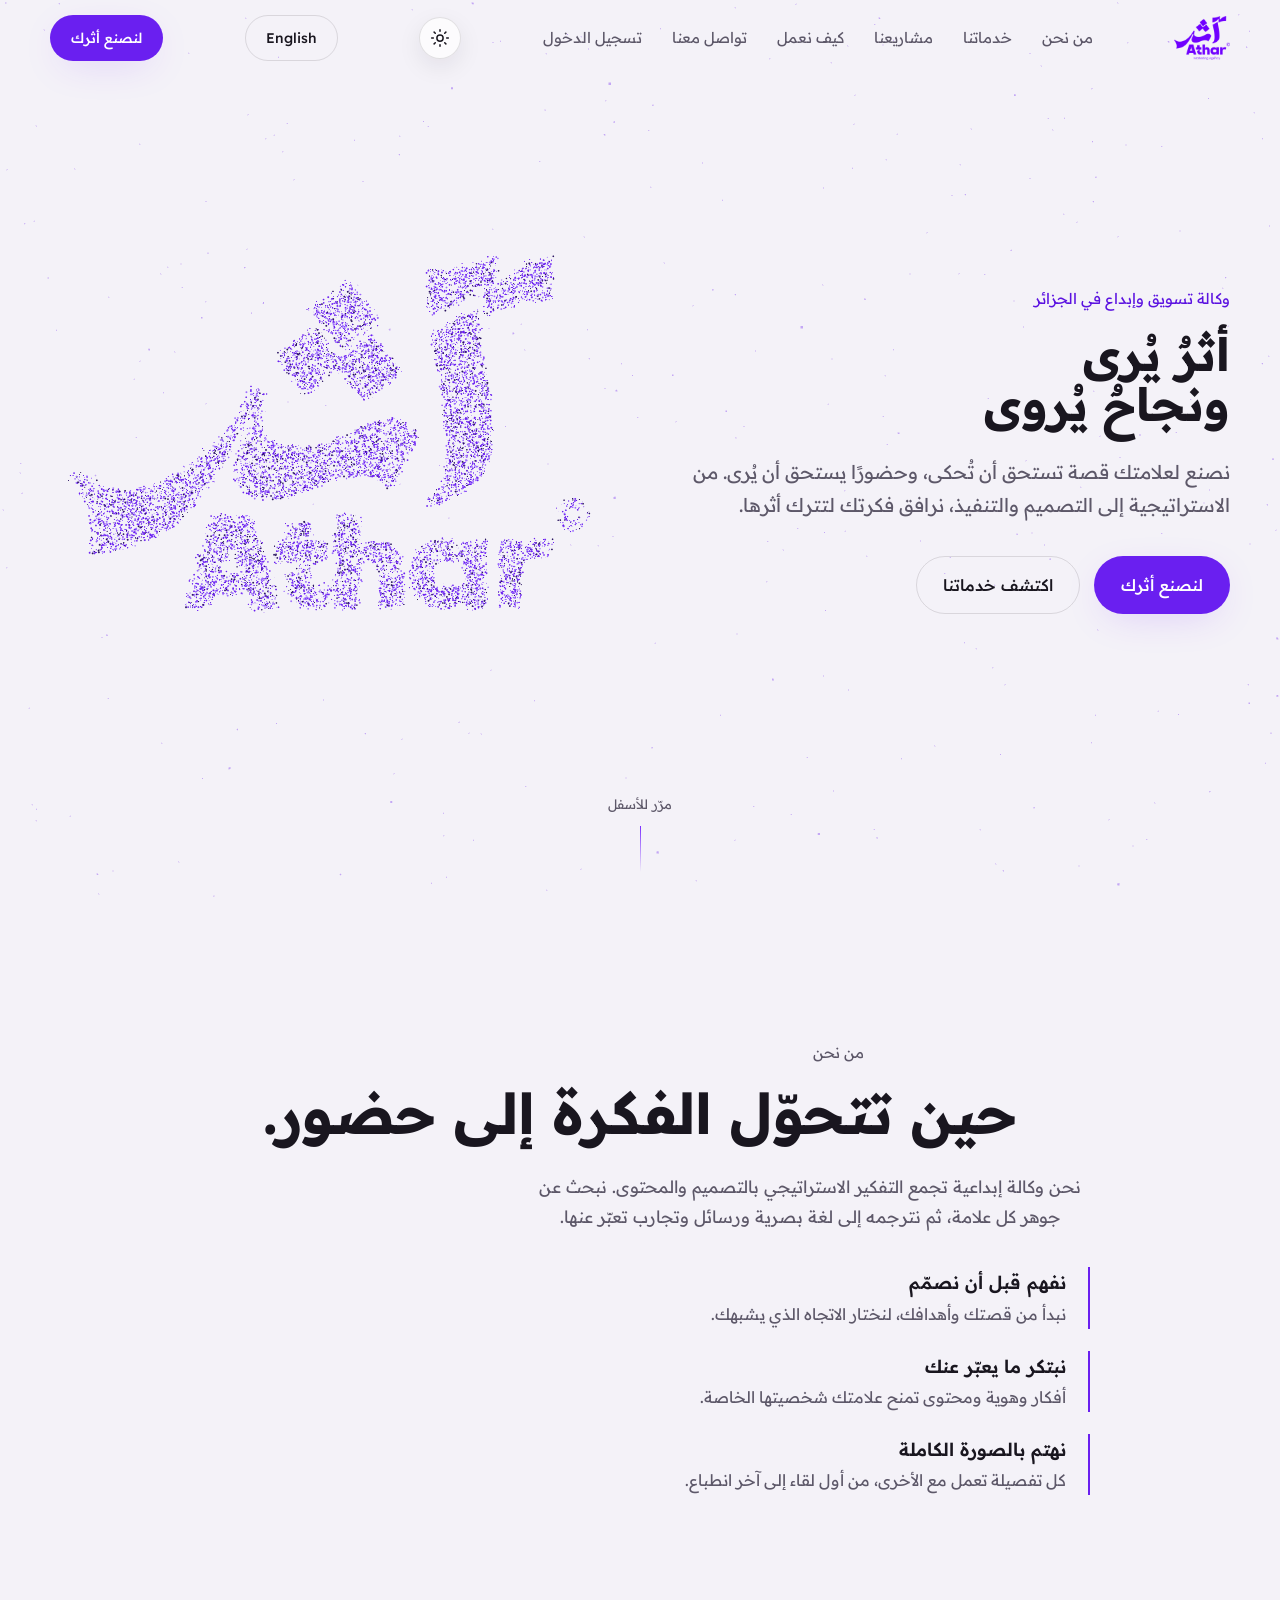
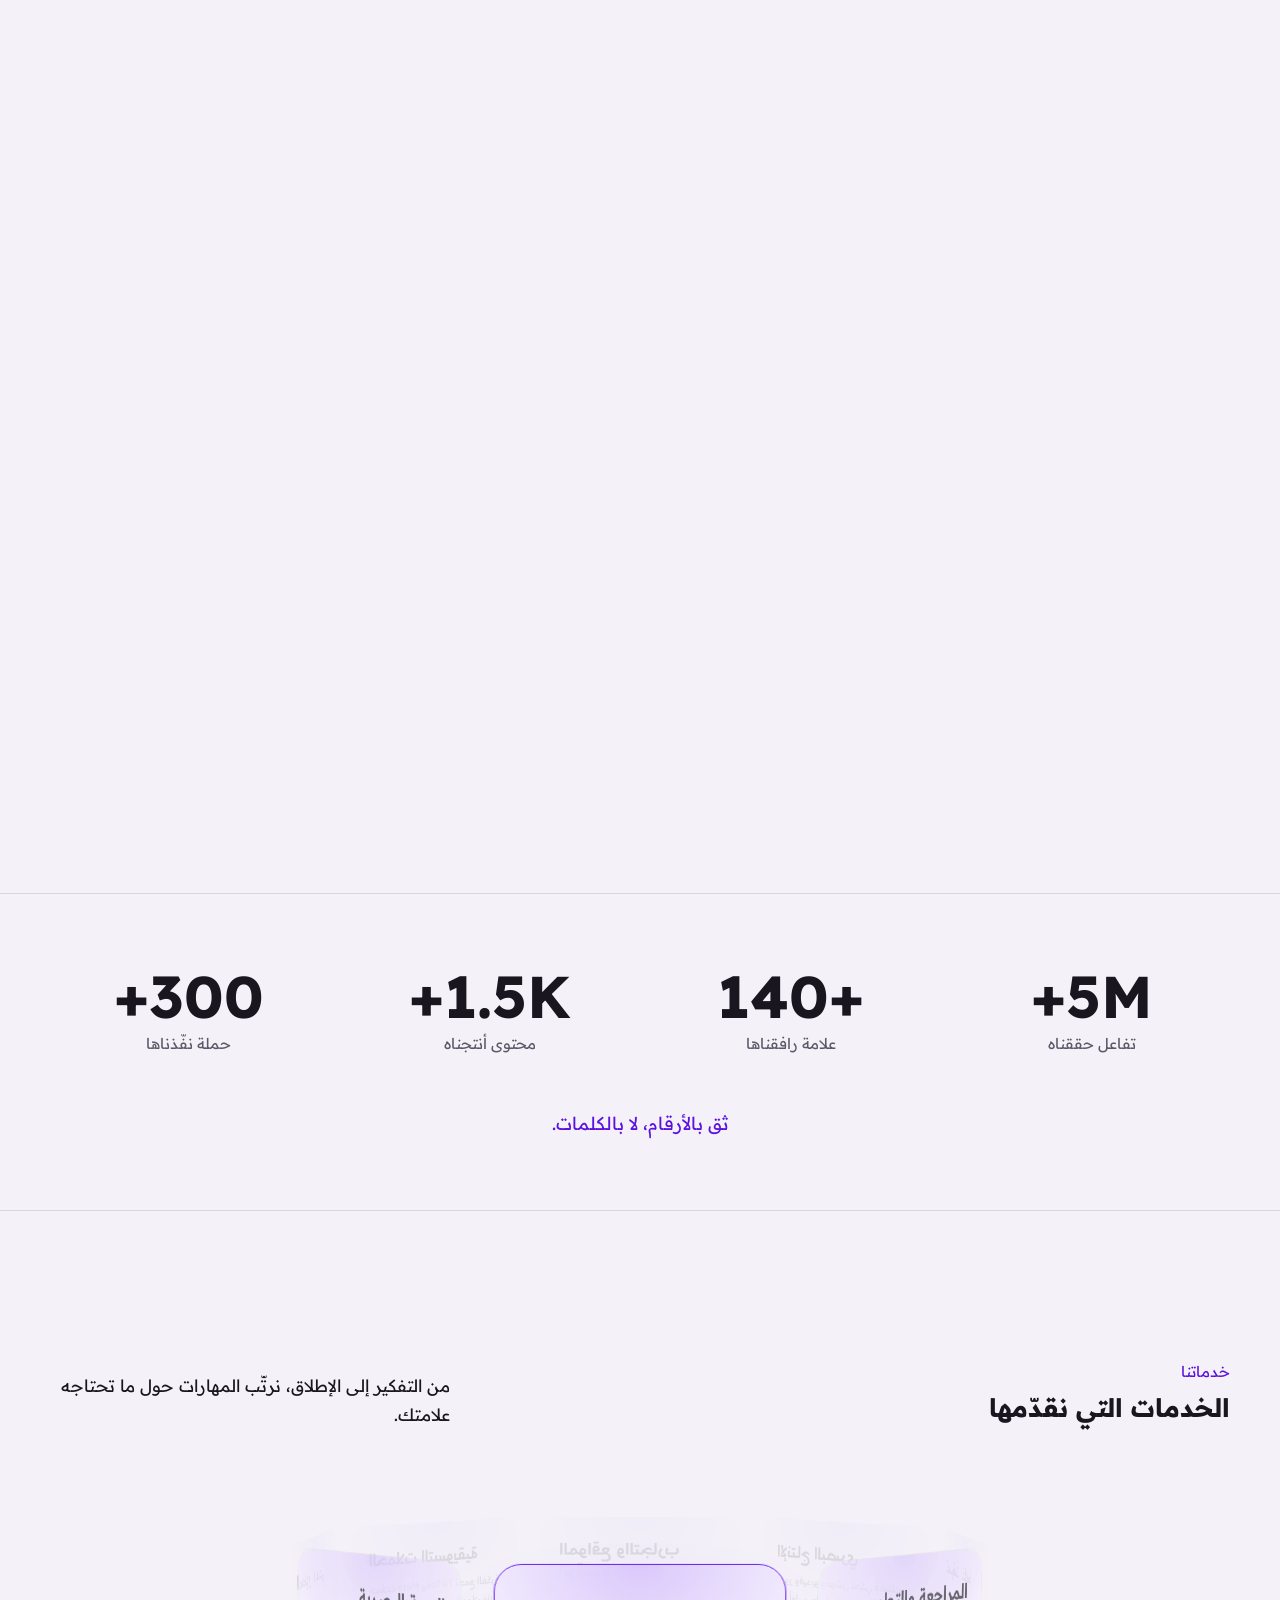
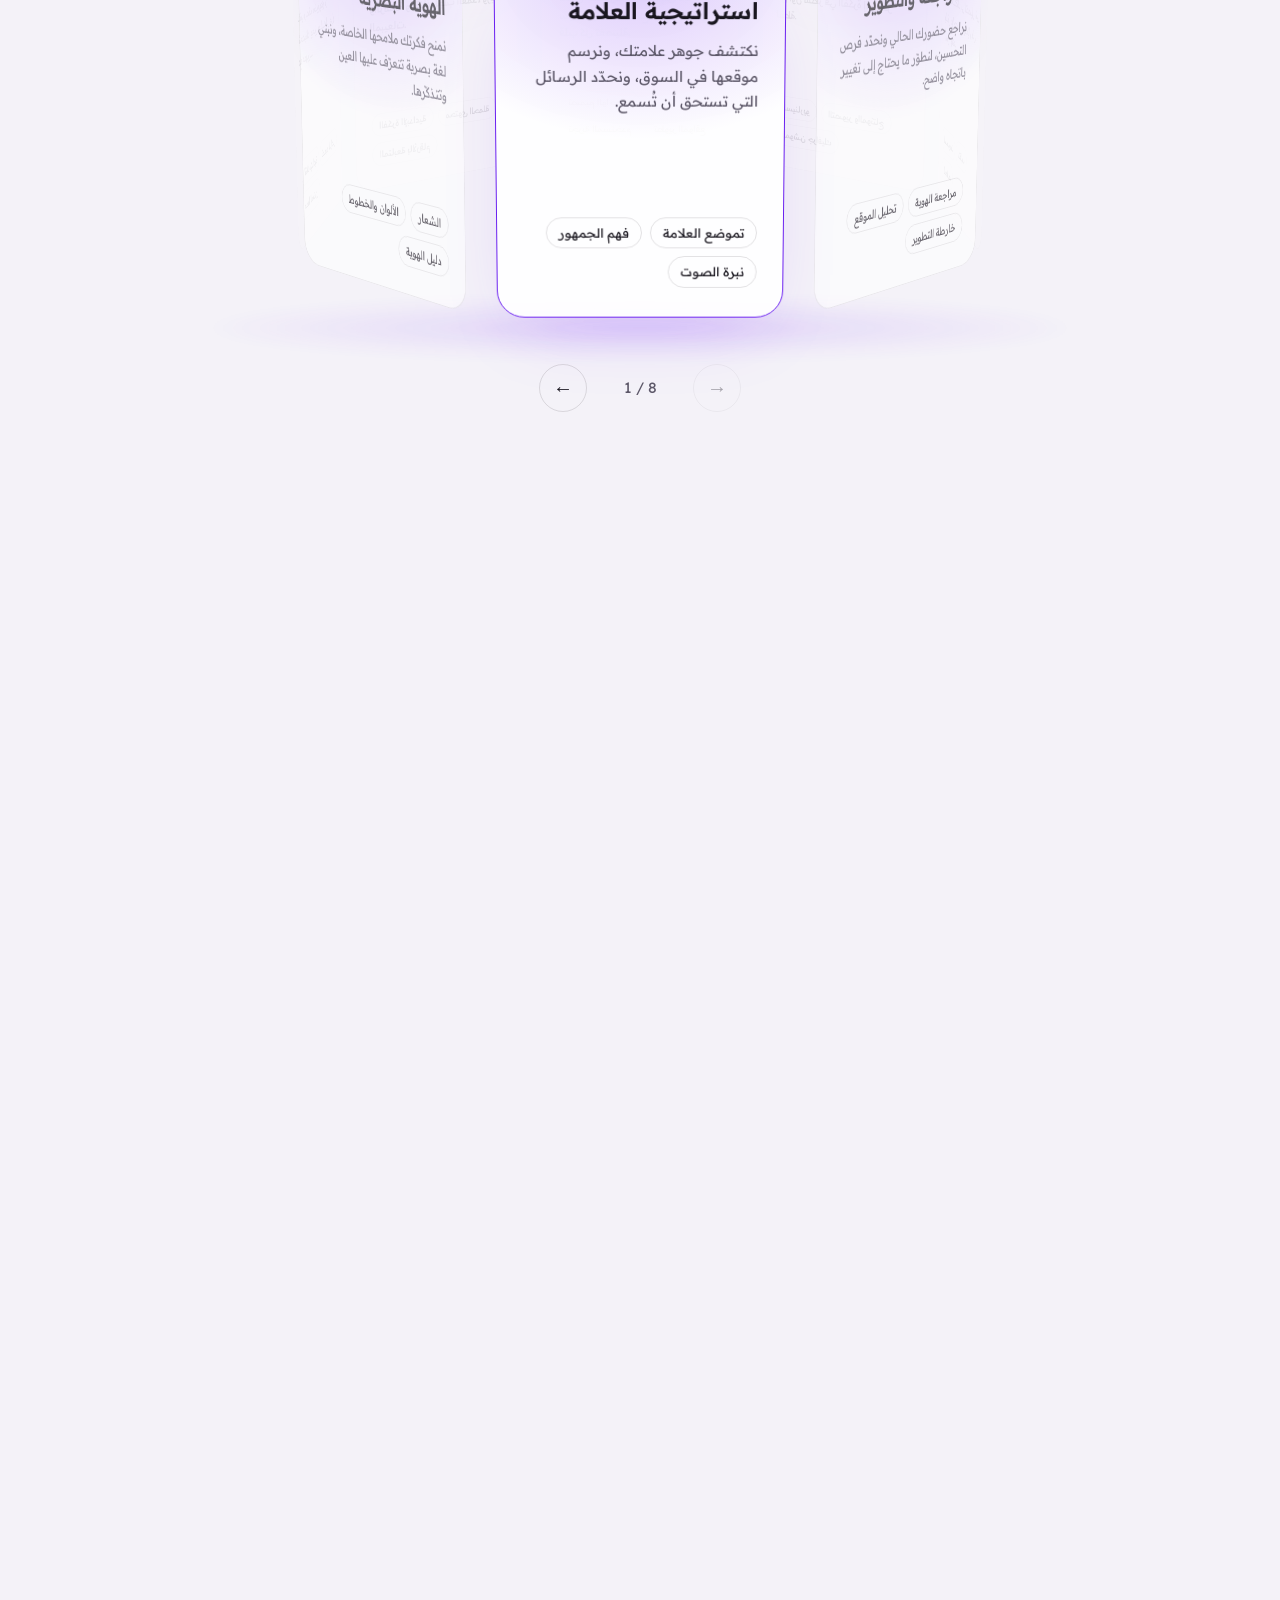
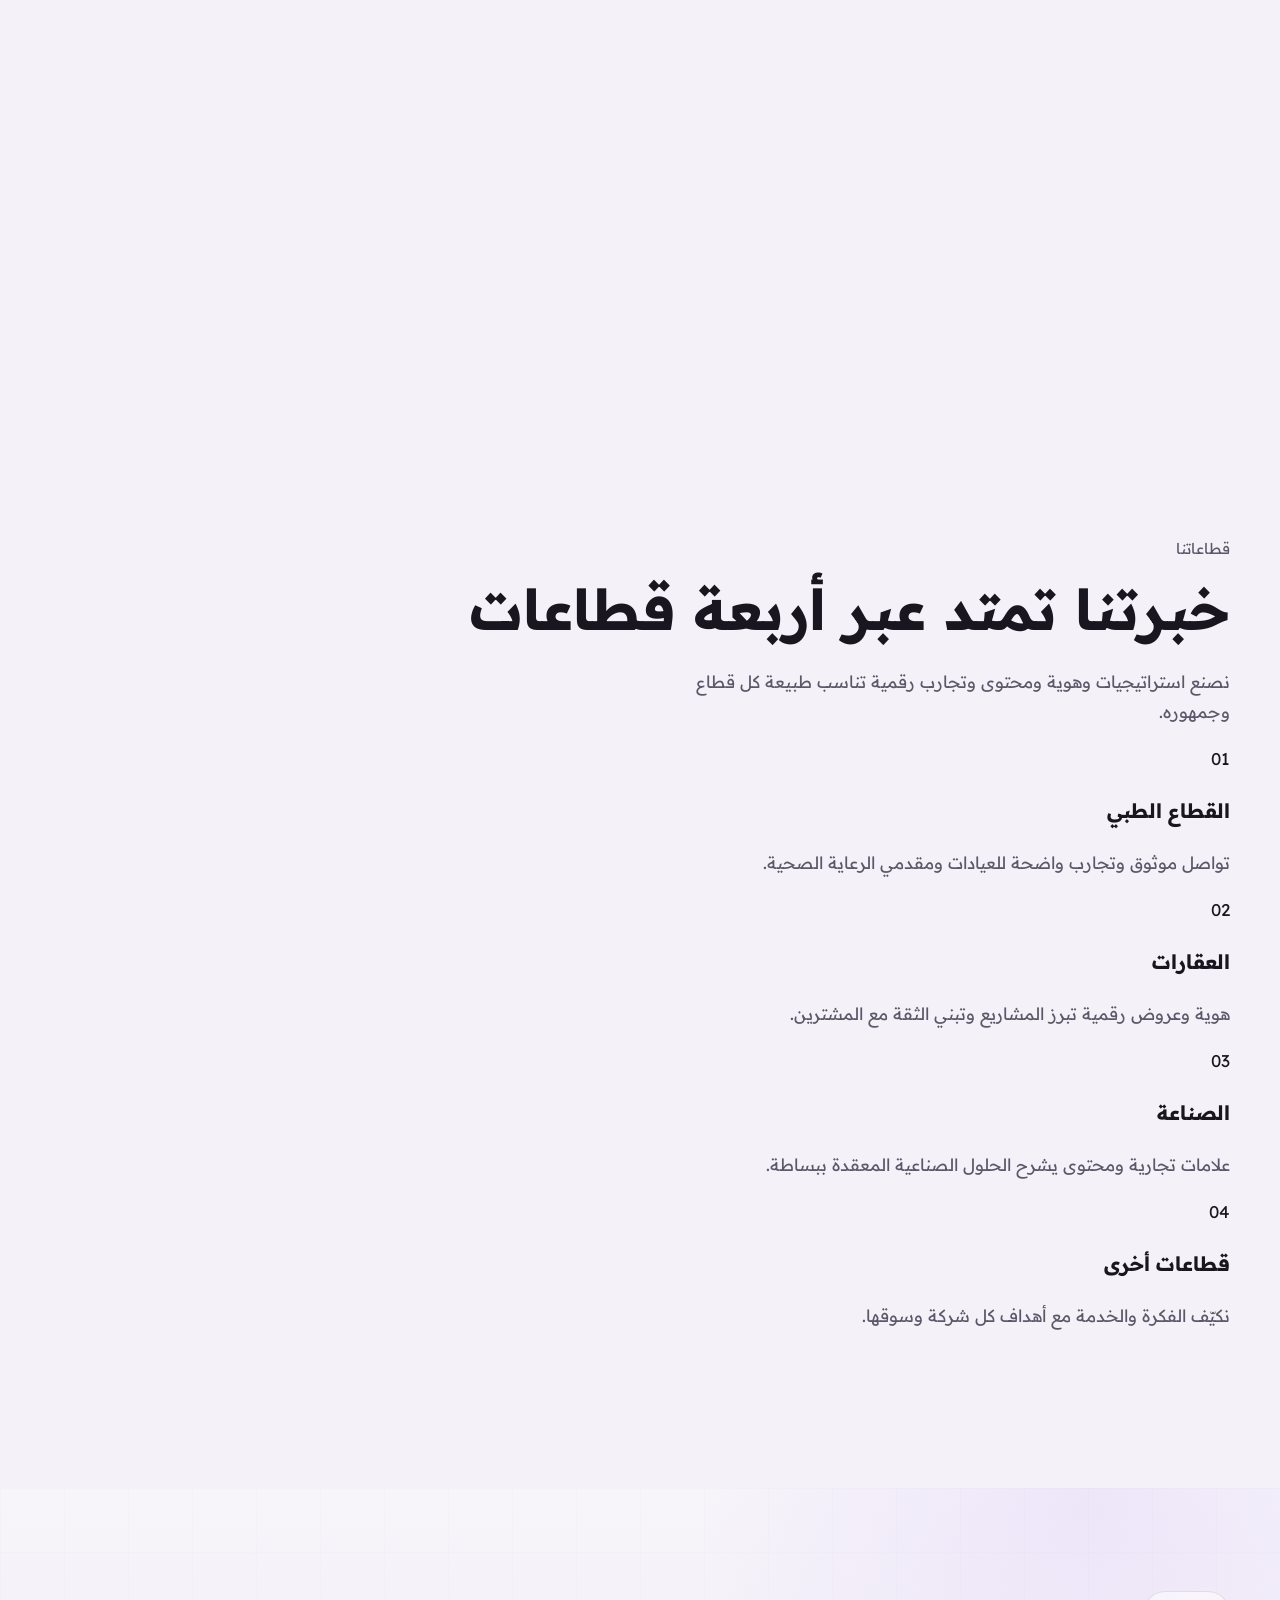
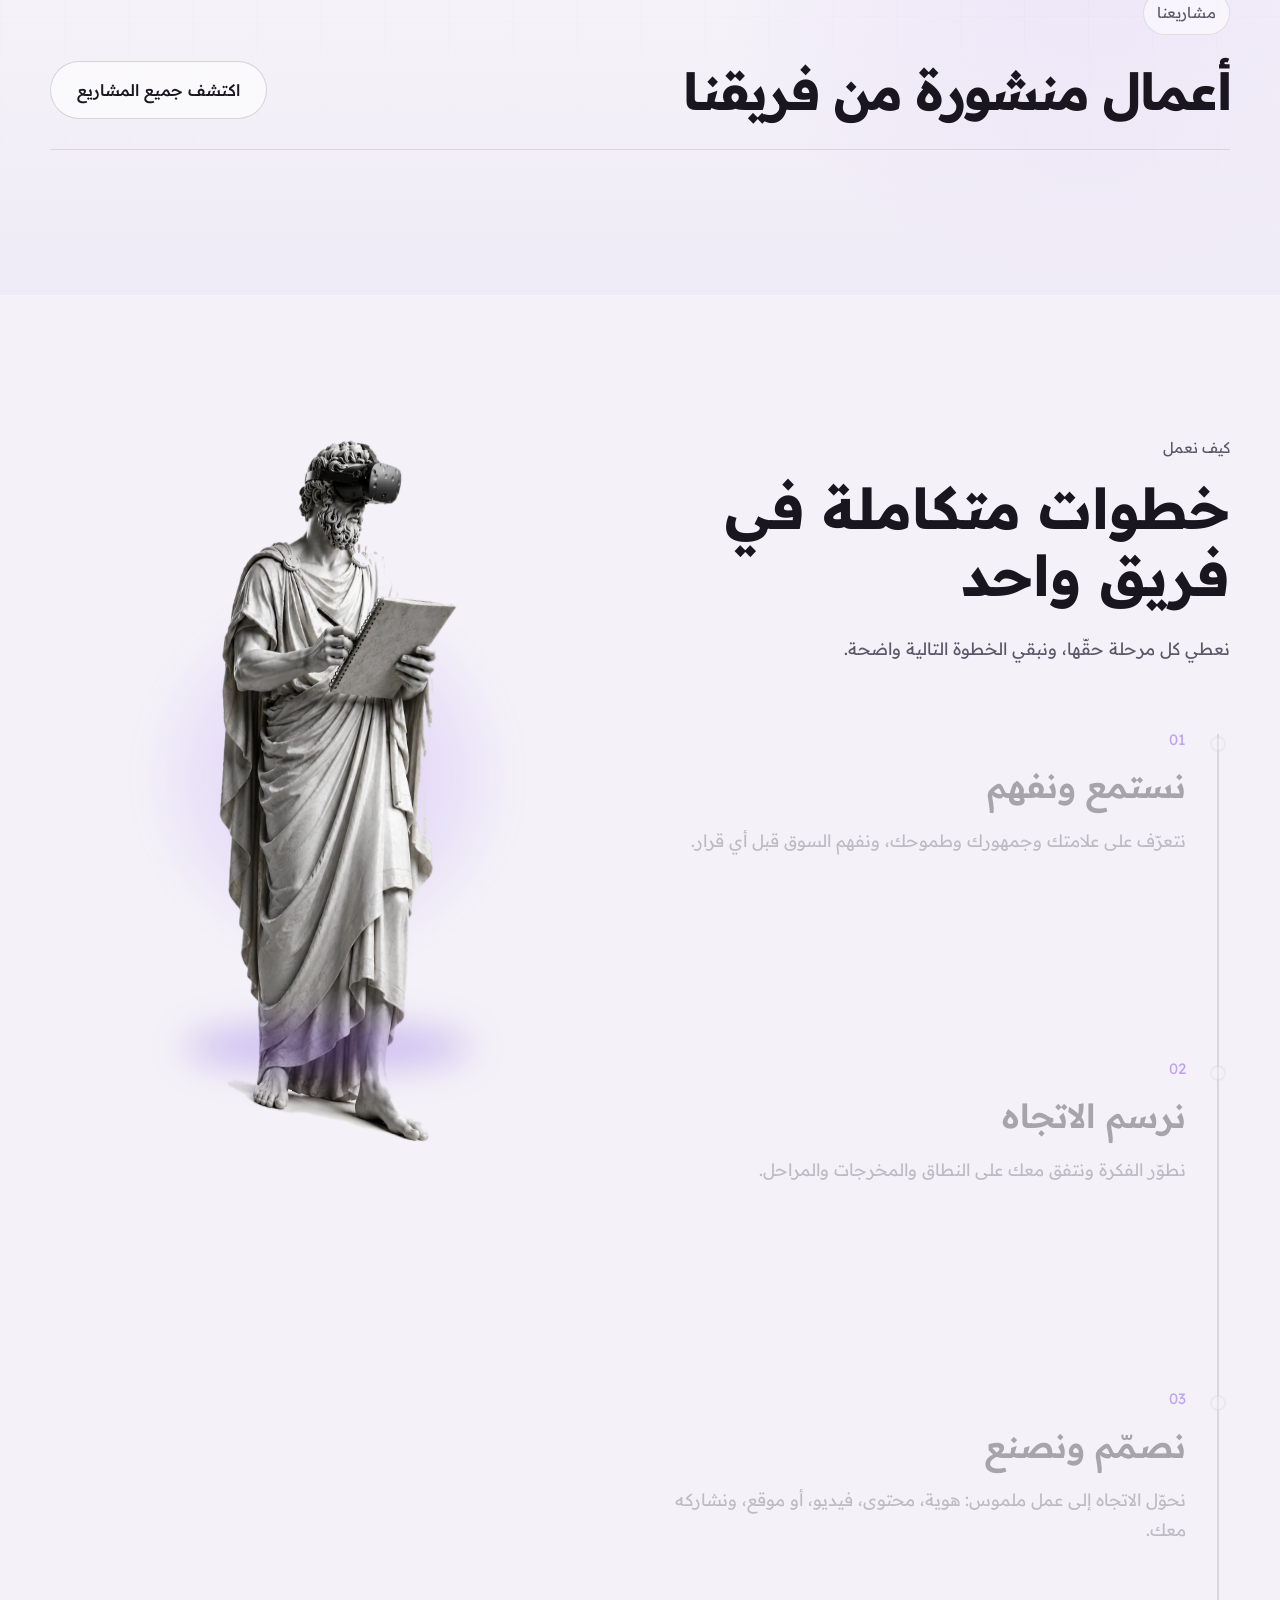
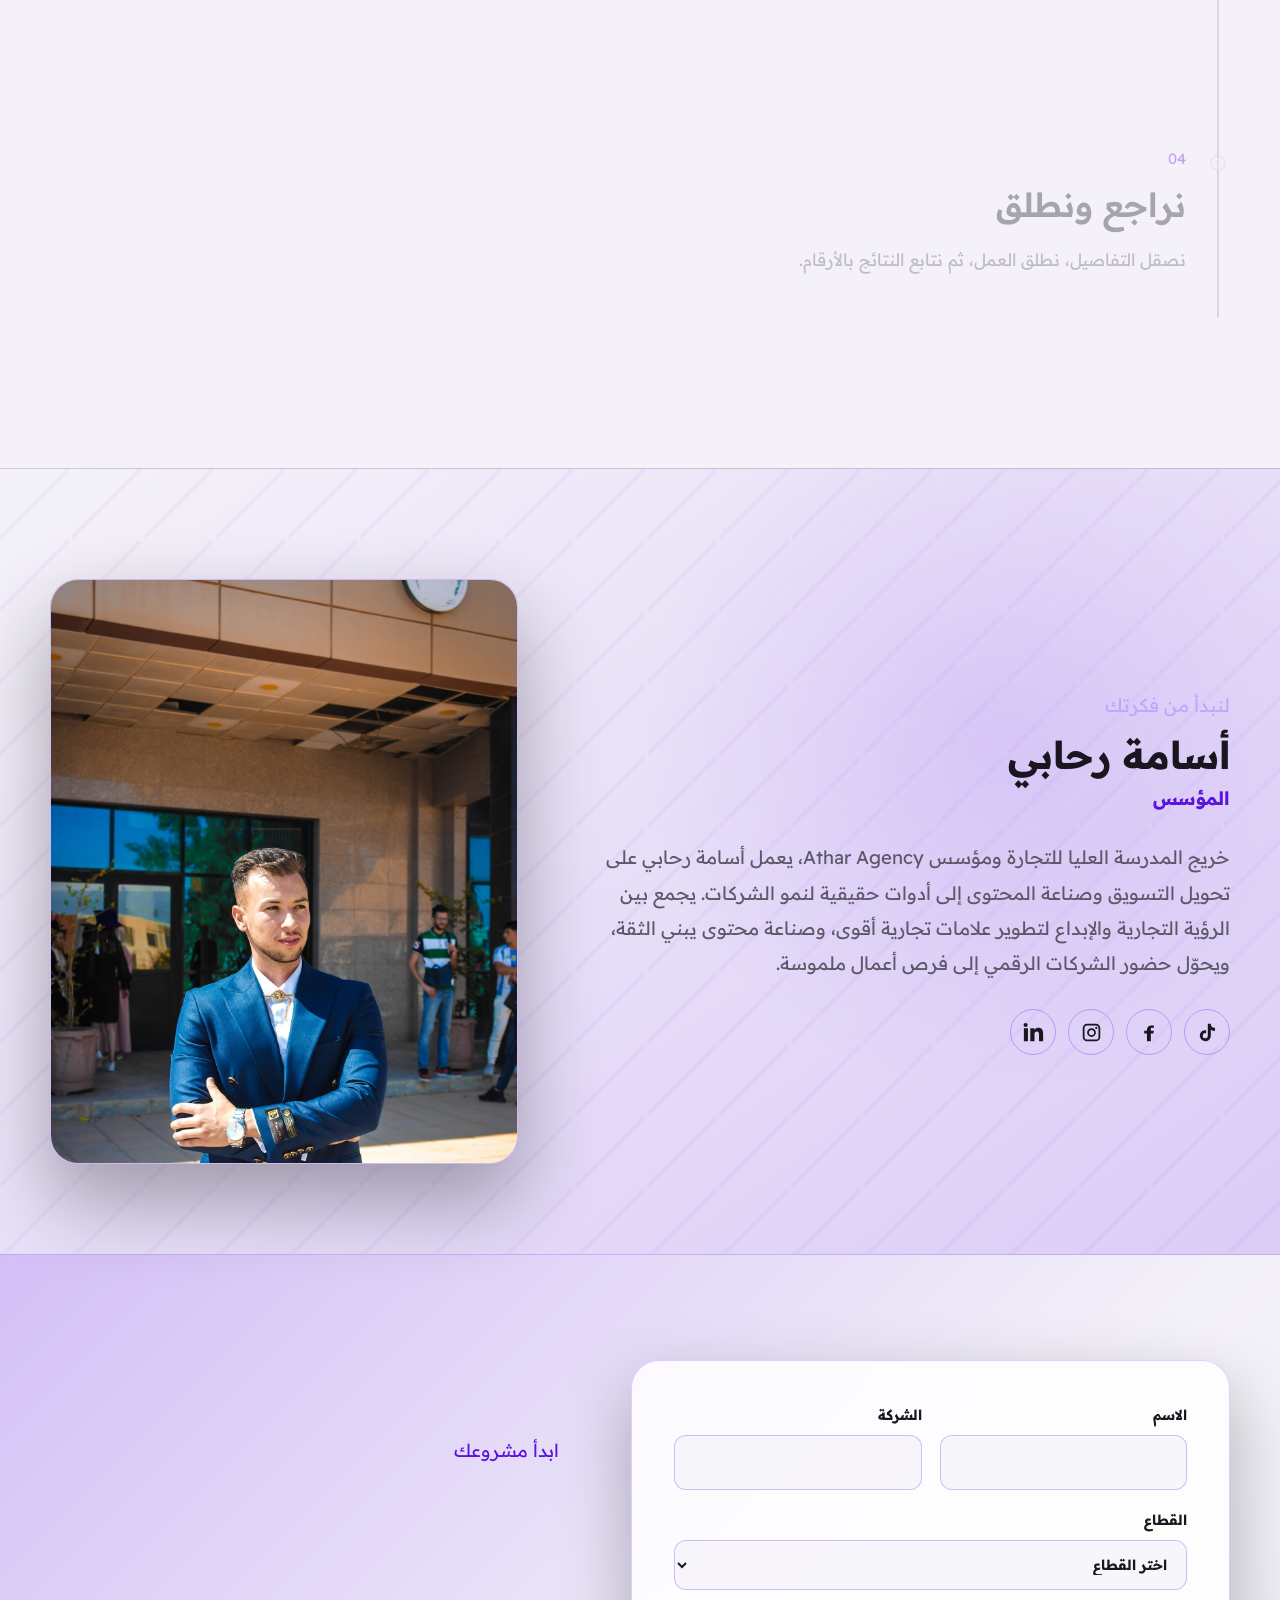
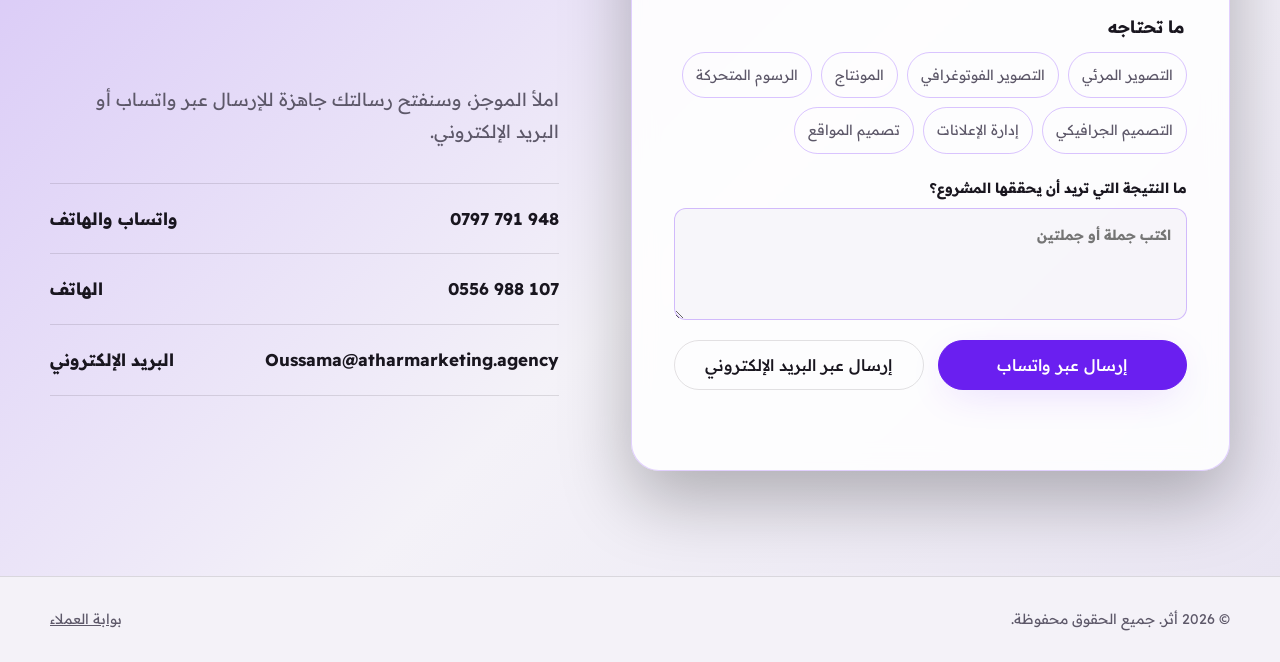
<file: index.html>
<!doctype html>
<html lang="ar" dir="rtl">
<head>
<meta charset="utf-8">
<meta name="viewport" content="width=device-width, initial-scale=1, viewport-fit=cover">
<meta name="theme-color" content="#17151d">
<script>try{const t=localStorage.getItem('athar.public.theme');if(t==='light'||t==='dark')document.documentElement.dataset.theme=t}catch{}</script>
<title>أثر — وكالة تسويق وإبداع</title>
<meta name="description" content="أثر وكالة تسويق وإبداع في الجزائر: استراتيجية، هوية بصرية، محتوى، حملات، مواقع وإنتاج بصري.">
<link rel="preconnect" href="https://fonts.googleapis.com">
<link rel="preconnect" href="https://fonts.gstatic.com" crossorigin>
<link href="https://fonts.googleapis.com/css2?family=Readex+Pro:wght@300;400;500;600;700&display=swap" rel="stylesheet">
<style>
:root{
  --bg:#171719; --bg-2:#1E1D23; --ink:#EDEBE6; --muted:#A29FAC; --violet:#7B2FFF; --violet-ink:#B99BFF;
  --lilac:#C9B3FF; --line:rgba(237,235,230,.12); --panel:rgba(30,29,36,.86); --glow:rgba(123,47,255,.42);
  --logo-filter:brightness(0) invert(1);
  --radius-l:28px; --radius-s:999px;
  color-scheme:dark;
  box-sizing:border-box;
  padding-top:env(safe-area-inset-top,0px);
  padding-bottom:env(safe-area-inset-bottom,0px);
}
@media (prefers-color-scheme: light){
  :root:not([data-theme="dark"]){
    --bg:#F4F2F8; --bg-2:#E9E5F2; --ink:#19161F; --muted:#5D5869; --violet:#6A1FF0; --violet-ink:#5B12E0;
    --lilac:#7B2FFF; --line:rgba(25,22,31,.12); --panel:rgba(255,255,255,.9); --glow:rgba(123,47,255,.22);
    --logo-filter:none; color-scheme:light;
  }
}
:root[data-theme="light"]{
  --bg:#F4F2F8; --bg-2:#E9E5F2; --ink:#19161F; --muted:#5D5869; --violet:#6A1FF0; --violet-ink:#5B12E0;
  --lilac:#7B2FFF; --line:rgba(25,22,31,.12); --panel:rgba(255,255,255,.9); --glow:rgba(123,47,255,.22);
  --logo-filter:none; color-scheme:light;
}
:root[data-theme="dark"]{
  --bg:#171719; --bg-2:#1E1D23; --ink:#EDEBE6; --muted:#A29FAC; --violet:#7B2FFF; --violet-ink:#B99BFF;
  --lilac:#C9B3FF; --line:rgba(237,235,230,.12); --panel:rgba(30,29,36,.86); --glow:rgba(123,47,255,.42);
  --logo-filter:brightness(0) invert(1); color-scheme:dark;
}
html{scroll-padding-top:env(safe-area-inset-top,0px);background:var(--bg);overflow-x:clip}
*,*::before,*::after{box-sizing:inherit}
body{margin:0;background:var(--bg);color:var(--ink);font-family:"Readex Pro","Segoe UI",Tahoma,"Noto Sans Arabic",sans-serif;
  font-size:17px;line-height:1.75;-webkit-font-smoothing:antialiased;overflow-x:clip}
img{max-width:100%;display:block}
a{color:inherit}
:focus-visible{outline:2px solid var(--lilac);outline-offset:4px;border-radius:8px}
.wrap{width:min(1180px,100% - 48px);margin-inline:auto}
.btn{display:inline-flex;align-items:center;gap:10px;padding:14px 26px;border-radius:var(--radius-s);font-weight:500;
  text-decoration:none;font-size:16px;transition:transform .25s ease, background .25s ease, border-color .25s ease;border:1px solid transparent;cursor:pointer;font-family:inherit}
.btn-main{background:var(--violet);color:#fff;box-shadow:0 10px 40px -12px var(--glow)}
.btn-main:hover{transform:translateY(-2px)}
.btn-ghost{border-color:var(--line);color:var(--ink);background:transparent}
.btn-ghost:hover{border-color:var(--lilac)}

/* NAV */
.nav{position:fixed;top:0;inset-inline:0;z-index:50;padding-top:env(safe-area-inset-top,0px);transition:background .3s ease, border-color .3s ease;border-bottom:1px solid transparent}
.nav.solid{background:color-mix(in srgb,var(--bg) 82%,transparent);backdrop-filter:blur(14px);-webkit-backdrop-filter:blur(14px);border-color:var(--line)}
.nav .wrap{display:flex;align-items:center;justify-content:space-between;height:76px;gap:24px}
.nav-logo img{height:44px;width:auto;filter:var(--logo-filter)}
.nav-links{display:flex;gap:30px;font-size:15px}
.nav-links a{text-decoration:none;color:var(--muted);transition:color .2s}
.nav-links a:hover{color:var(--ink)}
.nav .btn{padding:10px 20px;font-size:14px}

/* HERO */
.hero{position:relative;height:100vh;height:100svh;min-height:620px;overflow:hidden}
#gl{position:absolute;inset:0;width:100%;height:100%;display:block}
.hero-fallback{display:none;position:absolute;inset-inline-end:8%;top:50%;transform:translateY(-50%);width:min(38vw,460px);filter:var(--logo-filter);opacity:.9}
.no-webgl .hero-fallback{display:block}
.hero .wrap{position:relative;height:100%;display:grid;grid-template-columns:1fr 1fr;align-items:center;pointer-events:none}
.hero-text{pointer-events:auto;max-width:540px}
.hero-kicker{color:var(--violet-ink);font-size:15px;margin:0 0 18px}
.hero h1{font-size:clamp(46px,6.4vw,92px);line-height:1.12;margin:0 0 26px;font-weight:700;letter-spacing:0}
.hero h1 .line{display:block;perspective:700px}
.hero h1 .w{display:inline-block;transform-origin:50% 100%}
.hero p.lead{font-size:clamp(16px,1.5vw,19px);color:var(--muted);margin:0 0 34px;max-width:46ch}
.hero-ctas{display:flex;gap:14px;flex-wrap:wrap}
.scroll-hint{position:absolute;bottom:28px;inset-inline-start:50%;transform:translateX(50%);display:flex;flex-direction:column;align-items:center;gap:10px;font-size:13px;color:var(--muted);pointer-events:none}
.scroll-hint i{width:1px;height:46px;background:linear-gradient(var(--lilac),transparent);transform-origin:top;animation:drip 2.2s ease-in-out infinite}
@keyframes drip{0%{transform:scaleY(0);opacity:1}60%{transform:scaleY(1);opacity:1}100%{transform:scaleY(1);opacity:0}}

/* SECTION BASE */
section{position:relative}
.sec{padding:140px 0}
.sec-label{color:var(--violet-ink);font-size:15px;margin:0 0 14px}
.sec h2{font-size:clamp(34px,4.4vw,60px);line-height:1.2;margin:0 0 24px;font-weight:700}
.sec p{color:var(--muted);max-width:56ch}

/* ABOUT with floating statue */
.about .wrap{display:grid;grid-template-columns:1fr;gap:54px;align-items:center}.about .wrap>div:first-child{width:min(100%,900px);margin-inline:auto;text-align:center}.about-points{text-align:start}
.statue-stage{position:relative;width:min(100%,980px);margin-inline:auto;aspect-ratio:1/0.82;perspective:1100px}
.statue-tilt{position:absolute;inset:0;transform-style:preserve-3d;will-change:transform}
.statue-glow{position:absolute;inset:12% 14%;border-radius:50%;background:radial-gradient(closest-side,var(--glow),transparent);filter:blur(10px);transform:translateZ(-120px)}
.statue-float{position:absolute;inset:0;display:flex;align-items:center;justify-content:center;transform-style:preserve-3d;animation:float 7s ease-in-out infinite}
.statue-float img{width:100%;transform:translateZ(40px)}
.statue-shadow{position:absolute;left:22%;right:22%;bottom:4%;height:34px;border-radius:50%;background:radial-gradient(closest-side,rgba(0,0,0,.35),transparent);transform:rotateX(80deg) translateZ(-40px);animation:shadow 7s ease-in-out infinite}
@keyframes shadow{0%,100%{opacity:.9;transform:rotateX(80deg) scale(1)}50%{opacity:.5;transform:rotateX(80deg) scale(.82)}}
@keyframes float{0%,100%{transform:translateY(-10px) rotateZ(-1.5deg)}50%{transform:translateY(14px) rotateZ(1.5deg)}}
.orbit{position:absolute;left:50%;top:50%;border:1px solid color-mix(in srgb,var(--lilac) 55%,transparent);border-radius:50%;transform-style:preserve-3d}
.orbit.o1{width:96%;aspect-ratio:1;margin:-48% 0 0 -48%;animation:spin1 16s linear infinite}
.orbit.o2{width:74%;aspect-ratio:1;margin:-37% 0 0 -37%;border-style:dashed;opacity:.6;animation:spin2 24s linear infinite}
.orbit::after{content:"";position:absolute;width:12px;height:12px;border-radius:50%;background:var(--violet);box-shadow:0 0 18px 4px var(--glow);top:-6px;left:calc(50% - 6px)}
@keyframes spin1{from{transform:rotateX(74deg) rotateY(8deg) rotateZ(0)}to{transform:rotateX(74deg) rotateY(8deg) rotateZ(360deg)}}
@keyframes spin2{from{transform:rotateX(68deg) rotateY(-14deg) rotateZ(360deg)}to{transform:rotateX(68deg) rotateY(-14deg) rotateZ(0)}}
.about-points{list-style:none;padding:0;margin:36px 0 0;display:grid;gap:22px}
.about-points li{padding-inline-start:22px;border-inline-start:2px solid var(--violet)}
.about-points b{display:block;font-weight:600;color:var(--ink);font-size:18px}
.about-points span{color:var(--muted);font-size:16px}

/* STATS */
.stats{border-block:1px solid var(--line);padding:70px 0}
.stats .wrap{display:grid;grid-template-columns:repeat(4,1fr);gap:24px;text-align:center}
.stat strong{display:block;font-size:clamp(38px,4.6vw,64px);font-weight:700;line-height:1.1;direction:ltr;color:var(--ink)}
.stat span{color:var(--muted);font-size:15px}
.stats-quote{grid-column:1/-1;margin:26px 0 0;color:var(--violet-ink);font-size:18px}

/* SERVICES 3D RING */
.services{min-height:100vh;min-height:100svh;display:flex;flex-direction:column;justify-content:center;padding:110px 0 60px;overflow:hidden}
.services-head{display:flex;justify-content:space-between;align-items:flex-end;gap:30px;margin-bottom:10px}
.services-head h2{margin:0}
.services-head p{margin:0;max-width:40ch}
.ring-stage{position:relative;height:min(470px,58vh);perspective:1600px;perspective-origin:50% 35%;margin-top:20px;touch-action:pan-y}
.ring{position:absolute;left:50%;top:50%;width:0;height:0;transform-style:preserve-3d;will-change:transform}
.card{position:absolute;width:var(--cw);height:var(--ch);left:calc(var(--cw) / -2);top:calc(var(--ch) / -2);
  border-radius:var(--radius-l);border:1px solid var(--line);background:var(--panel);padding:30px 26px;
  display:flex;flex-direction:column;transition:border-color .3s, box-shadow .3s;}
.card::before{content:"";position:absolute;inset:0;border-radius:inherit;background:radial-gradient(120% 70% at 50% 0%,color-mix(in srgb,var(--violet) 24%,transparent),transparent 70%);pointer-events:none}
.card.active{border-color:var(--violet);box-shadow:0 30px 80px -30px var(--glow)}
.card h3{font-size:23px;margin:0 0 12px;font-weight:600;line-height:1.35;position:relative}
.card p{font-size:15px;color:var(--muted);margin:0;line-height:1.7;position:relative}
.card ul{list-style:none;margin:auto 0 0;padding:0;display:flex;flex-wrap:wrap;gap:8px;position:relative}
.card li{font-size:13px;border:1px solid var(--line);border-radius:var(--radius-s);padding:4px 12px;color:var(--ink)}
.ring-floor{position:absolute;left:50%;bottom:-6%;width:70%;height:60px;transform:translateX(-50%);border-radius:50%;background:radial-gradient(closest-side,var(--glow),transparent);filter:blur(8px);opacity:.8}
.ring-ctrl{display:flex;justify-content:center;align-items:center;gap:18px;margin-top:34px}
.ring-ctrl button{width:48px;height:48px;border-radius:50%;border:1px solid var(--line);background:transparent;color:var(--ink);font-size:20px;cursor:pointer;transition:border-color .2s}
.ring-ctrl button:hover{border-color:var(--lilac)}
.ring-count{min-width:70px;text-align:center;color:var(--muted);direction:ltr;font-size:15px}

/* PROCESS */
.process .wrap{display:grid;grid-template-columns:1fr 1fr;gap:70px}
.process-visual{position:sticky;top:12vh;height:76vh;perspective:1000px;display:flex;align-items:center;justify-content:center}
.process-visual img{position:relative;height:100%;width:auto;max-width:100%;object-fit:contain;will-change:transform}
.process-visual img{animation:processFloat 5.5s ease-in-out infinite}
.process-visual::after{content:"";position:absolute;width:52%;height:7%;bottom:7%;border-radius:50%;background:rgba(89,25,211,.24);filter:blur(18px);animation:processShadow 5.5s ease-in-out infinite}
@keyframes processFloat{0%,100%{translate:0 0}50%{translate:0 -24px}}@keyframes processShadow{0%,100%{scale:1;opacity:.5}50%{scale:.78;opacity:.24}}
.process-visual::before{content:"";position:absolute;width:70%;aspect-ratio:1;border-radius:50%;background:radial-gradient(closest-side,var(--glow),transparent);filter:blur(10px)}
.steps{position:relative;list-style:none;margin:60px 0 0;padding:0 0 0;padding-inline-start:44px}
.steps::before,.steps .fill{content:"";position:absolute;inset-inline-start:11px;top:10px;bottom:10px;width:2px;background:var(--line)}
.steps .fill{background:var(--violet);transform-origin:top;transform:scaleY(0)}
.step{position:relative;padding:0 0 22vh;opacity:.35;transition:opacity .4s}
.step:last-child{padding-bottom:6vh}
.step.on{opacity:1}
.step::before{content:"";position:absolute;inset-inline-start:-40px;top:12px;width:16px;height:16px;border-radius:50%;background:var(--bg);border:2px solid var(--line);transition:border-color .4s, background .4s}
.step.on::before{border-color:var(--violet);background:var(--violet)}
.step-n{color:var(--violet-ink);font-size:15px;direction:ltr;display:inline-block}
.step h3{font-size:clamp(26px,2.6vw,36px);margin:4px 0 10px;font-weight:600}
.step p{margin:0}

/* CONTACT */
.contact{padding:0;text-align:initial;overflow:hidden;background:var(--bg);color:var(--ink)}
.contact-intro{padding:110px 0 90px;background:linear-gradient(145deg,var(--bg) 0%,color-mix(in srgb,var(--bg) 82%,var(--violet)) 100%);position:relative;isolation:isolate;border-top:1px solid var(--line)}
.contact-intro::before{content:"";position:absolute;inset:0;opacity:.55;z-index:-1;background-image:radial-gradient(circle at 78% 34%,color-mix(in srgb,var(--violet) 22%,transparent),transparent 32%),linear-gradient(135deg,transparent 45%,color-mix(in srgb,var(--lilac) 8%,transparent) 46% 49%,transparent 50%);background-size:auto,72px 72px}
.contact-intro-grid{display:grid;grid-template-columns:minmax(0,1.15fr) minmax(300px,.85fr);gap:80px;align-items:center}
.contact-intro-copy{text-align:start}.contact-intro .sec-label{color:#bda6ff}
.contact-intro h2{font-size:clamp(42px,5vw,78px);max-width:10ch;margin:14px 0 26px;color:#fff}
.contact-intro p{margin:0;max-width:62ch;color:var(--muted);font-size:clamp(17px,1.45vw,21px);line-height:1.9}
.contact-profile-name{font-size:clamp(30px,3vw,48px)!important;line-height:1.15!important;margin:10px 0 4px!important;color:var(--ink)!important;font-weight:700}.contact-profile-role{color:var(--violet-ink)!important;font-weight:700;margin:0 0 24px!important}.contact-socials{display:flex;gap:12px;margin-top:28px}.contact-socials a{width:46px;height:46px;border:1px solid color-mix(in srgb,var(--lilac) 36%,transparent);border-radius:50%;display:grid;place-items:center;color:var(--ink);text-decoration:none;transition:transform .2s,background .2s,border-color .2s}.contact-socials a:hover{transform:translateY(-4px);background:var(--violet);border-color:var(--violet);color:#fff}.contact-socials svg{display:block;width:21px;height:21px;fill:currentColor}.trusted-client-marquee{direction:ltr}
.contact-portrait{aspect-ratio:4/5;max-height:620px;border:1px solid color-mix(in srgb,var(--lilac) 24%,transparent);border-radius:var(--radius-l);background:radial-gradient(circle at 50% 35%,color-mix(in srgb,var(--violet) 46%,transparent),transparent 43%),var(--bg-2);display:grid;place-items:center;overflow:hidden;box-shadow:0 36px 80px rgba(0,0,0,.32)}
.contact-portrait img{width:100%;height:100%;object-fit:cover;object-position:center 34%;filter:none}
.contact-project{background:linear-gradient(135deg,color-mix(in srgb,var(--bg) 76%,var(--violet)) 0%,var(--bg) 58%,var(--bg-2) 100%);padding:105px 0;border-top:1px solid color-mix(in srgb,var(--violet) 30%,transparent)}.contact-project-grid{display:grid;grid-template-columns:minmax(0,1fr) minmax(0,.85fr);gap:72px;align-items:center}
.contact-project-copy{order:2;text-align:start}.contact-project-copy .sec-label{color:var(--violet-ink)}
.contact-project-copy h2{font-size:clamp(48px,6vw,90px);line-height:1.03;max-width:8ch;margin:12px 0 24px;color:#fff}
.contact-project-copy>p{margin:0 0 34px;color:var(--muted);font-size:18px;line-height:1.8}
.contact-lines{border-top:1px solid var(--line);display:grid;color:var(--ink)}
.contact-lines a{padding:20px 0;border-bottom:1px solid var(--line);text-decoration:none;direction:ltr;display:flex;justify-content:space-between;gap:18px;font-weight:700}
.contact-lines a span{min-width:0;overflow-wrap:anywhere}
.contact-lines a:hover{color:var(--violet-ink);background:color-mix(in srgb,var(--violet) 8%,transparent)}
.contact-brief{order:1;background:color-mix(in srgb,var(--panel) 94%,transparent);padding:42px;color:var(--ink);border:1px solid color-mix(in srgb,var(--lilac) 22%,transparent);border-radius:var(--radius-l);box-shadow:0 28px 70px rgba(0,0,0,.28);backdrop-filter:blur(12px);scroll-margin-top:96px}
.contact-brief-grid{display:grid;grid-template-columns:1fr 1fr;gap:18px}.contact-field{display:grid;gap:8px;font-weight:700;font-size:14px}.contact-field--wide{grid-column:1/-1}
.contact-field input,.contact-field select,.contact-field textarea{width:100%;border:1px solid color-mix(in srgb,var(--lilac) 30%,transparent);background:color-mix(in srgb,var(--bg) 68%,transparent);color:var(--ink);padding:14px 15px;font:inherit;border-radius:12px;outline:none}
.contact-field select option{color:#111}.contact-field textarea{min-height:112px;resize:vertical}
.contact-field input:focus,.contact-field select:focus,.contact-field textarea:focus{border-color:#bda6ff;box-shadow:0 0 0 3px rgba(189,166,255,.15)}
.contact-services{border:0;padding:0;margin:22px 0;display:flex;flex-wrap:wrap;gap:9px}.contact-services legend{width:100%;font-weight:700;margin-bottom:10px}
.contact-chip input{position:absolute;opacity:0;pointer-events:none}.contact-chip span{display:block;border:1px solid color-mix(in srgb,var(--lilac) 28%,transparent);border-radius:999px;padding:10px 13px;cursor:pointer;color:var(--muted);font-size:14px;transition:background .2s,border-color .2s,color .2s}.contact-chip input:checked+span{background:var(--violet);color:#fff;border-color:var(--violet)}
.contact-submit{display:flex;gap:14px;margin-top:20px}.contact-submit .btn{flex:1;text-align:center;justify-content:center}.contact-submit .btn-main{background:var(--violet);color:#fff;border-color:var(--violet)}.contact-submit .btn-ghost{color:var(--ink);border-color:var(--line)}
.contact-form-status{min-height:24px;margin:14px 0 0!important;color:#c9d7e2!important;font-size:14px!important}.contact-form-status a{color:#fff;font-weight:700}
footer{border-top:1px solid var(--line);padding:30px 0;font-size:14px;color:var(--muted)}
footer .wrap{display:flex;justify-content:space-between;gap:20px;flex-wrap:wrap}

/* Responsive */
@media (max-width: 900px){
  .nav-links{display:none}
  .hero .wrap{grid-template-columns:1fr;align-items:end;padding-bottom:110px}
  .hero-text{max-width:none}
  .hero h1{font-size:clamp(40px,11vw,64px);margin-bottom:16px}
  .hero p.lead{margin-bottom:24px}
  .hero-fallback{inset-inline-end:50%;transform:translateX(50%);top:16%;width:70vw}
  .sec{padding:100px 0}
  .about .wrap,.process .wrap{grid-template-columns:1fr;gap:30px}
  .statue-stage{order:-1}
  .stats .wrap{grid-template-columns:repeat(2,1fr);gap:34px 18px}
  .services{padding:92px 0 24px}
  .services-head{flex-direction:column;align-items:flex-start;gap:8px}
  .services-head p{font-size:15px}
  .ring-stage{height:340px;margin-top:6px}
  .ring-ctrl{margin-top:14px}
  .card{padding:22px 20px}
  .card h3{font-size:20px}
  .card p{font-size:14px}
  .process-visual{position:relative;top:0;height:52vh}
  .steps{margin-top:20px}
  .step{padding-bottom:12vh}
  .contact{scroll-margin-top:76px}.contact-intro-grid,.contact-project-grid{grid-template-columns:1fr;gap:42px}.contact-portrait{width:min(100%,420px);margin-inline:auto;aspect-ratio:4/5}.contact-project-copy{order:1}.contact-brief{order:2}
}
@media (max-width: 600px){
  .wrap{width:calc(100% - 32px)}
  .sec{padding:82px 0}.stats{padding:54px 0}.stats .wrap{gap:28px 12px}.stat strong{font-size:38px}.stat span{font-size:13px}
  .contact-intro{padding:76px 0 64px}.contact-project{padding:72px 0}.contact-intro-grid,.contact-project-grid{gap:32px}
  .contact-intro-copy,.contact-project-copy{text-align:center}.contact-intro-copy>p,.contact-project-copy>p{margin-inline:auto}.contact-intro h2,.contact-project-copy h2{font-size:clamp(38px,12vw,52px);max-width:none;margin-inline:auto}.contact-socials{justify-content:center}.contact-portrait{width:min(100%,360px);aspect-ratio:4/5;border-radius:22px}
  .contact-brief{width:100%;padding:24px 16px;border-radius:22px}.contact-brief-grid{grid-template-columns:1fr;gap:16px}.contact-field--wide{grid-column:auto}.contact-field{text-align:start}.contact-field input,.contact-field select{min-height:52px}.contact-services{display:grid;grid-template-columns:repeat(2,minmax(0,1fr));gap:10px}.contact-services legend{grid-column:1/-1;text-align:start}.contact-chip{min-width:0}.contact-chip span{height:100%;display:grid;place-items:center;padding:10px 8px;text-align:center;line-height:1.4}.contact-submit{flex-direction:column}.contact-submit .btn{width:100%;min-height:52px}
  .contact-lines a{flex-wrap:wrap;padding:17px 0;text-align:start}.contact-lines a span:last-child{margin-inline-start:auto}
  footer .wrap{justify-content:center;text-align:center}
}
@media (max-width: 360px){.contact-services{grid-template-columns:1fr}.contact-services legend{grid-column:auto}}
@media (prefers-reduced-motion: reduce){
  .statue-float,.statue-shadow,.orbit,.scroll-hint i,.process-visual img,.process-visual::after{animation:none}
  .step{opacity:1}
}
</style>
  <link rel="stylesheet" href="css/landing3d.css?v=20261118-2">
<link rel="stylesheet" href="css/portfolio-showcase.css?v=20261120-3">
</head>
<body>
<header class="nav" id="nav">
  <div class="wrap">
    <a class="nav-logo" href="#top" aria-label="أثر، العودة إلى الأعلى"><img src="[data-uri]" alt="Athar Marketing Agency"></a>
    <button class="menu-toggle" type="button" aria-label="فتح القائمة" aria-expanded="false" aria-controls="main-navigation">☰</button>
    <nav class="nav-links" id="main-navigation" aria-label="القائمة الرئيسية">
      <a href="#about">من نحن</a><a href="#services">خدماتنا</a><a href="projects.html?lang=ar">مشاريعنا</a><a href="#how">كيف نعمل</a><a href="#contact">تواصل معنا</a><a href="login.html">تسجيل الدخول</a>
    </nav>
    <button id="theme-switch" class="theme-switch" type="button" data-light-label-ar="الوضع الفاتح" data-dark-label-ar="الوضع الداكن" data-light-label-en="Light mode" data-dark-label-en="Dark mode" aria-label="الوضع الفاتح"><span class="theme-sun" aria-hidden="true"><svg viewBox="0 0 24 24"><circle cx="12" cy="12" r="3.75"/><path d="M12 2v2M12 20v2M4.93 4.93l1.42 1.42M17.65 17.65l1.42 1.42M2 12h2M20 12h2M4.93 19.07l1.42-1.42M17.65 6.35l1.42-1.42"/></svg></span><span class="theme-moon" aria-hidden="true"><svg viewBox="0 0 24 24"><path d="M20.2 15.2A8.4 8.4 0 0 1 8.8 3.8 8.6 8.6 0 1 0 20.2 15.2Z"/></svg></span></button>
    <a id="language-switch" class="btn btn-ghost language-switch" href="landing.html?lang=en" lang="en" hreflang="en" aria-label="Switch to English"><span>English</span></a>
    <a class="btn btn-main" href="#contact-brief">لنصنع أثرك</a>
  </div>
</header>

<main id="top">
  <section class="hero" aria-label="أثر">
    <canvas id="gl" aria-hidden="true"></canvas>
    <img class="hero-fallback" src="[data-uri]" alt="">
    <div class="wrap">
      <div class="hero-text">
        <p class="hero-kicker" data-in>وكالة تسويق وإبداع في الجزائر</p>
        <h1 id="h1"><span class="line" data-ar="أثرٌ يُرى" data-en="Impact you can see">أثرٌ يُرى</span><span class="line" data-ar="ونجاحٌ يُروى" data-en="Success worth sharing">ونجاحٌ يُروى</span></h1>
        <p class="lead" data-in>نصنع لعلامتك قصة تستحق أن تُحكى، وحضورًا يستحق أن يُرى. من الاستراتيجية إلى التصميم والتنفيذ، نرافق فكرتك لتترك أثرها.</p>
        <div class="hero-ctas" data-in>
          <a class="btn btn-main" href="#contact">لنصنع أثرك</a>
          <a class="btn btn-ghost" href="#services">اكتشف خدماتنا</a>
        </div>
      </div>
      <div class="hero-showreel" id="hero-showreel" hidden aria-label="Athar presentation video"><div id="hero-showreel-media"></div></div>
    </div>
    <div class="scroll-hint" aria-hidden="true"><span>مرّر للأسفل</span><i></i></div>
  </section>

  <section class="sec about" id="about">
    <div class="wrap">
      <div>
        <p class="sec-label">من نحن</p>
        <h2>حين تتحوّل الفكرة إلى حضور.</h2>
        <p>نحن وكالة إبداعية تجمع التفكير الاستراتيجي بالتصميم والمحتوى. نبحث عن جوهر كل علامة، ثم نترجمه إلى لغة بصرية ورسائل وتجارب تعبّر عنها.</p>
        <ul class="about-points">
          <li><b>نفهم قبل أن نصمّم</b><span>نبدأ من قصتك وأهدافك، لنختار الاتجاه الذي يشبهك.</span></li>
          <li><b>نبتكر ما يعبّر عنك</b><span>أفكار وهوية ومحتوى تمنح علامتك شخصيتها الخاصة.</span></li>
          <li><b>نهتم بالصورة الكاملة</b><span>كل تفصيلة تعمل مع الأخرى، من أول لقاء إلى آخر انطباع.</span></li>
        </ul>
      </div>
      <div class="statue-stage" id="statueStage" aria-hidden="true">
        <div class="statue-tilt" id="statueTilt">
          <div class="statue-glow"></div>
          <div class="statue-shadow"></div>
          <div class="orbit o2"></div>
          <div class="statue-float"><img src="[data-uri]" alt=""></div>
          <div class="orbit o1"></div>
        </div>
      </div>
    </div>
  </section>

  <section class="stats" aria-label="أرقامنا">
    <div class="wrap">
      <div class="stat"><strong data-count="5" data-pre="+" data-suf="M">+5M</strong><span>تفاعل حققناه</span></div>
      <div class="stat"><strong data-count="140" data-suf="+">140+</strong><span>علامة رافقناها</span></div>
      <div class="stat"><strong data-count="1.5" data-pre="+" data-suf="K" data-dec="1">+1.5K</strong><span>محتوى أنتجناه</span></div>
      <div class="stat"><strong data-count="300" data-pre="+">+300</strong><span>حملة نفّذناها</span></div>
      <p class="stats-quote">ثق بالأرقام، لا بالكلمات.</p>
    </div>
  </section>

  <section class="services" id="services">
    <div class="wrap">
      <div class="services-head">
        <div><p class="sec-label">خدماتنا</p><h2>الخدمات التي نقدّمها</h2></div>
        <p>من التفكير إلى الإطلاق، نرتّب المهارات حول ما تحتاجه علامتك.</p>
      </div>
    </div>
    <div class="ring-stage" id="ringStage">
      <div class="ring-floor"></div>
      <div class="ring" id="ring" role="list"></div>
    </div>
    <div class="ring-ctrl">
      <button id="prevBtn" aria-label="الخدمة السابقة">→</button>
      <span class="ring-count" id="ringCount" aria-live="polite">1 / 8</span>
      <button id="nextBtn" aria-label="الخدمة التالية">←</button>
    </div>
  </section>

  <section class="sec sector-section" id="sectors" aria-labelledby="sector-title">
    <div class="wrap">
      <p class="sec-label" data-ar="قطاعاتنا" data-en="OUR SECTORS">قطاعاتنا</p>
      <h2 id="sector-title" data-ar="خبرتنا تمتد عبر أربعة قطاعات" data-en="Four sectors. One creative partner.">خبرتنا تمتد عبر أربعة قطاعات</h2>
      <p class="sector-intro" data-ar="نصنع استراتيجيات وهوية ومحتوى وتجارب رقمية تناسب طبيعة كل قطاع وجمهوره." data-en="We shape strategy, identity, content, and digital experiences around each sector and its audience.">نصنع استراتيجيات وهوية ومحتوى وتجارب رقمية تناسب طبيعة كل قطاع وجمهوره.</p>
      <div class="sector-grid">
        <article class="sector-card"><span class="sector-number">01</span><h3 data-ar="القطاع الطبي" data-en="Medical">القطاع الطبي</h3><p data-ar="تواصل موثوق وتجارب واضحة للعيادات ومقدمي الرعاية الصحية." data-en="Trusted communications and clear experiences for clinics and healthcare providers.">تواصل موثوق وتجارب واضحة للعيادات ومقدمي الرعاية الصحية.</p></article>
        <article class="sector-card"><span class="sector-number">02</span><h3 data-ar="العقارات" data-en="Real estate">العقارات</h3><p data-ar="هوية وعروض رقمية تبرز المشاريع وتبني الثقة مع المشترين." data-en="Branding and digital showcases that bring developments to life and build buyer confidence.">هوية وعروض رقمية تبرز المشاريع وتبني الثقة مع المشترين.</p></article>
        <article class="sector-card"><span class="sector-number">03</span><h3 data-ar="الصناعة" data-en="Industry">الصناعة</h3><p data-ar="علامات تجارية ومحتوى يشرح الحلول الصناعية المعقدة ببساطة." data-en="Brand systems and content that make complex industrial solutions easy to understand.">علامات تجارية ومحتوى يشرح الحلول الصناعية المعقدة ببساطة.</p></article>
        <article class="sector-card"><span class="sector-number">04</span><h3 data-ar="قطاعات أخرى" data-en="Other sectors">قطاعات أخرى</h3><p data-ar="نكيّف الفكرة والخدمة مع أهداف كل شركة وسوقها." data-en="We tailor the idea and service to each company, market, and goal.">نكيّف الفكرة والخدمة مع أهداف كل شركة وسوقها.</p></article>
      </div>
    </div>
  </section>

  <section class="sec portfolio-section" aria-labelledby="home-projects-title">
    <div class="wrap">
      <p class="sec-label" data-ar="مشاريعنا" data-en="OUR PROJECTS">مشاريعنا</p>
      <div class="portfolio-section-heading">
        <h2 id="home-projects-title" data-ar="أعمال منشورة من فريقنا" data-en="Selected work from our team">أعمال منشورة من فريقنا</h2>
        <a class="btn btn-ghost" href="projects.html" data-ar="اكتشف جميع المشاريع" data-en="Explore all projects">اكتشف جميع المشاريع</a>
      </div>
      <div id="portfolio-preview" class="portfolio-preview" aria-live="polite" aria-busy="true"></div>
    </div>
  </section>

  <section class="sec process" id="how">
    <div class="wrap">
      <div>
        <p class="sec-label">كيف نعمل</p>
        <h2>خطوات متكاملة في فريق واحد</h2>
        <p>نعطي كل مرحلة حقّها، ونبقي الخطوة التالية واضحة.</p>
        <ol class="steps" id="steps">
          <li class="fill" id="stepsFill" aria-hidden="true"></li>
          <li class="step"><span class="step-n">01</span><h3>نستمع ونفهم</h3><p>نتعرّف على علامتك وجمهورك وطموحك، ونفهم السوق قبل أي قرار.</p></li>
          <li class="step"><span class="step-n">02</span><h3>نرسم الاتجاه</h3><p>نطوّر الفكرة ونتفق معك على النطاق والمخرجات والمراحل.</p></li>
          <li class="step"><span class="step-n">03</span><h3>نصمّم ونصنع</h3><p>نحوّل الاتجاه إلى عمل ملموس: هوية، محتوى، فيديو، أو موقع، ونشاركه معك.</p></li>
          <li class="step"><span class="step-n">04</span><h3>نراجع ونطلق</h3><p>نصقل التفاصيل، نطلق العمل، ثم نتابع النتائج بالأرقام.</p></li>
        </ol>
      </div>
      <div class="process-visual" aria-hidden="true"><img id="writer" src="[data-uri]" alt=""></div>
    </div>
  </section>

  <section class="trusted-clients" id="trusted-clients" hidden aria-labelledby="trusted-clients-title">
    <div class="wrap trusted-clients-head">
      <p class="sec-label">ثقة نبني عليها</p>
      <h2 id="trusted-clients-title">عملاء وضعوا ثقتهم في أثر</h2>
    </div>
    <div class="trusted-client-marquee" aria-label="عملاؤنا"><div class="trusted-client-track" id="trusted-client-track"></div></div>
  </section>

  <section class="contact" id="contact">
    <div class="contact-intro">
      <div class="wrap contact-intro-grid">
        <div class="contact-intro-copy"><p class="sec-label" id="profile-kicker" data-ar="لنبدأ من فكرتك" data-en="Start with your idea">لنبدأ من فكرتك</p><h2 id="profile-heading" hidden>فريق واحد لفكرة تستحق أن تكبر.</h2><h3 class="contact-profile-name" id="profile-name">أسامة رحابي</h3><p class="contact-profile-role" id="profile-role">المؤسس</p><p id="profile-bio">خريج المدرسة العليا للتجارة ومؤسس Athar Agency، يعمل أسامة رحابي على تحويل التسويق وصناعة المحتوى إلى أدوات حقيقية لنمو الشركات. يجمع بين الرؤية التجارية والإبداع لتطوير علامات تجارية أقوى، وصناعة محتوى يبني الثقة، ويحوّل حضور الشركات الرقمي إلى فرص أعمال ملموسة.</p><nav class="contact-socials" id="profile-socials" aria-label="شبكات التواصل الاجتماعي"><a data-social="tiktok" href="https://www.tiktok.com/@atharagency0" aria-label="TikTok" target="_blank" rel="noopener"><svg viewBox="0 0 24 24" aria-hidden="true"><path d="M19.59 6.69a4.83 4.83 0 0 1-3.77-4.25V2h-3.45v13.67a2.89 2.89 0 1 1-2-2.75V9.4a6.33 6.33 0 1 0 5.45 6.27V8.73a8.2 8.2 0 0 0 4.77 1.52V6.82c-.34 0-.67-.04-1-.13Z"/></svg></a><a data-social="facebook" href="https://www.facebook.com/atharagency0/?locale=fr_FR" aria-label="Facebook" target="_blank" rel="noopener"><svg viewBox="0 0 24 24" aria-hidden="true"><path d="M13.5 22v-9h3l.5-3h-3.5V8.1c0-.87.29-1.46 1.5-1.46h2V4.06c-.35-.05-1.55-.15-2.96-.15-2.93 0-4.94 1.79-4.94 5.08V10H6v3h3.1v9h4.4Z"/></svg></a><a data-social="instagram" href="https://www.instagram.com/athar_agency_dz/" aria-label="Instagram" target="_blank" rel="noopener"><svg viewBox="0 0 24 24" aria-hidden="true"><path d="M7 2h10a5 5 0 0 1 5 5v10a5 5 0 0 1-5 5H7a5 5 0 0 1-5-5V7a5 5 0 0 1 5-5Zm0 2a3 3 0 0 0-3 3v10a3 3 0 0 0 3 3h10a3 3 0 0 0 3-3V7a3 3 0 0 0-3-3H7Zm10.5 1.5a1.25 1.25 0 1 1 0 2.5 1.25 1.25 0 0 1 0-2.5ZM12 7a5 5 0 1 1 0 10 5 5 0 0 1 0-10Zm0 2a3 3 0 1 0 0 6 3 3 0 0 0 0-6Z"/></svg></a><a data-social="linkedin" href="https://dz.linkedin.com/company/athar-agenccy" aria-label="LinkedIn" target="_blank" rel="noopener"><svg viewBox="0 0 24 24" aria-hidden="true"><path d="M5.34 3.5A2.34 2.34 0 1 1 .66 3.5a2.34 2.34 0 0 1 4.68 0ZM1 7h4.68v15H1V7Zm7.35 0h4.49v2.05h.06c.63-1.18 2.15-2.43 4.43-2.43C22.07 6.62 23 9.74 23 13.8V22h-4.68v-7.27c0-1.73-.03-3.96-2.42-3.96-2.42 0-2.79 1.89-2.79 3.84V22H8.35V7Z"/></svg></a></nav></div>
        <div class="contact-portrait" aria-label="أسامة رحابي"><img id="profile-photo" src="assets/images/oussama-rahabi-profile.jpeg" alt="أسامة رحابي"></div>
      </div>
    </div>
    <div class="contact-project">
      <div class="wrap contact-project-grid">
        <div class="contact-project-copy"><p class="sec-label">ابدأ مشروعك</p><h2>حدّثنا عن مشروعك</h2><p>املأ الموجز، وسنفتح رسالتك جاهزة للإرسال عبر واتساب أو البريد الإلكتروني.</p>
          <div class="contact-lines">
            <a href="https://wa.me/213797791948" target="_blank" rel="noopener"><span>واتساب والهاتف</span><span>0797 791 948</span></a>
            <a href="tel:+213556988107"><span>الهاتف</span><span>0556 988 107</span></a>
            <a href="mailto:Oussama@atharmarketing.agency"><span>البريد الإلكتروني</span><span>Oussama@atharmarketing.agency</span></a>
          </div>
        </div>
        <form class="contact-brief" id="contact-brief">
          <div class="contact-brief-grid">
            <label class="contact-field"><span>الاسم</span><input name="name" required autocomplete="name"></label><label class="contact-field"><span>الشركة</span><input name="company" required autocomplete="organization"></label>
            <label class="contact-field contact-field--wide"><span>القطاع</span><select name="sector" required><option value="">اختر القطاع</option><option>التجارة والخدمات</option><option>العقارات</option><option>الصناعة</option><option>الصحة والجمال</option><option>قطاع آخر</option></select></label>
          </div>
          <fieldset class="contact-services"><legend>ما تحتاجه</legend>
            <label class="contact-chip"><input type="checkbox" name="services" value="التصوير المرئي"><span>التصوير المرئي</span></label><label class="contact-chip"><input type="checkbox" name="services" value="التصوير الفوتوغرافي"><span>التصوير الفوتوغرافي</span></label><label class="contact-chip"><input type="checkbox" name="services" value="المونتاج"><span>المونتاج</span></label><label class="contact-chip"><input type="checkbox" name="services" value="الرسوم المتحركة"><span>الرسوم المتحركة</span></label><label class="contact-chip"><input type="checkbox" name="services" value="التصميم الجرافيكي"><span>التصميم الجرافيكي</span></label><label class="contact-chip"><input type="checkbox" name="services" value="إدارة الإعلانات"><span>إدارة الإعلانات</span></label><label class="contact-chip"><input type="checkbox" name="services" value="تصميم المواقع"><span>تصميم المواقع</span></label>
          </fieldset>
          <label class="contact-field"><span>ما النتيجة التي تريد أن يحققها المشروع؟</span><textarea name="outcome" required placeholder="اكتب جملة أو جملتين"></textarea></label>
          <div class="contact-submit"><button class="btn btn-main" type="submit" name="channel" value="whatsapp">إرسال عبر واتساب</button><button class="btn btn-ghost" type="submit" name="channel" value="email">إرسال عبر البريد الإلكتروني</button></div>
          <p class="contact-form-status" id="contact-form-status" role="status" aria-live="polite"></p>
        </form>
      </div>
    </div>
  </section>
</main>
<footer>
  <div class="wrap"><span>© <span id="copyright-year">2026</span> أثر. جميع الحقوق محفوظة.</span><a href="login.html">بوابة العملاء</a></div>
</footer>

<dialog id="project-dialog" class="project-dialog" aria-labelledby="project-title">
  <button class="project-dialog-close" type="button" aria-label="إغلاق المشروع">×</button>
  <div class="project-dialog-body"></div>
</dialog>

<script src="assets/vendor/three-r128.min.js?v=20261118-2"></script>
<script src="assets/vendor/gsap-3.12.5.min.js?v=20261118-2"></script>
<script src="assets/vendor/ScrollTrigger-3.12.5.min.js?v=20261118-2"></script>
<script src="js/landing3d.js?v=20261118-2" defer></script>
<script src="js/runtime-config.js?v=20261118-2"></script><script src="js/browserCompat.js?v=20261118-2"></script>
<script type="module" src="js/portfolio.js?v=20261120-5"></script>
<script type="module" src="js/trustedClients.js?v=20261118-2"></script>
<script type="module" src="js/presentationVideo.js?v=20261120-5"></script>
<script type="module" src="js/landingContact.js?v=20261118-2"></script>
<script type="module" src="js/landingProfile.js?v=20261118-2"></script>
</body>
</html>
</file>
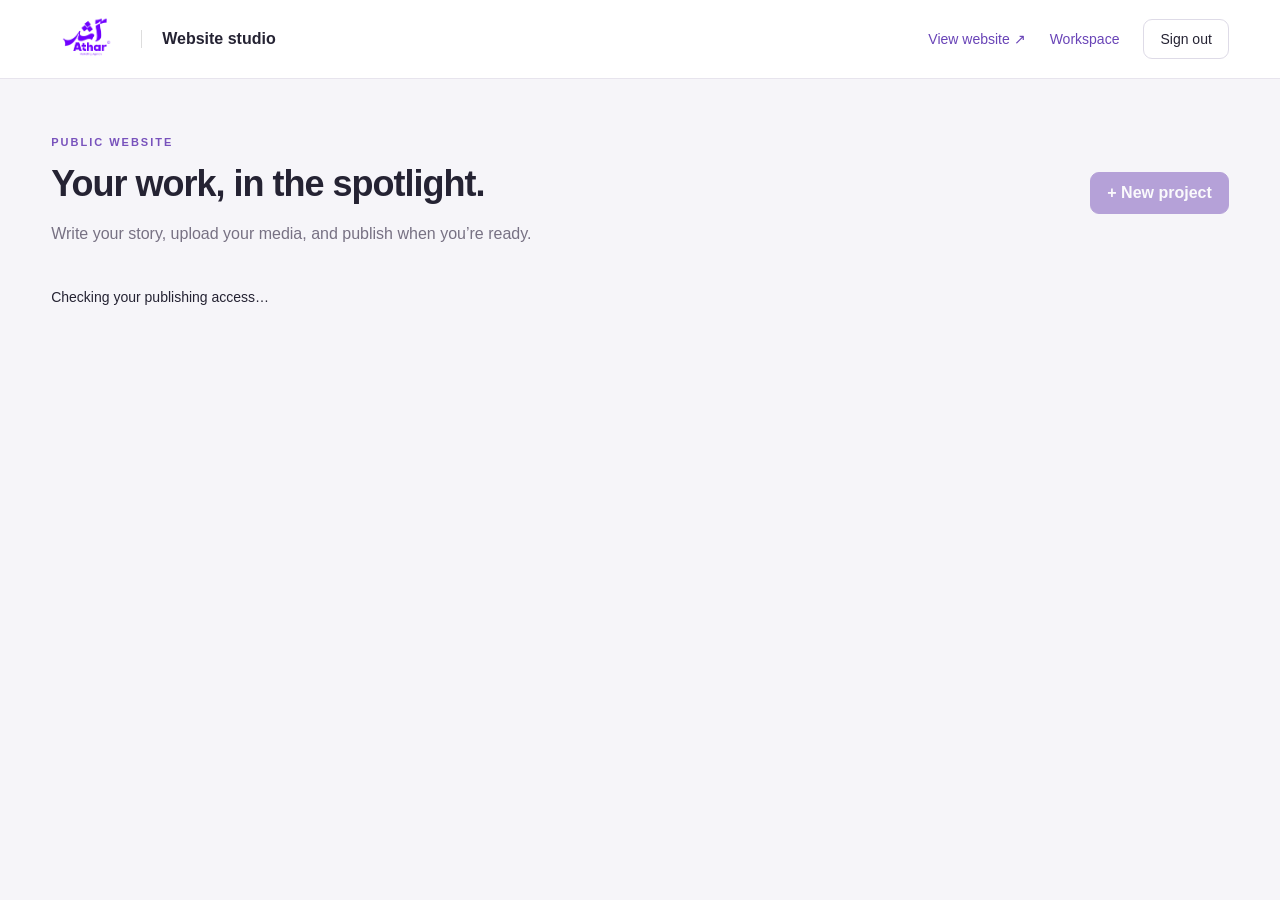
<file: admin.html>
<!doctype html>
<html lang="en"><head><meta charset="utf-8"><meta name="viewport" content="width=device-width,initial-scale=1"><title>Website admin · Athar</title><link rel="stylesheet" href="css/admin.css?v=20261113-1"><link rel="stylesheet" href="css/admin-media.css?v=20261113-1"></head>
<body>
<header class="admin-header"><a class="brand" href="landing.html"><img src="assets/images/athar-login-logo.png" alt="Athar"></a><span>Website studio</span><nav aria-label="Admin navigation"><a href="projects.html?lang=en" target="_blank" rel="noopener">View website ↗</a><a href="workspace.html">Workspace</a><button id="sign-out" type="button">Sign out</button></nav></header>
<main><div class="page-heading"><div><p class="eyebrow">PUBLIC WEBSITE</p><h1>Your work, in the spotlight.</h1><p>Write your story, upload your media, and publish when you’re ready.</p></div><button id="new-project" class="primary" type="button" disabled>+ New project</button></div>
<p id="status" role="status" aria-live="polite">Checking your publishing access…</p>
<section id="access-denied" hidden><h2>Website owner access required</h2><p>This account cannot publish website content. Sign in with the owner’s account.</p><a href="login.html?next=admin&amp;switch_account=1">Use another account</a></section>
<div id="studio" class="studio" hidden><aside><div class="list-title"><h2>Projects</h2><span id="project-count"></span></div><div id="project-list"></div><p class="aside-note">Draft changes stay private until you publish. Published projects appear in the portfolio linked from your homepage.</p></aside>
<section class="editor"><div id="editor-empty"><h2>Select a project to begin</h2><p>Edit a concept or create a new project with your own images, videos, and writing.</p></div>
<form id="project-form" hidden><div class="editor-heading"><div><p class="eyebrow">PROJECT EDITOR</p><h2 id="editor-title">New project</h2></div><span id="publication-state" class="badge">Draft</span></div>
<div class="fields"><label>Project name<input name="name" required maxlength="120" placeholder="A memorable project name"></label><label>Year<input name="year" maxlength="10" placeholder="2026"></label><label>Sector<select name="sector"><option value="medical">Medical</option><option value="realestate">Real estate</option><option value="industry">Industry</option><option value="other">Other sectors</option></select></label><label>Discipline<select name="category"><option value="identity">Brand identity</option><option value="digital">Digital experiences</option><option value="motion">Motion &amp; film</option></select></label><label class="check"><input type="checkbox" name="concept">Label as a concept project</label></div>
<div class="section-heading"><h3>The story</h3><span>English &amp; Arabic</span></div>
<div class="translations"><fieldset><legend>English</legend><label>Title<input name="title_en" maxlength="4000" placeholder="What did you create?"></label><label>Short summary<textarea name="summary_en" rows="2" maxlength="4000"></textarea></label><label>Project description<textarea name="description_en" rows="6" maxlength="4000"></textarea></label><label>Services — one per line<textarea name="services_en" rows="3" placeholder="Brand strategy&#10;Visual identity"></textarea></label></fieldset><fieldset dir="rtl"><legend>العربية</legend><label>عنوان المشروع<input name="title_ar" maxlength="4000"></label><label>ملخص قصير<textarea name="summary_ar" rows="2" maxlength="4000"></textarea></label><label>وصف المشروع<textarea name="description_ar" rows="6" maxlength="4000"></textarea></label><label>الخدمات — خدمة في كل سطر<textarea name="services_ar" rows="3"></textarea></label></fieldset></div>
<div class="section-heading"><h3>Images &amp; film</h3><span>Up to 5 TB per file</span></div><p class="hint">Images: JPG, PNG, WebP or GIF. Videos: MP4 or WebM. Uploads are stored in Google Drive and publicly readable when used on this website. A project video becomes its responsive, muted, automatically playing cover on the landing page.</p>
<div class="media-columns"><section><h4>Fallback cover image</h4><div id="cover-preview" class="cover-preview"></div><div class="crop-controls" data-crop="cover"><label>Format<select id="cover-ratio"><option value="landscape">Landscape</option><option value="square">Square</option><option value="portrait">Portrait</option></select></label><label>Horizontal position<input id="cover-x" type="range" min="0" max="100" step="1"></label><label>Vertical position<input id="cover-y" type="range" min="0" max="100" step="1"></label><label>Zoom<input id="cover-zoom" type="range" min="100" max="200" step="5"></label></div><label class="upload">Choose cover<input id="cover-upload" type="file" accept="image/png,image/jpeg,image/webp,image/gif"></label><label class="drive-video-label">Or paste a Google Drive image link<input id="cover-drive-url" type="url" inputmode="url" placeholder="https://drive.google.com/file/d/…" autocomplete="url"></label></section><section><h4>Project video</h4><div id="video-preview" class="video-preview"></div><div class="video-format-controls" data-video-format><label>Frame format<select id="video-ratio"><option value="auto">Auto — use video dimensions</option><option value="vertical">Vertical — 9:16</option><option value="portrait">Portrait — 4:5</option><option value="square">Square — 1:1</option><option value="standard">Standard — 4:3</option><option value="landscape">Landscape — 16:9</option></select></label><output id="video-dimensions" class="video-dimensions">Auto detects uploaded video dimensions.</output></div><label class="upload">Choose video<input id="video-upload" type="file" accept="video/mp4,video/webm"></label><label class="drive-video-label">Or paste a Google Drive video link<input id="video-drive-url" type="url" inputmode="url" placeholder="https://drive.google.com/file/d/…" autocomplete="url"></label><button id="use-example-drive-video" type="button" class="subtle">Use the example link you shared</button><button id="remove-video" type="button" class="subtle">Remove video</button><p class="hint">Auto uses an uploaded video's natural dimensions. For Drive videos, select the matching format. The complete frame stays visible without cropping or zooming. In Google Drive, set General access to “Anyone with the link” and Viewer.</p></section></div>
<h4>Image gallery</h4><div id="gallery-preview" class="gallery-preview"></div><label class="upload">+ Add gallery images<input id="gallery-upload" type="file" multiple accept="image/png,image/jpeg,image/webp,image/gif"></label><label class="drive-video-label">Or paste Google Drive image links — one per line<textarea id="gallery-drive-urls" rows="4" placeholder="https://drive.google.com/file/d/…&#10;https://drive.google.com/file/d/…"></textarea></label><button id="add-drive-images" type="button" class="subtle">Add Drive images</button><p class="hint">Set every Drive image to “Anyone with the link” and Viewer.</p>
<div class="editor-actions"><button type="submit" id="save-draft">Save draft</button><button type="button" id="preview-project">Preview</button><button type="button" id="publish" class="primary">Publish project</button><button type="button" id="unpublish">Unpublish</button><button type="button" id="delete-project" class="danger">Delete</button></div></form></section></div>
<section id="website-profile-admin" class="trusted-clients-admin" hidden><div class="section-heading"><div><p class="eyebrow">FOUNDER PROFILE</p><h2>Your public profile</h2></div><span>Shown below “Start with your idea” on the homepage.</span></div><form id="website-profile-form" class="website-profile-form">
<div class="website-profile-photo"><div id="website-profile-preview"><span>Add your photo</span></div><label class="upload">Upload your photo<input id="website-profile-photo" type="file" accept="image/png,image/jpeg,image/webp"></label><label>Or paste an image link<input id="website-profile-photo-url" type="url" placeholder="https://..."></label></div>
<div class="website-profile-copy"><div class="translations"><fieldset><legend>English</legend><label>Name<input id="website-profile-name-en" maxlength="120"></label><label>Role<input id="website-profile-role-en" maxlength="120" placeholder="Founder"></label><label>Biography<textarea id="website-profile-bio-en" rows="6" maxlength="4000"></textarea></label></fieldset><fieldset dir="rtl"><legend>العربية</legend><label>الاسم<input id="website-profile-name-ar" maxlength="120"></label><label>الصفة<input id="website-profile-role-ar" maxlength="120" placeholder="المؤسس"></label><label>نبذة<textarea id="website-profile-bio-ar" rows="6" maxlength="4000"></textarea></label></fieldset></div></div>
<div class="website-profile-socials"><label>TikTok<input id="website-profile-tiktok" type="url" placeholder="https://www.tiktok.com/@..."></label><label>Facebook<input id="website-profile-facebook" type="url" placeholder="https://facebook.com/..."></label><label>Instagram<input id="website-profile-instagram" type="url" placeholder="https://instagram.com/..."></label><label>LinkedIn<input id="website-profile-linkedin" type="url" placeholder="https://linkedin.com/in/..."></label></div>
<div class="website-profile-actions"><label class="check"><input id="website-profile-published" type="checkbox">Show profile on website</label><button class="primary" type="submit">Save profile</button></div></form></section><section id="presentation-video-admin" class="trusted-clients-admin" hidden><div class="section-heading"><div><p class="eyebrow">PRESENTATION VIDEO</p><h2>Homepage showreel</h2></div><span>A 16:9 video displayed beside the homepage introduction.</span></div><form id="presentation-video-form" class="presentation-video-form"><label>Google Drive video link<input id="presentation-video-link" type="url" placeholder="https://drive.google.com/file/d/?"></label><span class="form-or">or</span><label class="upload">Upload video<input id="presentation-video-upload" type="file" accept="video/mp4,video/webm"></label><label class="check"><input id="presentation-video-published" type="checkbox">Show on website</label><button class="primary" type="submit">Save video</button><button id="remove-presentation-video" class="danger" type="button">Remove</button></form><div id="presentation-video-preview" class="presentation-video-preview"></div></section>
<section id="trusted-clients-admin" class="trusted-clients-admin" hidden><div class="section-heading"><div><p class="eyebrow">TRUSTED CLIENTS</p><h2>Clients who trust Athar</h2></div><span>Displayed in the moving bar before the final website section.</span></div><form id="trusted-client-form" class="trusted-client-form"><label>Client name<input id="trusted-client-name" required maxlength="120" placeholder="Client or company name"></label><label>Logo link<input id="trusted-client-logo" type="url" placeholder="Google Drive or public image URL"></label><span class="form-or">or</span><label class="upload">Upload logo<input id="trusted-client-logo-upload" type="file" accept="image/png,image/jpeg,image/webp,image/gif"></label><label>Website link<input id="trusted-client-website" type="url" placeholder="https://client.example"></label><label>Order<input id="trusted-client-position" type="number" min="0" max="999" value="0"></label><label class="check"><input id="trusted-client-published" type="checkbox" checked>Show on website</label><button class="primary" type="submit">Add client</button></form><div id="trusted-client-list" class="trusted-client-list"></div></section></main><dialog id="preview-dialog"><button type="button" id="close-preview" aria-label="Close preview">✕</button><div id="preview-content"></div></dialog><script src="js/runtime-config.js?v=20261113-1"></script><script src="js/browserCompat.js?v=20261113-1"></script><script type="module" src="js/admin.js?v=20261113-1"></script></body></html>
</file>
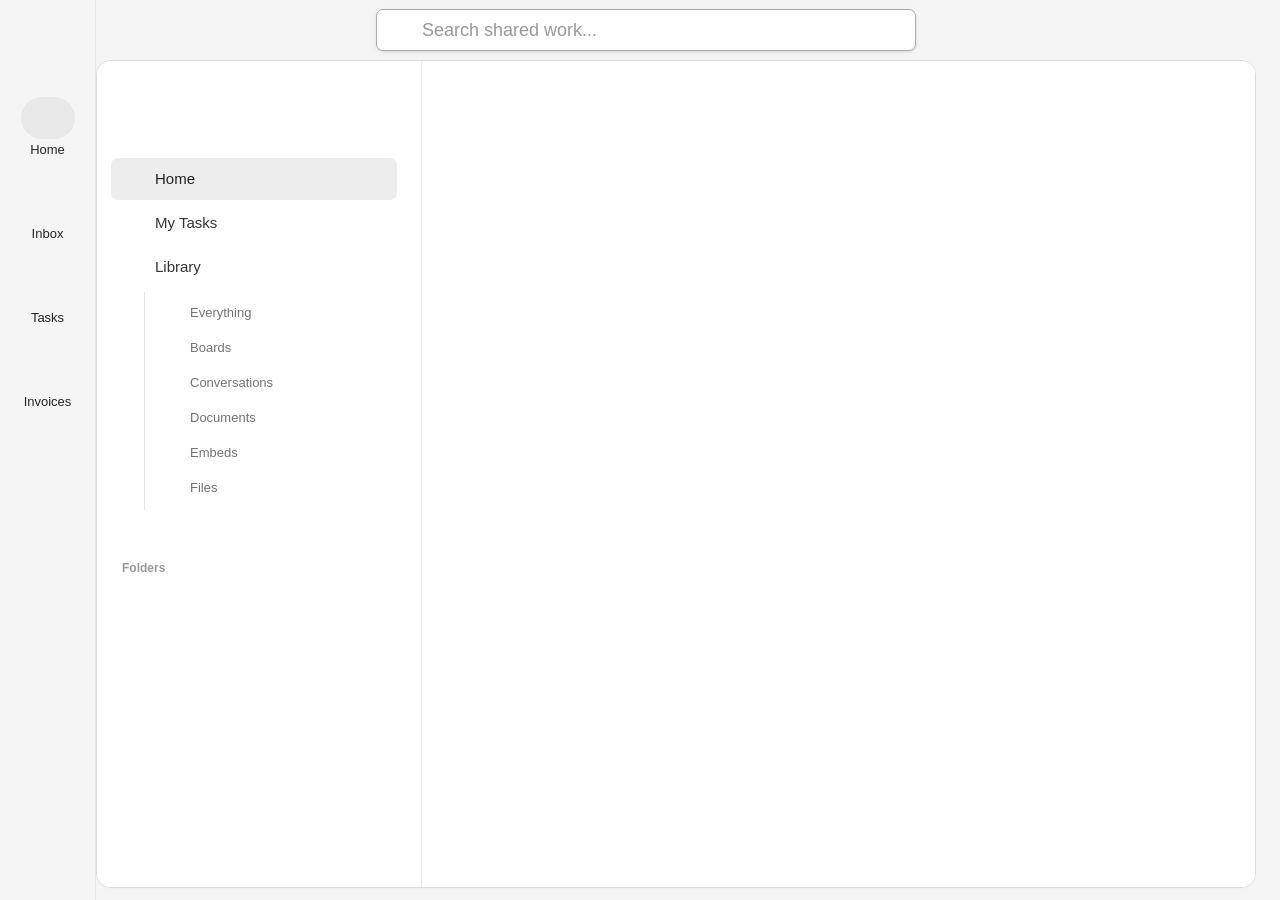
<file: client-view.html>
<!doctype html>
<html lang="en">
<head>
  <meta charset="utf-8">

  <meta
    name="viewport"
    content="width=device-width,initial-scale=1"
  >

  <title>Client Portal</title>

  <link rel="stylesheet" href="css/tokens.css?v=20261113-1">
  <link rel="stylesheet" href="css/reset.css?v=20261113-1">
  <link rel="stylesheet" href="css/layout.css?v=20261113-1">
  <link rel="stylesheet" href="css/components.css?v=20261113-1">
  <link rel="stylesheet" href="css/core.css?v=20261113-1">
  <link rel="stylesheet" href="css/modules.css?v=20261113-1">
  <link rel="stylesheet" href="css/portal.css?v=20261113-1">
  <link rel="stylesheet" href="css/video-workspace.css?v=20261113-1">

  <link
    rel="stylesheet"
    href="css/reference-home.css?v=20261113-1"
  >

  <link
    rel="stylesheet"
    href="css/client-reference.css?v=20261113-1"
  >
<link rel="stylesheet" href="css/adaptive.css?v=20261113-1">
<link rel="stylesheet" href="css/polish.css?v=20261113-1">
<link rel="stylesheet" href="css/reference-final.css?v=20261113-1">
<link rel="stylesheet" href="css/workspace-ui.css?v=20261113-1">
</head>

<body>

<div
  id="app"
  class="ap-app ap-app--workspace ap-app--client"
>

  <aside
    id="global-rail"
    class="ap-global-rail"
    aria-label="Global navigation"
  >

    <button
      class="ap-rail-brand"
      data-global-view="home"
      aria-label="Workspace Home"
    ></button>

    <nav class="ap-rail-nav ap-rail-nav--main">

      <button
        class="ap-rail-item ap-rail-item--active"
        data-global-view="home"
        type="button"
      >
        <span class="ap-rail-icon"></span>
        <span>Home</span>
      </button>

      <button
        class="ap-rail-item"
        data-global-view="inbox"
        type="button"
      >
        <span class="ap-rail-icon"></span>
        <span>Inbox</span>
      </button>

      <button
        class="ap-rail-item"
        data-global-view="tasks"
        type="button"
      >
        <span class="ap-rail-icon"></span>
        <span>Tasks</span>
      </button>

      <button
        class="ap-rail-item"
        data-global-view="invoices"
        type="button"
      >
        <span class="ap-rail-icon"></span>
        <span>Invoices</span>
      </button>

    </nav>

  </aside>

  <div class="ap-workspace-shell">

    <header
      id="workspace-header"
      class="ap-header"
    >

      <button
        id="sidebar-toggle"
        class="ap-icon-button ap-mobile-menu"
        aria-label="Open navigation"
        type="button"
      >
        ?
      </button>

      <div
        id="global-search"
        class="ap-search"
      >

        <span class="ap-search__icon"></span>

        <input
          type="search"
          placeholder="Search shared work..."
          aria-label="Search shared work"
          autocomplete="off"
        >

        <div
          id="global-search-results"
        ></div>

      </div>

      <div
        id="user-menu"
        class="ap-user-menu"
      ></div>

    </header>

    <div class="ap-body">

      <aside
        id="workspace-sidebar"
        class="ap-sidebar"
      >

        <div
          id="agency-identity"
          class="ap-agency-identity"
        ></div>

        <nav class="ap-workspace-nav">

          <button
            class="ap-workspace-link ap-workspace-link--active"
            data-workspace-view="home"
            type="button"
          >
            <span class="ap-workspace-icon"></span>

            <span class="ap-workspace-label">
              Home
            </span>
          </button>

          <button
            class="ap-workspace-link"
            data-workspace-view="my-tasks"
            type="button"
          >
            <span class="ap-workspace-icon"></span>

            <span class="ap-workspace-label">
              My Tasks
            </span>
          </button>

          <button
            class="ap-workspace-link ap-library-toggle"
            aria-expanded="true"
            aria-controls="client-library-navigation"
            type="button"
          >
            <span class="ap-workspace-icon"></span>

            <span class="ap-workspace-label">
              Library
            </span>

            <span class="ap-workspace-link__chev"></span>
          </button>

          <div id="client-library-navigation" class="ap-library-nav">

            <button
              type="button"
              data-library-view="everything"
            >
              <span class="ap-library-nav__icon"></span>
              <span>Everything</span>
            </button>

            <button
              type="button"
              data-library-view="boards"
            >
              <span class="ap-library-nav__icon"></span>
              <span>Boards</span>
            </button>

            <button
              type="button"
              data-library-view="conversations"
            >
              <span class="ap-library-nav__icon"></span>
              <span>Conversations</span>
            </button>

            <button
              type="button"
              data-library-view="docs"
            >
              <span class="ap-library-nav__icon"></span>
              <span>Documents</span>
            </button>

            <button
              type="button"
              data-library-view="embeds"
            >
              <span class="ap-library-nav__icon"></span>
              <span>Embeds</span>
            </button>

            <button
              type="button"
              data-library-view="files"
            >
              <span class="ap-library-nav__icon"></span>
              <span>Files</span>
            </button>

          </div>

        </nav>

        <div class="ap-sidebar-section-head">
          <span>Folders</span>
        </div>

        <nav
          id="folder-tree"
          aria-label="Shared folders"
        ></nav>

      </aside>

      <div
        id="sidebar-backdrop"
        class="ap-sidebar-backdrop"
      ></div>

      <main class="ap-main">

        <section
          id="page-header"
          class="ap-page-header"
          hidden
        >

          <div class="ap-page-header__title">

            <button
              id="back-to-folder"
              class="ap-icon-button"
              aria-label="Back"
              type="button"
            >
              ?
            </button>

            <div>

              <nav
                id="breadcrumb"
                class="ap-breadcrumb"
              ></nav>

              <h1>Projects</h1>

            </div>

          </div>

          <div id="folder-actions"></div>

        </section>

        <div
          id="module-tabs"
          class="ap-tabs"
          role="tablist"
          hidden
        >

          <button
            class="ap-tab"
            data-module="conversation"
            type="button"
          >
            Conversation
          </button>

          <button
            class="ap-tab"
            data-module="boards"
            type="button"
          >
            Board
          </button>

          <button
            class="ap-tab"
            data-module="docs"
            type="button"
          >
            Docs
          </button>

          <button
            class="ap-tab"
            data-module="files"
            type="button"
          >
            Files
          </button>

          <button
            class="ap-tab"
            data-module="invoices"
            type="button"
          >
            Invoices
          </button>

        </div>

        <section
          id="module-content"
          class="ap-module-content"
        ></section>

      </main>

    </div>

  </div>

  <aside
    id="inbox-panel"
    class="ap-inbox-panel"
  ></aside>

</div>

<div
  id="toast-container"
  class="ap-toast-container"
></div>

<div id="modal-root"></div>

<script src="js/runtime-config.js?v=20261113-1"></script><script src="js/browserCompat.js?v=20261113-1"></script>
<script
  type="module"
  src="js/clientApp.js?v=20261120-4"
></script>

</body>
</html>
</file>
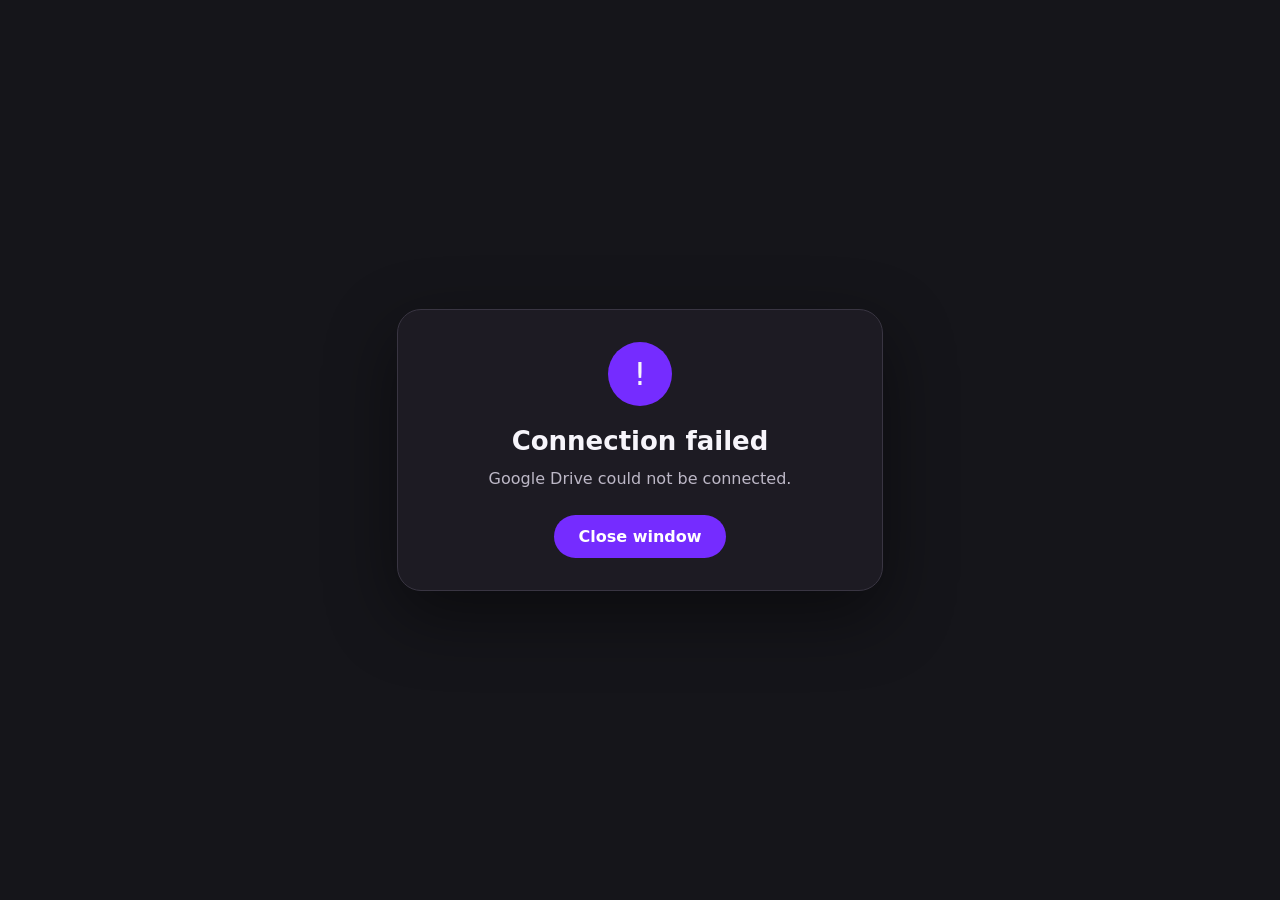
<file: google-drive-callback.html>
<!doctype html>
<html lang="en">
<head>
  <meta charset="utf-8">
  <meta name="viewport" content="width=device-width,initial-scale=1">
  <title>Google Drive connection</title>
  <style>
    :root{color-scheme:dark;font-family:Inter,system-ui,sans-serif;background:#15151a;color:#f7f5fb}
    body{min-height:100vh;margin:0;display:grid;place-items:center;padding:24px;box-sizing:border-box}
    main{width:min(420px,100%);padding:32px;border:1px solid #393542;border-radius:24px;background:#1d1b23;text-align:center;box-shadow:0 24px 70px #0007}
    .mark{display:grid;place-items:center;width:64px;height:64px;margin:0 auto 20px;border-radius:50%;background:#752cff;font-size:32px}
    h1{margin:0 0 10px;font-size:26px}p{margin:0;color:#bdb8c7;line-height:1.6}
    button{margin-top:24px;padding:12px 24px;border:0;border-radius:999px;background:#752cff;color:white;font:inherit;font-weight:700;cursor:pointer}
  </style>
</head>
<body>
  <main>
    <div class="mark" id="mark" aria-hidden="true">✓</div>
    <h1 id="title">Google Drive connected</h1>
    <p id="message">You can close this window.</p>
    <button type="button" id="close">Close window</button>
  </main>
  <script>
    const params=new URLSearchParams(location.search);
    const ok=params.get('ok')==='1';
    const error=params.get('error')||'Google Drive could not be connected.';
    if(!ok){
      document.getElementById('mark').textContent='!';
      document.getElementById('title').textContent='Connection failed';
      document.getElementById('message').textContent=error;
    }
    if(window.opener){
      window.opener.postMessage({type:'athar-google-drive',ok,error:ok?'':error},location.origin);
      if(ok)setTimeout(()=>window.close(),350);
    }
    document.getElementById('close').addEventListener('click',()=>window.close());
  </script>
</body>
</html>
</file>
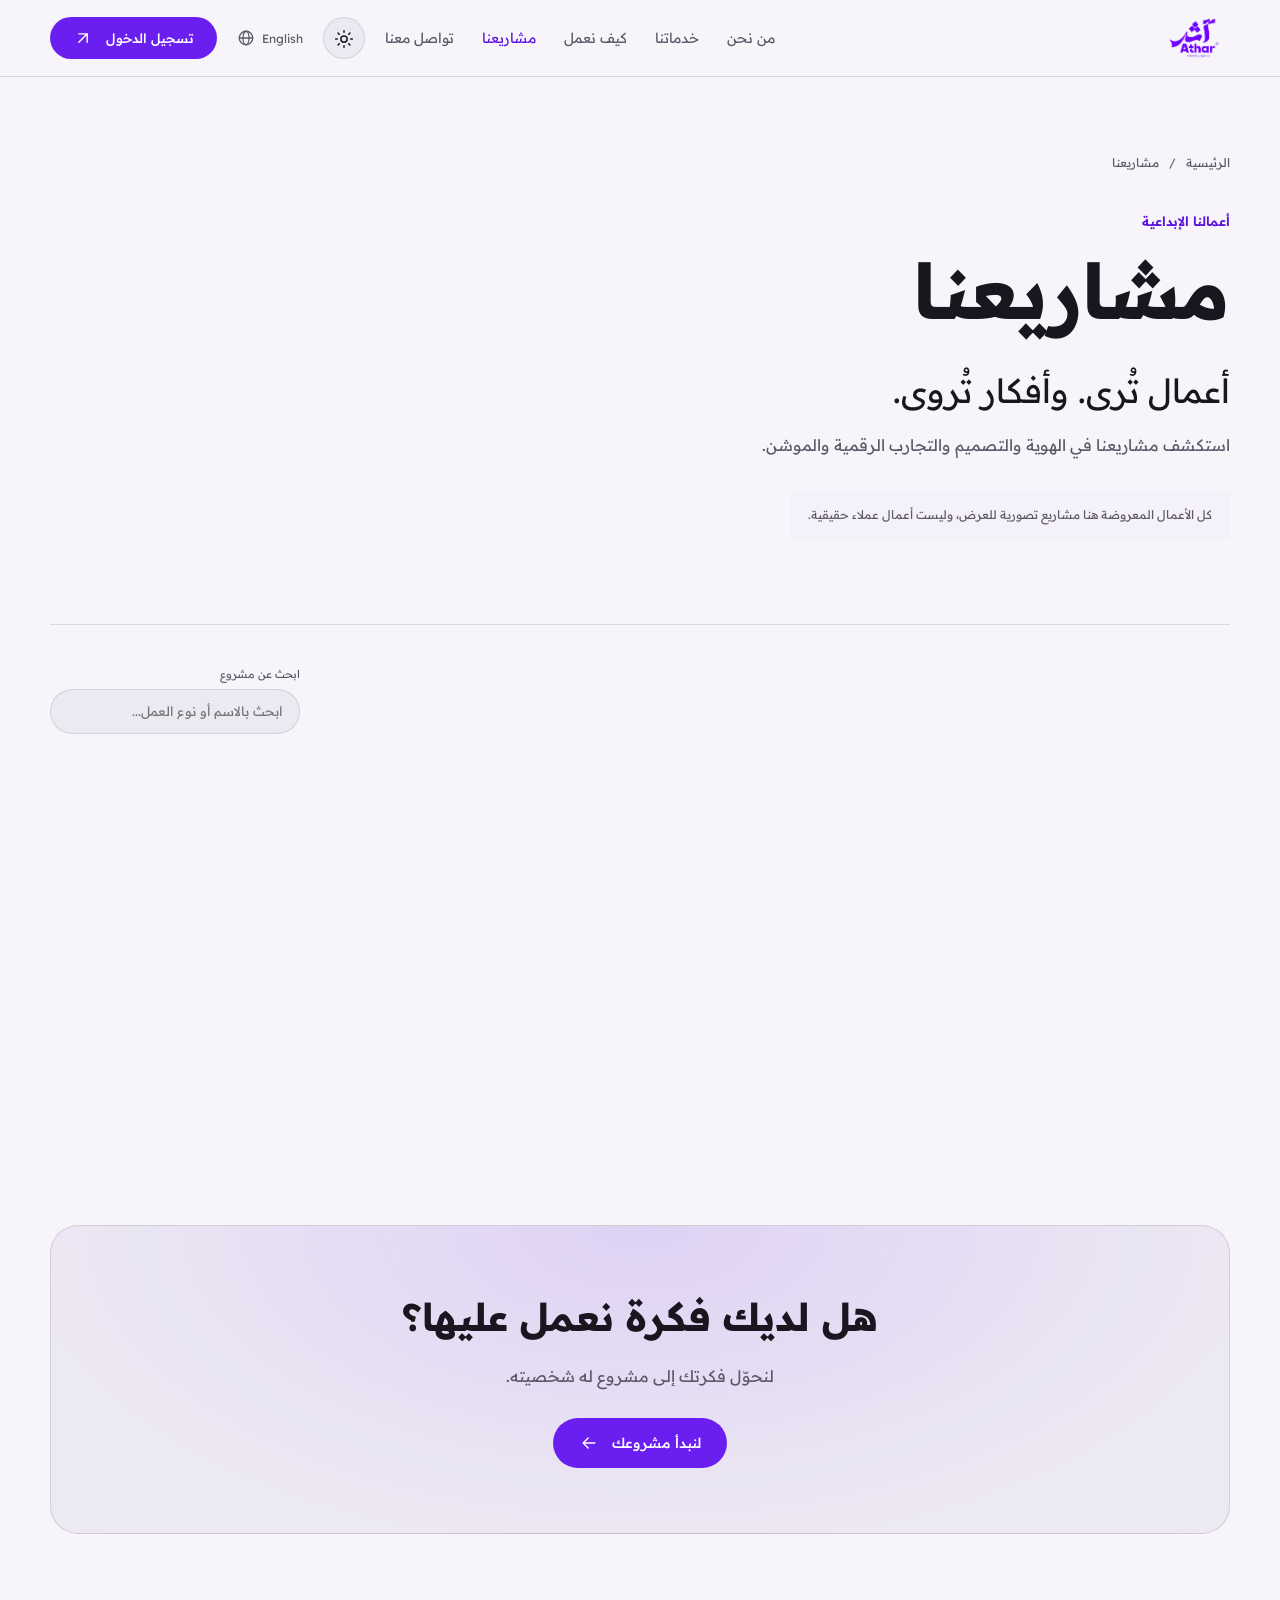
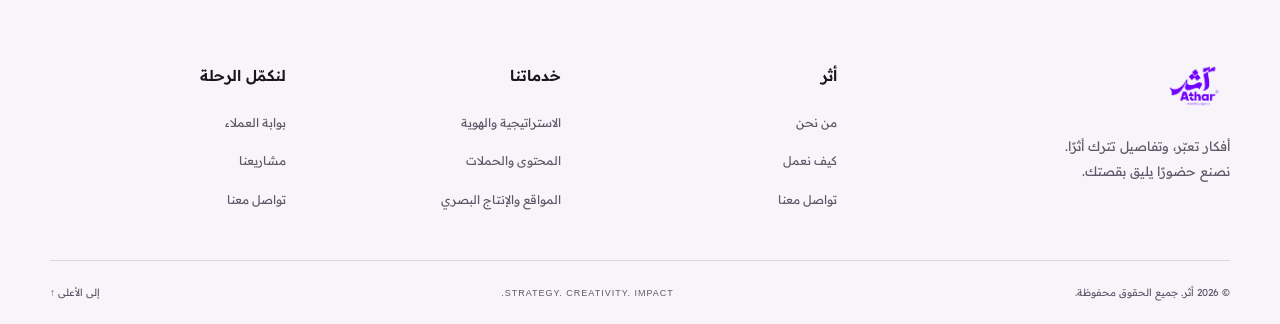
<file: projects.html>
<!doctype html>
<html lang="ar" dir="rtl">
<head>
<meta charset="utf-8">
<meta name="viewport" content="width=device-width,initial-scale=1">
<meta name="theme-color" content="#17151d">
<script>try{const t=localStorage.getItem('athar.public.theme');if(t==='light'||t==='dark')document.documentElement.dataset.theme=t}catch{}</script>
<meta name="description" content="معرض أثر للتصورات الإبداعية: الهوية البصرية والتجارب الرقمية وصور المشاريع وفيديوهات الموشن.">
<title>أثر | مشاريعنا</title>
<link rel="preconnect" href="https://fonts.googleapis.com">
<link rel="preconnect" href="https://fonts.gstatic.com" crossorigin>
<link href="https://fonts.googleapis.com/css2?family=Readex+Pro:wght@300;400;500;600;700&amp;display=swap" rel="stylesheet">
<link rel="stylesheet" href="css/landing.css?v=20261118-2">
<link rel="stylesheet" href="css/portfolio.css?v=20261118-2">
<link rel="stylesheet" href="css/portfolio-showcase.css?v=20261120-3">
<script src="js/runtime-config.js?v=20261118-2"></script><script src="js/browserCompat.js?v=20261118-2"></script>
<script type="module" src="js/portfolio.js?v=20261120-5">
</script>
</head>
<body class="portfolio-page">
<a class="skip-link" href="#main">انتقل إلى المحتوى</a>
<svg class="icon-definitions" xmlns="http://www.w3.org/2000/svg" aria-hidden="true">
<defs>
<symbol id="i-arrow" viewBox="0 0 24 24">
<path d="M19 12H5m6-6-6 6 6 6"/>
</symbol>
<symbol id="i-diagonal" viewBox="0 0 24 24">
<path d="M7 17 17 7M7 7h10v10"/>
</symbol>
<symbol id="i-compass" viewBox="0 0 24 24">
<circle cx="12" cy="12" r="9"/>
<path d="m16 8-2.5 5.5L8 16l2.5-5.5Z"/>
</symbol>
<symbol id="i-pen" viewBox="0 0 24 24">
<path d="m12 3 8 8-5 9-6-5-5-6 8-6ZM12 3v8m-8-2 7 3m-2 3-5 5"/>
<circle cx="12" cy="12" r="2"/>
</symbol>
<symbol id="i-write" viewBox="0 0 24 24">
<path d="M12 4H5v16h14v-7M9 15l1-4L18 3l3 3-8 8-4 1Zm7-10 3 3M8 18h7"/>
</symbol>
<symbol id="i-megaphone" viewBox="0 0 24 24">
<path d="m3 10 14-6v16L3 14v-4Zm3 5 2 6h3l-2-5M21 9v6M4 10v4"/>
</symbol>
<symbol id="i-web" viewBox="0 0 24 24">
<rect x="3" y="4" width="18" height="16" rx="2"/>
<path d="M3 9h18M7 6.5h.01M10 6.5h.01m-1 6-2 2 2 2m6-4 2 2-2 2"/>
</symbol>
<symbol id="i-camera" viewBox="0 0 24 24">
<rect x="3" y="6" width="13" height="13" rx="2"/>
<path d="m16 10 5-3v11l-5-3M7 3h5"/>
</symbol>
<symbol id="i-chart" viewBox="0 0 24 24">
<path d="M4 3v17h17M8 15v-4m5 4V7m5 8V5"/>
</symbol>
<symbol id="i-layers" viewBox="0 0 24 24">
<path d="m12 3 9 5-9 5-9-5 9-5ZM3 12l9 5 9-5M3 16l9 5 9-5"/>
</symbol>
<symbol id="i-people" viewBox="0 0 24 24">
<circle cx="9" cy="8" r="3"/>
<path d="M3 21v-3a6 6 0 0 1 12 0v3M16 5a3 3 0 0 1 0 6m2 3a5 5 0 0 1 3 5v2"/>
</symbol>
<symbol id="i-chat" viewBox="0 0 24 24">
<path d="M4 4h16v13H9l-5 4V4Z"/>
<path d="M8 9h8m-8 4h5"/>
</symbol>
<symbol id="i-board" viewBox="0 0 24 24">
<rect x="3" y="4" width="7" height="16" rx="1.5"/>
<rect x="14" y="4" width="7" height="10" rx="1.5"/>
</symbol>
<symbol id="i-calendar" viewBox="0 0 24 24">
<rect x="3" y="5" width="18" height="16" rx="2"/>
<path d="M7 3v4m10-4v4M3 11h18m-14 4h2m3 0h2m3 0h1m-11 3h2m3 0h2"/>
</symbol>
<symbol id="i-folder" viewBox="0 0 24 24">
<path d="M3 7V4h7l3 3h8v13H3V7Z"/>
</symbol>
<symbol id="i-lock" viewBox="0 0 24 24">
<rect x="4" y="10" width="16" height="11" rx="2"/>
<path d="M8 10V7a4 4 0 0 1 8 0v3m-4 5v2"/>
</symbol>
<symbol id="i-check" viewBox="0 0 24 24">
<path d="m5 12 4 4L19 6"/>
</symbol>
<symbol id="i-spark" viewBox="0 0 24 24">
<path d="m12 2 3 7 7 3-7 3-3 7-3-7-7-3 7-3 3-7Z"/>
</symbol>
<symbol id="i-target" viewBox="0 0 24 24">
<circle cx="12" cy="12" r="9"/>
<circle cx="12" cy="12" r="5"/>
<circle cx="12" cy="12" r="1"/>
</symbol>
<symbol id="i-globe" viewBox="0 0 24 24">
<circle cx="12" cy="12" r="9"/>
<ellipse cx="12" cy="12" rx="4" ry="9"/>
<path d="M3 12h18"/>
</symbol>
<symbol id="i-clock" viewBox="0 0 24 24">
<circle cx="12" cy="12" r="9"/>
<path d="M12 7v5l3 2"/>
</symbol>
<symbol id="i-plus" viewBox="0 0 24 24">
<path d="M12 5v14M5 12h14"/>
</symbol>
<symbol id="i-download" viewBox="0 0 24 24">
<path d="M12 3v12m-4-4 4 4 4-4M4 16v5h16v-5"/>
</symbol>
</defs>
</svg>
<header class="site-header">
<div class="nav-shell container">
<a class="brand" href="landing.html" aria-label="أثر — الرئيسية">
<img class="brand-logo" src="assets/images/athar-login-logo.png" alt="Athar" width="82" height="55">
</a>
<button class="nav-toggle" type="button" aria-label="افتح القائمة" aria-expanded="false" aria-controls="site-nav">
<span>
</span>
<span>
</span>
</button>
<nav class="site-nav" id="site-nav" aria-label="القائمة الرئيسية">
<a href="landing.html#about">من نحن</a>
<a href="landing.html#services">خدماتنا</a>
<a href="landing.html#how">كيف نعمل</a>
<a href="projects.html" aria-current="page">مشاريعنا</a>
<a href="landing.html#contact">تواصل معنا</a>
</nav>
<button id="theme-switch" class="theme-switch" type="button" data-light-label-ar="الوضع الفاتح" data-dark-label-ar="الوضع الداكن" data-light-label-en="Light mode" data-dark-label-en="Dark mode" aria-label="الوضع الفاتح"><span class="theme-sun" aria-hidden="true"><svg viewBox="0 0 24 24"><circle cx="12" cy="12" r="3.75"/><path d="M12 2v2M12 20v2M4.93 4.93l1.42 1.42M17.65 17.65l1.42 1.42M2 12h2M20 12h2M4.93 19.07l1.42-1.42M17.65 6.35l1.42-1.42"/></svg></span><span class="theme-moon" aria-hidden="true"><svg viewBox="0 0 24 24"><path d="M20.2 15.2A8.4 8.4 0 0 1 8.8 3.8 8.6 8.6 0 1 0 20.2 15.2Z"/></svg></span></button>
<a id="language-switch" class="language-switch" href="projects.html?lang=en" lang="en" hreflang="en" aria-label="Switch to English">
<svg viewBox="0 0 24 24" aria-hidden="true" focusable="false">
<use href="#i-globe"/>
</svg>
<span>English</span>
</a>
<a class="button button-small nav-signin" href="login.html"><span data-ar="تسجيل الدخول" data-en="Sign in">تسجيل الدخول</span> <svg class="" viewBox="0 0 24 24" aria-hidden="true" focusable="false">
<use href="#i-diagonal"/>
</svg>
</a>
</div>
</header>
<main id="main">
<section class="portfolio-hero container">
<nav class="portfolio-breadcrumb" aria-label="معرض المشاريع">
<a href="landing.html">الرئيسية</a>
<span aria-hidden="true">/</span>
<span>مشاريعنا</span>
</nav>
<span class="section-kicker">أعمالنا الإبداعية</span>
<h1>مشاريعنا</h1>
<p class="lead">أعمال تُرى. وأفكار تُروى.</p>
<p>استكشف مشاريعنا في الهوية والتصميم والتجارب الرقمية والموشن.</p>
<p class="project-disclaimer" data-concept-notice>كل الأعمال المعروضة هنا مشاريع تصورية للعرض، وليست أعمال عملاء حقيقية.</p>
</section>
<section class="portfolio-collection container" aria-label="تصفح المشاريع">
<div class="portfolio-toolbar">
<div id="portfolio-filters" class="portfolio-filters" role="group" aria-label="تصفح المشاريع">
</div>
<label class="portfolio-search">ابحث عن مشروع<input id="portfolio-search" type="search" placeholder="ابحث بالاسم أو نوع العمل..." maxlength="120">
</label>
</div>
<p id="portfolio-count" class="portfolio-count" role="status" aria-live="polite">
</p>
<div id="portfolio-grid" class="portfolio-grid">
</div>
</section>
<section class="portfolio-cta container">
<h2>هل لديك فكرة نعمل عليها؟</h2>
<p>لنحوّل فكرتك إلى مشروع له شخصيته.</p>
<a class="button" href="landing.html#contact">لنبدأ مشروعك <svg viewBox="0 0 24 24" aria-hidden="true">
<use href="#i-arrow"/>
</svg>
</a>
</section>
</main>
<footer class="site-footer container">
<div class="footer-main">
<div class="footer-about">
<a class="brand" href="landing.html" aria-label="أثر — الرئيسية">
<img class="brand-logo" src="assets/images/athar-login-logo.png" alt="Athar" width="82" height="55">
</a>
<p>أفكار تعبّر، وتفاصيل تترك أثرًا.<br>نصنع حضورًا يليق بقصتك.</p>
</div>
<div>
<h3>أثر</h3>
<a href="landing.html#about">من نحن</a>
<a href="landing.html#how">كيف نعمل</a>
<a href="landing.html#contact">تواصل معنا</a>
</div>
<div>
<h3>خدماتنا</h3>
<a href="landing.html#services">الاستراتيجية والهوية</a>
<a href="landing.html#services">المحتوى والحملات</a>
<a href="landing.html#services">المواقع والإنتاج البصري</a>
</div>
<div>
<h3>لنكمّل الرحلة</h3>
<a href="login.html">بوابة العملاء</a>
<a href="projects.html">مشاريعنا</a>
<a href="landing.html#contact">تواصل معنا</a>
</div>
</div>
<div class="footer-bottom">
<span>© <span id="copyright-year">2026</span> أثر. جميع الحقوق محفوظة.</span>
<span lang="en">STRATEGY. CREATIVITY. IMPACT.</span>
<a href="landing.html">إلى الأعلى ↑</a>
</div>
</footer>
<dialog id="project-dialog" class="project-dialog" aria-labelledby="project-title">
<button class="project-dialog-close" type="button" aria-label="إغلاق المشروع">×</button>
<div class="project-dialog-body">
</div>
</dialog>
</body>
</html>
</file>
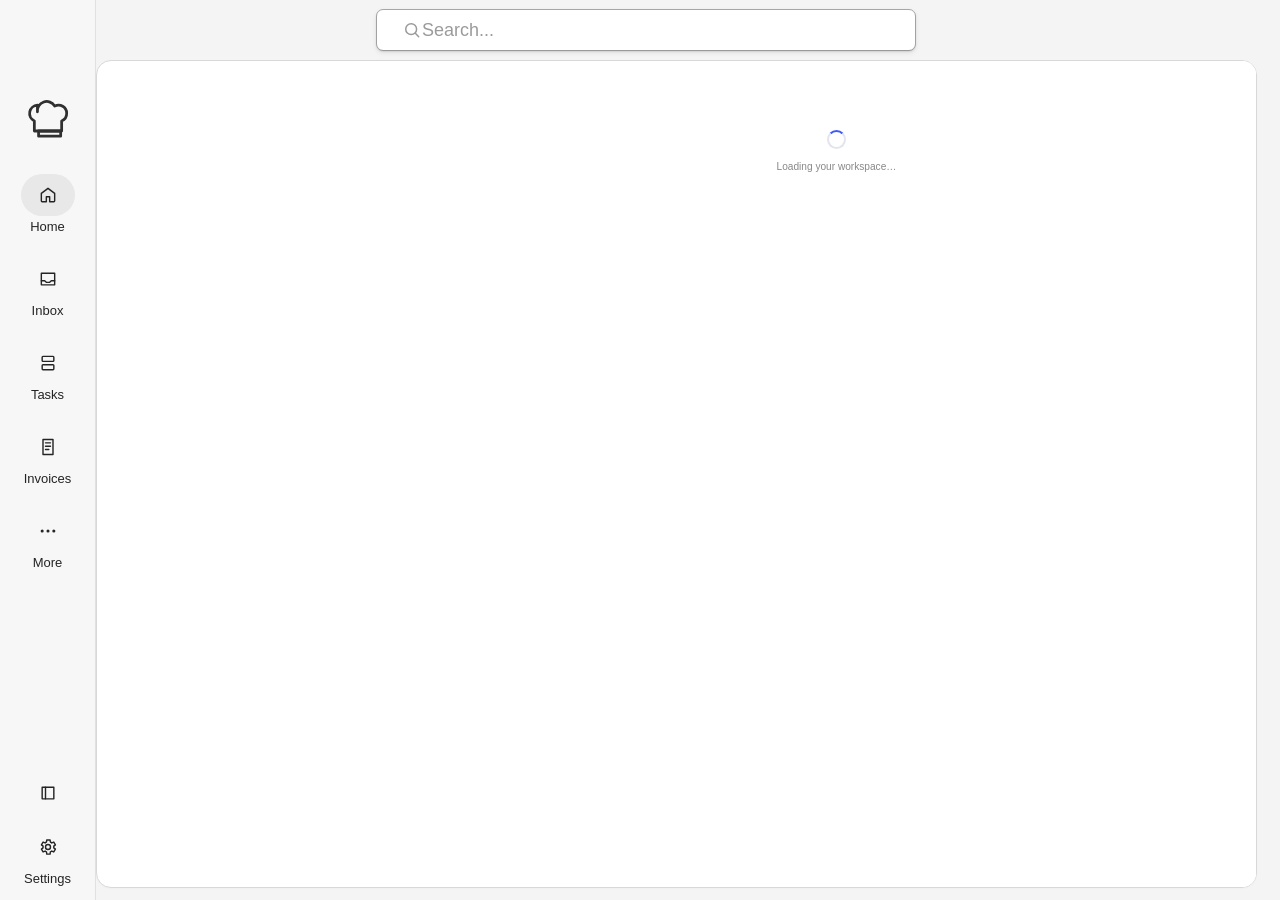
<file: workspace.html>
<!doctype html>
<html lang="en">
<head>
  <meta charset="utf-8">
  <meta name="viewport" content="width=device-width,initial-scale=1">
  <meta name="theme-color" content="#f7f7f7">
  <meta name="description" content="Athar team workspace dashboard">
  <title>Athar | Workspace</title>
  <link rel="stylesheet" href="css/tokens.css?v=20261118-2">
  <link rel="stylesheet" href="css/reset.css?v=20261118-2">
  <link rel="stylesheet" href="css/layout.css?v=20261118-2">
  <link rel="stylesheet" href="css/components.css?v=20261118-2">
  <link rel="stylesheet" href="css/core.css?v=20261118-2">
  <link rel="stylesheet" href="css/modules.css?v=20261118-2">
  <link rel="stylesheet" href="css/portal.css?v=20261118-2">
  <link rel="stylesheet" href="css/video-workspace.css?v=20261118-2">
  <link rel="stylesheet" href="css/reference-home.css?v=20261118-2">
<link rel="stylesheet" href="css/adaptive.css?v=20261118-2">
<link rel="stylesheet" href="css/polish.css?v=20261118-2">
<link rel="stylesheet" href="css/reference-final.css?v=20261118-2">
<link rel="stylesheet" href="css/workspace-ui.css?v=20261118-2">
</head>
<body>
<a class="ap-skip-link" href="#module-content">Skip to workspace content</a>
<div id="app" class="ap-app ap-app--workspace" inert>
  <aside id="global-rail" class="ap-global-rail" aria-label="Global navigation">
    <button class="ap-rail-brand" data-global-view="home" aria-label="Home" title="Home">
      <svg viewBox="0 0 32 32" aria-hidden="true"><path d="M9.5 12.2a5.7 5.7 0 0 1 10.6-3.5 5 5 0 0 1 7.4 4.4 5 5 0 0 1-3.1 4.7V24H7.6v-6.2a5.1 5.1 0 0 1 1.9-9.7Z"/><path d="M10.2 24h13.6v3.2H10.2z"/></svg>
    </button>
    <nav class="ap-rail-nav ap-rail-nav--main">
      <button class="ap-rail-item ap-rail-item--active" data-global-view="home" aria-label="Home">
        <span class="ap-rail-icon"><svg viewBox="0 0 24 24"><path d="m4 10 8-6 8 6v9a1 1 0 0 1-1 1h-5v-6h-4v6H5a1 1 0 0 1-1-1z"/></svg></span><span>Home</span>
      </button>
      <button class="ap-rail-item" data-global-view="inbox" aria-label="Inbox">
        <span class="ap-rail-icon"><svg viewBox="0 0 24 24"><path d="M4 5h16v14H4z"/><path d="M4 14h4l2 2h4l2-2h4"/></svg></span><span>Inbox</span>
      </button>
      <button class="ap-rail-item" data-global-view="tasks" aria-label="Tasks">
        <span class="ap-rail-icon"><svg viewBox="0 0 24 24"><rect x="5" y="4" width="14" height="6" rx="1"/><rect x="5" y="14" width="14" height="6" rx="1"/></svg></span><span>Tasks</span>
      </button>
      <button class="ap-rail-item" data-global-view="invoices" aria-label="Invoices">
        <span class="ap-rail-icon"><svg viewBox="0 0 24 24"><path d="M6 3h12v18H6z"/><path d="M9 7h6M9 11h6M9 15h4"/></svg></span><span>Invoices</span>
      </button>
      <button class="ap-rail-item" data-global-view="more" aria-label="More">
        <span class="ap-rail-icon ap-rail-icon--dots"><svg viewBox="0 0 24 24"><circle cx="5" cy="12" r="1"/><circle cx="12" cy="12" r="1"/><circle cx="19" cy="12" r="1"/></svg></span><span>More</span>
      </button>
    </nav>
    <nav class="ap-rail-nav ap-rail-nav--bottom">
      <button class="ap-rail-item ap-rail-item--compact" data-global-view="library-everything" aria-label="Library">
        <span class="ap-rail-icon"><svg viewBox="0 0 24 24"><path d="M5 5h14v14H5z"/><path d="M9 5v14"/></svg></span><span class="ap-visually-hidden">Library</span>
      </button>
      <button class="ap-rail-item" data-global-view="settings" aria-label="Settings">
        <span class="ap-rail-icon"><svg viewBox="0 0 24 24"><circle cx="12" cy="12" r="3"/><path d="M19 12a7.5 7.5 0 0 0-.1-1l2-1.5-2-3.4-2.4 1A8 8 0 0 0 14.8 6l-.3-2.5h-4L10.2 6a8 8 0 0 0-1.7 1.1l-2.4-1-2 3.4 2 1.5a7.5 7.5 0 0 0 0 2l-2 1.5 2 3.4 2.4-1a8 8 0 0 0 1.7 1.1l.3 2.5h4l.3-2.5a8 8 0 0 0 1.7-1.1l2.4 1 2-3.4-2-1.5a7.5 7.5 0 0 0 .1-1Z"/></svg></span><span>Settings</span>
      </button>
    </nav>
  </aside>

  <div class="ap-workspace-shell">
    <header id="workspace-header" class="ap-header">
      <button id="sidebar-toggle" class="ap-icon-button ap-mobile-menu" aria-label="Open navigation">☰</button>
      <div class="ap-header-spacer"></div>
      <div id="global-search" class="ap-search">
        <span class="ap-search__icon" aria-hidden="true">
          <svg viewBox="0 0 24 24"><circle cx="11" cy="11" r="6.5"/><path d="m16 16 4 4"/></svg>
        </span>
        <input type="search" placeholder="Search..." aria-label="Search workspace">
        <div id="global-search-results"></div>
      </div>
      <div id="user-menu" class="ap-user-menu"></div>
    </header>

    <div class="ap-body">
      <!-- Kept for the existing folder/module engine. The Kitchen-style desktop shell hides it. -->
      <aside id="workspace-sidebar" class="ap-sidebar" >
        <div id="agency-identity" class="ap-agency-identity"></div>
        <nav class="ap-workspace-nav" aria-label="Workspace navigation">
          <button class="ap-workspace-link" data-workspace-view="home"><span>⌂</span><span>Home</span></button>
          <button class="ap-workspace-link" data-workspace-view="my-tasks"><span>✓</span><span>My Tasks</span></button>
          <button class="ap-workspace-link ap-library-toggle" aria-expanded="false" aria-controls="library-navigation"><span>▰</span><span>Library</span><span class="ap-workspace-link__chev">⌄</span></button>
          <div id="library-navigation" class="ap-library-nav" hidden>
            <button data-library-view="everything">Everything</button><button data-library-view="favorites">Favorites</button><button data-library-view="boards">Boards</button><button data-library-view="conversations">Conversations</button><button data-library-view="docs">Documents</button><button data-library-view="embeds">Embeds</button><button data-library-view="files">Files</button><button data-library-view="archive">Archive</button><button data-library-view="trash">Trash</button>
          </div>
        </nav>
        <div class="ap-sidebar-section-head ap-client-spaces-head"><span>Clients</span></div>
        <nav id="client-space-tree" aria-label="Client workspaces"></nav>
        <div class="ap-sidebar-section-head"><span>Folders</span><button id="new-folder" class="ap-icon-button" aria-label="New folder">+</button></div>
        <nav id="folder-tree" aria-label="Folders"></nav>
        <div id="sidebar-admin" class="ap-sidebar-admin"></div>
      </aside>

      <div id="sidebar-backdrop" class="ap-sidebar-backdrop"></div>
      <main id="main-content" class="ap-main">
        <section id="page-header" class="ap-page-header" hidden>
          <div class="ap-page-header__title"><button id="back-to-folder" class="ap-icon-button" aria-label="Back to folder">←</button><div><nav id="breadcrumb" class="ap-breadcrumb" aria-label="Breadcrumb"></nav><h1>Workspace</h1></div></div>
          <div id="folder-actions"></div>
        </section>
        <div id="module-tabs" class="ap-tabs" role="tablist" hidden>
          <button class="ap-tab" data-module="conversation" role="tab">Conversation</button><button class="ap-tab" data-module="boards" role="tab">Board</button><button class="ap-tab" data-module="docs" role="tab">Docs</button><button class="ap-tab" data-module="files" role="tab">Files</button><button class="ap-tab" data-module="invoices" role="tab">Invoices</button>
        </div>
        <section id="module-content" class="ap-module-content" aria-live="polite" aria-busy="true">
          <div class="ap-loading-shell" role="status">
            <span class="ap-spinner" aria-hidden="true"></span>
            <span>Loading your workspace…</span>
          </div>
        </section>
      </main>
    </div>
  </div>

  <aside id="inbox-panel" class="ap-inbox-panel" aria-label="Inbox"></aside>
  <div id="more-menu" class="ap-popover-menu ap-more-menu" hidden></div>
</div>
<div id="toast-container" class="ap-toast-container"></div>
<div id="modal-root"></div>
<noscript>
  <p class="ap-noscript">JavaScript is required to use the Athar workspace.</p>
</noscript>
    <script src="js/runtime-config.js?v=20261118-2"></script><script src="js/browserCompat.js?v=20261118-2"></script>
<script type="module" src="js/app.js?v=20261120-6"></script>
</body>
</html>
</file>
<file: css/landing3d.css>
/* Functional additions to the supplied design. */
html{scroll-padding-top:calc(90px + env(safe-area-inset-top,0px))}
.menu-toggle{display:none;font:inherit;color:var(--ink);border:1px solid var(--line);background:var(--bg);border-radius:12px;width:44px;height:44px;cursor:pointer}
.ring-ctrl button:disabled{opacity:.35;cursor:default}
.ring-ctrl{position:relative;z-index:2}
.ring-stage{z-index:1;cursor:grab;user-select:none;-webkit-user-select:none;overscroll-behavior-inline:contain}
.ring-stage.is-dragging{cursor:grabbing}
.ring-stage:focus-visible{outline:2px solid var(--violet);outline-offset:6px;border-radius:18px}
.card:not(.active){pointer-events:none}
.card{overflow:auto;scrollbar-width:thin}
.card ul{padding-top:12px;flex-shrink:0}
@media(max-width:1100px){.nav-links{gap:16px;font-size:14px}.nav .wrap{gap:14px}}

/* Public navigation controls and wide-screen hero refinements. */
.nav .theme-switch{appearance:none;display:inline-grid;place-items:center;width:42px;height:42px;min-width:42px;padding:0;border:1px solid var(--line);border-radius:50%;background:color-mix(in srgb,var(--panel) 78%,transparent);color:var(--ink);cursor:pointer;box-shadow:0 8px 24px rgba(20,10,40,.08);transition:transform .2s ease,border-color .2s ease,background .2s ease}
.nav .theme-switch:hover{transform:translateY(-2px);border-color:var(--violet-ink);background:var(--panel)}
.nav .theme-switch:focus-visible{outline:2px solid var(--violet);outline-offset:3px}
.nav .theme-switch span{grid-area:1/1;display:grid;place-items:center;font-family:Arial,sans-serif;font-size:20px;line-height:1;transition:opacity .2s ease,transform .25s ease}
.nav .theme-switch svg{width:20px;height:20px;fill:none;stroke:currentColor;stroke-width:1.8;stroke-linecap:round;stroke-linejoin:round}
.nav .theme-switch .theme-moon{opacity:0;transform:scale(.55) rotate(-30deg)}
:root[data-theme=dark] .nav .theme-switch .theme-sun{opacity:0;transform:scale(.55) rotate(30deg)}
:root[data-theme=dark] .nav .theme-switch .theme-moon{opacity:1;transform:scale(1) rotate(0)}
@media(min-width:1101px){.hero-text{max-width:760px}.hero h1,html[lang=en] .hero h1{font-size:clamp(46px,3vw,58px);line-height:1.08}.hero .wrap{grid-template-columns:minmax(740px,1.6fr) 1fr}}
@media(max-width:760px){.nav .theme-switch{width:38px;height:38px;min-width:38px;order:1}.nav .theme-switch span{font-size:18px}}

.trusted-clients{padding:92px 0;border-block:1px solid var(--line);overflow:hidden;background:linear-gradient(180deg,transparent,color-mix(in srgb,var(--violet) 5%,transparent),transparent)}
.trusted-clients-head{text-align:center;margin-bottom:42px}.trusted-clients-head h2{margin:0;font-size:clamp(28px,3.6vw,48px);line-height:1.25}
.trusted-client-marquee{position:relative;overflow:hidden;mask-image:linear-gradient(90deg,transparent,#000 9%,#000 91%,transparent)}
.trusted-client-track{display:flex;align-items:center;width:max-content;gap:0;direction:ltr;will-change:transform;animation:trusted-client-scroll var(--trusted-loop-duration,32s) linear infinite}
.trusted-client-sequence{display:flex;align-items:center;flex:none;gap:18px;padding-inline-end:18px}
.trusted-client{display:grid;place-items:center;width:210px;height:112px;padding:22px 30px;border:1px solid var(--line);border-radius:18px;background:var(--panel);color:var(--ink);text-decoration:none;filter:saturate(.75);transition:transform .2s ease,border-color .2s ease,filter .2s ease}
.trusted-client:hover{transform:translateY(-4px);border-color:var(--violet-ink);filter:saturate(1)}.trusted-client img{max-width:145px;max-height:58px;width:auto;height:auto;object-fit:contain}.trusted-client strong{font-size:19px;text-align:center}
@keyframes trusted-client-scroll{to{transform:translate3d(calc(-1 * var(--trusted-loop-distance,50%)),0,0)}}
@media(max-width:760px){.trusted-clients{padding:64px 0}.trusted-clients-head{margin-bottom:30px}.trusted-client{width:165px;height:92px;padding:18px}.trusted-client img{max-width:118px;max-height:50px}}
@media(prefers-reduced-motion:reduce){.trusted-client-track{animation-duration:70s}}

.hero-showreel{--video-rx:0deg;--video-ry:0deg;position:relative;z-index:3;width:min(100%,580px);justify-self:end;align-self:center;pointer-events:auto;border-radius:34px;isolation:isolate;transform:perspective(1200px) rotateX(var(--video-rx)) rotateY(var(--video-ry));transform-style:preserve-3d;transition:transform .18s ease-out,filter .3s ease;filter:drop-shadow(0 26px 30px rgba(12,7,22,.2))}
.hero-showreel::before{content:"";position:absolute;z-index:-2;inset:-12% -10% -18%;border-radius:45%;background:radial-gradient(ellipse at center,color-mix(in srgb,var(--violet) 24%,transparent),transparent 68%);filter:blur(28px);transform:translateZ(-70px)}
.hero-showreel::after{content:"";position:absolute;z-index:2;inset:0;border-radius:inherit;pointer-events:none;box-shadow:inset 0 0 0 1px rgba(255,255,255,.14),inset 0 -38px 60px rgba(12,7,22,.16)}
.hero-showreel.is-portrait{width:min(100%,410px)}
.hero-showreel>div{position:relative;aspect-ratio:var(--video-aspect,16/9);max-height:min(72vh,760px);overflow:hidden;border-radius:34px;background:#09080c;transform:translateZ(12px);-webkit-mask-image:linear-gradient(#000,#000)}.hero-showreel iframe,.hero-showreel video{display:block;width:100%;height:100%;border:0;object-fit:contain;background:#09080c}
.hero-video-controls{position:absolute;z-index:4;inset-inline:16px;bottom:16px;display:flex;align-items:center;gap:8px;padding:6px;border:1px solid rgba(255,255,255,.22);border-radius:999px;background:rgba(14,10,23,.64);backdrop-filter:blur(14px);box-shadow:0 10px 30px rgba(0,0,0,.24);transition:opacity .2s ease,transform .2s ease}
.hero-video-button{display:grid;place-items:center;width:42px;height:42px;padding:0;border:0;border-radius:50%;background:rgba(255,255,255,.1);color:#fff;cursor:pointer;transition:background .2s ease,transform .2s ease}.hero-video-button:hover{background:var(--violet);transform:scale(1.06)}.hero-video-button:focus-visible{outline:2px solid #fff;outline-offset:2px}.hero-video-button svg{width:21px;height:21px;fill:none;stroke:currentColor;stroke-width:1.8;stroke-linecap:round;stroke-linejoin:round}.hero-video-button:first-child svg{fill:currentColor}
.hero-video-progress{display:flex;align-items:center;gap:10px;min-width:0;flex:1}.hero-video-progress input{--video-progress:0%;appearance:none;width:100%;height:18px;margin:0;background:transparent;cursor:pointer}.hero-video-progress input::-webkit-slider-runnable-track{height:4px;border-radius:999px;background:linear-gradient(90deg,var(--violet) var(--video-progress),rgba(255,255,255,.28) var(--video-progress))}.hero-video-progress input::-moz-range-track{height:4px;border:0;border-radius:999px;background:rgba(255,255,255,.28)}.hero-video-progress input::-moz-range-progress{height:4px;border-radius:999px;background:var(--violet)}.hero-video-progress input::-webkit-slider-thumb{appearance:none;width:14px;height:14px;margin-top:-5px;border:2px solid #fff;border-radius:50%;background:var(--violet);box-shadow:0 2px 8px rgba(0,0,0,.35)}.hero-video-progress input::-moz-range-thumb{width:12px;height:12px;border:2px solid #fff;border-radius:50%;background:var(--violet)}.hero-video-time{flex:none;min-width:72px;color:#fff;font:600 11px/1.2 ui-monospace,SFMono-Regular,Consolas,monospace;text-align:center;direction:ltr}
html[dir=rtl] .hero-showreel{justify-self:start}
.about .wrap.has-showreel{grid-template-areas:"copy video" "statue video";grid-template-columns:minmax(0,1fr) minmax(360px,.9fr);align-items:start;column-gap:clamp(42px,6vw,112px);row-gap:40px}.about .wrap.has-showreel>div:first-child{grid-area:copy;align-self:start;min-width:0}.about .wrap.has-showreel>.hero-showreel{grid-area:video;width:min(100%,620px);margin:0;align-self:start}.about .wrap.has-showreel>.hero-showreel.is-portrait{width:min(100%,40.5vh,410px);justify-self:center}.about .wrap.has-showreel>.statue-stage{grid-area:statue;width:100%;margin:0;align-self:start}
@media(max-width:1100px){.hero-showreel{width:min(70vw,560px);justify-self:center!important;margin-bottom:28px}.hero:has(.hero-showreel:not([hidden])) .wrap{align-content:center;gap:22px;padding-top:100px}.hero:has(.hero-showreel:not([hidden])) .hero-text{align-self:end}}
@media(max-width:760px){.hero-showreel{width:min(100%,430px);justify-self:center!important;border-radius:25px;filter:drop-shadow(0 18px 24px rgba(12,7,22,.16));transform:none}.hero-showreel>div{border-radius:25px;transform:none}.hero-showreel::before,.hero-showreel::after{display:none}}
@media(max-width:900px){
 .menu-toggle{display:block;margin-inline-start:auto}
 .nav .wrap{gap:12px}
 .nav>.wrap>.btn-main{display:none}
 .nav-links{display:none;position:absolute;top:calc(76px + env(safe-area-inset-top,0px));inset-inline:16px;padding:14px;border:1px solid var(--line);border-radius:18px;background:var(--bg);box-shadow:0 15px 35px #0003;max-height:calc(100svh - 100px);overflow:auto}
 .nav-links.is-open{display:flex;flex-direction:column;gap:0}
 .nav-links a{display:block;padding:12px 16px;border-radius:10px;color:var(--ink)}
 .nav-links a:hover{background:var(--panel)}
 .nav .btn{padding:10px 12px;font-size:12px}
 .hero{min-height:760px}
 .hero .wrap{padding-bottom:120px}
 .hero-fallback{transform:translateX(-50%);width:min(50vw,270px);top:14%}
 .ring-stage{scroll-margin-top:100px}
}
@media(min-width:901px) and (max-width:1180px){.about .wrap.has-showreel{grid-template-columns:minmax(0,1fr) minmax(320px,.82fr);column-gap:36px}.about .wrap.has-showreel>.hero-showreel{width:100%}}
@media(min-width:901px) and (max-width:1100px){
 .hero:has(.hero-showreel:not([hidden])) .wrap{grid-template-columns:minmax(0,1fr) minmax(0,1.08fr);gap:32px;padding-top:76px}
 .hero:has(.hero-showreel:not([hidden])) .hero-text{min-width:0;max-width:100%}
 .hero:has(.hero-showreel:not([hidden])) h1{font-size:clamp(38px,4vw,42px);line-height:1.08}
 .hero-showreel{width:100%;max-width:510px;padding:8px;border-radius:20px}
}
@media(max-width:900px){
 .hero:has(.hero-showreel:not([hidden])){height:auto;min-height:100svh}
 .hero:has(.hero-showreel:not([hidden])) .wrap{height:auto;min-height:100svh;align-items:start;padding-top:112px;padding-bottom:86px}
 .hero:has(.hero-showreel:not([hidden])) .hero-text{align-self:auto}
 .hero:has(.hero-showreel:not([hidden])) .scroll-hint{display:none}
 .hero:has(.hero-showreel:not([hidden])) .hero-showreel{place-self:center!important;margin-inline:auto!important;max-width:calc(100vw - 32px)}
}
@media(max-width:600px){
 .nav .wrap{height:68px;gap:8px}
 .nav-logo{display:none}
 .menu-toggle{width:38px;height:38px;border-radius:50%;padding:0}
 .nav .theme-switch{width:38px;height:38px;min-width:38px}
 .nav .language-switch{min-height:38px;padding:7px 12px;font-size:13px}
 .hero:has(.hero-showreel:not([hidden])) .wrap{align-content:start;padding-top:420px;padding-bottom:62px;gap:28px}
 .hero:has(.hero-showreel:not([hidden])) h1{font-size:clamp(36px,11vw,48px);line-height:1.08}
 .hero:has(.hero-showreel:not([hidden])) .hero-kicker{font-size:13px;margin-bottom:12px}
 .hero:has(.hero-showreel:not([hidden])) .lead{font-size:15px;line-height:1.7}
 .hero:has(.hero-showreel:not([hidden])) .hero-ctas{display:grid;grid-template-columns:1fr}
 .hero:has(.hero-showreel:not([hidden])) .hero-ctas .btn{justify-content:center;width:100%;padding:12px 16px}
 .hero-showreel{width:100%;margin-inline:auto;justify-self:center!important}.hero-showreel.is-portrait{width:min(calc(100vw - 48px),360px);margin-inline:auto!important;justify-self:center!important}.hero-showreel>div{max-height:76svh}
 .hero-video-controls{inset-inline:8px;bottom:8px;gap:5px;padding:4px}.hero-video-button{width:36px;height:36px;flex:none}.hero-video-progress{gap:4px}.hero-video-progress input{width:auto;min-width:0;flex:1;height:26px;touch-action:pan-x}.hero-video-time{display:block;min-width:54px;font-size:9px}
}
@media(max-width:380px){.wrap{width:calc(100% - 32px)}.hero-ctas{gap:10px}.hero-ctas .btn{padding:12px 18px;font-size:14px}}
@media(prefers-reduced-motion:reduce){*,*::before,*::after{scroll-behavior:auto!important;transition:none!important}}
</file>
<file: css/portfolio-showcase.css>
.portfolio-art>img,.project-hero-image{object-fit:cover;object-position:var(--media-x,50%) var(--media-y,50%);transform:scale(var(--media-zoom,1));transform-origin:var(--media-x,50%) var(--media-y,50%)}
.portfolio-art{transition:transform .3s,border-color .3s,box-shadow .3s}.portfolio-card-link:hover .portfolio-art{transform:translateY(-5px);border-color:#b99bff70;box-shadow:0 24px 65px #09070d55}.portfolio-card-link:hover .portfolio-art>img{transform:scale(var(--media-zoom,1))}
.project-hero-media,.project-film-frame{position:relative;width:100%;overflow:hidden;border-radius:18px;background:#0c0912}.project-hero-media{margin-top:30px}.project-hero-image{display:block;width:100%;height:100%;margin:0}.project-film-frame video,.project-film-frame iframe{display:block;width:100%;height:100%;border:0;object-fit:contain;object-position:center;background:transparent}
.portfolio-section{position:relative;overflow:hidden;padding:clamp(78px,8vw,124px) 0;background:radial-gradient(circle at 85% 0,#7c35f41c,transparent 34%),linear-gradient(180deg,#111014,#19161f)}.portfolio-section:before{content:"";position:absolute;inset:0;background-image:linear-gradient(#ffffff05 1px,transparent 1px),linear-gradient(90deg,#ffffff05 1px,transparent 1px);background-size:64px 64px;mask-image:linear-gradient(to bottom,#0008,transparent 75%);pointer-events:none}.portfolio-section>.wrap{position:relative}.portfolio-section .sec-label{display:inline-flex;align-items:center;gap:10px;padding:8px 13px;border:1px solid #ffffff17;border-radius:999px;background:#ffffff08}.portfolio-section-heading{display:flex;align-items:flex-end;justify-content:space-between;gap:36px;padding-bottom:30px;border-bottom:1px solid #ffffff17}.portfolio-section-heading h2{max-width:760px;margin:14px 0 0;font-size:clamp(34px,4vw,62px);line-height:1.1;letter-spacing:-1.5px}.portfolio-section-heading .btn{flex:none;align-self:flex-end}
.portfolio-section .portfolio-preview{display:grid;grid-template-columns:repeat(2,minmax(0,1fr));align-items:start;gap:clamp(34px,5vw,76px);max-width:1260px;margin:42px auto 0}.portfolio-section .portfolio-card{min-width:0}.portfolio-section .portfolio-card-link{display:block;color:inherit;text-decoration:none}.portfolio-section .portfolio-art{position:relative;width:100%;aspect-ratio:4/3;overflow:hidden;border:1px solid #ffffff17;border-radius:22px;background:#0d0b12;box-shadow:0 30px 80px -45px rgba(116,40,255,.65)}.portfolio-section .portfolio-art>img{display:block;width:100%;height:100%}.portfolio-section .portfolio-art>.portfolio-video{display:block;width:100%;height:100%;max-width:100%;object-fit:contain;object-position:center;background:#0d0b12;pointer-events:none}.portfolio-section .portfolio-card--video .portfolio-art,.portfolio-section .portfolio-card--video .portfolio-card-body{width:100%;max-width:100%;margin-inline:auto}.portfolio-section .portfolio-concept,.portfolio-section .portfolio-play{position:absolute;z-index:2;padding:8px 11px;border:1px solid #ffffff24;border-radius:999px;background:#111015d9;color:#fff;font-size:11px;font-weight:700;backdrop-filter:blur(12px)}.portfolio-section .portfolio-concept{top:14px;inset-inline-start:14px}.portfolio-section .portfolio-play{right:14px;bottom:14px}.portfolio-section .portfolio-card-body{padding:19px 4px 8px}.portfolio-section .portfolio-meta{display:flex;align-items:center;justify-content:space-between;gap:12px;color:#aaa5b3;font-size:10px;text-transform:uppercase;letter-spacing:.08em}.portfolio-section .portfolio-card h3{margin:13px 0 8px;font-size:clamp(21px,1.8vw,29px);line-height:1.15}.portfolio-section .portfolio-card p{min-height:2.8em;margin:0;color:#aaa5b3;line-height:1.55}.portfolio-section .portfolio-card-action{display:inline-flex;margin-top:16px;color:#c9adff;font-weight:650}
.portfolio-section-heading h2,.portfolio-section .portfolio-card h3{color:#fff}.portfolio-section-heading .btn{color:#fff;border-color:#ffffff2b;background:#ffffff08}.portfolio-section-heading .btn:hover{border-color:#b99bff;background:#ffffff10}
:root[data-theme=light] .portfolio-section{background:radial-gradient(circle at 85% 0,#7c35f414,transparent 34%),linear-gradient(180deg,#f7f5fa,#efebf6)}
:root[data-theme=light] .portfolio-section:before{background-image:linear-gradient(#6f65750a 1px,transparent 1px),linear-gradient(90deg,#6f65750a 1px,transparent 1px)}
:root[data-theme=light] .portfolio-section-heading{border-color:#24182e1c}
:root[data-theme=light] .portfolio-section-heading h2,:root[data-theme=light] .portfolio-section .portfolio-card h3{color:var(--ink)}
:root[data-theme=light] .portfolio-section .sec-label{border-color:#24182e1c;background:#fff8}
:root[data-theme=light] .portfolio-section-heading .btn{color:var(--ink);border-color:#24182e2b;background:#fff9}
:root[data-theme=light] .portfolio-section-heading .btn:hover{border-color:var(--violet);background:#fff}
:root[data-theme=light] .portfolio-section .portfolio-meta,:root[data-theme=light] .portfolio-section .portfolio-card p{color:var(--muted)}
.project-open{overflow:hidden}.project-dialog{width:min(1100px,calc(100% - 48px));max-width:1100px;max-height:calc(100dvh - 48px);padding:0;border:1px solid var(--line);border-radius:28px;background:var(--bg);color:var(--ink);overscroll-behavior:contain}.project-dialog::backdrop{background:#09070ddc;backdrop-filter:blur(8px)}.project-dialog-close{position:sticky;top:18px;display:grid;place-items:center;margin-top:18px;margin-inline-start:auto;margin-inline-end:18px;width:44px;height:44px;padding:0;border:1px solid var(--line);border-radius:50%;background:var(--panel);color:var(--ink);z-index:4;font:26px/1 Arial;cursor:pointer}.project-dialog-body{padding:0 46px 46px}.project-dialog h2{margin:10px 0 0;font-size:clamp(30px,5vw,56px);line-height:1.2}.project-dialog .section-kicker{display:block;margin-top:8px;color:var(--violet-ink);font-size:12px}.project-subtitle{margin-top:15px;color:var(--ink);font-size:22px}.project-disclaimer{margin-block:25px;padding:13px 18px;border-inline-start:2px solid var(--violet);background:#b697ff09;color:var(--muted);font-size:12px;line-height:1.8}.project-intro{display:grid;grid-template-columns:2fr 1fr;gap:45px;padding-block:45px;border-bottom:1px solid var(--line)}.project-intro h3,.project-film h3,.project-gallery h3{margin:0 0 18px;font-size:18px}.project-intro p{color:var(--muted);font-size:14px;white-space:pre-wrap}.project-intro ul{margin:0;padding-inline-start:18px;color:var(--muted);font-size:13px;line-height:2.3}.project-film{padding-block:35px;border-bottom:1px solid var(--line)}.project-film .small-link{display:inline-block;margin-top:15px;color:var(--violet-ink)}.project-gallery{display:grid;gap:22px;padding-top:35px}.project-gallery figure{margin:0}.project-gallery img{display:block;width:100%;height:auto;border-radius:12px}.project-gallery figcaption{margin-top:12px;color:var(--muted);font-size:11px;line-height:1.8;letter-spacing:1px}
@media(max-width:900px){.portfolio-section .portfolio-preview{grid-template-columns:repeat(2,minmax(0,1fr));gap:28px}.portfolio-section-heading{align-items:flex-start}.portfolio-section .portfolio-card:last-child{display:block}.portfolio-section .portfolio-card--video .portfolio-art,.portfolio-section .portfolio-card--video .portfolio-card-body{width:100%}}
@media(max-width:600px){.portfolio-section{padding:66px 0}.portfolio-section-heading{flex-direction:column;gap:22px;padding-bottom:22px}.portfolio-section-heading .btn{align-self:flex-start}.portfolio-section-heading h2{font-size:34px}.portfolio-section .portfolio-preview{grid-template-columns:1fr;gap:30px}.portfolio-section .portfolio-art,.project-hero-media,.project-film-frame{border-radius:16px}.portfolio-section .portfolio-card p{min-height:0}.project-dialog{width:calc(100% - 20px);max-height:calc(100dvh - 20px);border-radius:18px}.project-dialog-body{padding:0 20px 25px}.project-dialog-close{top:12px;margin-top:12px;margin-inline-start:auto;margin-inline-end:12px}.project-subtitle{font-size:18px}.project-intro{grid-template-columns:1fr;gap:28px;padding-block:30px}}
@media(prefers-reduced-motion:reduce){.portfolio-art,.portfolio-art>img,.project-hero-image,.project-film-frame video,.project-film-frame iframe{transition:none!important}}

/* Landing video showcase: portrait reels with overlay details. */
.portfolio-section .portfolio-preview:has(.portfolio-card--portrait){display:grid;grid-auto-flow:column;grid-auto-columns:clamp(250px,22vw,340px);grid-template-columns:none;justify-content:center;gap:clamp(18px,2vw,30px);max-width:none;margin-inline:calc((100vw - min(100vw - 40px,1260px))/ -2);padding:42px max(20px,calc((100vw - 1600px)/2)) 22px;overflow-x:auto;overscroll-behavior-inline:contain;scroll-snap-type:inline mandatory;scrollbar-width:thin;scrollbar-color:#7b2cff55 transparent}
.portfolio-section .portfolio-card--portrait{scroll-snap-align:center}
.portfolio-section .portfolio-card--portrait .portfolio-art{aspect-ratio:9/16!important;border-radius:28px;background:#09080c;box-shadow:0 22px 60px -32px #6e28ff99}
.portfolio-section .portfolio-card--portrait .portfolio-video{width:100%;height:100%;object-fit:cover;background:#09080c}
.portfolio-section .portfolio-card--portrait .portfolio-art:after{content:"";position:absolute;inset:0;background:linear-gradient(180deg,#0008 0,transparent 22%,transparent 50%,#000b 82%,#000 100%);pointer-events:none}
.portfolio-section .portfolio-card--portrait .portfolio-concept,.portfolio-section .portfolio-card--portrait .portfolio-play{display:none}
.portfolio-card-top{position:absolute;z-index:3;top:18px;inset-inline:18px;display:flex;align-items:center;justify-content:space-between;gap:10px;color:#fff;font-size:12px;font-weight:800}
.portfolio-duration,.portfolio-card-sector{padding:8px 12px;border:1px solid #ffffff2b;border-radius:999px;background:#08080bd9;backdrop-filter:blur(10px)}
.portfolio-duration:after{content:"";display:inline-block;width:7px;height:7px;margin-inline-start:6px;border-radius:50%;background:#ff245b}
.portfolio-center-play{position:absolute;z-index:3;top:50%;left:50%;display:grid;place-items:center;width:82px;height:82px;padding-inline-start:5px;border:1px solid #ffffff70;border-radius:50%;background:#742cff;color:#fff;font-size:29px;line-height:1;transform:translate(-50%,-50%);box-shadow:0 0 0 12px #ffffff12}
.portfolio-section .portfolio-card--portrait .portfolio-card-body{position:absolute;z-index:3;inset-inline:16px;bottom:16px;width:auto;max-width:none;padding:18px 20px;border:1px solid #ffffff27;border-radius:21px;background:#07070ad9;color:#fff;backdrop-filter:blur(12px)}
.portfolio-section .portfolio-card--portrait .portfolio-meta{color:#ffc900;font-size:9px}.portfolio-section .portfolio-card--portrait .portfolio-meta span:last-child{display:none}
.portfolio-section .portfolio-card--portrait h3{margin:9px 0 5px;color:#fff;font-size:21px}.portfolio-section .portfolio-card--portrait p{min-height:0;margin:0;color:#d5d1da;font-size:12px;line-height:1.45}.portfolio-section .portfolio-card--portrait .portfolio-card-action{display:none}
@media(max-width:600px){.portfolio-section .portfolio-preview:has(.portfolio-card--portrait){grid-template-columns:none;grid-auto-columns:min(82vw,310px);justify-content:start;gap:16px;margin-inline:-20px;padding:30px 20px 18px}.portfolio-center-play{width:70px;height:70px;font-size:24px}.portfolio-card-top{top:14px;inset-inline:14px}.portfolio-section .portfolio-card--portrait .portfolio-card-body{inset-inline:12px;bottom:12px}}
.project-video-controls{position:absolute;z-index:3;inset-inline:16px;bottom:16px;display:flex;align-items:center;gap:8px;padding:6px;border:1px solid #ffffff38;border-radius:999px;background:#0e0a17a3;color:#fff;box-shadow:0 10px 30px #0006;backdrop-filter:blur(14px)}
.project-video-toggle,.project-video-mute{display:grid;place-items:center;width:42px;height:42px;flex:none;padding:0;border:0;border-radius:50%;background:#ffffff1a;color:#fff;cursor:pointer;transition:background .2s ease,transform .2s ease}.project-video-toggle:hover,.project-video-mute:hover{background:#842cff;transform:scale(1.06)}.project-video-toggle:focus-visible,.project-video-mute:focus-visible{outline:2px solid #fff;outline-offset:2px}.project-video-toggle svg,.project-video-mute svg{width:21px;height:21px;fill:none;stroke:currentColor;stroke-width:1.8;stroke-linecap:round;stroke-linejoin:round}.project-video-toggle svg{fill:currentColor}
.project-video-progress-wrap{display:flex;align-items:center;gap:10px;min-width:0;flex:1}.project-video-progress{--video-progress:0%;appearance:none;width:100%;height:18px;margin:0;background:transparent;cursor:pointer}.project-video-progress::-webkit-slider-runnable-track{height:4px;border-radius:999px;background:linear-gradient(90deg,#842cff var(--video-progress),#ffffff47 var(--video-progress))}.project-video-progress::-moz-range-track{height:4px;border:0;border-radius:999px;background:#ffffff47}.project-video-progress::-moz-range-progress{height:4px;border-radius:999px;background:#842cff}.project-video-progress::-webkit-slider-thumb{appearance:none;width:14px;height:14px;margin-top:-5px;border:2px solid #fff;border-radius:50%;background:#842cff;box-shadow:0 2px 8px #0006}.project-video-progress::-moz-range-thumb{width:12px;height:12px;border:2px solid #fff;border-radius:50%;background:#842cff}.project-video-time{flex:none;min-width:72px;color:#fff;font:600 11px/1.2 ui-monospace,SFMono-Regular,Consolas,monospace;text-align:center;direction:ltr}
@media(max-width:600px){.project-video-controls{inset-inline:8px;bottom:8px;gap:5px;padding:4px}.project-video-toggle,.project-video-mute{width:36px;height:36px}.project-video-progress-wrap{gap:4px}.project-video-progress{width:auto;min-width:0;flex:1;height:26px;touch-action:pan-x}.project-video-time{display:block;min-width:54px;font-size:9px}}
</file>
<file: css/admin.css>
@font-face{font-family:Alexandria;src:url('../assets/fonts/Alexandria.ttf') format('truetype');font-display:swap}
:root{font-family:Arial,sans-serif;color:#252333;background:#f6f5f9;font-synthesis:none}*{box-sizing:border-box}body{margin:0}button,input,textarea,select{font:inherit}button,a,input,textarea,select{touch-action:manipulation}button,.upload{cursor:pointer}button,a{transition:background .15s}button{border:1px solid #dedbe7;border-radius:9px;background:white;padding:11px 16px;color:inherit}button:hover{background:#f1eef7}button:disabled{opacity:.5;cursor:wait}a{color:#6944b7;text-decoration:none}a:hover{text-decoration:underline}:focus-visible{outline:3px solid #b59be5;outline-offset:3px}[hidden]{display:none!important}.admin-header{display:flex;align-items:center;gap:20px;padding:16px 4vw;background:#fff;border-bottom:1px solid #e7e4ed}.brand img{width:70px;height:42px;object-fit:contain}.admin-header>span{font-weight:600;border-left:1px solid #ddd;padding-left:20px}.admin-header nav{margin-left:auto;display:flex;align-items:center;gap:24px;font-size:14px}main{max-width:1500px;margin:auto;padding:44px 4vw}.page-heading{display:flex;align-items:center;justify-content:space-between;gap:24px;margin-bottom:24px}h1{font-size:clamp(25px,3vw,36px);letter-spacing:-1px;margin:10px 0}p{line-height:1.6}.page-heading p,.hint,.aside-note{color:#777183}.eyebrow{color:#7852bc!important;font-size:11px;font-weight:700;letter-spacing:2px}.primary{background:#7650b8;color:#fff;border-color:#7650b8;font-weight:600}.primary:hover{background:#603c9b}#status{font-size:14px;margin:0 0 24px;min-height:22px}#status.error{color:#b32c40}.studio{display:grid;grid-template-columns:270px minmax(0,1fr);gap:28px;align-items:start}aside,.editor,#access-denied{background:#fff;border:1px solid #e6e2ed;border-radius:16px;padding:24px}.list-title{display:flex;align-items:center;justify-content:space-between}.list-title h2{font-size:18px}.list-title span{font-size:12px;color:#847792}#project-list{display:grid;gap:8px}.project-option{text-align:left;display:flex;align-items:center;gap:12px;padding:10px;border-color:transparent;width:100%}.project-option[aria-current=true]{background:#f2edf9;border-color:#d8c9ee}.project-option img{width:48px;height:48px;object-fit:cover;border-radius:7px}.project-option span{min-width:0}.project-option strong{display:block;overflow:hidden;text-overflow:ellipsis;white-space:nowrap;max-width:145px;font-size:14px}.project-option small{display:block;margin-top:6px;color:#7d7587;font-size:11px}.aside-note{font-size:12px;margin-top:24px}.editor{padding:28px;min-width:0}.editor-heading{display:flex;justify-content:space-between;align-items:center;gap:16px}.editor-heading h2{font-size:24px;margin:8px 0 28px;overflow-wrap:anywhere}.badge{font-size:12px;background:#f1edf7;padding:7px 10px;border-radius:20px;white-space:nowrap}.fields{display:grid;grid-template-columns:2fr 1fr;gap:18px}label{display:flex;flex-direction:column;gap:8px;font-size:13px;font-weight:600}input,textarea,select{width:100%;min-width:0;border:1px solid #ded9e7;border-radius:8px;background:#fff;padding:11px;color:#2a2532;font-size:14px}textarea{resize:vertical;line-height:1.7}.check{flex-direction:row;align-items:center;font-weight:400}.check input{width:17px;height:17px}.section-heading{display:flex;align-items:center;justify-content:space-between;gap:16px;margin:32px 0 18px;border-top:1px solid #eeeaf3;padding-top:24px}.section-heading h3{font-size:17px;margin:0}.section-heading span,.hint{font-size:12px;color:#8a8095}.translations{display:grid;grid-template-columns:1fr 1fr;gap:22px}fieldset{border:0;margin:0;padding:0;min-width:0;display:grid;gap:16px}legend{font-weight:600;margin-bottom:16px;color:#7650b8}fieldset[dir=rtl]{font-family:Alexandria,Arial,sans-serif}.media-columns{display:grid;grid-template-columns:1fr 1fr;gap:24px}h4{font-size:14px}.cover-preview,.video-preview{aspect-ratio:16/10;border:1px dashed #d3cadf;border-radius:10px;background:#faf8fc;display:grid;place-items:center;overflow:hidden;color:#91859e;font-size:13px;margin-bottom:12px}.cover-preview img,.video-preview video{width:100%;height:100%;object-fit:contain}.upload{position:relative;display:inline-flex;border:1px solid #d9cee9;border-radius:8px;padding:10px 14px;font-size:12px;color:#6944a5;background:#faf7fe;overflow:hidden}.upload input{position:absolute;inset:0;opacity:0;cursor:pointer}.upload:focus-within{outline:3px solid #b59be5}.gallery-preview{display:grid;grid-template-columns:repeat(auto-fill,minmax(115px,1fr));gap:12px;margin-bottom:14px}.gallery-item{position:relative}.gallery-item img{width:100%;aspect-ratio:4/3;object-fit:cover;border-radius:8px}.gallery-item button{position:absolute;right:5px;top:5px;padding:3px 7px;border-radius:50%;background:white}.subtle{font-size:12px;border:0;padding:9px;color:#7d728a}.editor-actions{display:flex;flex-wrap:wrap;gap:10px;margin-top:32px;padding-top:22px;border-top:1px solid #e9e4ef}.danger{color:#b1394e;margin-left:auto}dialog{border:1px solid #ddd;border-radius:16px;width:min(850px,92vw);max-height:90vh;padding:30px}dialog::backdrop{background:#151020aa}#close-preview{float:right}#preview-content{clear:both}#preview-content img,#preview-content video{width:100%;border-radius:10px;margin:12px 0}#preview-content p{white-space:pre-wrap;overflow-wrap:anywhere}#editor-empty{padding:60px 10px;color:#807689;text-align:center}#editor-empty h2{color:#342d40;font-size:22px}@media(max-width:1050px){.studio{grid-template-columns:220px minmax(0,1fr);gap:16px}.translations{grid-template-columns:1fr}.editor{padding:20px}.project-option strong{max-width:100px}}@media(max-width:700px){main{padding:24px 16px}.admin-header{padding:12px 16px;gap:10px;flex-wrap:wrap}.admin-header>span{font-size:14px;padding-left:10px}.admin-header nav{width:100%;justify-content:space-between;gap:12px;font-size:12px}.page-heading{align-items:flex-start;flex-direction:column;gap:10px}.page-heading p{font-size:14px}.studio{grid-template-columns:1fr}aside{padding:16px}#project-list{display:flex;overflow:auto;padding-bottom:8px}.project-option{width:170px;flex-shrink:0}.aside-note{display:none}.fields,.media-columns{grid-template-columns:1fr}.section-heading{align-items:flex-start;flex-direction:column;gap:8px}.editor-actions button{flex:1 1 auto}.danger{margin-left:0}.editor-heading{align-items:flex-start;flex-direction:column;gap:0;margin-bottom:20px}.editor-heading h2{margin-bottom:10px}}
aside,.media-columns>section{min-width:0}.cover-preview,.video-preview{min-width:0}.video-preview video{max-width:100%}.video-preview iframe{display:block;width:100%;height:100%;min-height:220px;border:0}#preview-content iframe{display:block;width:100%;aspect-ratio:16/9;border:0;border-radius:10px;margin:12px 0}
.video-format-controls{display:grid;gap:8px;margin-bottom:12px}.video-dimensions{display:block;min-height:18px;color:#7d728a;font-size:12px;line-height:1.45}.video-preview{width:100%;max-height:620px;margin-inline:auto;background:#15121b}.video-preview video,.video-preview iframe{object-fit:contain!important;object-position:center!important;transform:none!important;background:#15121b}
.trusted-clients-admin{margin-top:28px;padding:28px;background:#fff;border:1px solid #e6e2ed;border-radius:16px}.trusted-clients-admin .section-heading{margin-top:0;border-top:0;padding-top:0}.trusted-clients-admin h2{margin:4px 0;font-size:24px}.trusted-client-form{display:grid;grid-template-columns:1.2fr 1.7fr auto auto 1.7fr 90px auto auto;align-items:end;gap:12px}.trusted-client-form .check{padding-bottom:11px;white-space:nowrap}.trusted-client-list{display:grid;gap:10px;margin-top:22px}.trusted-client-admin-row{display:grid;grid-template-columns:90px minmax(160px,1fr) 90px auto;align-items:center;gap:16px;padding:13px 15px;border:1px solid #ebe7ef;border-radius:11px}.trusted-client-admin-row img{width:90px;height:42px;object-fit:contain}.trusted-client-admin-row small{display:block;color:#807689}.trusted-client-admin-row .danger{margin-left:0}
@media(max-width:1050px){.trusted-client-form{grid-template-columns:1fr 1fr}.trusted-client-admin-row{grid-template-columns:90px 1fr auto}.trusted-client-admin-row>span{display:none}}
@media(max-width:700px){.trusted-clients-admin{padding:20px}.trusted-client-form{grid-template-columns:1fr}.trusted-client-admin-row{grid-template-columns:1fr}.trusted-client-admin-row img{width:100%;height:52px}.trusted-client-admin-row button{width:100%}}

.form-or{align-self:center;color:#8a8095;font-size:12px;text-align:center}.presentation-video-form{display:grid;grid-template-columns:minmax(260px,2fr) auto auto auto auto auto;gap:12px;align-items:end}.presentation-video-preview{width:min(720px,100%);aspect-ratio:16/9;margin-top:22px;border-radius:14px;overflow:hidden;background:#17151d}.presentation-video-preview iframe,.presentation-video-preview video{display:block;width:100%;height:100%;border:0;object-fit:cover}
@media(max-width:1050px){.presentation-video-form{grid-template-columns:1fr 1fr}.presentation-video-form .form-or{display:none}}
@media(max-width:700px){.presentation-video-form{grid-template-columns:1fr}.presentation-video-form button{width:100%}}
@media(min-width:701px) and (max-width:900px){main{padding-inline:24px}.studio{grid-template-columns:1fr}.studio>aside{padding:18px}#project-list{display:flex;gap:10px;overflow-x:auto;padding-bottom:8px}.project-option{flex:0 0 190px}.aside-note{margin-top:12px}.media-columns{grid-template-columns:1fr}.trusted-clients-admin{padding:22px}.trusted-client-form{grid-template-columns:1fr 1fr}.presentation-video-form{grid-template-columns:1fr 1fr}.trusted-client-admin-row{grid-template-columns:80px minmax(0,1fr) auto}.trusted-client-admin-row>span{display:none}}
</file>
<file: css/admin-media.css>
.crop-controls{display:grid;grid-template-columns:1fr 1fr;gap:10px 14px;margin:0 0 14px;padding:14px;border:1px solid #ebe6f1;border-radius:10px;background:#faf9fc}
.crop-controls label{font-size:11px;color:#706779}.crop-controls select{padding:8px}.crop-controls input[type=range]{padding:0;border:0;accent-color:#7650b8}
.cover-preview,.video-preview{transition:aspect-ratio .2s}.cover-preview img,.video-preview video,.video-preview iframe{width:100%;height:100%;transition:transform .2s;will-change:transform}
@media(max-width:700px){.crop-controls{grid-template-columns:1fr}}
.website-profile-form{display:grid;grid-template-columns:260px minmax(0,1fr);gap:24px}.website-profile-photo{display:grid;align-content:start;gap:12px}.website-profile-photo .upload{justify-content:center}.website-profile-photo>label:last-child{margin-top:4px}.website-profile-copy{min-width:0}.website-profile-socials{grid-column:1/-1;display:grid;grid-template-columns:repeat(4,minmax(0,1fr));gap:14px}.website-profile-actions{grid-column:1/-1;display:flex;align-items:center;justify-content:flex-end;gap:18px}.website-profile-actions .check{margin-right:auto}#website-profile-preview{aspect-ratio:4/5;border:1px dashed #d3cadf;border-radius:12px;overflow:hidden;background:#faf8fc;color:#91859e;display:grid;place-items:center}#website-profile-preview img{width:100%;height:100%;object-fit:cover}
@media(max-width:900px){.website-profile-form{grid-template-columns:1fr}.website-profile-photo{width:min(100%,360px)}.website-profile-socials{grid-template-columns:1fr 1fr}}
@media(max-width:600px){.website-profile-socials{grid-template-columns:1fr}.website-profile-actions{align-items:stretch;flex-direction:column}.website-profile-actions .check{margin-right:0}.website-profile-actions button{width:100%}}
</file>
<file: css/tokens.css>
:root {
  --color-primary:#3F5BF6;--color-primary-hover:#3149D4;--color-primary-soft:#EDF0FE;--color-primary-contrast:#FFFFFF;
  --color-bg:#F6F7FB;--color-surface:#FFFFFF;--color-surface-secondary:#F0F1F6;--color-surface-raised:#FFFFFF;
  --color-text:#161A26;--color-text-muted:#6A7186;--color-text-inverse:#FFFFFF;
  --color-border:#E3E5EE;--color-border-strong:#C9CDDB;--color-danger:#D6455D;--color-danger-soft:#FCEBEE;--color-success:#1E9E6A;--color-success-soft:#E7F6EF;--color-warning:#C7821B;--color-warning-soft:#FDF4E3;--color-info:#3F5BF6;--color-focus-ring:#8AA0FA;
  --font-sans:-apple-system,BlinkMacSystemFont,"Segoe UI",Roboto,"Noto Sans",Ubuntu,"Droid Sans","Helvetica Neue",Arial,sans-serif;--font-mono:ui-monospace,SFMono-Regular,"SF Mono",Menlo,monospace;
  --font-size-xs:.75rem;--font-size-sm:.8125rem;--font-size-md:.875rem;--font-size-lg:1rem;--font-size-xl:1.25rem;--font-size-2xl:1.5rem;--font-weight-regular:400;--font-weight-medium:500;--font-weight-semibold:600;--line-height-tight:1.25;--line-height-body:1.55;
  --space-1:.25rem;--space-2:.5rem;--space-3:.75rem;--space-4:1rem;--space-5:1.5rem;--space-6:2rem;--space-7:3rem;--space-8:4rem;
  --radius-sm:6px;--radius-md:10px;--radius-lg:14px;--radius-pill:999px;
  --shadow-sm:0 1px 2px rgba(22,26,38,.06),0 1px 3px rgba(22,26,38,.04);--shadow-md:0 4px 12px rgba(22,26,38,.08);--shadow-lg:0 16px 40px rgba(22,26,38,.14);
  --sidebar-width:280px;--header-height:56px;--content-max:1240px;--z-dropdown:100;--z-drawer:200;--z-modal:300;--z-toast:400;--transition-fast:120ms ease;--transition-base:200ms ease;
}
</file>
<file: css/layout.css>
.ap-app{min-height:100vh}.ap-header{height:var(--header-height);display:flex;align-items:center;gap:var(--space-3);padding:0 var(--space-4);background:var(--color-surface);border-bottom:1px solid var(--color-border);position:sticky;top:0;z-index:var(--z-dropdown)}.ap-body{display:grid;grid-template-columns:var(--sidebar-width) minmax(0,1fr);min-height:calc(100vh - var(--header-height))}.ap-sidebar{background:var(--color-surface);border-right:1px solid var(--color-border);padding:var(--space-4);display:flex;flex-direction:column;gap:var(--space-4);overflow:auto}.ap-main{min-width:0}.ap-page-header{display:flex;justify-content:space-between;align-items:flex-end;gap:var(--space-4);padding:var(--space-5) var(--space-6) var(--space-4);max-width:var(--content-max);margin:auto}.ap-page-header h1{font-size:var(--font-size-2xl);margin:var(--space-2) 0 0}.ap-module-content{padding:var(--space-5) var(--space-6);max-width:var(--content-max);margin:auto}.ap-search{position:relative;flex:1;max-width:32rem;margin-inline:auto}.ap-search input{width:100%}#global-search-results{position:absolute;top:calc(100% + var(--space-2));left:0;right:0;z-index:var(--z-dropdown)}.ap-sidebar-backdrop{display:none}.ap-sidebar-admin{margin-top:auto;display:grid;gap:var(--space-1)}#sidebar-toggle{display:none}@media(max-width:1099px){:root{--sidebar-width:240px}}@media(max-width:767px){.ap-body{display:block}.ap-sidebar{position:fixed;left:0;top:var(--header-height);bottom:0;width:min(88vw,var(--sidebar-width));z-index:var(--z-drawer);transform:translateX(-100%);transition:transform var(--transition-base)}.ap-sidebar-open .ap-sidebar{transform:none}.ap-sidebar-open .ap-sidebar-backdrop{display:block;position:fixed;inset:var(--header-height) 0 0;background:rgba(22,26,38,.35);z-index:calc(var(--z-drawer) - 1)}#sidebar-toggle{display:inline-flex}.ap-search{max-width:none}.ap-user-name{display:none}.ap-page-header,.ap-module-content{padding-left:var(--space-4);padding-right:var(--space-4)}.ap-tabs{overflow:auto}.ap-modal{min-height:100vh;border-radius:0!important}}
</file>
<file: css/components.css>
.ap-btn{border:1px solid transparent;border-radius:var(--radius-sm);padding:var(--space-2) var(--space-3);display:inline-flex;align-items:center;justify-content:center;gap:var(--space-2);font-weight:var(--font-weight-medium);background:var(--color-surface-secondary);color:var(--color-text)}.ap-btn--primary{background:var(--color-primary);color:var(--color-primary-contrast)}.ap-btn--primary:hover{background:var(--color-primary-hover)}.ap-btn--secondary{background:var(--color-surface);border-color:var(--color-border)}.ap-btn--ghost{background:transparent}.ap-btn--danger{background:var(--color-danger);color:var(--color-text-inverse)}.ap-btn--sm{font-size:var(--font-size-sm);padding:var(--space-1) var(--space-2)}.ap-btn--icon{inline-size:2.25rem;block-size:2.25rem;padding:0}.ap-btn[disabled]{opacity:.55;cursor:not-allowed}.ap-input,.ap-textarea,.ap-select{width:100%;border:1px solid var(--color-border-strong);border-radius:var(--radius-sm);background:var(--color-surface);color:var(--color-text);padding:var(--space-2) var(--space-3)}.ap-textarea{resize:vertical}.ap-field{display:grid;gap:var(--space-1)}.ap-field__label{font-weight:var(--font-weight-medium);font-size:var(--font-size-sm)}.ap-field__hint,.ap-field__error{font-size:var(--font-size-xs);color:var(--color-text-muted)}.ap-field__error{color:var(--color-danger)}.ap-card,.ap-panel{background:var(--color-surface);border:1px solid var(--color-border);border-radius:var(--radius-md);padding:var(--space-4);box-shadow:var(--shadow-sm)}.ap-badge{display:inline-flex;border-radius:var(--radius-pill);padding:var(--space-1) var(--space-2);font-size:var(--font-size-xs);background:var(--color-surface-secondary)}.ap-badge--success{background:var(--color-success-soft);color:var(--color-success)}.ap-badge--warning{background:var(--color-warning-soft);color:var(--color-warning)}.ap-badge--danger{background:var(--color-danger-soft);color:var(--color-danger)}.ap-badge--info{background:var(--color-primary-soft);color:var(--color-info)}.ap-tabs{display:flex;gap:var(--space-1);padding:0 var(--space-6);border-bottom:1px solid var(--color-border);max-width:var(--content-max);margin:auto}.ap-tab{border:0;background:transparent;padding:var(--space-3);color:var(--color-text-muted);border-bottom:2px solid transparent;white-space:nowrap}.ap-tab--active{color:var(--color-primary);border-color:var(--color-primary);font-weight:var(--font-weight-semibold)}.ap-empty,.ap-loading{display:grid;place-items:center;text-align:center;gap:var(--space-3);min-height:12rem;padding:var(--space-6);color:var(--color-text-muted)}.ap-empty h3{color:var(--color-text)}.ap-spinner{inline-size:1.5rem;block-size:1.5rem;border:2px solid var(--color-border);border-top-color:var(--color-primary);border-radius:50%;animation:ap-spin .8s linear infinite}@keyframes ap-spin{to{transform:rotate(360deg)}}.ap-toast-container{position:fixed;right:var(--space-4);bottom:var(--space-4);display:grid;gap:var(--space-2);z-index:var(--z-toast)}.ap-toast{padding:var(--space-3) var(--space-4);border-radius:var(--radius-md);background:var(--color-text);color:var(--color-text-inverse);box-shadow:var(--shadow-md)}.ap-toast--success{background:var(--color-success)}.ap-toast--error{background:var(--color-danger)}.ap-modal-backdrop{position:fixed;inset:0;background:rgba(22,26,38,.4);display:grid;place-items:center;padding:var(--space-4);z-index:var(--z-modal)}.ap-modal{width:min(42rem,100%);max-height:90vh;overflow:auto;background:var(--color-surface);border-radius:var(--radius-lg);box-shadow:var(--shadow-lg)}.ap-modal__header,.ap-modal__footer{display:flex;align-items:center;justify-content:space-between;gap:var(--space-3);padding:var(--space-4);border-bottom:1px solid var(--color-border)}.ap-modal__footer{border-top:1px solid var(--color-border);border-bottom:0;justify-content:flex-end}.ap-modal__body{padding:var(--space-4)}.ap-checkbox-label{display:inline-flex;align-items:center;gap:var(--space-2)}.ap-stack{display:grid;gap:var(--space-3)}
</file>
<file: css/core.css>
.ap-agency-identity,.ap-user-menu{display:flex;align-items:center;gap:var(--space-2);white-space:nowrap}.ap-brand__logo{inline-size:2rem;block-size:2rem;border-radius:var(--radius-sm);object-fit:cover}.ap-agency-select{border:0;background:transparent;font-weight:var(--font-weight-semibold);max-width:14rem}.ap-sidebar-actions{display:flex;justify-content:space-between}.ap-folder-tree{list-style:none;margin:0;padding:0;display:grid;gap:var(--space-1)}.ap-folder-tree--nested{padding-left:var(--space-4);margin-top:var(--space-1)}.ap-folder-tree__row{display:flex;align-items:center;gap:var(--space-1);border-radius:var(--radius-sm)}.ap-folder-tree__row--active{background:var(--color-primary-soft)}.ap-folder-tree__toggle,.ap-folder-tree__label,.ap-folder-tree__menu,.ap-sidebar-link,.ap-breadcrumb__item,.ap-link-btn{border:0;background:transparent;color:inherit}.ap-folder-tree__toggle{inline-size:1.5rem;color:var(--color-text-muted)}.ap-folder-tree__label{flex:1;text-align:left;padding:var(--space-2);overflow:hidden;text-overflow:ellipsis;white-space:nowrap}.ap-folder-tree__menu{opacity:.2}.ap-folder-tree__row:hover .ap-folder-tree__menu,.ap-folder-tree__menu:focus{opacity:1}.ap-dot{inline-size:.65rem;block-size:.65rem;border-radius:50%;display:inline-block;flex:none}.ap-sidebar-link{text-align:left;padding:var(--space-2);border-radius:var(--radius-sm);color:var(--color-text-muted)}.ap-sidebar-link:hover{background:var(--color-surface-secondary);color:var(--color-text)}.ap-sidebar-empty{color:var(--color-text-muted);font-size:var(--font-size-sm)}.ap-breadcrumb{display:flex;align-items:center;gap:var(--space-1);font-size:var(--font-size-sm);color:var(--color-text-muted)}.ap-breadcrumb__item{padding:0;color:var(--color-text-muted)}.ap-breadcrumb__sep{opacity:.7}.ap-admin-view{display:grid;gap:var(--space-5)}.ap-admin-view__header{display:flex;justify-content:space-between;align-items:flex-start;gap:var(--space-4)}.ap-admin-view__header p{color:var(--color-text-muted)}.ap-card-grid{display:grid;grid-template-columns:repeat(auto-fit,minmax(14rem,1fr));gap:var(--space-4)}.ap-table-list{display:grid;border:1px solid var(--color-border);border-radius:var(--radius-md);background:var(--color-surface);overflow:hidden}.ap-table-list__row{display:flex;align-items:center;justify-content:space-between;gap:var(--space-3);padding:var(--space-3) var(--space-4);border-bottom:1px solid var(--color-border)}.ap-table-list__row:last-child{border-bottom:0}.ap-table-list__row>div{display:grid}.ap-table-list__row span{font-size:var(--font-size-sm);color:var(--color-text-muted)}.ap-settings-form{max-width:32rem;display:grid;gap:var(--space-4)}.ap-share-list{display:grid;gap:var(--space-2)}.ap-share-list__row{display:grid;grid-template-columns:1fr auto auto;gap:var(--space-3);align-items:center;padding:var(--space-2) 0;border-bottom:1px solid var(--color-border)}.ap-invite-result{display:grid;gap:var(--space-2);overflow-wrap:anywhere}.ap-invite-result code{font-family:var(--font-mono);font-size:var(--font-size-xs);background:var(--color-surface-secondary);padding:var(--space-2);border-radius:var(--radius-sm)}
.ap-conversation{display:grid;grid-template-columns:15rem minmax(0,1fr);min-height:32rem;background:var(--color-surface);border:1px solid var(--color-border);border-radius:var(--radius-md);overflow:hidden}.ap-conversation__list{border-right:1px solid var(--color-border);display:flex;flex-direction:column}.ap-conversation__list-header,.ap-conversation__header{display:flex;align-items:center;justify-content:space-between;gap:var(--space-2);padding:var(--space-3);border-bottom:1px solid var(--color-border)}.ap-conversation__thread{border:0;background:transparent;text-align:left;padding:var(--space-3);border-bottom:1px solid var(--color-border)}.ap-conversation__thread--active{background:var(--color-primary-soft);color:var(--color-primary)}.ap-conversation__main{min-width:0;display:flex;flex-direction:column}.ap-message-feed{display:flex;flex-direction:column;gap:var(--space-3);padding:var(--space-4);overflow:auto;flex:1;max-height:34rem}.ap-message{align-self:flex-start;max-width:80%;background:var(--color-surface-secondary);border-radius:var(--radius-md);padding:var(--space-3)}.ap-message--mine{align-self:flex-end;background:var(--color-primary-soft)}.ap-message--internal{border:1px dashed var(--color-warning)}.ap-message__meta{display:flex;gap:var(--space-2);align-items:center;font-size:var(--font-size-xs);color:var(--color-text-muted)}.ap-message__body{white-space:pre-wrap;margin:var(--space-2) 0}.ap-message__actions{display:flex;gap:var(--space-1)}.ap-message-composer{border-top:1px solid var(--color-border);padding:var(--space-3);display:grid;gap:var(--space-2)}.ap-message-composer__bottom,.ap-replying{display:flex;justify-content:space-between;align-items:center;gap:var(--space-2)}
.ap-auth-page{display:grid;place-items:center;min-height:100vh;padding:var(--space-4)}.ap-auth-root{width:min(28rem,100%)}.ap-auth-card{background:var(--color-surface);border:1px solid var(--color-border);border-radius:var(--radius-lg);box-shadow:var(--shadow-md);padding:var(--space-6)}.ap-auth-logo{display:grid;place-items:center;inline-size:3rem;block-size:3rem;background:var(--color-primary);color:var(--color-primary-contrast);border-radius:var(--radius-md);font-weight:var(--font-weight-semibold);margin-bottom:var(--space-4)}.ap-auth-title{margin-bottom:var(--space-2)}.ap-auth-subtitle{color:var(--color-text-muted);margin-bottom:var(--space-5)}.ap-auth-form{display:grid;gap:var(--space-3)}.ap-auth-links{display:flex;justify-content:space-between;gap:var(--space-2)}.ap-link-btn{color:var(--color-primary);padding:0}.ap-inline-message{padding:var(--space-3);border-radius:var(--radius-sm);background:var(--color-primary-soft)}.ap-inline-message--error{background:var(--color-danger-soft);color:var(--color-danger)}.ap-inline-message--success{background:var(--color-success-soft);color:var(--color-success)}
@media(max-width:767px){.ap-conversation{grid-template-columns:1fr}.ap-conversation__list{border-right:0;border-bottom:1px solid var(--color-border);max-height:12rem;overflow:auto}.ap-share-list__row{grid-template-columns:1fr}.ap-auth-links{flex-direction:column;align-items:flex-start}}
</file>
<file: css/modules.css>
/* Developer B module styles only. Shared components/tokens are defined by Developer A. */

.ap-board,
.ap-docs,
.ap-files,
.ap-invoices {
  min-width: 0;
  width: 100%;
}

.ap-board__toolbar,
.ap-board__header,
.ap-files__header,
.ap-invoices__header,
.ap-board-column__header,
.ap-task-comment__header,
.ap-invoice-editor__lines-header {
  display: flex;
  align-items: center;
  justify-content: space-between;
  gap: var(--space-3);
}

.ap-board__toolbar,
.ap-board__header,
.ap-files__header,
.ap-invoices__header {
  margin-bottom: var(--space-4);
}

.ap-board__toolbar-group,
.ap-board-column__actions,
.ap-file__actions,
.ap-invoices__actions,
.ap-module-form__actions,
.ap-task-comments__controls {
  display: flex;
  align-items: center;
  flex-wrap: wrap;
  gap: var(--space-2);
}

.ap-board__heading,
.ap-files__heading,
.ap-invoices__heading {
  min-width: 0;
}

.ap-board__title,
.ap-files__title,
.ap-invoices__title,
.ap-docs__sidebar-title,
.ap-docs__empty-title,
.ap-files__empty-title,
.ap-invoices__empty-title,
.ap-task-comments__title,
.ap-invoice-editor__lines-title,
.ap-invoice-detail__payments-title {
  margin: 0;
  color: var(--color-text);
  font-size: var(--font-size-xl);
  line-height: var(--line-height-tight);
}

.ap-board__description,
.ap-files__subtitle,
.ap-invoices__subtitle,
.ap-board__empty-text,
.ap-files__empty-text,
.ap-invoices__empty-text,
.ap-docs__empty,
.ap-task-comments__empty,
.ap-task-comments__error,
.ap-search-results__message {
  margin: var(--space-2) 0 0;
  color: var(--color-text-muted);
  font-size: var(--font-size-md);
  line-height: var(--line-height-body);
}

.ap-board__canvas {
  display: flex;
  align-items: flex-start;
  gap: var(--space-4);
  overflow-x: auto;
  padding-bottom: var(--space-4);
  scroll-snap-type: x proximity;
}

.ap-board-column {
  flex: 0 0 var(--sidebar-width);
  min-width: 0;
  padding: var(--space-3);
  border: thin solid var(--color-border);
  border-radius: var(--radius-lg);
  background: var(--color-surface-secondary);
  scroll-snap-align: start;
}

.ap-board-column--dragging,
.ap-task-card--dragging {
  opacity: .55;
}

.ap-board-column__title-wrap {
  display: flex;
  min-width: 0;
  align-items: center;
  gap: var(--space-2);
}

.ap-board-column__deadline {
  color: var(--color-text-secondary);
  font-size: 11px;
  font-weight: 500;
  white-space: nowrap;
}

.ap-deadline-custom { display:grid;grid-template-columns:minmax(0,1fr) 140px;gap:10px; }
@media (max-width:600px) { .ap-deadline-custom { grid-template-columns:1fr; } }

.ap-board-column__title {
  margin: 0;
  overflow: hidden;
  color: var(--color-text);
  font-size: var(--font-size-md);
  font-weight: var(--font-weight-semibold);
  text-overflow: ellipsis;
  white-space: nowrap;
}

.ap-board-column__tasks {
  display: grid;
  gap: var(--space-3);
  min-height: var(--space-8);
  margin-top: var(--space-3);
}

.ap-board-column__empty {
  margin: 0;
  padding: var(--space-4) var(--space-3);
  color: var(--color-text-muted);
  text-align: center;
}

.ap-task-card {
  display: grid;
  gap: var(--space-2);
  padding: var(--space-3);
  border: thin solid var(--color-border);
  border-radius: var(--radius-md);
  background: var(--color-surface);
  box-shadow: var(--shadow-sm);
  cursor: pointer;
  transition: box-shadow var(--transition-fast), border-color var(--transition-fast);
}

.ap-task-card:hover,
.ap-task-card:focus-visible {
  border-color: var(--color-border-strong);
  box-shadow: var(--shadow-md);
  outline: none;
}

.ap-task-card__top,
.ap-task-card__meta {
  display: flex;
  align-items: center;
  flex-wrap: wrap;
  gap: var(--space-2);
}

.ap-task-card__title {
  margin: 0;
  color: var(--color-text);
  font-size: var(--font-size-md);
  line-height: var(--line-height-body);
}

.ap-task-card__description {
  display: -webkit-box;
  margin: 0;
  overflow: hidden;
  color: var(--color-text-muted);
  font-size: var(--font-size-sm);
  -webkit-box-orient: vertical;
  -webkit-line-clamp: 3;
}

.ap-task-card__meta {
  color: var(--color-text-muted);
  font-size: var(--font-size-xs);
}

.ap-task-card__priority--urgent {
  background: var(--color-danger-soft);
  color: var(--color-danger);
}

.ap-task-card__priority--high {
  background: var(--color-warning-soft);
  color: var(--color-warning);
}

.ap-task-card__priority--normal {
  background: var(--color-primary-soft);
  color: var(--color-primary);
}

.ap-task-card__priority--low {
  background: var(--color-surface-secondary);
  color: var(--color-text-muted);
}

.ap-board__empty,
.ap-docs__content-empty,
.ap-files__empty,
.ap-invoices__empty {
  display: grid;
  place-items: center;
  gap: var(--space-3);
  padding: var(--space-7) var(--space-4);
  border: thin dashed var(--color-border-strong);
  border-radius: var(--radius-lg);
  background: var(--color-surface);
  text-align: center;
}

.ap-module-form,
.ap-task-detail,
.ap-file-upload,
.ap-invoice-editor {
  display: grid;
  gap: var(--space-4);
}

.ap-task-detail__meta,
.ap-invoice-detail__totals {
  display: grid;
  grid-template-columns: max-content minmax(0, 1fr);
  gap: var(--space-2) var(--space-4);
  margin: 0;
}

.ap-task-detail__meta-label,
.ap-invoice-detail__total-label,
.ap-invoice-detail__summary-label {
  color: var(--color-text-muted);
  font-size: var(--font-size-sm);
}

.ap-task-detail__meta-value,
.ap-invoice-detail__total-value {
  margin: 0;
  color: var(--color-text);
}

.ap-task-comments {
  display: grid;
  gap: var(--space-3);
  margin-top: var(--space-5);
  padding-top: var(--space-4);
  border-top: thin solid var(--color-border);
}

.ap-task-comments__list {
  display: grid;
  gap: var(--space-3);
}

.ap-task-comment {
  display: grid;
  gap: var(--space-2);
  padding: var(--space-3);
  border-radius: var(--radius-md);
  background: var(--color-surface-secondary);
}

.ap-task-comment__author,
.ap-task-comment__body {
  color: var(--color-text);
}

.ap-task-comment__time {
  margin-inline-start: auto;
  color: var(--color-text-muted);
  font-size: var(--font-size-xs);
}

.ap-task-comment__body {
  margin: 0;
  white-space: pre-wrap;
}

.ap-task-comments__form {
  display: grid;
  gap: var(--space-2);
}

.ap-docs {
  display: grid;
  grid-template-columns: minmax(min(100%, var(--sidebar-width)), auto) minmax(0, 1fr);
  gap: var(--space-4);
  align-items: start;
}

.ap-docs__sidebar,
.ap-doc {
  min-width: 0;
  border: thin solid var(--color-border);
  border-radius: var(--radius-lg);
  background: var(--color-surface);
}

.ap-docs__sidebar-header,
.ap-doc__header,
.ap-doc__toolbar {
  display: flex;
  align-items: center;
  flex-wrap: wrap;
  gap: var(--space-2);
  padding: var(--space-3);
  border-bottom: thin solid var(--color-border);
}

.ap-docs__sidebar-header,
.ap-doc__header {
  justify-content: space-between;
}

.ap-docs__list {
  display: grid;
  gap: var(--space-1);
  padding: var(--space-2);
}

.ap-docs__item {
  display: grid;
  width: 100%;
  padding: var(--space-3);
  border: 0;
  border-radius: var(--radius-md);
  background: transparent;
  color: var(--color-text);
  text-align: start;
  cursor: pointer;
}

.ap-docs__item:hover,
.ap-docs__item--active {
  background: var(--color-primary-soft);
}

.ap-docs__item-title {
  overflow: hidden;
  font-weight: var(--font-weight-medium);
  text-overflow: ellipsis;
  white-space: nowrap;
}

.ap-docs__item-meta {
  color: var(--color-text-muted);
  font-size: var(--font-size-xs);
}

.ap-doc__title-input {
  flex: 1 1 var(--sidebar-width);
  border-color: transparent;
  font-size: var(--font-size-xl);
  font-weight: var(--font-weight-semibold);
}

.ap-doc__visibility,
.ap-file__visibility,
.ap-file-upload__visibility {
  display: inline-flex;
  align-items: center;
  gap: var(--space-2);
  color: var(--color-text-muted);
  font-size: var(--font-size-sm);
}

.ap-doc__save-status {
  color: var(--color-text-muted);
  font-size: var(--font-size-xs);
}

.ap-file-upload__selection {
  margin: 0;
  padding: var(--space-3);
  border-radius: var(--radius-md);
  background: var(--color-surface-secondary);
  color: var(--color-text-muted);
  font-size: var(--font-size-sm);
  overflow-wrap: anywhere;
}

.ap-doc__editor {
  min-height: 55vh;
  padding: var(--space-5);
  color: var(--color-text);
  font-size: var(--font-size-lg);
  line-height: var(--line-height-body);
  outline: none;
}

.ap-doc__editor:empty::before {
  content: attr(data-placeholder);
  color: var(--color-text-muted);
  pointer-events: none;
}

.ap-files__list {
  display: grid;
  gap: .65rem;
}

.ap-files__tools {
  display: flex;
  align-items: center;
  justify-content: space-between;
  gap: 1rem;
  margin: .25rem 0 1rem;
  padding: .8rem 1rem;
  border: 1px solid var(--color-border);
  border-radius: .75rem;
  background: #fafafa;
}

.ap-files__count {
  flex: none;
  color: var(--color-text-muted);
  font-size: .8rem;
  font-weight: 650;
}

.ap-files__search {
  width: min(24rem, 55%);
  min-height: 2.5rem;
  background: #fff;
}

.ap-files__no-results {
  margin: 0;
  padding: 3rem 1rem;
  border: 1px dashed var(--color-border);
  border-radius: .75rem;
  color: var(--color-text-muted);
  text-align: center;
}

.ap-file {
  display: grid;
  grid-template-columns: max-content minmax(0, 1fr) max-content;
  gap: var(--space-3);
  align-items: center;
  min-height: 5rem;
  padding: .9rem 1rem;
  border: thin solid var(--color-border);
  border-radius: .8rem;
  background: var(--color-surface);
  cursor: pointer;
  transition: border-color .16s ease, box-shadow .16s ease, transform .16s ease;
}

.ap-file:hover,
.ap-file:focus-visible {
  border-color: #c8b6f5;
  box-shadow: 0 8px 24px rgba(35, 24, 61, .08);
  outline: none;
  transform: translateY(-1px);
}

.ap-file__icon {
  display: grid;
  place-items: center;
  width: 3rem;
  height: 3.35rem;
  padding: .35rem;
  border-radius: .55rem;
  background: #eef1f6;
  color: #596273;
  font-size: .68rem;
  font-weight: 800;
  letter-spacing: .03em;
  box-shadow: inset 0 0 0 1px rgba(0,0,0,.04);
}
.ap-file__icon--pdf{background:#fff0f1;color:#d13f50}.ap-file__icon--image{background:#ecf8f2;color:#25845c}.ap-file__icon--video{background:#f0edff;color:#6837d8}.ap-file__icon--audio{background:#fff5df;color:#a66b00}.ap-file__icon--document{background:#edf4ff;color:#3569ba}.ap-file__icon--sheet{background:#eaf8ed;color:#257a3d}.ap-file__icon--presentation{background:#fff0e9;color:#bc5934}.ap-file__icon--archive{background:#f4f0e8;color:#806536}

.ap-file__name {
  margin: 0;
  overflow-wrap: anywhere;
  color: var(--color-text);
  font-size: var(--font-size-md);
  font-weight: 700;
}

.ap-file__meta {
  display: flex;
  flex-wrap: wrap;
  gap: var(--space-2);
  margin-top: var(--space-1);
  color: var(--color-text-muted);
  font-size: var(--font-size-xs);
}

.ap-file__actions{opacity:.82;transition:opacity .15s ease}.ap-file:hover .ap-file__actions,.ap-file:focus-within .ap-file__actions{opacity:1}.ap-file__actions .ap-btn{min-height:2.35rem;border-radius:.55rem}.ap-file__actions .ap-btn--danger{background:#fff;border-color:#ecd4d8;color:#bd3346}.ap-file__actions .ap-btn--danger:hover{background:#fff1f3}

.ap-modal.ap-file-preview-modal {
  display: flex;
  flex-direction: column;
  width: min(78rem, calc(100vw - 2rem));
  max-width: min(78rem, calc(100vw - 2rem));
  height: min(58rem, calc(100dvh - 2rem));
  overflow: hidden;
  border-radius: 1rem;
  box-shadow: 0 28px 80px rgba(0,0,0,.28);
}

.ap-file-preview-modal .ap-modal__header,
.ap-file-preview-modal .ap-modal__footer {
  flex: 0 0 auto;
  background: #fff;
}

.ap-file-preview-modal .ap-modal__header{border-bottom:1px solid #e5e7eb}.ap-file-preview-modal .ap-modal__footer{border-top:1px solid #e5e7eb;gap:.55rem;flex-wrap:wrap}

.ap-file-preview-modal .ap-modal__body {
  display: flex;
  flex: 1 1 auto;
  min-height: 0;
  padding: 0;
  background: #202124;
}

.ap-file-preview {
  display: grid;
  width: 100%;
  min-height: 0;
  place-items: center;
  position: relative;
  background: #25272b;
}

.ap-file-preview__loading{position:absolute;inset:0;display:grid;place-items:center;color:#d7d9de;font-size:.9rem;background:#25272b;z-index:0}.ap-file-preview__frame,.ap-file-preview__media,.ap-file-preview__audio{position:relative;z-index:1}

.ap-file-preview__frame,
.ap-file-preview__media {
  width: 100%;
  height: 100%;
  min-height: 0;
  border: 0;
}

.ap-file-preview-modal--pdf .ap-file-preview__frame{background:#525659}

.ap-file-preview__media {
  object-fit: contain;
}

.ap-file-preview__audio {
  width: min(42rem, calc(100% - 2rem));
}

@media (max-width: 47.9375rem) {
  .ap-files__header{align-items:flex-start}.ap-files__header .ap-btn{width:auto}.ap-files__tools{align-items:stretch;flex-direction:column}.ap-files__search{width:100%}.ap-file{grid-template-columns:2.7rem minmax(0,1fr);padding:.8rem}.ap-file__icon{width:2.6rem;height:2.9rem}.ap-file__actions{grid-column:1/-1;width:100%;opacity:1}.ap-file__actions .ap-btn{flex:1;min-width:0;padding-inline:.65rem}.ap-file__actions .ap-btn--danger{flex:0 0 auto}
  .ap-modal.ap-file-preview-modal {
    width: 100vw!important;
    max-width: 100vw!important;
    height: 100dvh!important;
    max-height: 100dvh!important;
    border-radius: 0;
  }
  .ap-file-preview-modal .ap-modal__header{padding:.75rem 1rem}.ap-file-preview-modal .ap-modal__title{font-size:.9rem;overflow:hidden;text-overflow:ellipsis;white-space:nowrap}.ap-file-preview-modal .ap-modal__footer{padding:.65rem}.ap-file-preview-modal .ap-modal__footer .ap-btn{flex:1;min-width:max-content;padding-inline:.7rem;font-size:.76rem}
}

.ap-modal.ap-file-preview-modal.is-fullscreen{position:fixed!important;inset:0!important;width:100vw!important;max-width:none!important;height:100dvh!important;max-height:none!important;border-radius:0!important}

.ap-invoices__table-wrap {
  overflow-x: auto;
  border: thin solid var(--color-border);
  border-radius: var(--radius-lg);
  background: var(--color-surface);
}

.ap-invoices__table {
  width: 100%;
  border-collapse: collapse;
}

.ap-invoices__cell {
  padding: var(--space-3) var(--space-4);
  border-bottom: thin solid var(--color-border);
  color: var(--color-text);
  text-align: start;
  white-space: nowrap;
}

.ap-invoices__invoice-link {
  padding-inline: 0;
  font-weight: var(--font-weight-semibold);
}

.ap-invoice-detail {
  display: grid;
  gap: var(--space-4);
}

.ap-invoice-detail__summary {
  display: grid;
  grid-template-columns: repeat(auto-fit, minmax(var(--sidebar-width), 1fr));
  gap: var(--space-3);
}

.ap-invoice-detail__summary-item {
  display: grid;
  gap: var(--space-1);
}

.ap-invoice-detail__items,
.ap-invoice-detail__payments {
  display: grid;
  gap: var(--space-2);
}

.ap-invoice-line,
.ap-invoice-payment {
  display: grid;
  grid-template-columns: minmax(0, 1fr) max-content max-content;
  gap: var(--space-3);
  align-items: center;
  padding: var(--space-3) 0;
  border-bottom: thin solid var(--color-border);
}

.ap-invoice-line__quantity,
.ap-invoice-line__amount,
.ap-invoice-payment__amount {
  color: var(--color-text-muted);
  white-space: nowrap;
}

.ap-invoice-detail__total-label--strong,
.ap-invoice-detail__total-value--strong {
  color: var(--color-text);
  font-size: var(--font-size-lg);
  font-weight: var(--font-weight-semibold);
}

.ap-invoice-detail__notes {
  margin: 0;
  padding: var(--space-3);
  border-radius: var(--radius-md);
  background: var(--color-surface-secondary);
  color: var(--color-text);
  white-space: pre-wrap;
}

.ap-invoice-editor__lines {
  display: grid;
  gap: var(--space-3);
}

.ap-invoice-editor__line {
  display: grid;
  grid-template-columns: minmax(0, 2fr) minmax(0, 1fr) minmax(0, 1fr) max-content;
  gap: var(--space-2);
  align-items: end;
  padding: var(--space-3);
  border: thin solid var(--color-border);
  border-radius: var(--radius-md);
}

.ap-search-results {
  position: absolute;
  z-index: var(--z-dropdown);
  inset-inline: 0;
  top: 100%;
  max-height: 70vh;
  overflow-y: auto;
  padding: var(--space-2);
  border: thin solid var(--color-border);
  border-radius: var(--radius-md);
  background: var(--color-surface-raised);
  box-shadow: var(--shadow-lg);
}

.ap-search-results__list {
  display: grid;
  gap: var(--space-1);
}

.ap-search-result {
  display: grid;
  width: 100%;
  gap: var(--space-1);
  padding: var(--space-3);
  border: 0;
  border-radius: var(--radius-sm);
  background: transparent;
  color: var(--color-text);
  text-align: start;
  cursor: pointer;
}

.ap-search-result:hover,
.ap-search-result:focus-visible {
  background: var(--color-primary-soft);
  outline: none;
}

.ap-search-result__type {
  color: var(--color-primary);
  font-size: var(--font-size-xs);
  font-weight: var(--font-weight-semibold);
  text-transform: uppercase;
}

.ap-search-result__snippet {
  overflow: hidden;
  color: var(--color-text-muted);
  font-size: var(--font-size-sm);
  text-overflow: ellipsis;
  white-space: nowrap;
}
.ap-teammate-scope{display:grid;gap:.55rem;max-height:24rem;overflow:auto;padding:.2rem}.ap-scope-group{border:1px solid var(--color-border);border-radius:.55rem;background:var(--color-surface)}.ap-scope-summary{display:flex;align-items:center;gap:.65rem;padding:.75rem;cursor:pointer}.ap-scope-summary span{display:grid;gap:.12rem;min-width:0}.ap-scope-summary small{color:var(--color-text-muted);font-size:.72rem}.ap-scope-actions{display:flex;flex-wrap:wrap;gap:.45rem .8rem;padding:.55rem .75rem;border-top:1px solid var(--color-border);background:var(--color-surface-secondary)}.ap-scope-actions label,.ap-scope-item>label{display:flex;align-items:center;gap:.35rem;font-size:.75rem}.ap-scope-items{display:grid;padding:.35rem .75rem .75rem}.ap-scope-item{padding:.55rem 0;border-top:1px solid var(--color-border)}.ap-scope-item>.ap-scope-actions{margin:.45rem 0 0 1.25rem;border:0;border-radius:.4rem}@media(max-width:767px){.ap-teammate-scope{max-height:36dvh}.ap-scope-actions{gap:.55rem}.ap-scope-actions label{min-width:42%}}
</file>
<file: css/portal.css>
/* Portal experience inspired by the demonstrated workflow. Original styling/branding. */
:root{
  --portal-rail-width:3.6rem;
  --portal-sidebar-width:11.25rem;
  --portal-header-height:2.9rem;
  --portal-line:#e8e8e8;
  --portal-soft:#f7f7f7;
  --portal-hover:#f2f2f2;
  --portal-folder:#f4b400;
}
body{background:var(--color-surface);overflow:hidden}
.ap-skip-link{position:fixed;left:.75rem;top:.75rem;z-index:200;padding:.5rem .75rem;border-radius:.35rem;background:#202020;color:#fff;transform:translateY(-180%);transition:transform .15s ease}.ap-skip-link:focus{transform:none}
.ap-loading-shell{min-height:14rem;display:grid;place-content:center;justify-items:center;gap:.75rem;color:#888;font-size:.78rem}
.ap-noscript{position:fixed;inset:0;z-index:500;display:grid;place-items:center;margin:0;padding:1rem;background:#fff;color:#333;text-align:center}
.ap-app--workspace{display:grid;grid-template-columns:var(--portal-rail-width) minmax(0,1fr);height:100vh;min-height:0;background:var(--color-surface)}
.ap-global-rail{grid-column:1;grid-row:1;display:flex;flex-direction:column;align-items:center;border-right:1px solid var(--portal-line);background:#fbfbfb;min-height:100vh;padding:.75rem .35rem;z-index:30}
.ap-rail-brand{border:0;background:transparent;font-weight:800;font-size:1rem;color:#e43c2f;letter-spacing:-.08em;margin:.2rem 0 1rem;cursor:pointer}
.ap-rail-nav{display:flex;flex-direction:column;gap:.35rem;width:100%}
.ap-rail-item{border:0;background:transparent;color:#6d6d6d;border-radius:.35rem;padding:.45rem .1rem;display:grid;justify-items:center;gap:.12rem;font-size:.56rem;line-height:1.1;cursor:pointer;min-height:3rem}
.ap-rail-item:hover,.ap-rail-item--active{background:#f0f0f0;color:#202020}
.ap-rail-icon{font-size:1rem;line-height:1;font-weight:500}
.ap-workspace-shell{grid-column:2;grid-row:1;display:grid;grid-template-rows:var(--portal-header-height) minmax(0,1fr);min-width:0;min-height:0}
.ap-app--workspace .ap-header{grid-row:1;height:var(--portal-header-height);position:relative;top:auto;z-index:20;padding:0 .75rem;border-bottom:1px solid var(--portal-line);background:#fff;display:grid;grid-template-columns:auto 1fr minmax(16rem,32rem) 1fr auto;gap:.5rem}
.ap-header-spacer{grid-column:2}.ap-app--workspace .ap-search{grid-column:3;max-width:none;margin:0;position:relative}.ap-app--workspace .ap-search input{height:1.9rem;border:1px solid #cfcfcf;border-radius:.28rem;padding:.25rem .65rem .25rem 1.7rem;font-size:.72rem;background:#fff;box-shadow:none}.ap-search__icon{position:absolute;left:.55rem;top:50%;transform:translateY(-50%);font-size:.85rem;color:#8b8b8b;pointer-events:none}.ap-app--workspace #global-search-results{top:calc(100% + .25rem);border-radius:.4rem;box-shadow:0 .4rem 1.5rem rgba(0,0,0,.1);overflow:hidden}
.ap-app--workspace .ap-user-menu{grid-column:5;position:relative;justify-self:end}.ap-profile-trigger{border:0;background:transparent;display:flex;align-items:center;gap:.4rem;font-size:.72rem;color:#252525;cursor:pointer;padding:.25rem}.ap-profile-avatar{inline-size:1.7rem;block-size:1.7rem;border-radius:50%;display:grid;place-items:center;background:var(--color-primary);color:#fff;font-weight:700;font-size:.66rem}.ap-profile-menu{position:absolute;right:0;top:calc(100% + .35rem);min-width:11rem;border:1px solid var(--portal-line);background:#fff;box-shadow:0 .5rem 1.6rem rgba(0,0,0,.1);border-radius:.45rem;padding:.3rem;z-index:120}.ap-profile-menu button{width:100%;border:0;background:transparent;text-align:left;padding:.55rem .65rem;border-radius:.3rem;font-size:.75rem}.ap-profile-menu button:hover{background:var(--portal-hover)}
.ap-app--workspace .ap-body{grid-row:2;display:grid;grid-template-columns:var(--portal-sidebar-width) minmax(0,1fr);min-height:0;height:100%;overflow:hidden}
.ap-app--workspace .ap-sidebar{width:auto;background:#fff;border-right:1px solid var(--portal-line);padding:.75rem .65rem;display:flex;flex-direction:column;gap:.4rem;overflow:auto}
.ap-agency-identity{min-height:2.2rem;padding:0 .3rem .55rem;display:grid!important;grid-template-columns:auto minmax(0,1fr) auto;align-items:center;gap:.35rem;border-bottom:1px solid transparent}.ap-workspace-logo{inline-size:1.45rem;block-size:1.45rem;border-radius:.25rem;object-fit:cover}.ap-workspace-switcher{border:0;background:transparent;font-weight:650;font-size:.83rem;width:100%;min-width:0;appearance:auto}.ap-client-workspace-name{font-size:.83rem;overflow:hidden;text-overflow:ellipsis;white-space:nowrap}
.ap-workspace-nav{display:grid;gap:.15rem}.ap-workspace-link{width:100%;border:0;background:transparent;display:grid;grid-template-columns:1rem 1fr auto;align-items:center;gap:.35rem;padding:.42rem .45rem;text-align:left;border-radius:.25rem;font-size:.72rem;color:#494949}.ap-workspace-link:hover,.ap-workspace-link--active{background:#f0f0f0;color:#1e1e1e}.ap-workspace-link__chev{justify-self:end;color:#999}.ap-library-nav{display:grid;gap:.03rem;padding:.1rem 0 .25rem 1.35rem}.ap-library-nav button{border:0;background:transparent;text-align:left;padding:.32rem .42rem;border-radius:.25rem;font-size:.67rem;color:#6c6c6c}.ap-library-nav button:hover,.ap-library-nav__active{background:#f4f4f4!important;color:#222!important}
.ap-sidebar-section-head{display:flex;align-items:center;justify-content:space-between;margin-top:.55rem;padding:.25rem .35rem;color:#a0a0a0;font-size:.62rem}.ap-app--workspace .ap-icon-button{border:0;background:transparent;inline-size:1.8rem;block-size:1.8rem;border-radius:.3rem;display:inline-grid;place-items:center;color:#555;cursor:pointer}.ap-app--workspace .ap-icon-button:hover{background:var(--portal-hover)}
.ap-app--workspace .ap-folder-tree{gap:.04rem}.ap-app--workspace .ap-folder-tree--nested{padding-left:.85rem;margin-top:.05rem}.ap-app--workspace .ap-folder-tree__row{border-radius:.25rem;min-height:1.65rem}.ap-app--workspace .ap-folder-tree__row--active{background:#efefef}.ap-app--workspace .ap-folder-tree__toggle{font-size:.65rem;inline-size:1rem}.ap-app--workspace .ap-folder-tree__label{font-size:.68rem;padding:.28rem .18rem}.ap-app--workspace .ap-folder-tree__menu{font-size:.62rem;padding:.1rem;inline-size:1.5rem}.ap-folder-mini{inline-size:.75rem;block-size:.58rem;border-radius:.08rem;background:var(--folder-color,var(--portal-folder));position:relative;flex:none}.ap-folder-mini:before{content:"";position:absolute;left:.08rem;top:-.12rem;width:.35rem;height:.18rem;border-radius:.08rem .08rem 0 0;background:inherit}.ap-app--workspace .ap-sidebar-empty{font-size:.66rem;padding:.25rem .4rem}.ap-sidebar-admin{margin-top:auto;border-top:1px solid var(--portal-line);padding-top:.4rem}.ap-sidebar-admin-link{width:100%;border:0;background:transparent;text-align:left;padding:.34rem .45rem;font-size:.66rem;color:#757575;border-radius:.25rem}.ap-sidebar-admin-link:hover{background:var(--portal-hover);color:#222}
.ap-app--workspace .ap-main{min-width:0;min-height:0;overflow:auto;background:#fff}.ap-app--workspace .ap-module-content{max-width:none;margin:0;padding:2rem 3rem 4rem;min-height:100%}.ap-app--workspace .ap-page-header{max-width:none;margin:0;padding:1rem 2.5rem .7rem;border-bottom:1px solid var(--portal-line);align-items:center;background:#fff}.ap-page-header__title{display:flex;align-items:center;gap:.6rem}.ap-app--workspace .ap-page-header h1{font-size:1rem;margin:.1rem 0 0}.ap-app--workspace .ap-breadcrumb{font-size:.62rem}.ap-app--workspace .ap-tabs{max-width:none;margin:0;padding:0 2.5rem}
.ap-mobile-menu{display:none!important}

.ap-hub-view{max-width:62rem;margin:0 auto}.ap-view-title{display:grid;gap:.18rem}.ap-view-title__heading{font-size:1.05rem;font-weight:650;line-height:1.2;margin:0;color:#1f1f1f}.ap-view-title__subtitle{font-size:.69rem;color:#8a8a8a;margin:0}.ap-home-hero{padding:0 0 1.25rem}.ap-home-section{margin-top:1.9rem}.ap-section-label{font-size:.62rem;font-weight:500;color:#8d8d8d;margin:0 0 .7rem;text-transform:none}.ap-folder-cards{display:grid;grid-template-columns:repeat(4,minmax(8rem,1fr));gap:.75rem}.ap-folder-card{border:0;background:transparent;display:grid;text-align:left;justify-items:start;gap:.35rem;padding:0;cursor:pointer}.ap-folder-card__tile{width:100%;aspect-ratio:1.45;background:#f2f2f2;display:grid;place-items:center;border-radius:.18rem}.ap-folder-card__tile .ap-line-icon--folder{width:2.2rem;height:1.55rem;background:var(--folder-color,var(--portal-folder));border-radius:.15rem;position:relative}.ap-folder-card__tile .ap-line-icon--folder:before{content:"";position:absolute;left:.15rem;top:-.3rem;width:.85rem;height:.38rem;background:inherit;border-radius:.15rem .15rem 0 0}.ap-folder-card__name{font-size:.7rem;font-weight:500}.ap-folder-card__meta{font-size:.59rem;color:#9a9a9a}.ap-create-grid{display:grid;grid-template-columns:repeat(4,minmax(0,1fr));gap:.7rem}.ap-create-card{border:1px solid var(--portal-line);background:#fff;min-height:5.1rem;padding:.8rem;text-align:left;border-radius:.18rem;display:grid;grid-template-rows:auto auto auto;justify-items:start;gap:.25rem;color:#2e2e2e}.ap-create-card:hover{border-color:#cfcfcf;background:#fdfdfd}.ap-create-card strong{font-size:.68rem;font-weight:500}.ap-create-card small{font-size:.58rem;color:#a0a0a0}.ap-line-icon{display:inline-block;inline-size:1rem;block-size:1rem;position:relative;color:#555}.ap-line-icon--board:before{content:"";position:absolute;inset:.1rem;border:1px solid currentColor;border-radius:.08rem;box-shadow:inset .32rem 0 0 transparent}.ap-line-icon--chat:before{content:"";position:absolute;inset:.12rem;border:1px solid currentColor;border-radius:.12rem}.ap-line-icon--chat:after{content:"";position:absolute;left:.2rem;bottom:.04rem;border:.2rem solid transparent;border-top-color:currentColor;transform:rotate(25deg)}.ap-line-icon--link:before{content:"↗";position:absolute;font-size:.9rem}.ap-line-icon--file:before{content:"□";position:absolute}.ap-line-icon--doc:before{content:"▤";position:absolute}.ap-line-icon--invoice:before{content:"▥";position:absolute}.ap-line-icon--task:before,.ap-line-icon--check:before{content:"✓";position:absolute}.ap-line-icon--archive:before{content:"▱";position:absolute}.ap-line-icon--trash:before{content:"⌫";position:absolute}.ap-line-icon--library:before{content:"▰";position:absolute}.ap-line-icon--bell:before{content:"◌";position:absolute}.ap-line-icon--repeat:before{content:"↻";position:absolute}.ap-line-icon--folder{display:inline-block}

.ap-library-heading{display:flex;align-items:flex-start;justify-content:space-between;gap:1rem;margin-bottom:1.25rem}.ap-library-view{width:100%;max-width:none}.ap-collection-filters{display:flex;align-items:center;gap:.35rem;margin-bottom:.7rem;min-height:2rem}.ap-collection-search{flex:1;min-width:9rem;max-width:18rem;border:1px solid #d8d8d8;border-radius:.2rem;padding:.37rem .55rem;font-size:.66rem}.ap-filter-select{border:0;background:#fff;color:#787878;font-size:.64rem;padding:.35rem .4rem;border-radius:.2rem}.ap-filter-select:hover{background:var(--portal-hover)}.ap-library-table{border-top:1px solid var(--portal-line);width:100%;min-width:720px;overflow:hidden}.ap-library-table__row{display:grid;grid-template-columns:minmax(12rem,2.6fr) minmax(6rem,.8fr) minmax(6rem,.8fr) minmax(5rem,.7fr) 2rem;gap:.75rem;align-items:center;min-height:2.9rem;border-bottom:1px solid #f0f0f0;font-size:.65rem;width:100%}.ap-library-table__row--head{min-height:2rem;color:#aaa;font-size:.58rem}.ap-library-name{display:flex;align-items:center;gap:.55rem;min-width:0;position:relative}.ap-library-name__icon{width:1.45rem;height:1.45rem;background:#f3f3f3;border-radius:.18rem;display:grid;place-items:center;flex:none}.ap-library-name strong{display:block;font-size:.65rem;font-weight:500;white-space:nowrap;overflow:hidden;text-overflow:ellipsis}.ap-library-name small{display:block;font-size:.55rem;color:#9b9b9b;white-space:nowrap;overflow:hidden;text-overflow:ellipsis;max-width:24rem}.ap-library-row-button{position:absolute;inset:0;border:0;background:transparent;cursor:pointer}.ap-library-muted{color:#8f8f8f}.ap-library-actions{display:flex;justify-content:flex-end;gap:.2rem}.ap-soft-empty{font-size:.68rem;color:#9b9b9b;padding:1rem 0}.ap-centered-empty{min-height:18rem;display:grid;place-items:center;align-content:center;gap:.35rem;text-align:center;color:#8f8f8f}.ap-centered-empty>.ap-line-icon{font-size:1.4rem;margin-bottom:.4rem}.ap-centered-empty h3{font-size:.84rem;font-weight:500;margin:0;color:#424242}.ap-centered-empty p{font-size:.65rem;margin:0;max-width:20rem}.ap-folder-overview{max-width:67rem}

.ap-view-toggle{display:inline-flex;border:1px solid var(--portal-line);border-radius:.25rem;overflow:hidden}.ap-view-toggle__button{border:0;background:#fff;padding:.34rem .65rem;font-size:.62rem;color:#777}.ap-view-toggle__button--active{background:#f0f0f0;color:#222}.ap-subtabs{display:flex;gap:1rem;border-bottom:1px solid var(--portal-line);margin-bottom:1rem}.ap-subtab{border:0;background:transparent;padding:.45rem 0;font-size:.65rem;color:#8a8a8a;border-bottom:1px solid transparent}.ap-subtab--active{color:#222;border-color:#222}.ap-calendar{border:1px solid var(--portal-line);border-radius:.2rem;overflow:hidden}.ap-calendar__header{padding:.7rem;border-bottom:1px solid var(--portal-line);font-size:.72rem}.ap-calendar__days{display:grid;grid-template-columns:repeat(7,1fr)}.ap-calendar__weekday{font-size:.55rem;color:#999;padding:.45rem;border-bottom:1px solid var(--portal-line);text-align:center}.ap-calendar__cell{min-height:6rem;border-right:1px solid #f0f0f0;border-bottom:1px solid #f0f0f0;padding:.35rem;display:flex;flex-direction:column;gap:.2rem}.ap-calendar__date{font-size:.58rem;color:#999}.ap-calendar__task{border:0;background:#f1f1f1;border-radius:.18rem;padding:.25rem;text-align:left;font-size:.55rem;overflow:hidden;text-overflow:ellipsis;white-space:nowrap}.ap-calendar__cell--muted{background:#fbfbfb}
.ap-invoice-global-actions{display:flex;gap:.4rem}.ap-invoice-hub-table .ap-library-table__row{grid-template-columns:1fr 1fr .7fr .8fr .8fr 2rem}

.ap-inbox-panel{position:fixed;left:var(--portal-rail-width);top:0;bottom:0;width:min(28rem,calc(100vw - var(--portal-rail-width)));background:#fff;border-right:1px solid var(--portal-line);box-shadow:.4rem 0 1.5rem rgba(0,0,0,.08);z-index:80;transform:translateX(-102%);transition:transform .18s ease}.ap-inbox-panel--open{transform:none}.ap-inbox-shell{height:100%;display:grid;grid-template-rows:auto auto minmax(0,1fr)}.ap-inbox-head{display:flex;align-items:center;justify-content:space-between;padding:1rem;border-bottom:1px solid var(--portal-line)}.ap-inbox-head h2{font-size:.95rem;margin:0}.ap-inbox-tabs{display:flex;gap:.85rem;padding:.55rem 1rem;border-bottom:1px solid var(--portal-line)}.ap-inbox-tab{border:0;background:transparent;padding:.3rem 0;font-size:.64rem;color:#888;border-bottom:1px solid transparent}.ap-inbox-tab--active{color:#222;border-color:#222}.ap-inbox-body{overflow:auto}.ap-inbox-item{width:100%;border:0;background:#fff;border-bottom:1px solid #f1f1f1;text-align:left;padding:.75rem 1rem}.ap-inbox-item:hover{background:#fafafa}.ap-inbox-item div{display:grid;gap:.12rem}.ap-inbox-item strong{font-size:.68rem;font-weight:500}.ap-inbox-item span{font-size:.6rem;color:#777}.ap-inbox-item small{font-size:.55rem;color:#aaa}.ap-inbox-empty{min-height:16rem;display:grid;place-items:center;align-content:center;gap:.3rem;text-align:center}.ap-inbox-empty h3{font-size:.82rem;margin:0}.ap-inbox-empty p{font-size:.62rem;color:#999;margin:0}
.ap-popover-menu{position:fixed;left:calc(var(--portal-rail-width) + .4rem);bottom:1rem;min-width:12rem;background:#fff;border:1px solid var(--portal-line);border-radius:.35rem;box-shadow:0 .7rem 2rem rgba(0,0,0,.12);padding:.3rem;z-index:90}.ap-popover-menu button{width:100%;border:0;background:transparent;text-align:left;padding:.55rem .65rem;border-radius:.25rem;font-size:.68rem}.ap-popover-menu button:hover{background:var(--portal-hover)}
.ap-menu-list,.ap-create-menu{display:grid}.ap-menu-list__item,.ap-create-menu__item{border:0;background:#fff;text-align:left;padding:.65rem;display:flex;gap:.55rem;align-items:center;border-radius:.25rem;font-size:.7rem}.ap-menu-list__item:hover,.ap-create-menu__item:hover{background:var(--portal-hover)}.ap-menu-list__item--danger{color:var(--color-danger)}.ap-folder-picker{display:grid;max-height:20rem;overflow:auto}.ap-folder-picker__item{border:0;background:#fff;text-align:left;display:flex;gap:.55rem;align-items:center;padding:.55rem;border-radius:.25rem}.ap-folder-picker__item:hover{background:var(--portal-hover)}.ap-template-browser__intro{display:grid;gap:.2rem;margin-bottom:1rem}.ap-template-browser__intro h3{font-size:.9rem;margin:0}.ap-template-browser__intro p,.ap-muted-text{font-size:.65rem;color:#888;margin:0}.ap-template-grid{display:grid;grid-template-columns:repeat(3,1fr);gap:.6rem}.ap-template-card{border:1px solid var(--portal-line);background:#fff;min-height:7rem;border-radius:.2rem;padding:.75rem;text-align:left;display:grid;align-content:start;gap:.45rem}.ap-template-card:hover{background:#fafafa}.ap-template-card strong{font-size:.68rem}.ap-template-card span{font-size:.6rem;color:#888}
.ap-settings-view{max-width:40rem}.ap-profile-card{display:grid;gap:.25rem}.ap-profile-card span{color:#777;font-size:.75rem}

/* compact the existing project modules to fit the demonstrated visual density */
.ap-app--workspace .ap-btn{font-size:.66rem;border-radius:.2rem;padding:.38rem .6rem}.ap-app--workspace .ap-btn--sm{font-size:.61rem;padding:.3rem .48rem}.ap-app--workspace .ap-input,.ap-app--workspace .ap-textarea,.ap-app--workspace .ap-select{font-size:.67rem;border-color:#d6d6d6;border-radius:.2rem;padding:.42rem .55rem}.ap-app--workspace .ap-card,.ap-app--workspace .ap-panel{border-radius:.25rem;box-shadow:none}.ap-app--workspace .ap-modal{border-radius:.4rem;box-shadow:0 1.2rem 3rem rgba(0,0,0,.18)}.ap-app--workspace .ap-modal__header,.ap-app--workspace .ap-modal__body,.ap-app--workspace .ap-modal__footer{padding:.8rem 1rem}.ap-app--workspace .ap-modal__header h2{font-size:.9rem}.ap-app--workspace .ap-toast{font-size:.68rem;border-radius:.3rem}.ap-app--workspace .ap-admin-view h2{font-size:1rem}.ap-app--workspace .ap-admin-view__header p{font-size:.68rem}.ap-app--workspace .ap-card-grid{grid-template-columns:repeat(auto-fit,minmax(12rem,1fr));gap:.6rem}.ap-app--workspace .ap-table-list__row{padding:.6rem .7rem;font-size:.67rem}.ap-app--workspace .ap-conversation{border-radius:.25rem;box-shadow:none}

@media(max-width:900px){.ap-folder-cards{grid-template-columns:repeat(2,1fr)}.ap-create-grid{grid-template-columns:repeat(2,1fr)}.ap-template-grid{grid-template-columns:1fr 1fr}.ap-library-table__row{grid-template-columns:minmax(9rem,1.6fr) .7fr .7fr 2rem}.ap-library-table__row>*:nth-child(4){display:none}.ap-library-table__row--head>*:nth-child(4){display:none}}
@media(max-width:767px){body{overflow:auto}.ap-app--workspace{grid-template-columns:1fr;min-height:100vh;height:auto}.ap-global-rail{display:none}.ap-workspace-shell{grid-column:1}.ap-app--workspace .ap-header{grid-template-columns:auto 1fr auto;position:sticky;top:0}.ap-header-spacer{display:none}.ap-app--workspace .ap-search{grid-column:2}.ap-app--workspace .ap-user-menu{grid-column:3}.ap-profile-trigger>span:not(.ap-profile-avatar){display:none}.ap-mobile-menu{display:inline-grid!important}.ap-app--workspace .ap-body{display:block}.ap-app--workspace .ap-sidebar{position:fixed;top:var(--portal-header-height);bottom:0;left:0;width:min(82vw,16rem);z-index:70;transform:translateX(-102%);transition:transform .18s ease;box-shadow:.5rem 0 1.5rem rgba(0,0,0,.08)}.ap-sidebar-open .ap-sidebar{transform:none}.ap-sidebar-open .ap-sidebar-backdrop{display:block;position:fixed;inset:var(--portal-header-height) 0 0;background:rgba(0,0,0,.2);z-index:60}.ap-app--workspace .ap-module-content{padding:1.2rem 1rem 3rem}.ap-folder-cards,.ap-create-grid{grid-template-columns:1fr 1fr}.ap-library-table__row{grid-template-columns:minmax(0,1fr) 4rem 2rem}.ap-library-table__row>*:nth-child(3),.ap-library-table__row--head>*:nth-child(3){display:none}.ap-template-grid{grid-template-columns:1fr}.ap-inbox-panel{left:0;width:100vw}.ap-collection-filters{flex-wrap:wrap}.ap-collection-search{max-width:none;width:100%;flex-basis:100%}.ap-calendar__cell{min-height:4.5rem}.ap-library-heading{align-items:flex-start;flex-direction:column}.ap-invoice-global-actions{width:100%}}

@media(min-width:768px){
  :root{--portal-sidebar-width:16rem}
  .ap-app--workspace .ap-sidebar{padding:1rem .8rem}
  .ap-workspace-switcher,.ap-client-workspace-name{font-size:1rem}
  .ap-workspace-link{font-size:.875rem;padding:.55rem .55rem}
  .ap-library-nav button{font-size:.8rem;padding:.4rem .5rem}
  .ap-sidebar-section-head{font-size:.75rem;padding:.35rem .45rem}
  .ap-app--workspace .ap-module-content{padding:3rem 4rem 5rem}
  .ap-home-view .ap-view-title__heading{font-size:1.75rem;font-weight:600}
  .ap-home-view .ap-view-title__subtitle{font-size:.8rem}
  .ap-home-view .ap-section-label{font-size:.75rem}
  .ap-home-view .ap-create-grid{grid-template-columns:repeat(6,minmax(0,1fr));gap:.75rem}
  .ap-home-view .ap-create-card{min-height:6.4rem;padding:1rem}
  .ap-home-view .ap-create-card strong{font-size:.78rem}
  .ap-home-view .ap-create-card small{font-size:.68rem}
}

.ap-profile-view{max-width:42rem}
.ap-profile-view__heading{display:grid;grid-template-columns:auto auto minmax(0,1fr);align-items:center;gap:.8rem;margin-bottom:2rem}
.ap-profile-view__avatar{inline-size:3.4rem;block-size:3.4rem;border-radius:50%;display:grid;place-items:center;background:#34329a;color:#fff;font-size:1rem;font-weight:700}
.ap-profile-view__title{font-size:1.4rem;font-weight:600;margin:0;color:#222}
.ap-profile-view__meta{font-size:.7rem;color:#8d8d8d;margin:.25rem 0 0}
.ap-profile-view__sections{display:grid;gap:1.4rem}
.ap-profile-section{display:grid;gap:.35rem}
.ap-profile-section__title{font-size:.76rem;font-weight:600;color:#666;margin:0 0 .25rem}
.ap-profile-row{display:flex;align-items:center;justify-content:space-between;gap:1rem;min-height:2.8rem;border-bottom:1px solid #f0f0f0;padding:.45rem 0;font-size:.7rem}
.ap-profile-row__label{color:#505050}
.ap-profile-row__value{color:#929292;text-align:right}
.ap-profile-view__logout{margin-top:1.5rem;justify-self:start}
.ap-inbox-page{min-height:100%;background:#fff}
.ap-inbox-page .ap-inbox-shell{max-width:48rem;margin:0 auto;border:0;box-shadow:none}
.ap-inbox-page .ap-inbox-head{padding:0 0 1rem;border-bottom:1px solid var(--portal-line)}
.ap-inbox-page .ap-inbox-head h2{font-size:1.75rem;font-weight:600}
.ap-inbox-page .ap-inbox-body{min-height:22rem}

@media(max-width:1100px) and (min-width:768px){
  .ap-app--workspace .ap-body{grid-template-columns:minmax(0,1fr)}
  .ap-app--workspace .ap-sidebar{display:none}
  .ap-app--workspace .ap-module-content{padding-left:4rem;padding-right:4rem}
}

/* ========================================================================== 
   Kitchen-style screenshot fidelity layer
   Recreates the supplied UI screenshots without copying proprietary source.
   ========================================================================== */
:root{
  --k-rail:72px;
  --k-top:45px;
  --k-bg:#f5f5f5;
  --k-panel:#fff;
  --k-line:#dedede;
  --k-soft-line:#ececec;
  --k-text:#2d2d2d;
  --k-muted:#a2a2a2;
  --k-blue:#0867df;
  --k-purple:#9b29e8;
  --k-folder:#ffbd0a;
}
html,body{width:100%;height:100%;background:var(--k-bg);color:var(--k-text);font-family:Inter,-apple-system,BlinkMacSystemFont,"Segoe UI",Roboto,Arial,sans-serif;font-size:16px}
body{overflow:hidden}
.ap-app--workspace{height:100vh;display:grid;grid-template-columns:var(--k-rail) minmax(0,1fr);background:var(--k-bg)}
.ap-global-rail{position:relative;grid-column:1;grid-row:1;z-index:60;width:var(--k-rail);min-height:100vh;padding:54px 10px 12px;border:0;background:var(--k-bg);display:flex;align-items:center;flex-direction:column}
.ap-rail-brand{position:absolute;top:56px;left:17px;width:38px;height:38px;margin:0;padding:0;border:0;background:transparent;color:#333;display:grid;place-items:center;cursor:pointer}
.ap-rail-brand svg{width:37px;height:37px;fill:none;stroke:currentColor;stroke-width:1.8;stroke-linecap:round;stroke-linejoin:round}
.ap-rail-nav{width:100%;display:flex;flex-direction:column;gap:14px}
.ap-rail-nav--main{margin-top:70px}
.ap-rail-nav--bottom{margin-top:auto;gap:17px}
.ap-rail-item{min-height:53px;width:100%;padding:0;border:0;background:transparent;color:#767676;display:flex;flex-direction:column;align-items:center;justify-content:center;gap:4px;font-size:11px;line-height:1;cursor:pointer}
.ap-rail-item:hover,.ap-rail-item--active{background:transparent;color:#2e2e2e}
.ap-rail-icon{width:38px;height:32px;border-radius:18px;display:grid;place-items:center;color:#7d7d7d;transition:background .12s ease,color .12s ease}
.ap-rail-item--active .ap-rail-icon{background:#e7e7e7;color:#232323}
.ap-rail-icon svg{width:23px;height:23px;fill:none;stroke:currentColor;stroke-width:1.8;stroke-linecap:round;stroke-linejoin:round}
.ap-rail-icon--dots svg{stroke-width:1.5;fill:currentColor}
.ap-rail-item--compact{min-height:34px}.ap-rail-item--compact .ap-rail-icon{height:30px}.ap-visually-hidden{position:absolute!important;width:1px!important;height:1px!important;overflow:hidden!important;clip:rect(0,0,0,0)!important;white-space:nowrap!important}

.ap-workspace-shell{grid-column:2;grid-row:1;min-width:0;min-height:0;height:100vh;display:grid;grid-template-rows:var(--k-top) minmax(0,1fr);background:var(--k-bg)}
.ap-app--workspace .ap-header{grid-row:1;height:var(--k-top);padding:0 10px 0 0;border:0;background:var(--k-bg);display:grid;grid-template-columns:1fr minmax(360px,412px) 1fr auto;gap:0;align-items:center}
.ap-header-spacer{grid-column:1}.ap-app--workspace .ap-search{grid-column:2;width:100%;max-width:412px;margin:0;position:relative}
.ap-app--workspace .ap-search input{width:100%;height:32px;padding:0 12px 0 35px;border:1px solid #adadad;border-radius:6px;background:#fff;color:#3c3c3c;font-size:14px;box-shadow:0 1px 2px rgba(0,0,0,.11)}
.ap-app--workspace .ap-search input::placeholder{color:#ababab}.ap-search__icon{position:absolute;left:10px;top:50%;transform:translateY(-50%);width:17px;height:17px;color:#999;display:grid;place-items:center;z-index:2}.ap-search__icon svg{width:17px;height:17px;fill:none;stroke:currentColor;stroke-width:1.8;stroke-linecap:round}
.ap-app--workspace #global-search-results{top:36px;background:#fff;border:1px solid #ddd;border-radius:7px;box-shadow:0 12px 26px rgba(0,0,0,.12)}
.ap-app--workspace .ap-user-menu{grid-column:4;justify-self:end;position:relative}.ap-profile-trigger{padding:0;border:0;background:transparent}.ap-profile-avatar{width:28px;height:28px;border-radius:50%;background:var(--k-purple)!important;color:#fff;display:grid;place-items:center;font-weight:500;font-size:12px}.ap-profile-menu{right:0;top:34px;min-width:180px;border:1px solid #ddd;border-radius:8px;background:#fff;padding:5px;box-shadow:0 14px 35px rgba(0,0,0,.14)}.ap-profile-menu button{padding:9px 11px;font-size:13px;border-radius:6px}

.ap-app--workspace .ap-body{grid-row:2;height:100%;min-height:0;display:grid;grid-template-columns:minmax(0,1fr);overflow:hidden;background:var(--k-bg)}
.ap-app--workspace .ap-sidebar{display:none!important}
.ap-app--workspace .ap-main{grid-column:1;min-width:0;min-height:0;height:100%;overflow:hidden;background:var(--k-bg);padding:0 10px 9px 0}
.ap-app--workspace .ap-module-content{position:relative;max-width:none;min-height:0;height:100%;margin:0;padding:0;overflow:auto;background:#fff;border:1px solid #dadada;border-radius:12px;box-shadow:none}
.ap-app--workspace .ap-page-header{margin:0 0 0 0;border:1px solid #dadada;border-bottom:0;border-radius:12px 12px 0 0;background:#fff;max-width:none;padding:18px 34px 12px}.ap-app--workspace .ap-page-header+ .ap-tabs + .ap-module-content,.ap-app--workspace .ap-page-header:not([hidden]) ~ .ap-module-content{border-radius:0 0 12px 12px}
.ap-mobile-menu{display:none!important}

/* Home */
.ap-hub-view{max-width:none;margin:0}.k-home-page .ap-home-view{padding:95px 78px 72px;min-width:1040px}.k-home-embedded .ap-home-view{padding:95px 75px 65px;min-width:770px}.k-home-welcome{margin:0 0 58px;font-size:31px;line-height:1.15;font-weight:650;letter-spacing:-.5px;color:#2b2b2b}.ap-home-hero{padding:0}.ap-home-section{margin-top:0;margin-bottom:64px}.ap-section-label{margin:0 0 10px 7px;font-size:13px;line-height:1.2;font-weight:600;color:#a0a0a0}.ap-section-label+*{border-top:1px solid #e7e7e7;padding-top:18px}.ap-folder-cards{display:flex;gap:18px;align-items:flex-start;overflow:hidden}.ap-folder-card{width:190px;min-width:190px;display:grid;grid-template-rows:190px auto auto;gap:7px;padding:0;border:0;background:transparent;text-align:left}.ap-folder-card__tile{width:190px;height:190px;aspect-ratio:auto;border-radius:9px;background:#f5f5f5;display:grid;place-items:center}.ap-folder-card__tile .ap-line-icon--folder{width:70px;height:52px;border-radius:7px;background:var(--folder-color,var(--k-folder))}.ap-folder-card__tile .ap-line-icon--folder:before{left:5px;top:-8px;width:31px;height:12px;border-radius:6px 6px 0 0}.ap-folder-card__name{margin-top:2px;font-size:16px;line-height:1.2;font-weight:400;color:#3a3a3a}.ap-folder-card__meta{font-size:12px;line-height:1.2;color:#aaa}.k-home-recent{margin-bottom:60px}.k-home-create{margin-bottom:0}.ap-create-grid{display:grid;grid-template-columns:repeat(6,190px);gap:18px;overflow:visible}.ap-create-card{min-height:110px;padding:18px;border:1px solid #dedede;border-radius:8px;background:#fff;display:grid;grid-template-rows:24px auto auto;align-content:start;gap:7px;color:#2c2c2c}.ap-create-card:hover{border-color:#c9c9c9;background:#fff}.ap-create-card .ap-line-icon{width:22px;height:22px;color:#111}.ap-create-card strong{font-size:15px;line-height:1.2;font-weight:400}.ap-create-card small{font-size:12px;line-height:1.2;color:#aaa}.ap-line-icon--members:before{content:"♙";font-size:22px;position:absolute;top:-4px}
.ap-library-table{border-top:1px solid #e8e8e8}.ap-library-table__row{min-height:67px;grid-template-columns:minmax(350px,2fr) minmax(140px,.9fr) minmax(180px,1fr) minmax(120px,.75fr) 26px;gap:15px;border-bottom:1px solid #ededed;font-size:14px;padding:0 6px}.ap-library-table__row--head{min-height:34px;font-size:12px;color:#aaa;padding-top:0}.ap-library-name{gap:14px}.ap-library-name__icon{width:44px;height:44px;background:transparent;border-radius:5px}.ap-library-name strong{font-size:14px;font-weight:400}.ap-library-name small{font-size:12px;color:#aaa;margin-top:3px}.ap-library-muted{color:#8f8f8f}

/* Inbox split layout */
.k-inbox-page-shell{overflow:hidden!important}.k-inbox-layout{height:100%;display:grid;grid-template-columns:540px minmax(0,1fr);gap:9px;background:var(--k-bg)}.k-inbox-left,.k-inbox-right{min-width:0;min-height:0;background:#fff;border:1px solid #ddd;border-radius:12px;overflow:hidden}.k-inbox-left .ap-inbox-panel--open{position:static!important;width:auto!important;height:100%!important;box-shadow:none!important;transform:none!important}.k-inbox-right{overflow:auto}.k-inbox-right .k-home-embedded{min-height:100%;overflow:hidden}.ap-inbox-shell{height:100%;display:flex;flex-direction:column;background:#fff}.ap-inbox-head{height:55px;padding:0 20px;display:flex;align-items:center;justify-content:space-between;border-bottom:0}.ap-inbox-head h2{font-size:20px;line-height:1;margin:0;font-weight:650}.k-inbox-tools{display:flex;gap:16px}.k-inbox-tool{border:0;background:transparent;font-size:19px;color:#333;padding:4px}.ap-inbox-tabs{height:37px;padding:0 12px;display:flex;gap:26px;border-bottom:0}.ap-inbox-tab{height:37px;padding:0 0 10px;border:0;border-bottom:2px solid transparent;background:transparent;font-size:13px;color:#999}.ap-inbox-tab--active{color:#252525;border-color:#252525}.ap-inbox-body{flex:1;border-top:1px solid transparent;position:relative;overflow:auto}.ap-inbox-empty{height:100%;min-height:440px;padding:0 70px;display:grid;place-items:center;align-content:center;text-align:center;color:#aaa}.ap-inbox-empty .ap-line-icon{width:38px;height:38px;margin-bottom:13px;color:#aaa}.ap-inbox-empty .ap-line-icon--chat:before{inset:4px;border-width:2px;border-radius:2px}.ap-inbox-empty h3{margin:0 0 8px;font-size:14px;font-weight:400;color:#999}.ap-inbox-empty p{margin:0;max-width:310px;font-size:13px;line-height:1.45;color:#aaa}.ap-inbox-item{width:100%;padding:13px 18px;border:0;border-bottom:1px solid #eee;background:#fff;text-align:left}.ap-inbox-item strong{display:block;font-size:14px}.ap-inbox-item span,.ap-inbox-item small{display:block;font-size:12px;color:#999}

/* Clients */
.k-clients-page{overflow:auto!important}.k-clients-view{padding:105px 88px 70px;min-width:980px}.k-client-tabs{display:flex;gap:30px;align-items:center;margin-bottom:26px}.k-client-tab{display:flex;align-items:center;gap:10px;border:0;background:transparent;padding:0;font-size:35px;line-height:1;color:#b8b8b8;font-weight:600}.k-client-tab--active{color:#2b2b2b}.k-client-tab__icon{font-size:34px;font-weight:400}.k-client-controls{display:flex;align-items:center;justify-content:space-between;margin-bottom:63px}.k-client-controls__left{display:flex;gap:8px}.k-client-search{width:280px;height:39px;border:1px solid #aaa;border-radius:6px;display:flex;align-items:center;padding:0 10px;box-shadow:0 1px 2px rgba(0,0,0,.1);color:#a0a0a0}.k-client-search input{border:0;outline:0;flex:1;height:100%;padding:0 8px;font-size:14px}.k-client-sort{height:39px;border:0;border-radius:7px;padding:0 13px;background:#f0f0f0;color:#444;font-size:14px}.k-create-client{height:39px}.k-btn{border:0;border-radius:6px;padding:8px 12px;font-size:14px;line-height:1.2;font-weight:400;display:inline-flex;align-items:center;justify-content:center;gap:6px;cursor:pointer}.k-btn--primary{background:#0868e3;color:#fff}.k-btn--primary:hover{background:#075ecb}.k-btn--soft{background:#efefef;color:#333}.k-btn--warning{background:#ffbd00;color:#232323}.k-client-table{border-top:0}.k-client-row{height:66px;border-bottom:1px solid #e9e9e9;display:grid;grid-template-columns:minmax(380px,2fr) minmax(300px,1.4fr) minmax(170px,.7fr) 32px;align-items:center;gap:16px;padding:0 8px;font-size:14px}.k-client-row--head{height:39px;color:#a0a0a0;font-size:12px}.k-client-name{display:flex;align-items:center;gap:16px}.k-client-avatar{width:44px;height:44px;border-radius:50%;background:#977853;color:#fff;display:grid;place-items:center;font-size:17px}.k-client-name strong{font-weight:400}.k-client-menu{opacity:.35}.k-client-row:hover .k-client-menu{opacity:1}.k-client-count{margin-top:29px;color:#aaa;font-size:13px}.k-client-empty{padding:50px;text-align:center;color:#999}

/* Tasks */
.k-tasks-page{overflow:hidden!important}.ap-tasks-hub{height:100%;padding:92px 67px 35px;display:flex;flex-direction:column;min-width:980px}.k-task-top{display:flex;align-items:center;justify-content:space-between}.k-task-status-tabs{display:flex;align-items:center;gap:28px}.k-task-status-tab{border:0;background:transparent;padding:0;color:#b9b9b9;font-size:30px;line-height:1.1;font-weight:650}.k-task-status-tab small{font-size:13px;font-weight:400;margin-left:6px;color:#858585}.k-task-status-tab--active{color:#4b4b4b}.k-task-actions{display:flex;align-items:center;gap:24px}.k-task-action{border:0;background:transparent;color:#1675ff;font-size:22px;padding:0}.k-task-mode-tabs{display:flex;gap:25px;margin-top:25px;margin-left:10px;height:40px;align-items:flex-start}.k-task-mode-tab{border:0;border-bottom:2px solid transparent;background:transparent;padding:0 0 10px;color:#aaa;font-size:14px}.k-task-mode-tab--active{color:#222;border-color:#222}.k-task-host{flex:1;min-height:0;overflow:hidden}.k-task-table{margin-top:38px}.k-task-row{height:66px;display:grid;grid-template-columns:minmax(330px,1.4fr) minmax(260px,1.2fr) minmax(220px,1fr) minmax(150px,.7fr);align-items:center;gap:20px;padding:0 20px;font-size:14px}.k-task-row--head{height:46px;font-weight:500;color:#444}.k-task-name{display:flex;align-items:center;gap:38px}.k-task-name strong{font-weight:400}.k-task-check{width:29px;height:29px;border-radius:50%;border:1px solid #ddd;background:#fff}.k-task-muted{color:#929292}.k-task-count{position:absolute;bottom:31px;left:68px;color:#aaa;font-size:13px}.k-task-empty{grid-column:1/-1;height:160px;display:grid;place-items:center;color:#aaa}.k-calendar{height:100%;display:grid;grid-template-rows:68px 42px minmax(0,1fr);margin:0 -67px -35px}.k-calendar-toolbar{display:flex;align-items:center;justify-content:center;gap:22px;font-size:17px}.k-calendar-nav{border:0;background:transparent;font-size:30px;color:#777;line-height:1;padding:0 5px}.k-calendar-weekdays{display:grid;grid-template-columns:repeat(7,1fr);border-bottom:1px solid #eee}.k-calendar-weekdays span{display:grid;place-items:center;color:#aaa;font-size:13px}.k-calendar-grid{display:grid;grid-template-columns:repeat(7,1fr);grid-template-rows:repeat(6,minmax(100px,1fr));min-height:0}.k-calendar-cell{border-right:1px solid #eee;border-bottom:1px solid #eee;padding:12px 10px;position:relative;overflow:hidden}.k-calendar-cell:nth-child(7n){border-right:0}.k-calendar-cell--muted{color:#bbb}.k-calendar-date{display:inline-grid;place-items:center;min-width:24px;height:24px;font-size:13px;color:#555}.k-calendar-cell--muted .k-calendar-date{color:#bbb}.k-calendar-date--today{background:#347df4;color:#fff!important;border-radius:50%}.k-calendar-task{display:block;width:100%;margin-top:6px;border:0;border-radius:4px;padding:4px 6px;background:#edf4ff;color:#1f5eaa;font-size:11px;text-align:left;white-space:nowrap;overflow:hidden;text-overflow:ellipsis}

/* Proposals top level */
.k-proposals-hub{padding:90px 78px;height:100%}.k-proposals-head{display:flex;align-items:center;justify-content:space-between}.k-proposals-head h1{font-size:30px;margin:0}.k-proposals-empty{height:70%;display:grid;place-items:center;align-content:center;text-align:center;color:#aaa}.k-proposals-empty__icon{font-size:40px}.k-proposals-empty h2{margin:10px 0 6px;color:#444;font-size:20px}.k-proposals-empty p{margin:0;font-size:14px}

/* Settings */
.k-settings-page{overflow:hidden!important;padding:0!important}.k-settings-shell{height:100%;display:grid;grid-template-columns:355px minmax(0,1fr);background:#fff}.k-settings-sidebar{border-right:1px solid #e2e2e2;padding:24px 8px 0 17px;overflow:auto}.k-settings-sidebar__title{font-size:20px;margin:0 0 34px 7px;color:#161616}.k-settings-nav{display:flex;flex-direction:column;gap:1px;padding-right:8px}.k-settings-nav__group{margin:20px 8px 8px;padding:0;font-size:13px;color:#aaa}.k-settings-nav__item{width:100%;height:39px;border:0;background:transparent;border-radius:7px;padding:0 10px;text-align:left;color:#333;font-size:15px}.k-settings-nav__item:hover,.k-settings-nav__item--active{background:#ededed}.k-settings-content{min-width:0;overflow:auto}.k-settings-inner{padding:87px 80px 65px 88px;max-width:1280px}.k-settings-title{display:flex;align-items:flex-start;gap:16px;margin-bottom:57px}.k-settings-title__icon{width:43px;height:43px;display:grid;place-items:center;color:#2d2d2d}.k-settings-title__icon svg,.k-setting-row__icon svg,.k-settings-workspace-logo svg{width:100%;height:100%;fill:none;stroke:currentColor;stroke-width:1.6;stroke-linecap:round;stroke-linejoin:round}.k-settings-title h1{font-size:37px;line-height:1.1;margin:0 0 12px;font-weight:600;letter-spacing:-.5px;color:#2d2d2d}.k-settings-title p{font-size:17px;line-height:1.45;color:#7e7e7e;margin:0;max-width:1000px}.k-settings-workspace-identity{display:flex;align-items:center;gap:16px;margin-bottom:44px}.k-settings-workspace-logo{width:34px;height:34px}.k-settings-workspace-identity h1{margin:0 0 6px;font-size:28px;line-height:1;font-weight:500}.k-settings-workspace-identity p{margin:0;color:#8b8b8b;font-size:12px}.k-settings-group-title{height:42px;display:flex;align-items:end;padding:0 8px 8px;border-bottom:1px solid #e4e4e4;color:#a0a0a0;font-size:12px;margin-top:30px}.k-setting-row{min-height:58px;border-bottom:1px solid #e8e8e8;display:grid;grid-template-columns:32px minmax(0,1fr) auto;gap:12px;align-items:center;padding:9px 8px}.k-setting-row__icon{width:22px;height:22px;display:grid;place-items:center;color:#333}.k-setting-row__text{display:flex;flex-direction:column;gap:2px}.k-setting-row__text strong{font-size:14px;font-weight:400;color:#333}.k-setting-row__text span{font-size:12px;color:#aaa}.k-setting-row__right{font-size:13px;color:#444;white-space:nowrap}.k-setting-row--clickable{cursor:pointer}.k-setting-row--clickable:hover{background:#fafafa}.k-setting-inline{display:flex;align-items:center;gap:13px}.k-setting-arrow{font-size:20px;color:#aaa}.k-icon-button{border:0;background:transparent;border-radius:5px;min-width:31px;height:31px;display:grid;place-items:center;font-size:17px;color:#333}.k-icon-button:hover{background:#f2f2f2}.k-upgrade-badge{padding:1px 4px;border-radius:3px;background:#ffc400;color:#111;font-size:11px;font-weight:600}.k-setting-row__buttonwrap{display:flex}.k-settings-spacer{height:34px;border-bottom:1px solid #e1e1e1;margin-bottom:0}.k-settings-spacer--sm{height:54px}.k-settings-hero-buttons{display:flex;gap:10px;margin-top:-30px;margin-bottom:10px}.k-switch{display:inline-flex;position:relative}.k-switch input{position:absolute;opacity:0;pointer-events:none}.k-switch__track{width:43px;height:26px;border-radius:16px;background:#d9d9d9;position:relative;transition:.15s}.k-switch__track:after{content:"";position:absolute;left:3px;top:3px;width:20px;height:20px;border-radius:50%;background:#fff;box-shadow:0 1px 2px rgba(0,0,0,.15);transition:.15s}.k-switch input:checked + .k-switch__track{background:#0868df}.k-switch input:checked + .k-switch__track:after{transform:translateX(17px)}.k-empty-line{height:83px;border-top:1px solid #eee;border-bottom:1px solid #eee;display:grid;place-items:center;color:#aaa;font-size:14px}.k-custom-fields{margin-top:0}.k-plan-notice{min-height:106px;margin:54px 0 30px;padding:23px 20px;background:#f4f4f4;border-radius:8px;display:grid;grid-template-columns:44px minmax(0,1fr) auto;gap:18px;align-items:center}.k-plan-notice__icon{width:42px;height:42px;background:#ffd23d;border-radius:9px;display:grid;place-items:center;font-size:30px}.k-plan-notice strong,.k-plan-notice span{display:block}.k-plan-notice strong{font-size:18px}.k-plan-notice span{margin-top:4px;font-size:14px;color:#555}.k-integration-page{padding-top:92px}.k-integration-title{display:flex;align-items:center;gap:16px;margin-bottom:10px}.k-integration-title h1{font-size:36px;margin:0}.k-integration-mark{width:44px;height:44px;display:grid;place-items:center;font-weight:700;font-size:34px}.k-integration-mark--zapier{color:#ff4f00}.k-integration-mark--pabbly{background:#21b574;color:#fff;border-radius:50%;font-size:26px}.k-integration-copy{font-size:16px;line-height:1.55;color:#3d3d3d;max-width:1040px;margin:0 0 17px}.k-integration-page .k-settings-hero-buttons{margin-top:28px}.k-members-table{margin-top:53px}.k-members-row{min-height:67px;border-bottom:1px solid #e8e8e8;display:grid;grid-template-columns:minmax(420px,1.8fr) minmax(220px,1fr) minmax(150px,.7fr) 35px;gap:16px;align-items:center;padding:0 8px;font-size:13px}.k-members-row--head{min-height:38px;color:#aaa}.k-member-name{display:flex;align-items:center;gap:14px}.k-member-avatar{width:38px;height:38px;border-radius:50%;background:#9b29e8;color:#fff;display:grid;place-items:center}.k-member-name>div{display:flex;flex-direction:column}.k-member-name strong{font-weight:400;font-size:15px}.k-member-name span{color:#aaa;font-size:12px}.k-role-table{margin-top:50px}.k-role-row{min-height:66px;border-bottom:1px solid #e8e8e8;display:grid;grid-template-columns:minmax(600px,1.8fr) minmax(180px,.7fr) 35px;align-items:center;padding:0 8px}.k-role-row--head{height:38px;color:#aaa;font-size:12px}.k-role-name{display:flex;align-items:center;gap:15px}.k-role-letter{width:39px;height:39px;border-radius:6px;background:#ececec;display:grid;place-items:center}.k-role-name>div{display:flex;flex-direction:column}.k-role-name strong{font-size:16px;font-weight:400}.k-role-name span{font-size:12px;color:#aaa}.k-role-info{color:#aaa}.k-teams-page{height:100%;max-width:none;padding:0}.k-teams-empty{height:100%;display:grid;place-items:center;align-content:center;text-align:center}.k-teams-empty__icon{width:125px;height:100px;border-radius:50%;background:#f0f0f0;display:grid;place-items:center;color:#999;font-size:45px}.k-teams-empty h1{font-size:34px;margin:38px 0 15px}.k-teams-empty p{font-size:16px;color:#999;margin:0 0 40px}.k-billing-notice{min-height:205px;background:#f4f4f4;border-radius:7px;margin:45px 0 38px;display:grid;place-items:center;align-content:center;text-align:center;gap:10px}.k-billing-notice__bang{width:32px;height:32px;border-radius:50%;background:#333;color:#fff;display:grid;place-items:center;font-size:18px}.k-billing-notice p{white-space:pre-line;margin:8px 0 0;font-size:14px;line-height:1.55}.k-billing-notice .k-btn{margin-top:5px}

/* Popovers/modals */
.ap-popover-menu{position:fixed;left:16px;bottom:150px;width:180px;padding:6px;background:#fff;border:1px solid #ddd;border-radius:8px;box-shadow:0 10px 30px rgba(0,0,0,.15);z-index:100}.ap-popover-menu button{width:100%;padding:9px 10px;border:0;background:transparent;text-align:left;border-radius:5px;font-size:13px}.ap-popover-menu button:hover{background:#f1f1f1}.ap-modal-backdrop{background:rgba(0,0,0,.28)}.ap-modal{border-radius:10px!important}

@media(max-width:1100px){
  :root{--k-rail:64px}.ap-global-rail{padding-left:6px;padding-right:6px}.ap-rail-brand{left:13px}.k-inbox-layout{grid-template-columns:42% 58%}.k-settings-shell{grid-template-columns:285px minmax(0,1fr)}.k-settings-inner{padding-left:55px;padding-right:45px}.k-client-tab{font-size:29px}.k-client-row{grid-template-columns:minmax(260px,1.5fr) minmax(220px,1fr) 130px 32px}}
@media(max-width:760px){
  body{overflow:auto}.ap-app--workspace{display:block}.ap-global-rail{position:fixed;left:0;right:0;bottom:0;top:auto;width:100%;height:64px;min-height:0;padding:5px 8px;background:#fff;border-top:1px solid #ddd;z-index:100;flex-direction:row}.ap-rail-brand,.ap-rail-nav--bottom{display:none}.ap-rail-nav--main{margin:0;display:grid;grid-template-columns:repeat(6,1fr);gap:0}.ap-rail-item{min-height:54px}.ap-workspace-shell{height:calc(100vh - 64px);display:grid;grid-template-rows:48px 1fr}.ap-app--workspace .ap-header{height:48px;grid-template-columns:1fr auto;padding:0 10px}.ap-header-spacer{display:none}.ap-app--workspace .ap-search{grid-column:1;max-width:none}.ap-app--workspace .ap-user-menu{grid-column:2;margin-left:10px}.ap-app--workspace .ap-main{padding:0 6px 6px}.ap-app--workspace .ap-module-content{border-radius:9px}.k-home-page .ap-home-view{padding:45px 25px;min-width:0}.k-home-welcome{font-size:25px;margin-bottom:38px}.ap-folder-cards{overflow:auto}.ap-create-grid{grid-template-columns:repeat(2,minmax(0,1fr));overflow:visible}.ap-create-card{min-width:0}.k-inbox-layout{grid-template-columns:1fr}.k-inbox-right{display:none}.k-clients-view,.ap-tasks-hub{padding:48px 24px;min-width:760px}.k-settings-shell{grid-template-columns:1fr}.k-settings-sidebar{display:none}.k-settings-inner{padding:48px 25px}.k-settings-title h1{font-size:30px}}
.k-inbox-page-shell{border:0!important;background:transparent!important;border-radius:0!important}
[hidden]{display:none!important}
.ap-inbox-panel:not(.ap-inbox-panel--open){visibility:hidden;pointer-events:none}
@media(min-width:1101px){
  .k-settings-shell{grid-template-columns:370px minmax(0,1fr)}
  .k-settings-inner{padding-left:100px}
  .k-settings-home{padding-top:54px}
}
.k-inbox-left.ap-inbox-page .ap-inbox-shell{max-width:none;margin:0;height:100%}
.k-inbox-left.ap-inbox-page .ap-inbox-head{height:55px;padding:0 20px;border-bottom:0}
.k-inbox-left.ap-inbox-page .ap-inbox-head h2{font-size:20px;font-weight:650}
.k-inbox-left.ap-inbox-page .ap-inbox-body{min-height:0}
.k-inbox-left .ap-inbox-empty{height:auto;min-height:300px;padding:25px 70px 0;align-content:center}

/* Conversations: a focused, Kitchen-inspired client collaboration workspace. */
.ap-app--workspace .ap-main:has(.ap-conversation--kitchen){display:flex;flex-direction:column;overflow:hidden}.ap-app--workspace .ap-main:has(.ap-conversation--kitchen) .ap-module-content{height:auto;min-height:0;flex:1;overflow:hidden}.ap-app--workspace .ap-conversation--kitchen{height:100%;min-height:0;display:grid;grid-template-columns:300px minmax(0,1fr);overflow:hidden;border:0;border-radius:0;background:#fff;box-shadow:none;color:#252525}
.ap-app--workspace .ap-conversation--kitchen .k-conversation-sidebar{min-width:0;border-right:1px solid #e4e5e9;background:#fbfbfc;display:flex;flex-direction:column;overflow:hidden}
.k-conversation-sidebar__header{height:111px;padding:27px 21px 19px;display:flex;align-items:flex-start;justify-content:space-between;border-bottom:1px solid #e9e9ed}.k-conversation-eyebrow{margin:0 0 7px;color:#9a9ba2;font-size:10px;font-weight:700;letter-spacing:.095em;line-height:1.15}.k-conversation-sidebar__header h2{margin:0;font-size:22px;letter-spacing:-.03em;font-weight:650;color:#202127}.k-conversation-new{width:30px;height:30px;margin-top:4px;padding:0;border:0;border-radius:8px;background:#315cff;color:#fff;font-size:22px;font-weight:300;line-height:26px;cursor:pointer}.k-conversation-new:hover{background:#264de1}.k-conversation-thread-list{flex:1;padding:9px;overflow:auto}.k-conversation-thread{width:100%;min-height:69px;padding:10px;border:0;border-radius:8px;background:transparent;color:#303038;display:flex;gap:10px;text-align:left;cursor:pointer}.k-conversation-thread:hover{background:#f0f1f5}.k-conversation-thread--active{background:#e8ecff!important}.k-conversation-thread__avatar{width:34px;height:34px;flex:0 0 34px;border-radius:10px;background:#e0e5ff;color:#3550ca;display:grid;place-items:center;font-size:12px;font-weight:700}.k-conversation-thread:nth-child(3n+2) .k-conversation-thread__avatar{background:#f7e7d8;color:#ac683d}.k-conversation-thread:nth-child(3n) .k-conversation-thread__avatar{background:#dcefe8;color:#298466}.k-conversation-thread__copy{min-width:0;flex:1;display:flex;flex-direction:column;gap:5px}.k-conversation-thread__heading{display:flex;align-items:center;gap:8px;min-width:0}.k-conversation-thread__heading strong{min-width:0;flex:1;overflow:hidden;text-overflow:ellipsis;white-space:nowrap;font-size:13px;font-weight:650;line-height:1.2}.k-conversation-thread__heading time{color:#999aa3;font-size:11px;white-space:nowrap}.k-conversation-thread__preview{overflow:hidden;text-overflow:ellipsis;white-space:nowrap;color:#8f9098;font-size:12px;line-height:1.2}.k-conversation-sidebar__empty{padding:34px 19px;color:#999ba3;display:flex;flex-direction:column;gap:5px;font-size:12px;line-height:1.45}.k-conversation-sidebar__empty strong{color:#53545b;font-size:13px}
.ap-app--workspace .ap-conversation--kitchen .k-conversation-main{min-width:0;min-height:0;display:grid;grid-template-rows:111px minmax(0,1fr) auto;background:#fff}.ap-app--workspace .ap-conversation--kitchen .k-conversation-header{height:auto;min-height:0;padding:25px 32px 19px;border-bottom:1px solid #e9e9ed;display:flex;align-items:flex-start;justify-content:space-between;background:#fff}.k-conversation-header h2{margin:0;color:#202127;font-size:22px;line-height:1.2;font-weight:650;letter-spacing:-.03em}.k-conversation-header__tools{display:flex;align-items:center;gap:11px;padding-top:5px}.k-conversation-visibility{border-radius:12px;background:#edf1ff;color:#4260d8;padding:4px 9px;font-size:11px;font-weight:650}.k-conversation-visibility--internal{background:#fff1dd;color:#a96816}.k-conversation-more{width:28px;height:28px;padding:0;border:0;border-radius:7px;background:transparent;color:#676972;font-size:16px;letter-spacing:1px;line-height:1;cursor:pointer}.k-conversation-more:hover{background:#f0f1f4}.ap-app--workspace .ap-conversation--kitchen .k-message-feed{min-height:0;padding:31px max(32px,7%);display:flex;flex-direction:column;gap:23px;overflow:auto;background:#fff}.k-message{max-width:760px;display:flex;align-items:flex-start;gap:11px;background:transparent;border:0;padding:0}.k-message--mine{align-self:flex-end;flex-direction:row-reverse}.k-message__avatar{width:31px;height:31px;flex:0 0 31px;border-radius:50%;background:#e5e7ee;color:#4f5360;display:grid;place-items:center;font-size:10px;font-weight:700}.k-message--mine .k-message__avatar{background:#325cf4;color:#fff}.k-message__content{min-width:0;max-width:min(610px,calc(100vw - 480px));display:flex;flex-direction:column;align-items:flex-start}.k-message__meta{height:18px;margin:0 3px 4px;display:flex;align-items:center;gap:7px;color:#999aa2;font-size:11px}.k-message__meta strong{color:#373840;font-size:12px;font-weight:650}.k-message--mine .k-message__meta{align-self:flex-end}.k-message__internal-label{border-radius:4px;background:#fff0da;color:#aa6b1b;padding:2px 4px;font-size:9px;font-weight:700;text-transform:uppercase;letter-spacing:.04em}.ap-app--workspace .ap-conversation--kitchen .ap-message__body{margin:0;padding:10px 13px;border:1px solid #ebebee;border-radius:4px 13px 13px 13px;background:#f5f5f7;color:#31323a;font-size:13px;line-height:1.5;white-space:pre-wrap}.ap-app--workspace .ap-conversation--kitchen .k-message--mine .ap-message__body{border-color:#3159eb;background:#3159eb;color:#fff;border-radius:13px 4px 13px 13px}.ap-app--workspace .ap-conversation--kitchen .k-message--internal .ap-message__body{border-color:#f1cf99;background:#fff7eb}.k-message__actions{display:flex;gap:11px;min-height:18px;margin:4px 2px 0;opacity:0;transition:opacity .12s ease}.k-message:hover .k-message__actions{opacity:1}.k-message__actions button,.k-message-replying button{border:0;background:transparent;color:#898b94;padding:0;font-size:11px;cursor:pointer}.k-message__actions button:hover,.k-message-replying button:hover{color:#3159eb}.k-message--mine .k-message__actions{align-self:flex-end}.k-message-starter{margin:auto;text-align:center;color:#858791}.k-message-starter span{display:block;margin-bottom:6px;color:#555760;font-size:13px;font-weight:650}.k-message-starter p{margin:0;font-size:12px}.ap-app--workspace .ap-conversation--kitchen .k-message-composer{margin:0;padding:15px 31px 23px;border-top:1px solid #eef0f3;background:#fff;display:flex;flex-direction:column;gap:8px}.ap-app--workspace .ap-conversation--kitchen .k-message-composer .ap-textarea{min-height:58px;max-height:150px;resize:vertical;border:1px solid #d9dce5;border-radius:9px;padding:11px 13px;background:#fff;color:#25262b;font-size:13px;line-height:1.45;outline:0;box-shadow:none}.ap-app--workspace .ap-conversation--kitchen .k-message-composer .ap-textarea:focus{border-color:#5578f6;box-shadow:0 0 0 3px rgba(61,94,241,.12)}.k-message-composer__bottom{min-height:26px;display:flex;align-items:center;justify-content:space-between}.k-message-composer__details{display:flex;align-items:center;gap:15px}.k-message-visibility-control{margin:0;color:#62646d;font-size:12px}.k-message-visibility-control input{accent-color:#3159eb}.k-message-shortcut{color:#a4a6ad;font-size:11px}.ap-app--workspace .ap-conversation--kitchen .k-message-send{min-width:64px;height:29px;padding:0 13px;border-radius:7px;font-size:12px}.k-message-replying{padding:7px 2px 0;display:flex;justify-content:space-between;color:#6d70aa;font-size:12px}.k-conversation-empty{height:100%;padding:30px;display:grid;place-items:center;align-content:center;text-align:center;color:#92949c}.k-conversation-empty__icon{width:45px;height:45px;margin-bottom:14px;border-radius:14px;background:#eef0ff;color:#4b66e1;display:grid;place-items:center;font-size:21px}.k-conversation-empty h3{margin:0 0 8px;color:#3d3e45;font-size:17px;font-weight:650}.k-conversation-empty p{max-width:300px;margin:0 0 20px;font-size:13px;line-height:1.5}
@media(max-width:760px){.ap-app--workspace .ap-conversation--kitchen{min-height:100%;grid-template-columns:1fr}.ap-app--workspace .ap-conversation--kitchen .k-conversation-sidebar{display:none}.ap-app--workspace .ap-conversation--kitchen .k-conversation-main{grid-template-rows:87px minmax(0,1fr) auto}.ap-app--workspace .ap-conversation--kitchen .k-conversation-header{padding:20px}.ap-app--workspace .ap-conversation--kitchen .k-message-feed{padding:21px 16px}.k-message__content{max-width:calc(100vw - 106px)}.ap-app--workspace .ap-conversation--kitchen .k-message-composer{padding:11px 15px 16px}.k-message-shortcut{display:none}}
/* Media review: pinned feedback on image attachments */
body.k-review-opened{overflow:hidden}.k-review-overlay{position:fixed;inset:0;z-index:10000;background:#111;color:#eee;display:grid;grid-template-rows:72px minmax(0,1fr);font-family:inherit}.k-review-top{display:flex;align-items:center;justify-content:space-between;padding:0 20px 0 24px;background:#202020;border-bottom:1px solid #363636}.k-review-top>div:first-child{display:grid;gap:4px}.k-review-top strong{font-size:17px;color:#fff}.k-review-top small{color:#aaa}.k-review-top__actions{display:flex;align-items:center;gap:10px}.k-review-open,.k-review-close{border:0;border-radius:8px;background:#333;color:#fff;text-decoration:none;padding:11px 16px;font-size:14px}.k-review-close{background:transparent;font-size:28px;padding:4px 10px}.k-review-body{min-height:0;display:grid;grid-template-columns:minmax(0,1fr) 420px}.k-review-stage{min-width:0;min-height:0;display:grid;grid-template-rows:60px minmax(0,1fr);background:#111}.k-review-toolbar{display:flex;align-items:center;gap:12px;padding:0 18px;border-bottom:1px solid #292929;color:#bbb}.k-review-pin-btn{padding:10px 14px;border:1px solid #555;border-radius:8px;background:#303030;color:#fff;font-size:14px}.k-review-pin-btn.is-active{background:#6d2cff;border-color:#8b5cff}.k-review-canvas{min-height:0;overflow:auto;padding:30px;display:grid;place-items:start center}.k-review-image-wrap{position:relative;display:inline-block;max-width:100%}.k-review-image-wrap img{display:block;max-width:100%;max-height:calc(100vh - 165px);object-fit:contain}.k-review-image-wrap.is-pinning img{cursor:crosshair}.k-review-pin{position:absolute;transform:translate(-50%,-50%);width:30px;height:30px;border:3px solid #fff;border-radius:50%;background:#6d2cff;color:#fff;font-weight:800;box-shadow:0 2px 10px #0008;cursor:pointer}.k-review-side{min-height:0;background:#fff;color:#222;display:grid;grid-template-rows:82px minmax(0,1fr) auto}.k-review-side__head{display:flex;align-items:center;justify-content:space-between;padding:0 20px;border-bottom:1px solid #eee}.k-review-side__head h2{font-size:20px}.k-review-count{color:#999}.k-review-comments{overflow:auto;padding:20px;display:flex;flex-direction:column;gap:12px}.k-review-empty{margin:auto;text-align:center;color:#999;max-width:270px;line-height:1.45}.k-review-comment{border:1px solid #e4e4e4;border-radius:10px;padding:13px;background:#fafafa}.k-review-comment__meta{display:flex;justify-content:space-between;gap:10px;font-size:12px}.k-review-comment__meta span{color:#999}.k-review-comment__pinlabel{display:inline-block;margin-top:8px;padding:3px 7px;border-radius:10px;background:#eee7ff;color:#5d22c9;font-size:11px;font-weight:700}.k-review-comment p{white-space:pre-wrap;margin:8px 0 0;line-height:1.45}.k-review-delete{border:0;background:transparent;color:#b22;padding:7px 0 0;font-size:11px}.k-review-general{padding:14px;border-top:1px solid #eee;display:grid;gap:8px}.k-review-general textarea{min-height:70px;resize:vertical;border:1px solid #ccc;border-radius:8px;padding:10px;font:inherit}.k-review-general button,.k-review-pin-dialog [data-save]{justify-self:end;border:0;border-radius:7px;background:#6d2cff;color:#fff;padding:9px 14px}.k-review-pin-dialog{position:absolute;inset:0;z-index:3;background:#0008;display:grid;place-items:center;padding:20px}.k-review-pin-dialog>div{width:min(440px,100%);background:#fff;color:#222;border-radius:12px;padding:18px;display:grid;gap:12px}.k-review-pin-dialog textarea{min-height:110px;padding:10px;border:1px solid #ccc;border-radius:8px}.k-review-pin-dialog>div>div{display:flex;justify-content:flex-end;gap:8px}.k-review-pin-dialog [data-cancel]{border:0;border-radius:7px;padding:9px 14px}.k-message-attachment{margin-top:8px;max-width:360px;border:1px solid #e4e4e8;border-radius:10px;overflow:hidden;background:#fff}.k-message-attachment img{display:block;width:100%;max-height:260px;object-fit:cover}.k-message-attachment__bar{display:flex;align-items:center;justify-content:space-between;gap:10px;padding:8px 10px;color:#444;font-size:11px}.k-message-attachment__bar button{border:0;border-radius:6px;background:#6d2cff;color:#fff;padding:6px 9px;cursor:pointer}.k-message-attach-btn{border:0;background:transparent;color:#656873;padding:5px 8px;cursor:pointer}.k-message-file-preview{font-size:11px;color:#555;background:#f1f2f6;border-radius:6px;padding:5px 8px}.k-review-error{padding:14px;border-radius:8px;background:#fff1f1;color:#a22;line-height:1.4}
@media(max-width:800px){.k-review-overlay{grid-template-rows:62px minmax(0,1fr)}.k-review-top{padding:0 10px}.k-review-top strong{font-size:13px;max-width:190px;white-space:nowrap;overflow:hidden;text-overflow:ellipsis}.k-review-open{display:none}.k-review-body{grid-template-columns:1fr;grid-template-rows:minmax(48%,1fr) minmax(300px,52%)}.k-review-stage{grid-template-rows:50px minmax(0,1fr)}.k-review-toolbar{padding:0 10px;font-size:11px}.k-review-canvas{padding:12px}.k-review-image-wrap img{max-height:38vh}.k-review-side{grid-template-rows:58px minmax(0,1fr) auto}.k-review-side__head h2{font-size:16px}.k-review-comments{padding:12px}.k-review-general textarea{min-height:48px}}

/* Video review: timestamp + spatial pin feedback */
.k-message-attachment video{display:block;width:min(680px,100%);max-height:420px;background:#111;border-radius:8px 8px 0 0}.k-review-video-wrap{position:relative;display:inline-block;max-width:100%;line-height:0}.k-review-video-wrap video{display:block;max-width:100%;width:min(1000px,calc(100vw - 500px));max-height:calc(100vh - 185px);background:#000}.k-review-video-wrap.is-pinning video{cursor:crosshair}.k-review-time{display:inline-flex;align-items:center;margin-top:8px;border:0;border-radius:999px;background:#eee7ff;color:#5d22c9;padding:5px 9px;font-weight:700;cursor:pointer}.k-video-review-hint{line-height:1.25}@media(max-width:800px){.k-review-video-wrap video{width:100%;max-height:38vh}.k-message-attachment video{max-height:260px}}

/* Mission 1 — Kitchen reference-video fidelity pass */
:root{--portal-rail-width:34px;--portal-sidebar-width:184px;--portal-header-height:35px;--portal-line:#ededed;--portal-folder:#f0bd2f}
.ap-global-rail{padding:6px 3px;background:#fafafa}.ap-rail-brand{margin:1px 0 7px;font-size:0}.ap-rail-brand svg{width:18px;height:18px;fill:none;stroke:#777;stroke-width:1.45}.ap-rail-nav{gap:2px}.ap-rail-item{min-height:29px;padding:4px 1px;border-radius:3px;font-size:0}.ap-rail-icon{width:16px;height:16px}.ap-rail-icon svg{width:16px;height:16px;fill:none;stroke:currentColor;stroke-width:1.45}.ap-rail-nav--bottom{margin-top:auto}.ap-app--workspace .ap-header{padding:0 8px;grid-template-columns:auto 1fr minmax(170px,330px) 1fr auto}.ap-app--workspace .ap-search input{height:25px;font-size:11px;border-color:#ddd}.ap-app--workspace .ap-sidebar{padding:8px 7px;background:#fbfbfb}.ap-agency-identity{min-height:29px;padding:0 4px 6px}.ap-workspace-logo{width:19px;height:19px}.ap-workspace-switcher,.ap-client-workspace-name{font-size:11px}.ap-workspace-link{min-height:24px;padding:3px 5px;font-size:10px;grid-template-columns:13px 1fr auto}.ap-library-nav{padding-left:17px}.ap-library-nav button{font-size:9.5px;padding:3px 5px}.ap-sidebar-section-head{font-size:9px;margin-top:4px}.ap-app--workspace .ap-folder-tree__row{min-height:22px}.ap-app--workspace .ap-folder-tree__label{font-size:9.5px}.ap-app--workspace .ap-module-content{padding:22px 34px 48px}.ap-app--workspace .ap-page-header{padding:10px 28px 8px}.ap-app--workspace .ap-tabs{padding:0 28px}.ap-hub-view{max-width:900px}.ap-view-title__heading{font-size:15px}.ap-view-title__subtitle{font-size:10px}.ap-folder-cards{gap:10px}.ap-folder-card__name{font-size:10px}.ap-folder-card__meta{font-size:9px}
@media(max-width:767px){:root{--portal-header-height:43px}.ap-app--workspace{display:block;height:100dvh}.ap-global-rail{position:fixed;left:0;right:0;bottom:0;top:auto;width:auto;height:54px;min-height:0;z-index:200;border:0;border-top:1px solid #e5e5e5;display:block;padding:3px 8px;background:#fff}.ap-rail-brand,.ap-rail-nav--bottom{display:none}.ap-rail-nav--main{height:100%;display:flex;flex-direction:row;align-items:stretch;justify-content:space-around}.ap-rail-item{display:flex;flex:1;min-height:0;flex-direction:column;justify-content:center;gap:2px;font-size:9px;padding:2px}.ap-rail-item:nth-child(3){display:none}.ap-rail-icon,.ap-rail-icon svg{width:18px;height:18px}.ap-workspace-shell{height:calc(100dvh - 54px);display:grid;grid-template-rows:var(--portal-header-height) minmax(0,1fr)}.ap-app--workspace .ap-header{display:flex;padding:0 8px;gap:7px}.ap-header-spacer{display:none}.ap-mobile-menu{display:inline-grid!important}.ap-app--workspace .ap-search{display:block;flex:1}.ap-app--workspace .ap-search input{height:33px;border-radius:6px;font-size:11px}.ap-app--workspace .ap-body{display:block;overflow:hidden}.ap-app--workspace .ap-sidebar{position:fixed;left:0;top:var(--portal-header-height);bottom:54px;width:min(82vw,280px);z-index:180;transform:translateX(-102%);transition:transform .18s ease;box-shadow:8px 0 24px rgba(0,0,0,.08)}.ap-sidebar-open .ap-sidebar{transform:none}.ap-sidebar-open .ap-sidebar-backdrop{display:block;position:fixed;inset:var(--portal-header-height) 0 54px;background:rgba(0,0,0,.25);z-index:170}.ap-app--workspace .ap-main{height:100%;overflow:auto}.ap-app--workspace .ap-module-content{padding:14px 12px 24px}.ap-folder-cards,.ap-create-grid{grid-template-columns:repeat(2,minmax(0,1fr))}.ap-app--workspace .ap-page-header{padding:10px 12px}.ap-app--workspace .ap-tabs{padding:0 12px;overflow-x:auto}}

/* Mission 1 — Kitchen reference fidelity pass */
@media (min-width: 901px){
  :root{--portal-rail-width:42px;--portal-header-height:0px;--portal-line:#e7e7e7}
  .ap-app--workspace{grid-template-columns:42px minmax(0,1fr);font-size:13px}
  .ap-global-rail{padding:8px 5px;background:#fafafa;box-shadow:none}
  .ap-rail-brand{width:30px;height:30px;margin:0 0 8px;padding:5px;border-radius:5px;color:#6f00ff}
  .ap-rail-brand svg{width:20px;height:20px;fill:none;stroke:currentColor;stroke-width:1.6}
  .ap-rail-nav{gap:2px}.ap-rail-item{min-height:34px;height:34px;padding:4px;border-radius:4px}
  .ap-rail-item span:last-child:not(.ap-visually-hidden){display:none}.ap-rail-icon svg{width:17px;height:17px;fill:none;stroke:currentColor;stroke-width:1.5}
  .ap-rail-item--active{background:#367bf5;color:#fff}.ap-rail-nav--bottom{margin-top:auto}
  .ap-workspace-shell{grid-template-rows:0 minmax(0,1fr)}
  .ap-app--workspace .ap-header{display:none}
  .ap-body{height:100vh;min-height:0}
  .ap-main{background:#fff}
  .k-page-panel,.ap-module-content{padding:0!important}
  .k-clients-view{padding:20px 24px 40px;max-width:none}
  .k-client-tabs{margin:0 0 18px;border-bottom:1px solid var(--portal-line)}
  .k-client-tab{font-size:13px;padding:8px 3px 10px}
  .k-client-controls{margin:0 0 10px}.k-client-search{height:30px;min-width:210px}.k-client-sort{height:30px}
  .k-btn{min-height:30px;border-radius:3px;font-size:12px}.k-btn--primary{background:#367bf5;border-color:#367bf5;color:#fff}
  .k-client-table{border:0;border-radius:0}.k-client-row{min-height:36px;border-bottom:1px solid #eee;grid-template-columns:minmax(220px,1.3fr) minmax(260px,1fr) 110px 35px;font-size:12px}
  .k-client-row--head{background:#fff;color:#777;font-size:11px}.k-client-avatar{width:23px;height:23px;font-size:10px}
  .k-client-count{text-align:right;color:#999;font-size:11px;padding:10px 2px}
  .k-settings-shell{height:100vh}.k-settings-nav{width:190px;background:#fafafa;border-right:1px solid #e7e7e7;padding-top:14px}.k-settings-main{background:#fff}
  .k-settings-inner{max-width:850px;padding:26px 34px}.k-settings-nav button{min-height:30px;border-radius:3px;font-size:12px}.k-settings-nav button[aria-current="page"]{background:#367bf5;color:#fff}
  .ap-modal-backdrop{background:rgba(0,0,0,.34)}.ap-modal{border-radius:5px;box-shadow:0 12px 40px rgba(0,0,0,.22);max-width:520px}
  .ap-input,.ap-textarea,.ap-select{border:1px solid #d8d8d8;border-radius:3px;font-size:12px}.ap-input{min-height:32px}
}
.k-new-client-form{gap:14px}.k-form-field{display:grid;gap:6px}.k-form-label{font-size:12px;font-weight:600;color:#333}.k-form-label small,.k-password-option small{font-weight:400;color:#aaa}.k-password-option summary{cursor:pointer;color:#367bf5;font-size:12px;list-style:none}.k-password-option summary:before{content:'⌄';margin-right:6px}.k-password-option[open] .ap-input{margin-top:8px}.k-modal-actions{display:flex;justify-content:flex-end;gap:8px;padding-top:12px}
</file>
<file: css/video-workspace.css>
/* Library sidebar reference layout */
body[data-workspace-view="home"] .ap-sidebar, body[data-workspace-view="folder"] .ap-sidebar { padding: 24px 16px !important; }
.ap-workspace-nav { display: flex !important; flex-direction: column !important; gap: 1px !important; margin: 0 0 24px !important; padding: 0 !important; border: 0 !important; }
.ap-workspace-link { width: 100% !important; min-height: 41px !important; display: grid !important; grid-template-columns: 25px minmax(0,1fr) 24px !important; align-items: center !important; gap: 8px !important; padding: 0 11px !important; border: 0 !important; border-radius: 7px !important; background: transparent !important; color: #333 !important; font-size: 15px !important; text-align: left !important; cursor: pointer !important; }
.ap-workspace-link:hover, .ap-workspace-link--active { background: #ededed !important; }
.ap-workspace-link > span:first-child { width: 22px !important; height: 22px !important; display: grid !important; place-items: center !important; color: #777 !important; }
.ap-workspace-link > span:first-child .v-svg-icon, .ap-workspace-link > span:first-child svg { width: 20px !important; height: 20px !important; }
.ap-library-toggle .ap-workspace-link__chev { width: 22px !important; height: 22px !important; display: grid !important; place-items: center !important; color: #3480ff !important; transition: transform .18s ease !important; }
.ap-library-toggle[aria-expanded="true"] .ap-workspace-link__chev { transform: rotate(180deg) !important; }
.ap-library-nav { display: flex !important; flex-direction: column !important; gap: 0 !important; margin: 5px 0 11px !important; padding: 0 0 0 8px !important; border: 0 !important; }
.ap-library-nav[hidden] { display: none !important; }
.ap-library-nav [data-library-view] { width: 100% !important; min-height: 36px !important; display: grid !important; grid-template-columns: 26px minmax(0,1fr) !important; align-items: center !important; gap: 9px !important; padding: 0 9px !important; border: 0 !important; border-radius: 6px !important; background: transparent !important; color: #3d3d3d !important; text-align: left !important; font-size: 13px !important; cursor: pointer !important; }
.ap-library-nav [data-library-view]:hover, .ap-library-nav [data-library-view].ap-library-nav__active { background: #ededed !important; color: #222 !important; }
.ap-library-nav__icon { width: 23px !important; height: 23px !important; display: grid !important; place-items: center !important; color: #666 !important; }
.ap-library-nav__icon .v-svg-icon, .ap-library-nav__icon svg { width: 19px !important; height: 19px !important; }
.ap-sidebar-section-head { min-height: 31px !important; display: flex !important; align-items: center !important; justify-content: space-between !important; margin: 8px 0 4px !important; padding: 0 10px !important; color: #aaa !important; font-size: 12px !important; font-weight: 500 !important; }
.ap-sidebar-section-head #new-folder { width: 28px !important; height: 28px !important; display: grid !important; place-items: center !important; padding: 0 !important; border: 0 !important; border-radius: 6px !important; background: transparent !important; color: #777 !important; cursor: pointer !important; }
.ap-sidebar-section-head #new-folder:hover { background: #ededed !important; }
.ap-sidebar-section-head #new-folder .v-svg-icon { width: 15px !important; height: 15px !important; }
.ap-folder-tree__row { min-height: 36px !important; grid-template-columns: 13px 22px minmax(0,1fr) auto !important; gap: 7px !important; padding: 0 7px !important; border-radius: 6px !important; }
.ap-folder-tree__row:hover { background: #f3f3f3 !important; }
.ap-folder-tree__label { overflow: hidden !important; padding: 0 !important; border: 0 !important; background: transparent !important; color: #444 !important; font-size: 13px !important; text-align: left !important; white-space: nowrap !important; text-overflow: ellipsis !important; }
@media (max-width: 800px) { .ap-more-menu { left: 55px !important; width: min(340px, calc(100vw - 65px)) !important; } }
/* Board reference surface */
.k-board-page { width: 100% !important; height: 100% !important; min-height: 0 !important; display: grid !important; grid-template-rows: auto minmax(0,1fr) !important; overflow: hidden !important; background: #fff !important; }
.ap-main:has(.k-board-page) #page-header { display: none !important; }
.k-board-menu:not([open]) .k-board-menu__panel { display: none !important; }
.k-board-header__main { min-height: 60px !important; display: flex !important; align-items: center !important; justify-content: space-between !important; gap: 20px !important; padding: 0 28px !important; }
.k-board-header__left, .k-board-header__right { display: flex !important; align-items: center !important; gap: 8px !important; }
.k-board-title-icon { display: grid !important; place-items: center !important; color: #292929 !important; }
.k-board-title-icon svg { width: 22px !important; height: 22px !important; }
.k-board-title { margin: 0 !important; color: #292929 !important; font-size: 22px !important; font-weight: 650 !important; }
.k-board-icon-btn { width: 34px !important; height: 34px !important; display: grid !important; place-items: center !important; padding: 0 !important; border: 0 !important; border-radius: 7px !important; background: transparent !important; color: #333 !important; cursor: pointer !important; list-style: none !important; }
.k-board-icon-btn::-webkit-details-marker { display: none !important; }
.k-board-icon-btn:hover { background: #efefef !important; }
.k-board-icon-btn svg { width: 19px !important; height: 19px !important; }
.k-board-icon-btn.is-active { color: #e0a000 !important; }
.k-board-avatar { width: 31px !important; height: 31px !important; display: grid !important; place-items: center !important; border-radius: 50% !important; background: #9228e8 !important; color: #fff !important; font-size: 10px !important; }
.k-board-share { height: 36px !important; display: inline-flex !important; align-items: center !important; gap: 7px !important; padding: 0 13px !important; border: 0 !important; border-radius: 6px !important; background: #292929 !important; color: #fff !important; font-size: 12px !important; cursor: pointer !important; }
.k-board-share.is-shared { background: #116ee8 !important; }
.k-board-share svg { width: 15px !important; height: 15px !important; }
.k-board-menu { position: relative !important; }
.k-board-menu > summary { list-style: none !important; }
.k-board-menu > summary::-webkit-details-marker { display: none !important; }
.k-board-menu__panel { position: absolute !important; top: calc(100% + 7px) !important; right: 0 !important; z-index: 500 !important; width: 205px !important; padding: 6px !important; border: 1px solid #dedede !important; border-radius: 8px !important; background: #fff !important; box-shadow: 0 8px 25px rgba(0,0,0,.13) !important; }
.k-board-menu__item { width: 100% !important; min-height: 36px !important; display: flex !important; align-items: center !important; gap: 8px !important; padding: 0 9px !important; border: 0 !important; border-radius: 5px !important; background: transparent !important; color: #444 !important; text-align: left !important; font-size: 11px !important; cursor: pointer !important; }
.k-board-menu__item:hover, .k-board-menu__item.is-active { background: #f1f1f1 !important; }
.k-board-menu__item svg { width: 16px !important; height: 16px !important; }
.k-board-tabs { height: 40px !important; display: flex !important; align-items: flex-end !important; gap: 22px !important; padding: 0 20px !important; border-bottom: 1px solid #ededed !important; }
.k-board-tab { height: 40px !important; padding: 0 7px !important; border: 0 !important; border-bottom: 2px solid transparent !important; background: transparent !important; color: #aaa !important; font-size: 13px !important; cursor: pointer !important; }
.k-board-tab.is-active { border-bottom-color: #222 !important; color: #222 !important; }
.k-board-content { min-width: 0 !important; min-height: 0 !important; overflow: hidden !important; }
.k-board-canvas { width: 100% !important; height: 100% !important; display: flex !important; align-items: flex-start !important; gap: 10px !important; padding: 20px 20px 25px !important; overflow: auto !important; scroll-snap-type: none !important; }
.k-board-canvas .ap-board-column { width: 348px !important; min-width: 348px !important; flex: 0 0 348px !important; padding: 10px !important; border: 0 !important; border-radius: 10px !important; background: color-mix(in srgb, var(--column-color) 85%, #fff) !important; }
.k-board-canvas .ap-board-column__header { min-height: 37px !important; gap: 8px !important; }
.k-board-canvas .ap-board-column__title-wrap { display: inline-flex !important; align-items: center !important; gap: 6px !important; padding: 3px 7px !important; border-radius: 5px !important; background: var(--column-color) !important; }
.k-board-canvas .ap-dot { display: none !important; }
.k-board-canvas .ap-board-column__title { margin: 0 !important; font-size: 16px !important; line-height: 20px !important; font-weight: 600 !important; }
.k-board-column__more { width: 30px !important; height: 30px !important; opacity: 0 !important; transition: opacity .12s ease !important; }
.ap-board-column:hover .k-board-column__more,.ap-board-column:focus-within .k-board-column__more { opacity: 1 !important; }
.k-board-canvas .ap-board-column__tasks { display: flex !important; flex-direction: column !important; gap: 7px !important; }
.k-board-canvas .ap-task-card { position: relative !important; display: block !important; min-height: 47px !important; padding: 12px 14px !important; border: 1px solid #dedede !important; border-radius: 9px !important; background: #fff !important; box-shadow: 0 1px 2px rgba(0,0,0,.04) !important; }
.k-board-canvas .ap-task-card.is-completed{background:#f4fbf5!important;border-color:#b8dfbf!important}.k-board-canvas .ap-task-card.is-completed .ap-task-card__title{text-decoration:line-through;color:#64806a!important}.k-board-canvas .ap-task-card.is-completed .ap-task-card__cover{filter:saturate(.65);opacity:.78}.k-board-canvas .ap-task-card.is-completed .ap-task-card__top .ap-badge--success{display:inline-flex!important;background:#dff3e3!important;color:#28743a!important}.k-task-sheet-action.is-completed{background:#dff3e3!important;color:#28743a!important}.k-task-sheet-action[aria-pressed=true] svg{stroke:#28743a!important}
.k-task-subtasks-heading{display:flex;align-items:center;justify-content:space-between;gap:16px}.k-task-subtasks-heading .k-task-sheet-section-title{margin:0!important}.k-task-subtasks-progress{font-size:12px;font-weight:700;color:#707782}.k-task-subtasks-list{display:grid;gap:6px;margin-top:12px}.k-task-subtasks-list[aria-busy=true]{opacity:.62;pointer-events:none}.k-task-subtask-row{display:grid!important;grid-template-columns:22px minmax(0,1fr) 34px!important;align-items:center;gap:8px;min-height:42px!important;padding:5px 7px!important;border:1px solid transparent;border-radius:8px}.k-task-subtask-row:hover,.k-task-subtask-row:focus-within{border-color:#e3e6eb;background:#fafafa}.k-task-subtask-title{width:100%;min-width:0;border:0;background:transparent;color:#292929;font:inherit;padding:7px 4px;border-radius:5px}.k-task-subtask-title:focus{outline:2px solid #a9c7ff;background:#fff}.k-task-subtask-remove{width:32px;height:32px;border-radius:7px!important;font-size:19px!important}.k-task-subtask-add{display:grid!important;grid-template-columns:minmax(0,1fr) 36px;gap:8px;margin-top:7px!important}.k-task-subtask-add input{order:0;min-width:0!important;border:1px solid #dfe3e8!important;border-radius:8px!important;padding:8px 10px!important}.k-task-subtask-add button{order:1;width:36px;height:36px;border:1px solid #dfe3e8!important;border-radius:8px!important}
.k-board-canvas .ap-task-card__cover { display:block!important;width:100%!important;height:auto!important;max-height:280px!important;margin:0 0 10px!important;border-radius:6px!important;object-fit:contain!important;background:#f4f4f5!important; }
.k-task-cover-preview { display:block;width:100%;max-height:280px;object-fit:contain;border:1px solid #dedede;border-radius:8px;background:#f4f4f5; }
.k-task-choice-menu { position:fixed!important;z-index:10001!important;display:grid!important;min-width:180px!important;max-height:min(320px,60vh)!important;gap:3px!important;overflow-y:auto!important;padding:6px!important;border:1px solid #e3e6eb!important;border-radius:9px!important;background:#fff!important;box-shadow:0 10px 28px rgba(25,35,50,.18)!important; }
.k-task-choice-item { display:flex!important;align-items:center!important;justify-content:space-between!important;min-height:38px!important;padding:0 10px!important;border:0!important;border-radius:6px!important;background:transparent!important;color:#303640!important;text-align:left!important;font-size:14px!important;cursor:pointer!important; }
.k-task-choice-item:hover,.k-task-choice-item:focus-visible,.k-task-choice-item.is-selected { background:#f2f5fa!important;outline:0!important; }
.k-task-choice-item:focus-visible { box-shadow:inset 0 0 0 2px #526ddd!important; }
.k-board-canvas .ap-task-card__top { position: relative !important; inset: auto !important; height: auto !important; display: flex !important; align-items: center !important; gap: 6px !important; margin: 0 0 6px !important; pointer-events: none !important; }
.k-board-canvas .ap-task-card__top .ap-badge:not(.ap-validation-status) { display: none !important; }
.k-board-canvas .ap-task-card__top .ap-task-state { display:inline-flex!important;align-items:center!important;padding:3px 8px!important;border-radius:999px!important;font-size:10px!important;font-weight:650!important;line-height:1.25!important; }
.k-board-canvas .ap-task-card__top .ap-task-state--active { background:#eef1f5!important;color:#596273!important; }
.k-board-canvas .ap-task-card__description,.k-board-canvas .ap-task-card__meta { display: none !important; }
.k-task-card__more { position: absolute !important; top: 0 !important; right: 0 !important; width: 30px !important; height: 30px !important; flex: 0 0 30px !important; margin-left: auto !important; padding: 0 !important; border-radius: 6px !important; background: #f0f0f0 !important; color: #444 !important; opacity: 0 !important; pointer-events: auto !important; transition: opacity .12s ease !important; }
.ap-task-card:hover .k-task-card__more,.ap-task-card:focus-within .k-task-card__more { opacity: 1 !important; }
.k-task-card__more svg { width: 17px !important; height: 17px !important; }
.k-board-canvas .ap-task-card__title { margin: 0 !important; padding-right: 34px !important; font-size: 16px !important; line-height: 21px !important; font-weight: 500 !important; }
.k-board-canvas .ap-task-card__description { margin: 5px 0 0 !important; color: #888 !important; font-size: 10px !important; }
.k-board-canvas .ap-task-card__meta { margin-top: 8px !important; color: #999 !important; font-size: 9px !important; }
.k-inline-task { min-height: 36px !important; display: flex !important; align-items: center !important; gap: 7px !important; padding: 0 8px !important; }
.k-inline-task::before { content: "+"; color: #777 !important; font-size: 18px !important; line-height: 1 !important; }
.k-inline-task .ap-input { height: 34px !important; padding: 0 !important; border: 0 !important; background: transparent !important; box-shadow: none !important; font-size: 15px !important; }
.k-inline-task .ap-input::placeholder { color: #777 !important; opacity: 1 !important; }
.k-board-add-column { width: 48px !important; min-width: 48px !important; height: 52px !important; display: grid !important; place-items: center !important; border: 0 !important; border-radius: 10px !important; background: #f5f5f5 !important; color: #777 !important; cursor: pointer !important; }
.k-board-add-column svg { width: 19px !important; height: 19px !important; }
.k-board-table-wrap { width: 100% !important; height: 100% !important; padding: 24px 22px !important; overflow: auto !important; }
.k-board-table { min-width: 1180px !important; overflow: hidden !important; border: 1px solid #e2e2e2 !important; border-radius: 9px !important; background: #fff !important; }
.k-board-table-row { width: 100% !important; min-height: 50px !important; display: grid !important; grid-template-columns: 55px minmax(330px,2fr) minmax(180px,1fr) 150px 180px 150px 130px !important; align-items: center !important; padding: 0 !important; border: 0 !important; border-bottom: 1px solid #ededed !important; background: #fff !important; color: #444 !important; text-align: left !important; cursor: pointer !important; }
.k-board-table-row:hover:not(.k-board-table-row--head) { background: #fafafa !important; }
.k-board-table-row > span { min-width: 0 !important; height: 100% !important; display: flex !important; align-items: center !important; padding: 0 13px !important; overflow: hidden !important; border-right: 1px solid #ededed !important; font-size: 11px !important; white-space: nowrap !important; text-overflow: ellipsis !important; }
.k-board-table-row--head { min-height: 38px !important; color: #777 !important; cursor: default !important; }
.k-board-table-row--head > span { font-size: 10px !important; font-weight: 500 !important; }
.k-board-table-name { display: flex !important; flex-direction: column !important; align-items: flex-start !important; gap: 3px !important; }
.k-board-table-name strong { font-size: 12px !important; font-weight: 500 !important; }
.k-board-table-name small { width: 100% !important; overflow: hidden !important; color: #999 !important; font-size: 9px !important; white-space: nowrap !important; text-overflow: ellipsis !important; }
.k-board-table-add { min-height: 48px !important; display: flex !important; align-items: center !important; gap: 8px !important; padding: 0 13px !important; }
.k-board-table-add .ap-input { flex: 1 !important; border: 0 !important; outline: 0 !important; }
.k-board-calendar { width: 100% !important; height: 100% !important; min-width: 0 !important; display: grid !important; grid-template-rows: 64px 42px minmax(0,1fr) !important; padding: 0 22px 22px !important; overflow: hidden !important; }
.k-board-calendar__toolbar { position: relative !important; display: flex !important; align-items: center !important; justify-content: center !important; }
.k-board-calendar__month { display: flex !important; align-items: center !important; gap: 13px !important; }
.k-board-calendar__month strong { min-width: 135px !important; text-align: center !important; font-size: 14px !important; }
.k-board-calendar__today { position: absolute !important; right: 0 !important; height: 32px !important; padding: 0 11px !important; border: 0 !important; border-radius: 6px !important; background: #f0f0f0 !important; color: #555 !important; cursor: pointer !important; }
.k-board-calendar__weekdays, .k-board-calendar__grid { display: grid !important; grid-template-columns: repeat(7,minmax(0,1fr)) !important; }
.k-board-calendar__weekdays span { display: grid !important; place-items: center !important; color: #999 !important; font-size: 11px !important; }
.k-board-calendar__grid { min-height: 0 !important; grid-template-rows: repeat(6,minmax(105px,1fr)) !important; overflow: auto !important; border-top: 1px solid #ededed !important; border-left: 1px solid #ededed !important; }
.k-board-calendar__cell { min-width: 0 !important; padding: 9px !important; overflow: hidden !important; border-right: 1px solid #ededed !important; border-bottom: 1px solid #ededed !important; background: #fff !important; }
.k-board-calendar__cell.is-outside { background: #fafafa !important; }
.k-board-calendar__number { width: 25px !important; height: 25px !important; display: grid !important; place-items: center !important; margin-left: auto !important; border-radius: 50% !important; color: #555 !important; font-size: 11px !important; }
.k-board-calendar__number.is-today { background: #3478f6 !important; color: #fff !important; }
.k-board-calendar__task { width: 100% !important; min-height: 26px !important; margin-top: 5px !important; padding: 4px 6px !important; overflow: hidden !important; border: 0 !important; border-radius: 5px !important; background: #eaf2ff !important; color: #315fa8 !important; text-align: left !important; font-size: 9px !important; white-space: nowrap !important; text-overflow: ellipsis !important; cursor: pointer !important; }
.k-board-calendar__task.is-completed { background: #e7f5e9 !important; color: #41864b !important; text-decoration: line-through !important; }
@media (max-width: 800px) { .k-board-title { font-size: 17px !important; } .k-board-header__main { padding: 0 12px !important; } .k-board-canvas { padding: 10px !important; } .k-board-canvas .ap-board-column { width: 285px !important; min-width: 285px !important; flex-basis: 285px !important; } .k-board-column__more { opacity: 1 !important; } .k-board-content { overflow: auto !important; } }
/* Conversation final surface */
.ap-main:has(.k-chat-page), .ap-main:has(.k-chat-page) .ap-module-content { overflow: hidden !important; }
.k-chat-page { width: 100% !important; height: 100% !important; min-height: 0 !important; display: grid !important; grid-template-rows: 70px 48px minmax(0,1fr) !important; background: #fff !important; overflow: hidden !important; }
.k-chat-page-header { display: flex !important; align-items: center !important; justify-content: space-between !important; gap: 20px !important; padding: 0 22px !important; border-bottom: 1px solid #eee !important; }
.k-chat-page-header__left, .k-chat-page-header__right { display: flex !important; align-items: center !important; gap: 9px !important; }
.k-chat-page-header__icon { width: 28px !important; height: 28px !important; display: grid !important; place-items: center !important; color: #333 !important; }
.k-chat-page-header__icon svg { width: 23px !important; height: 23px !important; }
.k-chat-conversation-select { max-width: 380px !important; height: 40px !important; padding: 0 31px 0 2px !important; border: 0 !important; outline: 0 !important; background: transparent !important; color: #242424 !important; font-size: 21px !important; font-weight: 650 !important; cursor: pointer !important; }
.k-chat-conversation-select:hover { background: #f5f5f5 !important; border-radius: 7px !important; }
.k-chat-header-button { width: 34px !important; height: 34px !important; display: grid !important; place-items: center !important; padding: 0 !important; border: 0 !important; border-radius: 7px !important; background: transparent !important; color: #444 !important; cursor: pointer !important; }
.k-chat-header-button:hover { background: #eee !important; }
.k-chat-header-button svg, .k-chat-share-button svg { width: 19px !important; height: 19px !important; }
.k-chat-visibility { min-height: 27px !important; display: inline-flex !important; align-items: center !important; padding: 0 10px !important; border-radius: 999px !important; background: #fff2df !important; color: #976418 !important; font-size: 11px !important; font-weight: 600 !important; }
.k-chat-visibility.is-shared { background: #edf2ff !important; color: #3563d8 !important; }
.k-chat-header-avatar { width: 31px !important; height: 31px !important; display: grid !important; place-items: center !important; border-radius: 50% !important; background: #8d27e8 !important; color: #fff !important; font-size: 10px !important; }
.k-chat-share-button { height: 35px !important; display: inline-flex !important; align-items: center !important; gap: 7px !important; padding: 0 12px !important; border: 0 !important; border-radius: 7px !important; background: #282828 !important; color: #fff !important; font-size: 12px !important; cursor: pointer !important; }
.k-chat-tabs { display: flex !important; align-items: flex-end !important; gap: 18px !important; padding: 0 22px !important; border-bottom: 1px solid #eee !important; }
.k-chat-tab { height: 48px !important; padding: 0 8px !important; border: 0 !important; border-bottom: 2px solid transparent !important; background: transparent !important; color: #aaa !important; font-size: 13px !important; cursor: pointer !important; }
.k-chat-tab.is-active { border-bottom-color: #222 !important; color: #222 !important; }
.k-chat-workspace { min-height: 0 !important; display: grid !important; grid-template-rows: minmax(0,1fr) auto !important; overflow: hidden !important; }
.k-chat-feed { min-height: 0 !important; display: flex !important; flex-direction: column !important; gap: 20px !important; padding: 28px max(30px, 8%) !important; overflow-y: auto !important; background: #fff !important; }
.k-message { width: fit-content !important; max-width: min(720px, 85%) !important; display: grid !important; grid-template-columns: 32px minmax(0,1fr) !important; align-items: start !important; gap: 10px !important; }
.k-message--mine { align-self: flex-end !important; grid-template-columns: minmax(0,1fr) 32px !important; }
.k-message--mine .k-message__avatar { grid-column: 2 !important; grid-row: 1 !important; }
.k-message--mine .k-message__content { grid-column: 1 !important; grid-row: 1 !important; align-items: flex-end !important; }
.k-message__avatar { width: 31px !important; height: 31px !important; display: grid !important; place-items: center !important; border-radius: 50% !important; background: #e8e8e8 !important; color: #555 !important; font-size: 9px !important; }
.k-message--mine .k-message__avatar { background: #8d27e8 !important; color: #fff !important; }
.k-message__content { min-width: 0 !important; display: flex !important; flex-direction: column !important; align-items: flex-start !important; }
.k-message__meta { display: flex !important; align-items: center !important; gap: 7px !important; margin: 0 3px 5px !important; color: #aaa !important; font-size: 10px !important; }
.k-message__body { max-width: 600px !important; margin: 0 !important; padding: 10px 13px !important; border: 1px solid #e7e7e7 !important; border-radius: 4px 12px 12px 12px !important; background: #f4f4f4 !important; color: #333 !important; font-size: 13px !important; line-height: 1.5 !important; white-space: pre-wrap !important; }
.k-message--mine .k-message__body { border-color: #3478f6 !important; border-radius: 12px 4px 12px 12px !important; background: #3478f6 !important; color: #fff !important; }
.k-message__actions { display: flex !important; gap: 10px !important; margin-top: 4px !important; opacity: 0 !important; }
.k-message:hover .k-message__actions { opacity: 1 !important; }
.k-message__actions button { padding: 0 !important; border: 0 !important; background: transparent !important; color: #999 !important; font-size: 10px !important; cursor: pointer !important; }
.k-message-attachments { display: flex !important; flex-wrap: wrap !important; gap: 9px !important; margin-top: 5px !important; }
.k-message-attachment { width: min(310px, 100%) !important; overflow: hidden !important; border: 1px solid #e2e2e2 !important; border-radius: 9px !important; background: #fff !important; }
.k-message-attachment img { display: block !important; width: 100% !important; height: 190px !important; object-fit: cover !important; cursor: pointer !important; }
.k-message-attachment video { display: block !important; width: 100% !important; max-height: 230px !important; background: #111 !important; }
.k-message-attachment audio { width: calc(100% - 20px) !important; margin: 10px !important; }
.k-message-attachment__bar { min-height: 45px !important; display: flex !important; align-items: center !important; justify-content: space-between !important; gap: 8px !important; padding: 7px 8px !important; }
.k-message-attachment__bar button { max-width: 70% !important; overflow: hidden !important; padding: 0 !important; border: 0 !important; background: transparent !important; color: #444 !important; text-align: left !important; font-size: 10px !important; white-space: nowrap !important; text-overflow: ellipsis !important; }
.k-message-composer { margin: 0 22px 20px !important; padding: 9px 13px !important; border: 1px solid #dadada !important; border-radius: 9px !important; background: #fff !important; }
.k-message-composer textarea { width: 100% !important; min-height: 52px !important; max-height: 145px !important; padding: 4px 0 !important; resize: vertical !important; border: 0 !important; outline: 0 !important; background: transparent !important; font-size: 13px !important; }
.k-message-composer__bottom { display: flex !important; align-items: center !important; justify-content: space-between !important; gap: 10px !important; }
.k-message-composer__details { display: flex !important; align-items: center !important; gap: 5px !important; }
.k-message-attach-btn, .k-composer-tool { width: 30px !important; height: 30px !important; display: grid !important; place-items: center !important; padding: 0 !important; border: 0 !important; border-radius: 5px !important; background: transparent !important; color: #555 !important; cursor: pointer !important; }
.k-message-attach-btn:hover, .k-composer-tool:hover { background: #eee !important; }
.k-message-attach-btn svg, .k-composer-tool svg { width: 17px !important; height: 17px !important; }
.k-message-shortcut { color: #aaa !important; font-size: 9px !important; white-space: nowrap !important; }
.k-message-send { min-width: 67px !important; height: 33px !important; border: 0 !important; border-radius: 6px !important; background: #0875ec !important; color: #fff !important; cursor: pointer !important; }
.k-chat-files-tab { min-height: 0 !important; padding: 25px !important; overflow-y: auto !important; }
.k-chat-files-grid { display: grid !important; grid-template-columns: repeat(auto-fill,minmax(220px,310px)) !important; gap: 14px !important; }
.k-chat-file-card { min-height: 70px !important; display: flex !important; align-items: center !important; gap: 10px !important; padding: 10px !important; border: 1px solid #e2e2e2 !important; border-radius: 8px !important; background: #fff !important; color: #444 !important; text-align: left !important; cursor: pointer !important; }
@media (max-width: 800px) { .k-chat-conversation-select { max-width: 170px !important; font-size: 16px !important; } .k-chat-visibility, .k-chat-header-avatar { display: none !important; } .k-chat-share-button { width: 34px !important; padding: 0 !important; justify-content: center !important; font-size: 0 !important; } .k-chat-feed { padding: 19px 13px !important; } .k-message { max-width: 93% !important; } .k-message-shortcut { display: none !important; } .k-message-composer { margin: 0 10px 10px !important; } }
/* Final navigation and More-menu controls */
.ap-more-menu { position: fixed !important; top: 10px !important; left: 72px !important; right: auto !important; bottom: auto !important; width: 420px !important; max-width: calc(100vw - 95px) !important; max-height: calc(100vh - 20px) !important; display: grid !important; grid-template-columns: repeat(3, 1fr) !important; gap: 7px !important; padding: 14px !important; overflow-y: auto !important; border: 1px solid #e1e1e1 !important; border-radius: 11px !important; background: #fff !important; box-shadow: 0 12px 35px rgba(0,0,0,.16) !important; z-index: 5000 !important; }
.ap-more-menu[hidden] { display: none !important; }
.ap-more-menu__item { min-width: 0 !important; min-height: 105px !important; display: flex !important; flex-direction: column !important; align-items: center !important; justify-content: center !important; gap: 10px !important; padding: 12px 7px !important; border: 0 !important; border-radius: 8px !important; background: #fff !important; color: #333 !important; cursor: pointer !important; }
.ap-more-menu__item:hover { background: #f4f4f4 !important; }
.ap-more-menu__icon { width: 42px !important; height: 42px !important; display: grid !important; place-items: center !important; border-radius: 10px !important; background: #f2f2f2 !important; color: #363636 !important; }
.ap-more-menu__icon .v-svg-icon, .ap-more-menu__icon svg { width: 25px !important; height: 25px !important; }
.ap-more-menu__label { color: #333 !important; font-size: 13px !important; line-height: 1.2 !important; }
.ap-workspace-create { display: grid !important; place-items: center !important; }
.ap-workspace-create svg { width: 21px !important; height: 21px !important; }
.k-resource-link { display: grid !important; grid-template-columns: 25px minmax(0,1fr) !important; align-items: center !important; gap: 8px !important; width: 100% !important; min-height: 39px !important; padding: 0 10px !important; border: 0 !important; border-radius: 7px !important; background: transparent !important; color: #444 !important; text-align: left !important; cursor: pointer !important; }
.k-resource-link:hover, .k-resource-link.is-active { background: #eee !important; }
.k-resource-link .v-svg-icon, .k-resource-link svg { width: 20px !important; height: 20px !important; color: #777 !important; }
.ap-workspace-link .v-svg-icon, .ap-workspace-link svg { width: 21px !important; height: 21px !important; }
.k-task-comment-input { min-height: 43px !important; }
@media (max-width: 800px) { .ap-more-menu { left: 55px !important; width: min(340px, calc(100vw - 65px)) !important; } .ap-more-menu__item { min-height: 90px !important; } }
.k-home-label{margin:0 0 18px;font-size:13px;line-height:1;font-weight:500;color:#888}
/* Dimensions measured against the 1280 × 720 tutorial frames. */
:root{--video-accent:#3078f6;--video-navigation-bg:#ececec;--video-navigation-text:#484848;--video-navigation-accent:#3078f6;--video-sidebar-bg:#f7f7f7;--video-sidebar-text:#555;--video-sidebar-accent:#3078f6;--video-radius:4px}
html,body{font-family:"Segoe UI",Arial,sans-serif;font-size:13px;color:#393939;background:#fff}
button,input,select,textarea{font:inherit}button{cursor:pointer}button:disabled{cursor:wait;opacity:.55}button:focus-visible,a:focus-visible{outline:2px solid var(--video-accent);outline-offset:2px}
.ap-app--workspace{grid-template-columns:42px minmax(0,1fr);height:100dvh;background:#fff}
.ap-global-rail{width:42px;min-height:100dvh;background:var(--video-navigation-bg);color:var(--video-navigation-text);padding:6px 7px;gap:12px}
.ap-rail-brand{position:static;width:28px;height:28px;margin:0;padding:2px;color:var(--video-navigation-text)}
.ap-rail-brand svg{width:25px;height:25px;stroke-width:1.4}.ap-rail-brand img{width:26px;height:26px;object-fit:contain;border-radius:50%}
.ap-rail-nav--main{margin-top:0}.ap-rail-nav{gap:8px}.ap-rail-item{min-height:25px;height:25px;width:26px;padding:4px;border-radius:var(--video-radius);color:var(--video-navigation-text);font-size:0}
.ap-rail-item>span:last-child:not(.ap-rail-icon){display:none}.ap-rail-icon,.ap-rail-icon svg{width:18px;height:18px;background:transparent!important;color:inherit!important}.ap-rail-item--active{background:var(--video-navigation-accent);color:#fff}.ap-rail-item--active:hover{background:var(--video-navigation-accent);color:#fff}
.ap-rail-nav--main [data-global-view="proposals"],.ap-rail-nav--main [data-global-view="clients"],.ap-rail-nav--main [data-global-view="tasks"]{display:none}
.ap-rail-nav--bottom{margin-top:0}.ap-rail-nav--bottom [data-global-view="library-everything"]{display:none}
.ap-workspace-shell{height:100dvh;grid-template-rows:0 minmax(0,1fr);background:#fff}
.ap-app--workspace .ap-header{display:block;height:0;padding:0;z-index:65}.ap-header-spacer,.ap-app--workspace .ap-search{display:none}
.ap-app--workspace .ap-user-menu{position:fixed;bottom:9px;left:10px}.ap-profile-avatar{height:22px;width:22px;font-size:9px}.ap-profile-menu{position:absolute;left:25px;top:auto;bottom:0;min-width:180px}.ap-app--workspace .ap-body{height:100%;background:#fff;grid-template-columns:minmax(0,1fr)}
.ap-app--workspace .ap-main{height:100%;padding:0;background:#fff;min-width:0;overflow:hidden}
.ap-app--workspace .ap-module-content{padding:0!important;border:0;border-radius:0;margin:0;background:#fff;height:100%;max-width:none}
body[data-workspace-view="home"] .ap-body,body[data-workspace-view="folder"] .ap-body,.ap-app--client .ap-body{grid-template-columns:171px minmax(0,1fr)}
body[data-workspace-view="home"] .ap-sidebar,body[data-workspace-view="folder"] .ap-sidebar,.ap-app--client .ap-sidebar{display:flex!important;flex-direction:column;position:static;width:auto;padding:8px;background:var(--video-sidebar-bg);color:var(--video-sidebar-text);border:0;overflow:auto}
body[data-workspace-view="home"] .ap-main,body[data-workspace-view="folder"] .ap-main,.ap-app--client .ap-main{grid-column:2}
.ap-agency-identity{padding:0 2px 10px;min-height:32px;border:0;gap:4px}.ap-workspace-switcher{font-size:13px;font-weight:650;border:0;background:transparent;padding:0;color:inherit}.ap-workspace-logo{width:20px;height:20px}.ap-workspace-nav{padding:0 0 10px;border-bottom:1px solid #e7e7e7}.ap-workspace-link{font-size:12px;padding:5px;min-height:27px;grid-template-columns:18px 1fr auto;color:inherit}.ap-workspace-link span:first-child{color:var(--video-accent)}.ap-library-nav{display:none}.ap-sidebar-section-head{font-size:10px;margin:12px 3px 5px}.ap-sidebar-admin{display:none}
.ap-app--workspace .ap-folder-tree__row{min-height:26px;border-radius:var(--video-radius)}.ap-app--workspace .ap-folder-tree__label{font-size:12px}.ap-folder-tree__row--active{background:var(--video-sidebar-accent)!important;color:#fff}.ap-folder-tree__children{margin-left:10px}.ap-app--workspace .ap-folder-tree__icon{font-size:15px}
.ap-more-menu{position:fixed;left:49px;top:6px;bottom:auto;width:300px;z-index:100;background:#fff;border:1px solid #eee;box-shadow:0 6px 20px #0002;border-radius:4px;padding:16px;display:grid;grid-template-columns:repeat(3,1fr);gap:10px}.ap-more-menu[hidden]{display:none}.ap-more-menu button{border:0;background:#fff;padding:15px 5px;display:grid;gap:8px;justify-items:center;font-size:12px;border-radius:4px}.ap-more-menu button:hover{background:#f5f5f5}.v-app-icon{font-size:27px;color:var(--video-accent);line-height:1}
.k-settings-shell{height:100%;grid-template-columns:171px minmax(0,1fr)}.k-settings-sidebar{padding:10px 8px;background:var(--video-sidebar-bg);border:0;color:var(--video-sidebar-text)}.k-settings-sidebar__title{font-size:13px;font-weight:650;margin:0 8px 16px;color:inherit}.k-settings-nav{width:auto;padding:0;background:transparent;border:0;gap:0}.k-settings-nav__group{font-size:9px;color:#aaa;margin:15px 8px 5px}.k-settings-nav__group:first-child{margin-top:0}.k-settings-nav .k-settings-nav__item{height:21.5px;min-height:21.5px;font-size:10px;padding:0 8px;border-radius:var(--video-radius);color:inherit}.k-settings-nav .k-settings-nav__item--active{background:var(--video-sidebar-accent);color:#fff}.k-settings-content{overflow:auto;min-width:0}
.v-settings-inner{padding:10px 16px 40px;max-width:550px}.v-settings-heading{display:flex;align-items:center;gap:8px;margin:0 0 31px;height:20px;font-size:13px;font-weight:600}.v-settings-heading h1{font-size:13px;font-weight:650;margin:0}.v-breadcrumb{border:0;background:none;color:#aaa;padding:0;font-weight:600}.v-settings-description{font-size:10px;color:#888;line-height:1.5;margin:-18px 0 26px}.v-workspace-identity{display:flex;gap:16px;align-items:center;margin:0 0 25px;min-height:39px}.v-workspace-identity img{width:27px;height:27px;object-fit:contain}.v-workspace-identity div{display:grid;gap:2px}.v-workspace-identity strong{font-size:16px;font-weight:650}.v-workspace-identity span{font-size:10px;color:#929292}
.v-setting-group{font-size:10px;font-weight:650;margin:38px 0 0;padding:0 0 9px;border-bottom:1px solid #f1f1f1}.v-workspace-identity+.v-setting-group{margin-top:0}.v-setting-row{min-height:43px;display:grid;grid-template-columns:20px minmax(0,1fr) auto;gap:12px;align-items:center;border-bottom:1px solid #f2f2f2;padding:7px 11px}.v-setting-icon{display:grid;place-items:center}.v-setting-icon svg{width:15px;height:15px}.v-setting-copy{display:grid;gap:1px}.v-setting-copy strong{font-size:10px;font-weight:400}.v-setting-copy>span{font-size:10px;color:#929292;line-height:1.35}.v-setting-value{display:flex;align-items:center;gap:8px;font-size:10px;color:#777}.v-edit svg{width:15px;height:15px}.k-icon-button{height:23px;min-width:23px;color:#888;font-size:17px;padding:3px}.k-btn{min-height:24px;padding:5px 10px;border-radius:var(--video-radius);font-size:10px;line-height:1.3}.k-btn--soft{border:1px solid #e8e8e8;background:#fff;color:#444}.k-btn--primary,.ap-btn--primary{background:var(--video-accent);border-color:var(--video-accent);color:#fff}.k-btn--ghost{background:none;color:#aaa;border:0}.v-upload{display:flex;align-items:center;gap:5px}.v-color-control{height:25px;border:1px solid #ddd;border-radius:var(--video-radius);display:flex;align-items:center;gap:5px;padding:3px 5px;width:94px}.v-color-control input[type="color"]{border:0;padding:0;width:16px;height:18px;background:transparent;cursor:pointer}.v-color-control input[type="text"],.v-color-control input:not([type]){border:0;outline:0;padding:0;width:63px;font-size:10px;color:#888;background:transparent}.v-save-actions{display:flex;justify-content:space-between;margin-top:17px}.k-switch{width:24px;height:14px;min-width:24px}.k-switch__track{border-radius:14px}.k-switch__track:before{width:10px;height:10px;top:2px;left:2px}.k-switch input:checked+.k-switch__track{background:var(--video-accent)}.k-switch input:checked+.k-switch__track:before{transform:translateX(10px)}
.v-settings-wide{max-width:none;padding-right:0}.v-appearance-editor{display:grid;grid-template-columns:minmax(320px,1fr) minmax(280px,.9fr);gap:20px}.v-appearance-fields>.v-setting-group:first-child{margin-top:0}.v-appearance-fields>.k-btn{margin-top:16px}.v-small-select{min-height:24px!important;width:100px;font-size:10px!important;padding:2px 6px!important}.v-appearance-preview{background:#f7f7f7;position:relative;min-height:calc(100dvh - 70px);margin-top:-60px;display:grid;place-items:center;padding:40px 24px}.v-preview-label{position:absolute;top:10px;left:12px;color:#aaa;font-size:9px}.v-login-preview{width:100%;height:270px;background:#fff;box-shadow:0 0 5px #0002;display:flex;align-items:center;justify-content:center;position:relative;overflow:hidden;padding:20px;gap:10px}.v-preview-login-card{width:135px;flex-shrink:0;display:flex;flex-direction:column;gap:8px;text-align:center;font-size:8px;z-index:1}.v-preview-login-card>span,.v-preview-login-card small{font-size:6px;color:#aaa}.v-preview-input{border:1px solid #eee;height:18px;border-radius:2px;text-align:left;color:#aaa;padding:4px;font-size:6px}.v-preview-submit{color:#fff;padding:4px;font-size:7px}.v-preview-logo{width:25px;height:25px;object-fit:contain;align-self:center}.v-login-preview[data-position="Left"]{justify-content:flex-start}.v-login-preview[data-position="Right"]{justify-content:flex-end}.v-login-image{position:absolute;inset:0;width:100%;height:100%;object-fit:cover}.v-preview-login-card{background:#ffffffed;padding:10px;border-radius:4px}.v-invoice-preview{background:#fff;width:100%;min-height:400px;font-size:9px;padding:20px}.v-invoice-preview-head{margin:-20px -20px 20px;padding:15px;display:grid;grid-template-columns:1fr 1fr;gap:8px;font-size:11px}.v-invoice-preview-head span{font-size:8px}.v-preview-invoice-lines{margin:20px 0}.v-preview-invoice-lines p{white-space:pre-wrap;font-size:8px;padding:9px 0;border-bottom:1px solid #eee}.k-settings-inner{padding:16px;max-width:850px}.k-settings-title{margin-bottom:25px}.k-settings-title h1{font-size:20px}.k-settings-title p{font-size:12px}.k-settings-title__icon{width:25px;height:25px}.k-setting-row__text strong{font-size:12px}.k-setting-row__text span{font-size:10px}
.k-clients-view{padding:18px 24px 40px;min-width:0;max-width:none}.k-client-tabs{margin:0 0 20px;border:0}.k-client-tab{font-size:17px;padding:0;font-weight:600}.k-client-tab__icon{display:none}.k-client-controls{margin-bottom:20px;gap:12px}.k-client-search{height:29px;min-width:0;width:220px;border-color:#e5e5e5;box-shadow:none}.k-client-search input{width:100%;min-width:0;font-size:11px}.k-client-sort{height:29px;font-size:11px;border-radius:4px;background:#f7f7f7}.k-create-client{height:29px}.k-client-row{height:38px;min-height:38px;grid-template-columns:minmax(180px,1fr) minmax(180px,1fr) 100px 25px;gap:12px;padding:0 6px;font-size:11px;border-color:#f3f3f3}.k-client-row--head{height:32px;min-height:32px;font-size:10px;color:#888}.k-client-avatar{width:24px;height:24px;font-size:11px}.k-client-name{gap:10px}.k-client-count{text-align:left;font-size:10px;padding:0;margin:20px 6px}.k-client-table-wrap{overflow:auto}.k-client-menu{opacity:.5}
.ap-modal-backdrop{background:#0005;padding:20px;backdrop-filter:none}.ap-modal{width:470px;max-width:calc(100vw - 32px);border:0;border-radius:5px;box-shadow:0 5px 15px #0003;max-height:90dvh;overflow:auto}.ap-modal__header{padding:20px 24px 10px;border:0}.ap-modal__header h2{font-size:15px;font-weight:650}.ap-modal__header .ap-btn--icon{font-size:0;width:22px;min-height:22px;padding:0;color:#aaa}.ap-modal__header .ap-btn--icon:after{content:'×';font-size:19px}.ap-modal__body{padding:10px 24px 20px}.ap-modal__footer{padding:10px 24px 18px;border:0}.k-new-client-form{gap:18px;min-height:390px}.k-form-field{gap:6px}.k-form-label{font-size:11px;font-weight:400}.ap-input,.ap-select,.ap-textarea{border:1px solid #ddd;border-radius:var(--video-radius);font-size:11px;padding:6px 9px}.ap-input{min-height:29px}.ap-input:focus{outline:none;border-color:#7eabea;box-shadow:0 0 0 2px #3078f622}.k-new-client-form .k-form-field:nth-child(n+3) .ap-input{max-width:210px}.k-new-client-form>.k-modal-actions{margin-top:auto}.k-modal-actions{gap:8px}.k-password-option{font-size:11px}.k-password-option summary{font-size:11px}.k-password-option p{font-size:11px;color:#888;line-height:1.5}.k-password-option input{width:210px}.ap-btn{font-size:11px;min-height:28px;padding:6px 10px}.ap-modal:has(.v-folder-members){width:410px}.v-folder-members{min-height:345px}.v-member-tabs{display:flex;gap:18px;border-bottom:1px solid #eee;margin-bottom:14px}.v-member-tabs button{border:0;background:none;padding:0 0 8px;color:#999;font-size:11px}.v-member-tabs button[aria-selected="true"]{border-bottom:2px solid var(--video-accent);color:var(--video-accent)}.v-member-search{width:100%;margin-bottom:12px}.v-member-list{display:grid;gap:2px}.v-member-row{display:flex;align-items:center;gap:10px;padding:8px 0;font-size:11px}.v-member-row>div{display:grid;gap:2px;flex:1}.v-member-row small{font-size:10px;color:#aaa}.v-member-row .k-client-avatar{width:23px;height:23px;font-size:10px}.v-member-row label{font-size:10px;color:#888}.v-member-result{width:100%;border:0;background:#fff;text-align:left}.v-member-result:hover{background:#f6f6f6}.v-invite-new{border:0;background:none;color:var(--video-accent);font-size:11px;padding:10px 0}.v-invite-status{padding:8px 0;font-size:11px;color:#777}
.v-work-home,.ap-folder-overview{max-width:none;padding:10px 16px 40px}.v-folder-crumb{font-size:11px;color:#aaa;display:flex;gap:7px;padding:2px 0 14px}.v-folder-banner{height:96px;background:var(--folder-color,var(--video-accent));border-radius:5px;margin-bottom:0}.v-folder-title{display:flex;align-items:center;gap:18px;margin-top:-23px;padding:0 16px 28px}.v-folder-title .v-folder-badge{height:64px;width:64px;display:grid;place-items:center;font-size:31px;background:var(--folder-color,var(--video-accent));color:#fff;border-radius:7px;box-shadow:0 3px 10px #0002}.v-folder-title h1{font-size:18px;margin:22px 0 0;font-weight:650}.v-folder-title .v-folder-actions{margin-left:auto;display:flex;gap:6px;margin-top:22px}.v-home-table{margin:0 16px}.v-home-row{width:100%;display:grid;grid-template-columns:28px 1fr 100px 100px;align-items:center;gap:10px;text-align:left;min-height:40px;border:0;border-bottom:1px solid #f2f2f2;background:#fff;font-size:12px;color:#444}.v-home-row:hover{background:#fafafa}.v-home-row--head{font-size:10px;color:#888;min-height:30px}.v-folder-symbol{font-size:21px;color:var(--folder-color,#ffcf44)}.v-home-row time,.v-home-row>span:last-child{font-size:10px;color:#aaa}.ap-folder-overview .ap-library-heading{display:none}.ap-folder-overview .ap-filter-bar{margin:0 16px 12px}.ap-folder-overview .ap-library-table{margin:0 16px}.ap-library-table__row{min-height:44px;grid-template-columns:minmax(170px,2fr) 100px 100px 80px 24px;font-size:11px;gap:10px}.ap-library-name strong{font-size:12px}.ap-library-name small{font-size:10px}.ap-library-name__icon{width:25px;height:25px}.ap-library-table__row--head{min-height:30px;font-size:10px}
.ap-app--workspace .ap-main:has(.ap-page-header:not([hidden])){display:flex;flex-direction:column}.ap-app--workspace .ap-page-header{border:0;border-radius:0;padding:12px 20px}.ap-app--workspace .ap-page-header~.ap-module-content{flex:1;height:auto;min-height:0}.ap-app--workspace .ap-page-header h1{font-size:17px}
@media(max-width:767px){
 .ap-app--workspace{display:grid;grid-template-columns:38px minmax(0,1fr);height:100dvh}.ap-global-rail{position:relative;inset:auto;width:38px;height:100dvh;min-height:0;padding:7px 5px;display:flex;flex-direction:column;border:0}.ap-rail-brand{display:grid}.ap-rail-nav--main{display:flex;flex-direction:column;gap:10px;height:auto;margin:0}.ap-rail-item{flex:none;min-height:26px;height:26px;font-size:0}.ap-rail-item:nth-child(3){display:none}.ap-rail-nav--bottom{display:flex}.ap-workspace-shell{height:100dvh;grid-template-rows:0 minmax(0,1fr)}.ap-app--workspace .ap-header{display:block;height:0}.ap-app--workspace .ap-search,.ap-mobile-menu{display:none!important}.ap-app--workspace .ap-body{display:grid}.ap-app--workspace .ap-main{overflow:hidden}.ap-app--workspace .ap-module-content{padding:0!important}.ap-app--workspace .ap-user-menu{left:8px}.k-settings-shell{grid-template-columns:120px minmax(0,1fr)}.k-settings-sidebar{display:block;padding:10px 5px}.k-settings-sidebar__title{margin-left:5px}.k-settings-nav .k-settings-nav__item{font-size:9px;padding:0 5px}.v-settings-inner{padding:12px 10px 30px}.v-workspace-identity{gap:8px;align-items:flex-start}.v-workspace-identity strong{font-size:14px}.v-workspace-identity span{font-size:9px}.v-setting-row{grid-template-columns:16px minmax(0,1fr);padding:9px 0;gap:6px}.v-setting-row>:last-child:not(.v-setting-copy){grid-column:2;justify-self:start}.v-setting-group{margin-top:25px}.v-setting-value{flex-wrap:wrap}.v-appearance-editor{grid-template-columns:1fr;gap:20px}.v-appearance-preview{margin:0;min-height:320px;padding:30px 12px}.v-settings-heading{font-size:11px;gap:4px}.v-settings-heading h1{font-size:11px}.v-color-control{width:92px}.k-clients-view{padding:18px 12px;min-width:0}.k-client-controls{flex-wrap:wrap}.k-client-controls__left{width:100%}.k-client-search{flex:1;width:auto}.k-client-row{min-width:570px}.k-client-table-wrap{max-width:100%}.k-settings-inner{padding:20px 12px}.ap-more-menu{left:43px;width:min(290px,calc(100vw - 50px))}.ap-modal{width:470px}.ap-modal__header{padding:16px 18px 8px}.ap-modal__body{padding:10px 18px 18px}.k-new-client-form{min-height:350px}.ap-sidebar{transform:none!important;box-shadow:none!important}body[data-workspace-view="home"] .ap-body,body[data-workspace-view="folder"] .ap-body,.ap-app--client .ap-body{grid-template-columns:minmax(0,1fr)}body[data-workspace-view="home"] .ap-sidebar,body[data-workspace-view="folder"] .ap-sidebar,.ap-app--client .ap-sidebar{display:none!important}body[data-workspace-view="home"] .ap-main,body[data-workspace-view="folder"] .ap-main,.ap-app--client .ap-main{grid-column:1}.v-home-row{grid-template-columns:25px 1fr 60px}.v-home-row>span:last-child{display:none}.v-folder-title{gap:10px;padding-left:6px;padding-right:6px;flex-wrap:wrap}.v-folder-title .v-folder-actions{margin-top:0}.v-folder-title h1{font-size:16px}.ap-library-table{overflow:auto}.ap-library-table__row{min-width:620px}
}

/* Explicitly reset earlier shell constraints. */
.ap-app--workspace .ap-module-content.k-settings-page{height:100%;border-radius:0;max-height:none}
.k-settings-shell{min-height:100%;border-radius:0}.k-settings-sidebar{border-radius:0}
.v-setting-copy{line-height:1.25}.v-settings-heading{margin-bottom:25px}
.v-workspace-identity{line-height:1.35}.v-setting-group{line-height:1.3}
.ap-modal-backdrop .ap-modal{border-radius:5px;min-height:0}
.k-new-client-form{display:flex;flex-direction:column;gap:16px}
.ap-more-menu{right:auto;max-height:90vh;overflow:auto}
.ap-login-powered{display:block;text-align:center;margin-top:16px;color:#999;font-size:10px}
.v-folder-banner{background:#f3f3f3;position:relative;overflow:hidden}
.v-folder-banner__image{position:absolute;inset:0;width:100%;height:100%;object-fit:cover}
.v-folder-banner__edit{position:absolute;right:10px;top:10px;z-index:1;border:0;border-radius:6px;padding:7px 10px;background:#fff;color:#252525;font:inherit;cursor:pointer;box-shadow:0 1px 4px #0002}
.v-folder-title .v-folder-badge{background:#f3f3f3;color:#333}
.ap-rail-nav--main [data-global-view="inbox"]{order:0}.ap-rail-nav--main [data-global-view="home"]{order:1}.ap-rail-nav--main [data-global-view="settings"]{order:1;display:none}.ap-rail-nav--main [data-global-view="more"]{order:2}
body[data-workspace-view="settings"] .ap-rail-nav--main [data-global-view="home"]{display:none}body[data-workspace-view="settings"] .ap-rail-nav--main [data-global-view="settings"]{display:flex}.ap-rail-icon--dots svg{fill:none}
.k-switch__track{width:24px;height:14px;flex:0 0 24px}.k-switch__track:before{display:none}.k-switch__track:after{width:10px;height:10px;left:2px;top:2px}.k-switch input:checked+.k-switch__track:after{transform:translateX(10px)}.k-switch:focus-within{outline:2px solid var(--video-accent);outline-offset:3px}
.ap-modal-backdrop .ap-modal{border-radius:5px!important}
.v-invoice-brand-header{padding:16px;background:#eee;display:flex;align-items:center;gap:14px}.v-invoice-brand-header h2{margin:0;flex:1;font-size:18px}.v-invoice-brand-copy{white-space:pre-wrap;font-size:12px;margin-top:14px}

.ap-global-rail{gap:4px}.ap-rail-nav{gap:6px}
.v-svg-icon{width:16px;height:16px;display:inline-grid;place-items:center}.v-svg-icon svg{width:100%;height:100%}
.v-folder-badge svg{width:32px;height:32px}.v-folder-symbol svg{width:21px;height:21px}.v-folder-title .v-folder-badge{color:#393939}
.v-sidebar-tool{display:flex;gap:10px;align-items:center;background:none;border:0;padding:5px 8px;min-height:27px;color:var(--video-sidebar-text);font-size:12px;text-align:left;width:100%}.v-sidebar-tool .v-svg-icon{color:var(--video-accent)}.v-sidebar-tool:hover{background:#00000005}.v-sidebar-search,.v-sidebar-colors{margin:5px 0;font-size:10px!important;width:100%}.v-sidebar-search[hidden],.v-sidebar-colors[hidden]{display:none}
.ap-sidebar-section-head{display:none}.ap-agency-identity{margin-bottom:10px}.ap-workspace-nav{margin-bottom:10px}.v-folder-crumb a{color:#aaa;text-decoration:none}

.v-folder-table{margin:12px 16px 0}.v-folder-table-row{display:grid;grid-template-columns:minmax(180px,1fr) 100px 100px 90px;gap:15px;align-items:center;width:100%;min-height:43px;padding:0 5px;border:0;border-bottom:1px solid #f2f2f2;background:#fff;font-size:12px;text-align:left;color:#444}.v-folder-table-row:hover{background:#fafafa}.v-folder-table-head{min-height:30px;font-size:10px;color:#888}.v-folder-table-name{display:flex;align-items:center;gap:16px}.v-folder-table-name .v-svg-icon{width:19px;height:19px}.v-folder-table-row>span:not(:first-child),.v-folder-table-row time{font-size:10px;color:#999}.v-owner-avatar{width:19px;height:19px;background:#eee1d2;color:#846443;display:inline-grid;place-items:center;border-radius:50%;font-size:8px}.v-internal-tag{font-size:8px;color:#888;background:#f4f4f4;padding:2px 4px;border-radius:3px}.v-folder-filter{margin:0 16px;font-size:10px;color:#999}.v-folder-filter summary{cursor:pointer;text-align:right}.v-folder-filter .ap-collection-filters{margin:10px 0}.v-folder-title{padding-bottom:18px}
@media(max-width:767px){.v-folder-table{margin:10px 0;overflow:auto}.v-folder-table-row{min-width:540px}}
body[data-workspace-view="home"] .ap-sidebar,body[data-workspace-view="folder"] .ap-sidebar,.ap-app--client .ap-sidebar{gap:0}.ap-agency-identity{min-height:22px;padding-bottom:0;margin-bottom:0}
.v-setting-link{cursor:pointer}.v-setting-link:hover{background:#fafafa}
@media (min-width: 901px){
	body[data-workspace-view="home"] .ap-app--workspace,body[data-workspace-view="folder"] .ap-app--workspace,.ap-app--client{grid-template-columns:55px minmax(0,1fr)}
	body[data-workspace-view="home"] .ap-global-rail,body[data-workspace-view="folder"] .ap-global-rail,.ap-app--client .ap-global-rail{width:55px;padding-left:8px;padding-right:8px;background:#f7f7f7}
	body[data-workspace-view="home"] .ap-rail-brand,body[data-workspace-view="folder"] .ap-rail-brand,.ap-app--client .ap-rail-brand{left:8px;width:39px;height:39px}
	body[data-workspace-view="home"] .ap-body,body[data-workspace-view="folder"] .ap-body,.ap-app--client .ap-body{grid-template-columns:330px minmax(0,1fr)}
	body[data-workspace-view="home"] .ap-sidebar,body[data-workspace-view="folder"] .ap-sidebar,.ap-app--client .ap-sidebar{display:flex!important;padding:24px 20px;background:#fff;border-right:1px solid #e5e5e5}
	body[data-workspace-view="home"] .ap-main,body[data-workspace-view="folder"] .ap-main,.ap-app--client .ap-main{grid-column:2}
	.ap-app--workspace .ap-module-content{padding:0!important;border:0;border-radius:0}
	.k-home-page{padding:110px 72px 60px;max-width:1050px;margin:0}
	.k-home-label{margin:0 0 18px;font-size:13px;line-height:1;font-weight:500;color:#888}
	.k-home-welcome{margin:0 0 72px;font-size:34px;line-height:1.15;font-weight:650;color:#2c2c2c}
	.k-home-section{margin:0 0 52px}
	.k-home-section .ap-section-label{margin:0 0 12px;padding-bottom:12px;border-bottom:1px solid #e7e7e7}
	.k-home-recent .ap-folder-cards{display:grid;grid-template-columns:repeat(auto-fit,minmax(190px,1fr));gap:22px;overflow:visible}
	.k-home-recent .ap-folder-card{width:auto;min-width:0;grid-template-rows:auto auto auto}
	.k-home-recent .ap-folder-card__tile{width:100%;height:auto;aspect-ratio:1.15}
	.k-home-recent .ap-folder-card__name{font-size:16px}
	.k-home-recent .ap-folder-card__meta{font-size:12px}
}
@media (max-width: 900px) and (min-width: 768px){
	body[data-workspace-view="home"] .ap-body,body[data-workspace-view="folder"] .ap-body{grid-template-columns:260px minmax(0,1fr)}
	.k-home-page{padding:64px 36px 48px}
}


/* Local development tools and plain Home title. */
.local-tools{position:fixed;bottom:7px;right:14px;display:flex;gap:12px;align-items:center;font:11px system-ui,sans-serif;background:#fff;border:1px solid #e5e7eb;border-radius:5px;padding:5px 9px;z-index:30;color:#737b86}.local-tools a{color:#525e6d}.v-home-title{margin-top:12px!important;padding-top:0!important;min-height:48px!important}

.k-task-comment-attachments{display:grid;gap:8px;margin-top:9px}
.k-task-comment-attachment{display:grid;gap:8px;max-width:380px;padding:10px;border:1px solid #e6e6e9;border-radius:9px;background:#fafafa}
.k-task-comment-attachment__name{overflow-wrap:anywhere;color:#555;font-size:12px}
.k-task-comment-attachment audio{width:100%;max-width:360px}
.k-task-comment-media-open{justify-self:start}
.k-task-comment-media-error{color:#a22;font-size:12px;overflow-wrap:anywhere}
.k-task-comment-file-preview{display:flex;flex-wrap:wrap;gap:6px;margin:8px 0}
.k-task-comment-file-preview[hidden]{display:none}
.k-task-comment-file-chip{display:flex;align-items:center;gap:5px;max-width:100%;padding:5px 8px;border-radius:6px;background:#f0f1f5;color:#444;font-size:11px;overflow-wrap:anywhere}
.k-task-comment-file-chip button{flex:none;padding:2px 5px}
.k-task-comment-controls .k-task-comment-tool{white-space:nowrap}
.k-review-image-wrap video{display:block;max-width:100%;width:min(1000px,calc(100vw - 500px));max-height:calc(100vh - 185px);background:#000}
.k-review-image-wrap.is-pinning video{cursor:crosshair}
.k-review-image-wrap.is-pinning img{cursor:crosshair}
.k-review-pin{display:grid;place-items:center;min-width:30px;width:auto;height:30px;padding:0 5px;font-size:11px}
.k-review-pin-dialog [data-save]{cursor:pointer}
@media(max-width:800px){.k-review-image-wrap video{width:100%;max-height:38vh}.k-task-comment-controls{flex-wrap:wrap}.k-task-comment-attachment{max-width:100%}}
</file>
<file: css/reference-home.css>
/* ============================================================
   ATHAR — HOME UI REPLICA
   Reference target: supplied desktop screenshot
   This file intentionally overrides the older video UI styles.
   ============================================================ */

:root {
  --ref-page-bg: #f4f4f4;
  --ref-white: #ffffff;
  --ref-border: #dedede;
  --ref-border-soft: #ececec;
  --ref-text: #292929;
  --ref-muted: #969696;
  --ref-soft: #f4f4f4;
  --ref-hover: #f0f0f0;
  --ref-yellow: #ffbd0a;
  --ref-purple: #8b2be2;

  --ref-rail-width: 88px;
  --ref-sidebar-width: 354px;
  --ref-header-height: 55px;
}

/* ============================================================
   GLOBAL
   ============================================================ */

html,
body {
  margin: 0;
  width: 100%;
  min-height: 100%;
  font-family:
    Inter,
    "Segoe UI",
    Arial,
    Helvetica,
    sans-serif;
  background: var(--ref-page-bg);
  color: var(--ref-text);
}

body {
  overflow: hidden;
}

button,
input,
select,
textarea {
  font: inherit;
}

button {
  color: inherit;
}

/* ============================================================
   MAIN APPLICATION
   ============================================================ */

.ap-app.ap-app--workspace {
  display: grid !important;
  grid-template-columns: var(--ref-rail-width) minmax(0, 1fr) !important;
  width: 100vw !important;
  height: 100vh !important;
  min-height: 100vh !important;
  background: var(--ref-page-bg) !important;
}

/* ============================================================
   LEFT GLOBAL RAIL
   ============================================================ */

.ap-global-rail {
  position: relative !important;
  inset: auto !important;

  width: var(--ref-rail-width) !important;
  min-width: var(--ref-rail-width) !important;
  height: 100vh !important;

  box-sizing: border-box !important;

  display: flex !important;
  flex-direction: column !important;
  align-items: center !important;

  padding: 72px 0 16px !important;

  background: var(--ref-page-bg) !important;
  border: 0 !important;
  gap: 0 !important;

  overflow: hidden !important;
}

/* Brand logo */

.ap-rail-brand {
  position: absolute !important;
  top: 72px !important;
  left: 18px !important;

  width: 52px !important;
  height: 52px !important;

  border: 0 !important;
  background: transparent !important;

  padding: 0 !important;
  margin: 0 !important;

  display: flex !important;
  align-items: center !important;
  justify-content: center !important;

  color: #313131 !important;
}

.ap-rail-brand svg {
  width: 48px !important;
  height: 48px !important;
  stroke: #303030 !important;
  fill: none !important;
  stroke-width: 1.7 !important;
}

/* Main menu */

.ap-rail-nav.ap-rail-nav--main {
  position: absolute !important;
  top: 149px !important;
  left: 0 !important;

  width: var(--ref-rail-width) !important;

  margin: 0 !important;
  padding: 0 !important;

  display: flex !important;
  flex-direction: column !important;
  align-items: center !important;
  gap: 23px !important;
}

.ap-rail-item {
  width: 72px !important;
  height: 59px !important;
  min-height: 59px !important;

  padding: 0 !important;
  margin: 0 !important;

  border: 0 !important;
  border-radius: 14px !important;
  background: transparent !important;

  display: flex !important;
  flex-direction: column !important;
  align-items: center !important;
  justify-content: flex-start !important;

  gap: 5px !important;

  color: #353535 !important;

  font-size: 14px !important;
  line-height: 18px !important;
  font-weight: 400 !important;
}

.ap-rail-item > span:last-child:not(.ap-rail-icon) {
  display: block !important;
  font-size: 14px !important;
}

.ap-rail-item:hover {
  background: transparent !important;
}

.ap-rail-icon {
  width: 48px !important;
  height: 40px !important;

  display: flex !important;
  align-items: center !important;
  justify-content: center !important;

  border-radius: 22px !important;

  color: #707070 !important;
  background: transparent !important;
}

.ap-rail-icon svg {
  width: 27px !important;
  height: 27px !important;

  fill: none !important;
  stroke: currentColor !important;
  stroke-width: 1.7 !important;
  stroke-linecap: round !important;
  stroke-linejoin: round !important;

  background: transparent !important;
}

/* Home circle */
.ap-rail-item--active {
  background: transparent !important;
  color: #292929 !important;
}

.ap-rail-item--active .ap-rail-icon {
  background: #e1e1e1 !important;
  color: #252525 !important;
}

.ap-rail-item--active:hover {
  background: transparent !important;
}

/* show every desktop item */
.ap-rail-nav--main [data-global-view="proposals"],
.ap-rail-nav--main [data-global-view="clients"],
.ap-rail-nav--main [data-global-view="tasks"],
.ap-rail-nav--main [data-global-view="more"] {
  display: flex !important;
}

/* More dots */
.ap-rail-icon--dots svg {
  width: 25px !important;
  height: 25px !important;
}

/* Bottom icons */

.ap-rail-nav.ap-rail-nav--bottom {
  position: absolute !important;
  left: 0 !important;
  bottom: 11px !important;

  width: var(--ref-rail-width) !important;

  margin: 0 !important;
  padding: 0 !important;

  display: flex !important;
  flex-direction: column !important;
  align-items: center !important;
  gap: 23px !important;
}

.ap-rail-nav--bottom .ap-rail-item {
  display: flex !important;
}

/* ============================================================
   TOP HEADER
   ============================================================ */

.ap-workspace-shell {
  display: grid !important;
  grid-template-rows: var(--ref-header-height) minmax(0, 1fr) !important;

  width: 100% !important;
  height: 100vh !important;

  background: var(--ref-page-bg) !important;
}

.ap-app--workspace .ap-header {
  position: relative !important;

  display: flex !important;
  align-items: center !important;
  justify-content: center !important;

  height: var(--ref-header-height) !important;
  min-height: var(--ref-header-height) !important;

  padding: 0 18px !important;

  box-sizing: border-box !important;

  background: var(--ref-page-bg) !important;
  z-index: 100 !important;
}

.ap-header-spacer {
  display: block !important;
}

/* Search */

.ap-app--workspace .ap-search {
  position: absolute !important;

  top: 7px !important;
  left: 50% !important;
  transform: translateX(-50%) !important;

  width: 500px !important;
  max-width: calc(100vw - 600px) !important;
  height: 41px !important;

  display: flex !important;
  align-items: center !important;

  background: #ffffff !important;

  border: 1px solid #a7a7a7 !important;
  border-radius: 9px !important;

  box-shadow:
    0 1px 2px rgba(0, 0, 0, 0.05),
    0 2px 5px rgba(0, 0, 0, 0.08) !important;

  overflow: visible !important;
}

.ap-search__icon {
  flex: 0 0 auto !important;

  width: 42px !important;
  height: 100% !important;

  display: flex !important;
  justify-content: center !important;
  align-items: center !important;

  color: #969696 !important;
}

.ap-search__icon svg {
  width: 19px !important;
  height: 19px !important;

  fill: none !important;
  stroke: currentColor !important;
  stroke-width: 1.8 !important;
}

.ap-search input {
  width: 100% !important;
  height: 100% !important;

  border: 0 !important;
  outline: 0 !important;

  background: transparent !important;

  padding: 0 13px 0 0 !important;

  color: #555 !important;

  font-size: 16px !important;
  font-weight: 400 !important;
}

.ap-search input::placeholder {
  color: #949494 !important;
  opacity: 1 !important;
}

/* User */

.ap-app--workspace .ap-user-menu {
  position: absolute !important;

  top: 9px !important;
  right: 15px !important;
  bottom: auto !important;
  left: auto !important;

  display: flex !important;
  align-items: center !important;

  z-index: 120 !important;
}

.ap-profile-trigger {
  padding: 0 !important;
  margin: 0 !important;

  border: 0 !important;
  background: transparent !important;

  width: 37px !important;
  height: 37px !important;

  display: flex !important;
  align-items: center !important;
  justify-content: center !important;
}

.ap-profile-avatar {
  width: 35px !important;
  height: 35px !important;

  display: inline-flex !important;
  align-items: center !important;
  justify-content: center !important;

  border-radius: 999px !important;

  background: #8c2ce1 !important;
  color: #ffffff !important;

  font-size: 14px !important;
  font-weight: 400 !important;
}

.ap-profile-menu {
  position: absolute !important;
  top: 43px !important;
  right: 0 !important;
  left: auto !important;
  bottom: auto !important;

  width: 190px !important;

  background: #ffffff !important;
  border: 1px solid #e3e3e3 !important;
  border-radius: 10px !important;

  padding: 7px !important;

  box-shadow: 0 8px 30px rgba(0, 0, 0, 0.12) !important;

  z-index: 500 !important;
}

/* ============================================================
   WHITE WORKSPACE CARD
   ============================================================ */

.ap-app--workspace .ap-body {
  position: relative !important;

  display: grid !important;
  grid-template-columns: var(--ref-sidebar-width) minmax(0, 1fr) !important;

  height: calc(100vh - var(--ref-header-height)) !important;
  min-height: 0 !important;

  margin: 0 11px 12px 0 !important;

  background: #ffffff !important;

  border: 1px solid #d8d8d8 !important;
  border-radius: 15px !important;

  overflow: hidden !important;

  box-shadow: 0 1px 2px rgba(0, 0, 0, 0.02) !important;
}

/* ============================================================
   WORKSPACE SIDEBAR
   ============================================================ */

body[data-workspace-view="home"] .ap-sidebar,
body[data-workspace-view="folder"] .ap-sidebar,
.ap-app--client .ap-sidebar {
  position: relative !important;

  display: flex !important;
  flex-direction: column !important;

  width: var(--ref-sidebar-width) !important;
  min-width: var(--ref-sidebar-width) !important;
  height: 100% !important;

  padding: 21px 15px !important;
  box-sizing: border-box !important;

  background: #ffffff !important;

  border: 0 !important;
  border-right: 1px solid #e3e3e3 !important;

  overflow-y: auto !important;
  overflow-x: hidden !important;

  color: #323232 !important;
}

/* Workspace name row */

.ap-agency-identity {
  display: grid !important;
  grid-template-columns: minmax(0, 1fr) 28px !important;
  align-items: center !important;

  gap: 5px !important;

  width: 100% !important;
  min-height: 34px !important;

  margin: 0 0 40px !important;
  padding: 0 6px !important;
  box-sizing: border-box !important;
}

.ap-workspace-logo {
  display: none !important;
}

.ap-workspace-switcher {
  width: 100% !important;
  max-width: none !important;

  appearance: none !important;
  -webkit-appearance: none !important;

  border: 0 !important;
  outline: 0 !important;

  background: transparent !important;
  color: #292929 !important;

  padding: 0 !important;

  font-size: 27px !important;
  line-height: 34px !important;
  font-weight: 650 !important;

  cursor: pointer !important;
}

.ap-agency-identity > .ap-icon-button {
  width: 28px !important;
  height: 28px !important;

  padding: 0 !important;

  border: 0 !important;
  background: transparent !important;

  display: flex !important;
  align-items: center !important;
  justify-content: center !important;

  color: #343434 !important;

  font-size: 29px !important;
  line-height: 1 !important;
  font-weight: 300 !important;
}

/* Workspace nav */

.ap-workspace-nav {
  display: flex !important;
  flex-direction: column !important;
  gap: 2px !important;

  width: 100% !important;

  margin: 0 0 25px !important;
  padding: 0 !important;

  border: 0 !important;
}

.v-sidebar-tool {
  width: 100% !important;
  min-height: 40px !important;

  display: grid !important;
  grid-template-columns: 26px minmax(0, 1fr) !important;
  align-items: center !important;

  gap: 7px !important;

  padding: 7px 10px !important;
  margin: 0 !important;

  border: 0 !important;
  border-radius: 7px !important;

  background: transparent !important;
  color: #363636 !important;

  text-align: left !important;

  font-size: 17px !important;
  line-height: 22px !important;
  font-weight: 400 !important;
}

.v-sidebar-tool:hover {
  background: #f5f5f5 !important;
}

.v-sidebar-tool.is-active {
  background: #ededed !important;
}

.v-sidebar-tool .v-svg-icon {
  width: 22px !important;
  height: 22px !important;

  color: #777777 !important;
}

.v-sidebar-tool .v-svg-icon svg {
  width: 22px !important;
  height: 22px !important;

  stroke-width: 1.7 !important;
}

/* Folders heading */

.ap-sidebar-section-head {
  display: flex !important;
  align-items: center !important;
  justify-content: space-between !important;

  min-height: 30px !important;

  margin: 0 !important;
  padding: 0 10px 6px !important;

  color: #a0a0a0 !important;

  font-size: 15px !important;
  font-weight: 500 !important;
}

.ap-sidebar-section-head #new-folder {
  display: none !important;
}

/* Folder list */

#folder-tree {
  width: 100% !important;
  margin: 0 !important;
  padding: 0 1px !important;
  box-sizing: border-box !important;
}

.ap-folder-tree {
  width: 100% !important;

  list-style: none !important;

  margin: 0 !important;
  padding: 0 !important;

  display: flex !important;
  flex-direction: column !important;
  gap: 1px !important;
}

.ap-folder-tree__node {
  margin: 0 !important;
  padding: 0 !important;
}

.ap-folder-tree__row {
  position: relative !important;

  width: 100% !important;
  min-height: 38px !important;

  display: grid !important;
  grid-template-columns: 10px 24px minmax(0, 1fr) 20px !important;
  align-items: center !important;

  gap: 6px !important;

  padding: 4px 6px !important;
  box-sizing: border-box !important;

  border-radius: 7px !important;
  background: transparent !important;
}

.ap-folder-tree__row:hover {
  background: #f6f6f6 !important;
}

.ap-folder-tree__row--active {
  color: #333333 !important;
  background: #eeeeee !important;
}

.ap-folder-tree__toggle {
  width: 10px !important;
  height: 25px !important;

  border: 0 !important;
  background: transparent !important;

  padding: 0 !important;

  color: #8b8b8b !important;

  font-size: 12px !important;
}

/* CSS folder icon */

.ap-folder-mini {
  position: relative !important;

  display: inline-block !important;

  width: 21px !important;
  height: 15px !important;

  margin-top: 3px !important;

  border-radius: 2px !important;

  background: var(--folder-color, var(--ref-yellow)) !important;
}

.ap-folder-mini::before {
  content: "" !important;

  position: absolute !important;
  top: -4px !important;
  left: 1px !important;

  width: 10px !important;
  height: 6px !important;

  border-radius: 2px 3px 0 0 !important;

  background: var(--folder-color, var(--ref-yellow)) !important;
}

.ap-folder-tree__label {
  width: 100% !important;

  border: 0 !important;
  background: transparent !important;

  padding: 0 !important;

  overflow: hidden !important;
  white-space: nowrap !important;
  text-overflow: ellipsis !important;

  color: #444444 !important;

  text-align: left !important;

  font-size: 16px !important;
  line-height: 22px !important;
  font-weight: 400 !important;
}

.ap-folder-tree__menu {
  width: 20px !important;
  height: 24px !important;

  padding: 0 !important;

  border: 0 !important;
  background: transparent !important;

  color: #8c8c8c !important;

  font-size: 14px !important;

  opacity: 0 !important;
}

.ap-folder-tree__row:hover .ap-folder-tree__menu {
  opacity: 1 !important;
}

.ap-sidebar-empty {
  margin: 5px 10px !important;
  color: #9b9b9b !important;
  font-size: 14px !important;
}

/* Sidebar create buttons area */

.v-sidebar-create-area {
  display: flex !important;
  flex-direction: column !important;

  width: 100% !important;

  gap: 2px !important;

  margin-top: 2px !important;
  padding: 0 9px !important;
  box-sizing: border-box !important;
}

.v-sidebar-create-button {
  width: 100% !important;
  min-height: 39px !important;

  display: grid !important;
  grid-template-columns: 25px minmax(0, 1fr) !important;
  align-items: center !important;

  gap: 8px !important;

  padding: 6px 0 !important;

  border: 0 !important;
  background: transparent !important;

  color: #444444 !important;

  text-align: left !important;

  font-size: 16px !important;
  font-weight: 400 !important;
}

.v-sidebar-create-button:hover {
  color: #111 !important;
}

.v-sidebar-create-button .v-svg-icon {
  width: 21px !important;
  height: 21px !important;
  color: #777 !important;
}

/* Hide old sidebar admin area on Home */

body[data-workspace-view="home"] .ap-sidebar-admin {
  display: none !important;
}

/* ============================================================
   MAIN CONTENT
   ============================================================ */

.ap-app--workspace .ap-main {
  position: relative !important;

  grid-column: 2 !important;

  width: 100% !important;
  height: 100% !important;
  min-width: 0 !important;
  min-height: 0 !important;

  padding: 0 !important;

  background: #ffffff !important;

  overflow-y: auto !important;
  overflow-x: hidden !important;
}

.ap-app--workspace .ap-module-content {
  width: 100% !important;
  min-height: 100% !important;
  height: auto !important;

  max-width: none !important;

  padding: 0 !important;
  margin: 0 !important;

  border: 0 !important;
  border-radius: 0 !important;

  background: #ffffff !important;

  box-sizing: border-box !important;
}

.k-home-page {
  width: 100% !important;
  max-width: 1120px !important;

  margin: 0 !important;
  padding: 121px 105px 80px !important;

  box-sizing: border-box !important;
}

/* Hide tiny old "Home" text */

.k-home-label {
  display: none !important;
}

/* Welcome */

.k-home-welcome {
  display: flex !important;
  align-items: center !important;

  gap: 16px !important;

  margin: 0 0 77px !important;

  color: #292929 !important;

  font-size: 39px !important;
  line-height: 1.18 !important;
  font-weight: 650 !important;
  letter-spacing: -0.8px !important;
}

.k-home-wave {
  display: inline-flex !important;
  align-items: center !important;
  justify-content: center !important;

  font-size: 41px !important;
  line-height: 1 !important;

  transform: translateY(1px) !important;
}

/* Sections */

.k-home-section {
  width: 100% !important;
  margin: 0 0 80px !important;
}

.k-home-section .ap-section-label {
  width: 100% !important;

  margin: 0 !important;
  padding: 0 8px 15px !important;

  border-bottom: 1px solid #e3e3e3 !important;

  color: #9b9b9b !important;

  font-size: 15px !important;
  line-height: 20px !important;
  font-weight: 600 !important;
}

/* ============================================================
   RECENT FOLDER CARDS
   ============================================================ */

.k-home-recent .ap-folder-cards {
  display: grid !important;
  grid-template-columns: repeat(2, minmax(0, 264px)) !important;

  gap: 23px !important;

  margin-top: 23px !important;
  padding: 0 !important;

  overflow: visible !important;
}

.k-home-recent .ap-folder-card {
  width: 264px !important;
  min-width: 0 !important;

  display: grid !important;
  grid-template-rows: 262px auto auto !important;
  align-items: start !important;

  gap: 0 !important;

  padding: 0 !important;
  margin: 0 !important;

  border: 0 !important;
  border-radius: 0 !important;

  background: transparent !important;
  box-shadow: none !important;

  text-align: left !important;
}

.k-home-recent .ap-folder-card__tile {
  position: relative !important;

  width: 264px !important;
  height: 262px !important;
  aspect-ratio: auto !important;

  display: flex !important;
  align-items: center !important;
  justify-content: center !important;

  border: 0 !important;
  border-radius: 11px !important;

  background: #f5f5f5 !important;

  overflow: hidden !important;

  transition:
    transform 120ms ease,
    background 120ms ease !important;
}

.k-home-recent .ap-folder-card:hover .ap-folder-card__tile {
  background: #f0f0f0 !important;
  transform: translateY(-1px) !important;
}

/* Big yellow folder */

.k-home-recent .ap-folder-card__tile > .v-svg-icon {
  display: none !important;
}

.k-home-recent .ap-folder-card__tile::before {
  content: "" !important;

  position: absolute !important;

  width: 86px !important;
  height: 64px !important;

  top: 99px !important;
  left: 89px !important;

  border-radius: 8px !important;

  background: var(--folder-color, var(--ref-yellow)) !important;
}

.k-home-recent .ap-folder-card__tile::after {
  content: "" !important;

  position: absolute !important;

  width: 39px !important;
  height: 14px !important;

  top: 93px !important;
  left: 89px !important;

  border-radius: 7px 8px 0 0 !important;

  background: var(--folder-color, var(--ref-yellow)) !important;
}

.k-home-recent .ap-folder-card__name {
  display: block !important;

  margin: 14px 0 0 !important;

  color: #343434 !important;

  font-size: 20px !important;
  line-height: 25px !important;
  font-weight: 400 !important;
}

.k-home-recent .ap-folder-card__meta {
  display: block !important;

  margin: 4px 0 0 !important;

  color: #a0a0a0 !important;

  font-size: 15px !important;
  line-height: 20px !important;
  font-weight: 400 !important;
}

/* ============================================================
   RECENT ITEMS
   ============================================================ */

.k-home-recent-items {
  margin-top: 5px !important;
}

.k-home-items-header {
  display: grid !important;
  grid-template-columns:
    minmax(260px, 1.45fr)
    minmax(150px, 0.85fr)
    minmax(150px, 0.85fr)
    minmax(130px, 0.7fr) !important;

  width: 100% !important;

  padding: 0 8px 16px !important;
  box-sizing: border-box !important;

  border-bottom: 1px solid #e3e3e3 !important;

  color: #999999 !important;

  font-size: 15px !important;
  line-height: 20px !important;
  font-weight: 600 !important;
}

.k-home-items-empty {
  min-height: 70px !important;

  display: flex !important;
  align-items: center !important;

  padding: 0 8px !important;

  color: #aaaaaa !important;

  font-size: 14px !important;
}

/* ============================================================
   RESPONSIVE
   ============================================================ */

@media (max-width: 1300px) {
  :root {
    --ref-sidebar-width: 300px;
  }

  .k-home-page {
    padding-left: 65px !important;
    padding-right: 65px !important;
  }

  .k-home-recent .ap-folder-cards {
    grid-template-columns: repeat(2, minmax(0, 240px)) !important;
  }

  .k-home-recent .ap-folder-card,
  .k-home-recent .ap-folder-card__tile {
    width: 240px !important;
  }

  .k-home-recent .ap-folder-card {
    grid-template-rows: 230px auto auto !important;
  }

  .k-home-recent .ap-folder-card__tile {
    height: 230px !important;
  }

  .k-home-recent .ap-folder-card__tile::before {
    top: 84px !important;
    left: 77px !important;
  }

  .k-home-recent .ap-folder-card__tile::after {
    top: 78px !important;
    left: 77px !important;
  }
}

@media (max-width: 1000px) {
  :root {
    --ref-rail-width: 70px;
    --ref-sidebar-width: 250px;
  }

  .ap-search {
    width: 390px !important;
  }

  .k-home-page {
    padding: 80px 35px 60px !important;
  }

  .k-home-welcome {
    font-size: 32px !important;
    margin-bottom: 55px !important;
  }
}

@media (max-width: 767px) {
  body {
    overflow: auto !important;
  }

  .ap-app.ap-app--workspace {
    grid-template-columns: 58px minmax(0, 1fr) !important;
  }

  .ap-global-rail {
    width: 58px !important;
    min-width: 58px !important;
    padding-top: 60px !important;
  }

  .ap-rail-brand {
    left: 8px !important;
    top: 12px !important;
    width: 42px !important;
    height: 42px !important;
  }

  .ap-rail-nav.ap-rail-nav--main {
    top: 74px !important;
    width: 58px !important;
    gap: 9px !important;
  }

  .ap-rail-item {
    width: 52px !important;
    height: 47px !important;
    min-height: 47px !important;
  }

  .ap-rail-item > span:last-child:not(.ap-rail-icon) {
    display: none !important;
  }

  .ap-rail-icon {
    width: 43px !important;
    height: 39px !important;
  }

  .ap-app--workspace .ap-header {
    padding: 0 8px !important;
  }

  .ap-app--workspace .ap-search {
    left: 10px !important;
    transform: none !important;
    width: calc(100% - 64px) !important;
    max-width: none !important;
  }

  .ap-app--workspace .ap-user-menu {
    right: 7px !important;
  }

  .ap-app--workspace .ap-body {
    grid-template-columns: minmax(0, 1fr) !important;
    margin-right: 6px !important;
  }

  body[data-workspace-view="home"] .ap-sidebar,
  body[data-workspace-view="folder"] .ap-sidebar,
  .ap-app--client .ap-sidebar {
    display: none !important;
  }

  .ap-app--workspace .ap-main {
    grid-column: 1 !important;
  }

  .k-home-page {
    padding: 48px 20px 50px !important;
  }

  .k-home-welcome {
    font-size: 27px !important;
    margin-bottom: 45px !important;
  }

  .k-home-wave {
    font-size: 30px !important;
  }

  .k-home-recent .ap-folder-cards {
    grid-template-columns: 1fr !important;
  }

  .k-home-recent .ap-folder-card,
  .k-home-recent .ap-folder-card__tile {
    width: 100% !important;
  }

  .k-home-recent .ap-folder-card__tile {
    max-width: 360px !important;
  }


/* Keep the reference treatment isolated from the existing Settings shell. */
body:has(.k-settings-page) .ap-app--workspace {
  grid-template-columns: 42px minmax(0, 1fr) !important;
}

body:has(.k-settings-page) .ap-global-rail {
  width: 42px !important;
  min-width: 42px !important;
}

body:has(.k-settings-page) .ap-app--workspace .ap-body {
  grid-template-columns: minmax(0, 1fr) !important;
}

body:has(.k-settings-page) .ap-app--workspace .ap-sidebar {
  display: none !important;
}

/* Preserve the Home heading for accessibility and existing navigation tests. */
.k-home-label {
  display: block !important;
  position: absolute !important;
  width: 1px !important;
  height: 1px !important;
  overflow: hidden !important;
  white-space: nowrap !important;
  color: transparent !important;
  font-size: 1px !important;
}
  .k-home-items-header {
    grid-template-columns: 1fr 90px !important;
  }

  .k-home-items-header span:nth-child(3),
  .k-home-items-header span:nth-child(4) {
    display: none !important;
  }
}

/* ==========================================================
   LEFT RAIL - FINAL CLEANER VERSION
   ========================================================== */

.ap-global-rail {
  width: 86px !important;
  min-width: 86px !important;
  height: 100vh !important;
  padding: 18px 0 14px !important;
  margin: 0 !important;
  display: flex !important;
  flex-direction: column !important;
  align-items: center !important;
  background: #f5f5f5 !important;
  border-right: 1px solid #e1e1e1 !important;
  overflow: hidden !important;
}

.ap-rail-brand {
  position: relative !important;
  top: auto !important;
  left: auto !important;
  width: 62px !important;
  height: 62px !important;
  margin: 0 0 26px !important;
  padding: 0 !important;
  display: flex !important;
  align-items: center !important;
  justify-content: center !important;
  background: transparent !important;
  border: 0 !important;
}

.ap-rail-brand img { width: 54px !important; height: 54px !important; object-fit: contain !important; }
.ap-rail-brand svg { width: 52px !important; height: 52px !important; }

.ap-rail-nav.ap-rail-nav--main {
  position: relative !important;
  top: auto !important;
  left: auto !important;
  width: 100% !important;
  display: flex !important;
  flex-direction: column !important;
  align-items: center !important;
  gap: 18px !important;
  margin: 0 !important;
  padding: 0 !important;
}

.ap-rail-nav.ap-rail-nav--bottom {
  position: relative !important;
  left: auto !important;
  bottom: auto !important;
  width: 100% !important;
  display: flex !important;
  flex-direction: column !important;
  align-items: center !important;
  gap: 14px !important;
  margin: auto 0 0 !important;
  padding: 10px 0 0 !important;
}

.ap-rail-item {
  width: 100% !important;
  min-height: 70px !important;
  height: 70px !important;
  display: flex !important;
  flex-direction: column !important;
  align-items: center !important;
  justify-content: flex-start !important;
  gap: 6px !important;
  margin: 0 !important;
  padding: 0 !important;
  border: 0 !important;
  border-radius: 0 !important;
  background: transparent !important;
  color: #333 !important;
  cursor: pointer !important;
}

.ap-visually-hidden { position: absolute !important; width: 1px !important; height: 1px !important; padding: 0 !important; margin: -1px !important; overflow: hidden !important; clip: rect(0, 0, 0, 0) !important; white-space: nowrap !important; border: 0 !important; }
.ap-rail-item > span:last-child:not(.ap-rail-icon):not(.ap-visually-hidden) { display: block !important; font-size: 13px !important; line-height: 16px !important; font-weight: 400 !important; color: #303030 !important; text-align: center !important; }
.ap-rail-icon { width: 52px !important; height: 52px !important; display: flex !important; align-items: center !important; justify-content: center !important; border-radius: 18px !important; background: transparent !important; color: #787878 !important; }
.ap-rail-icon svg { width: 28px !important; height: 28px !important; fill: none !important; stroke: currentColor !important; stroke-width: 1.7 !important; stroke-linecap: round !important; stroke-linejoin: round !important; }
.ap-rail-item--active { background: transparent !important; color: #1f1f1f !important; }
.ap-rail-item--active .ap-rail-icon { background: #e2e2e2 !important; color: #222 !important; box-shadow: inset 0 0 0 1px rgba(0, 0, 0, .04) !important; }
.ap-rail-item:hover .ap-rail-icon { background: #ececec !important; color: #333 !important; }
.ap-rail-nav--bottom .ap-rail-item { min-height: 64px !important; height: 64px !important; }
.ap-rail-nav--bottom .ap-rail-icon { width: 46px !important; height: 46px !important; }
.ap-rail-nav--bottom .ap-rail-icon svg { width: 25px !important; height: 25px !important; }

@media (max-width: 767px) {
  .ap-global-rail { width: 58px !important; min-width: 58px !important; padding: 8px 0 !important; border-right: 0 !important; }
  .ap-rail-brand { width: 44px !important; height: 44px !important; margin-bottom: 10px !important; }
  .ap-rail-brand img, .ap-rail-brand svg { width: 34px !important; height: 34px !important; }
}

/* ==========================================================
   FIX 1 — LEFT RAIL BOTTOM / LAST ITEM CUT
   FIX 2 — SEARCH BAR ICON + TEXT OVERLAP
   Paste at the END of css/reference-home.css
   ========================================================== */

/* ------------------------------------------
   LEFT RAIL: make it fit fully in height
   ------------------------------------------ */

.ap-global-rail {
  justify-content: flex-start !important;
  overflow-y: auto !important;
  overflow-x: hidden !important;
}

.ap-rail-brand {
  width: 56px !important;
  height: 56px !important;
  margin: 0 0 18px !important;
}

.ap-rail-brand img,
.ap-rail-brand svg {
  width: 48px !important;
  height: 48px !important;
}

.ap-rail-nav.ap-rail-nav--main {
  gap: 12px !important;
}

.ap-rail-nav.ap-rail-nav--bottom {
  margin-top: 12px !important;
  padding-top: 8px !important;
  gap: 10px !important;
}

.ap-rail-item {
  min-height: 58px !important;
  height: 58px !important;
  gap: 4px !important;
}

.ap-rail-nav--bottom .ap-rail-item {
  min-height: 56px !important;
  height: 56px !important;
}

.ap-rail-icon {
  width: 46px !important;
  height: 46px !important;
}

.ap-rail-icon svg {
  width: 25px !important;
  height: 25px !important;
}

.ap-rail-nav--bottom .ap-rail-icon {
  width: 44px !important;
  height: 44px !important;
}

.ap-rail-nav--bottom .ap-rail-icon svg {
  width: 23px !important;
  height: 23px !important;
}

.ap-rail-item > span:last-child:not(.ap-rail-icon):not(.ap-visually-hidden) {
  font-size: 12px !important;
  line-height: 14px !important;
}

.ap-rail-item--active .ap-rail-icon {
  border-radius: 16px !important;
}

.ap-global-rail::-webkit-scrollbar {
  width: 6px;
}

.ap-global-rail::-webkit-scrollbar-thumb {
  background: #cfcfcf;
  border-radius: 10px;
}

.ap-global-rail::-webkit-scrollbar-track {
  background: transparent;
}

/* ------------------------------------------
   SEARCH BAR: fix icon/text overlap
   ------------------------------------------ */

.ap-app--workspace .ap-search {
  display: flex !important;
  align-items: center !important;
  width: 520px !important;
  height: 42px !important;
  overflow: hidden !important;
}

.ap-search__icon {
  width: 42px !important;
  min-width: 42px !important;
  height: 42px !important;
  display: flex !important;
  align-items: center !important;
  justify-content: center !important;
  color: #9a9a9a !important;
  flex-shrink: 0 !important;
}

.ap-search__icon svg {
  width: 18px !important;
  height: 18px !important;
}

.ap-search input {
  flex: 1 1 auto !important;
  width: auto !important;
  min-width: 0 !important;
  height: 42px !important;
  padding: 0 14px 0 4px !important;
  margin: 0 !important;
  border: 0 !important;
  outline: 0 !important;
  background: transparent !important;
  font-size: 16px !important;
  line-height: 42px !important;
  color: #555555 !important;
}

.ap-search input::placeholder {
  color: #9b9b9b !important;
  opacity: 1 !important;
}

#global-search-results {
  position: absolute !important;
  top: 100% !important;
  left: 0 !important;
  right: 0 !important;
}

/* ------------------------------------------
   On shorter screens, compress rail more
   ------------------------------------------ */
@media (max-height: 820px) {
  .ap-rail-brand {
    width: 50px !important;
    height: 50px !important;
    margin-bottom: 14px !important;
  }

  .ap-rail-brand img,
  .ap-rail-brand svg {
    width: 43px !important;
    height: 43px !important;
  }

  .ap-rail-nav.ap-rail-nav--main {
    gap: 8px !important;
  }

  .ap-rail-nav.ap-rail-nav--bottom {
    gap: 8px !important;
  }

  .ap-rail-item {
    min-height: 52px !important;
    height: 52px !important;
    gap: 3px !important;
  }

  .ap-rail-icon {
    width: 42px !important;
    height: 42px !important;
  }

  .ap-rail-icon svg {
    width: 22px !important;
    height: 22px !important;
  }

  .ap-rail-item > span:last-child:not(.ap-rail-icon):not(.ap-visually-hidden) {
    font-size: 11px !important;
    line-height: 13px !important;
  }
}

/* ==========================================================
   INBOX PAGE FIX
   Make inbox page match the 2-panel layout of the reference
   ========================================================== */

body[data-workspace-view="inbox"] .ap-body {
  grid-template-columns: minmax(0, 1fr) !important;
}

body[data-workspace-view="inbox"] #workspace-sidebar,
body[data-workspace-view="inbox"] #sidebar-backdrop {
  display: none !important;
}

body[data-workspace-view="inbox"] .ap-main {
  grid-column: 1 !important;
}

body[data-workspace-view="inbox"] .k-inbox-page-shell {
  padding: 0 !important;
  margin: 0 !important;
  border: 0 !important;
  background: transparent !important;
  overflow: hidden !important;
}

body[data-workspace-view="inbox"] .k-inbox-layout {
  height: 100% !important;
  display: grid !important;
  grid-template-columns: 540px minmax(0, 1fr) !important;
  gap: 9px !important;
  background: transparent !important;
}

body[data-workspace-view="inbox"] .k-inbox-left,
body[data-workspace-view="inbox"] .k-inbox-right {
  min-width: 0 !important;
  min-height: 0 !important;
  background: #ffffff !important;
  border: 1px solid #dddddd !important;
  border-radius: 12px !important;
  overflow: hidden !important;
}

body[data-workspace-view="inbox"] .k-inbox-right {
  overflow: auto !important;
}

body[data-workspace-view="inbox"] .k-home-embedded .ap-home-view {
  padding: 95px 75px 65px !important;
  min-width: 770px !important;
}

body[data-workspace-view="inbox"] .k-home-embedded .ap-folder-cards {
  display: flex !important;
  gap: 18px !important;
  overflow: hidden !important;
}

body[data-workspace-view="inbox"] .k-home-embedded .ap-folder-card {
  width: 190px !important;
  min-width: 190px !important;
}

body[data-workspace-view="inbox"] .k-home-embedded .ap-create-grid {
  display: grid !important;
  grid-template-columns: repeat(3, 190px) !important;
  gap: 18px !important;
}

@media (max-width: 1200px) {
  body[data-workspace-view="inbox"] .k-inbox-layout {
    grid-template-columns: 42% 58% !important;
  }

  body[data-workspace-view="inbox"] .k-home-embedded .ap-home-view {
    min-width: 0 !important;
    padding: 70px 40px 50px !important;
  }
}

@media (max-width: 767px) {
  body[data-workspace-view="inbox"] .k-inbox-layout {
    grid-template-columns: 1fr !important;
  }

  body[data-workspace-view="inbox"] .k-inbox-right {
    display: none !important;
  }
}

/* ==========================================================
   RIGHT PANEL IMPROVEMENT
   Make the right side closer to the reference image
   ========================================================== */

body[data-workspace-view="inbox"] .k-home-embedded .ap-home-view {
  padding: 78px 74px 58px !important;
  min-width: 760px !important;
}

body[data-workspace-view="inbox"] .k-home-embedded .k-home-welcome {
  margin: 0 0 50px !important;
  font-size: 31px !important;
  line-height: 1.12 !important;
  font-weight: 650 !important;
  color: #2b2b2b !important;
  letter-spacing: -0.4px !important;
}

body[data-workspace-view="inbox"] .k-home-embedded .k-home-wave {
  font-size: 38px !important;
  line-height: 1 !important;
  margin-right: 10px !important;
  display: inline-flex !important;
  align-items: center !important;
  justify-content: center !important;
}

body[data-workspace-view="inbox"] .k-home-embedded .ap-home-section {
  margin-top: 0 !important;
  margin-bottom: 58px !important;
}

body[data-workspace-view="inbox"] .k-home-embedded .ap-section-label {
  margin: 0 0 10px 0 !important;
  padding: 0 0 14px !important;
  font-size: 13px !important;
  line-height: 1.2 !important;
  font-weight: 600 !important;
  color: #a0a0a0 !important;
  border-bottom: 1px solid #e7e7e7 !important;
}

body[data-workspace-view="inbox"] .k-home-embedded .ap-folder-cards {
  display: flex !important;
  gap: 18px !important;
  align-items: flex-start !important;
  overflow: hidden !important;
}

body[data-workspace-view="inbox"] .k-home-embedded .ap-folder-card {
  width: 190px !important;
  min-width: 190px !important;
  display: grid !important;
  grid-template-rows: 190px auto auto !important;
  gap: 7px !important;
}

body[data-workspace-view="inbox"] .k-home-embedded .ap-folder-card__tile {
  width: 190px !important;
  height: 190px !important;
  border-radius: 9px !important;
  background: #f5f5f5 !important;
}

body[data-workspace-view="inbox"] .k-home-embedded .ap-folder-card__name {
  margin-top: 2px !important;
  font-size: 16px !important;
  line-height: 1.2 !important;
  font-weight: 400 !important;
  color: #3a3a3a !important;
}

body[data-workspace-view="inbox"] .k-home-embedded .ap-folder-card__meta {
  font-size: 12px !important;
  line-height: 1.2 !important;
  color: #aaa !important;
}

body[data-workspace-view="inbox"] .k-home-embedded .k-home-recent-items {
  margin-bottom: 52px !important;
}

body[data-workspace-view="inbox"] .k-home-embedded .k-home-recent-items .ap-library-table {
  width: 100% !important;
  border-top: 0 !important;
}

body[data-workspace-view="inbox"] .k-home-embedded .ap-library-table__row {
  display: grid !important;
  grid-template-columns: minmax(240px, 1.6fr) 120px 170px 90px 28px !important;
  gap: 14px !important;
  align-items: center !important;
  min-height: 58px !important;
  border-bottom: 1px solid #ededed !important;
}

body[data-workspace-view="inbox"] .k-home-embedded .ap-library-table__row--head {
  min-height: 38px !important;
  font-size: 13px !important;
  color: #9d9d9d !important;
  font-weight: 500 !important;
}

body[data-workspace-view="inbox"] .k-home-embedded .ap-library-name {
  display: flex !important;
  align-items: center !important;
  gap: 12px !important;
}

body[data-workspace-view="inbox"] .k-home-embedded .ap-library-name__icon {
  width: 34px !important;
  height: 34px !important;
  flex: 0 0 34px !important;
  display: grid !important;
  place-items: center !important;
  border-radius: 8px !important;
  color: #2f2f2f !important;
}

body[data-workspace-view="inbox"] .k-home-embedded .ap-library-name strong {
  display: block !important;
  font-size: 15px !important;
  line-height: 1.2 !important;
  font-weight: 400 !important;
  color: #303030 !important;
}

body[data-workspace-view="inbox"] .k-home-embedded .ap-library-name small {
  display: block !important;
  margin-top: 4px !important;
  font-size: 12px !important;
  line-height: 1.2 !important;
  color: #a4a4a4 !important;
}

body[data-workspace-view="inbox"] .k-home-embedded .ap-library-muted {
  font-size: 14px !important;
  line-height: 1.2 !important;
  color: #545454 !important;
}

body[data-workspace-view="inbox"] .k-home-embedded .ap-library-actions {
  display: flex !important;
  justify-content: center !important;
  align-items: center !important;
}

body[data-workspace-view="inbox"] .k-home-embedded .ap-library-actions .ap-icon-button {
  border: 0 !important;
  background: transparent !important;
  color: #7c7c7c !important;
  font-size: 22px !important;
  line-height: 1 !important;
  padding: 0 !important;
}

body[data-workspace-view="inbox"] .k-home-embedded .k-home-create {
  margin-bottom: 0 !important;
}

body[data-workspace-view="inbox"] .k-home-embedded .ap-create-grid {
  display: grid !important;
  grid-template-columns: repeat(3, 190px) !important;
  gap: 18px !important;
  overflow: visible !important;
}

body[data-workspace-view="inbox"] .k-home-embedded .ap-create-card {
  min-height: 106px !important;
  padding: 18px !important;
  border: 1px solid #dedede !important;
  border-radius: 8px !important;
  background: #ffffff !important;
  display: grid !important;
  grid-template-rows: 24px auto auto !important;
  align-content: start !important;
  gap: 7px !important;
  color: #2c2c2c !important;
}

body[data-workspace-view="inbox"] .k-home-embedded .ap-create-card:hover {
  border-color: #cfcfcf !important;
  background: #fff !important;
}

body[data-workspace-view="inbox"] .k-home-embedded .ap-create-card .ap-line-icon {
  width: 22px !important;
  height: 22px !important;
  color: #111 !important;
}

body[data-workspace-view="inbox"] .k-home-embedded .ap-create-card strong {
  font-size: 15px !important;
  line-height: 1.2 !important;
  font-weight: 400 !important;
}

body[data-workspace-view="inbox"] .k-home-embedded .ap-create-card small {
  font-size: 12px !important;
  line-height: 1.2 !important;
  color: #aaa !important;
}

@media (max-width: 1250px) {
  body[data-workspace-view="inbox"] .k-home-embedded .ap-home-view {
    min-width: 0 !important;
    padding: 62px 40px 50px !important;
  }

  body[data-workspace-view="inbox"] .k-home-embedded .ap-create-grid {
    grid-template-columns: repeat(3, minmax(0, 1fr)) !important;
  }

  body[data-workspace-view="inbox"] .k-home-embedded .ap-library-table__row {
    grid-template-columns: minmax(190px, 1.4fr) 110px 140px 85px 24px !important;
  }
}

/* ==========================================================
   UNIFIED ICON SYSTEM
   Thin modern outline icons
   ========================================================== */

.v-svg-icon,
.ap-rail-icon,
.k-inbox-tool .v-svg-icon {
  display: inline-flex !important;
  align-items: center !important;
  justify-content: center !important;
  flex: 0 0 auto !important;
}

.v-svg-icon svg,
.ap-rail-icon svg,
.k-inbox-tool svg {
  display: block !important;

  fill: none !important;
  stroke: currentColor !important;

  stroke-width: 1.7 !important;
  stroke-linecap: round !important;
  stroke-linejoin: round !important;
}

.ap-rail-icon svg {
  width: 25px !important;
  height: 25px !important;
}

.k-inbox-tools {
  display: flex !important;
  align-items: center !important;
  gap: 10px !important;
}

.k-inbox-tool {
  width: 32px !important;
  height: 32px !important;

  display: inline-flex !important;
  align-items: center !important;
  justify-content: center !important;

  padding: 0 !important;

  border: 0 !important;
  border-radius: 7px !important;

  background: transparent !important;
  color: #333333 !important;

  cursor: pointer !important;
}

.k-inbox-tool:hover {
  background: #f1f1f1 !important;
}

.k-inbox-tool .v-svg-icon {
  width: 20px !important;
  height: 20px !important;
}

.k-inbox-tool .v-svg-icon svg {
  width: 20px !important;
  height: 20px !important;

  stroke-width: 1.8 !important;
}

.k-inbox-tool.is-active {
  color: #4285ff !important;
}

.ap-icon-button .v-svg-icon {
  width: 20px !important;
  height: 20px !important;
}

.ap-icon-button .v-svg-icon svg {
  width: 20px !important;
  height: 20px !important;
}

.ap-create-card .v-svg-icon {
  width: 22px !important;
  height: 22px !important;
}

.ap-create-card .v-svg-icon svg {
  width: 22px !important;
  height: 22px !important;
}

.v-sidebar-tool .v-svg-icon,
.v-sidebar-create-button .v-svg-icon {
  width: 21px !important;
  height: 21px !important;
}

.v-sidebar-tool .v-svg-icon svg,
.v-sidebar-create-button .v-svg-icon svg {
  width: 21px !important;
  height: 21px !important;
}

/* ==========================================================
   PROPOSALS / CLIENTS / TASKS / SETTINGS CLEANUP
   ========================================================== */

.k-proposals-hub,
.k-clients-view,
.ap-tasks-hub {
  width: min(1160px, calc(100% - 80px)) !important;
  min-width: 0 !important;
  margin: 0 auto !important;
  padding: 62px 0 80px !important;
}

.k-proposals-head,
.k-client-header {
  display: flex !important;
  align-items: center !important;
  justify-content: space-between !important;
  gap: 24px !important;
  margin-bottom: 30px !important;
}

.k-proposals-title h1,
.k-client-header h1 {
  margin: 0 !important;
  color: #242424 !important;
  font-size: 28px !important;
  line-height: 1.2 !important;
  font-weight: 650 !important;
}

.k-proposals-title p,
.k-client-header p {
  margin: 5px 0 0 !important;
  color: #999 !important;
  font-size: 13px !important;
}

.k-proposal-create,
.k-create-client {
  display: inline-flex !important;
  align-items: center !important;
  justify-content: center !important;
  gap: 7px !important;
}

.k-create-client .v-svg-icon,
.k-create-client .v-svg-icon svg {
  width: 17px !important;
  height: 17px !important;
}

.k-proposals-toolbar,
.k-client-controls__left {
  display: flex !important;
  align-items: center !important;
  gap: 10px !important;
}

.k-proposals-toolbar { margin-bottom: 24px !important; }

.k-proposal-search,
.k-client-search {
  width: 320px !important;
  height: 38px !important;
  display: flex !important;
  align-items: center !important;
  gap: 8px !important;
  padding: 0 11px !important;
  border: 1px solid #dedede !important;
  border-radius: 7px !important;
  background: #fff !important;
}

.k-proposal-search .v-svg-icon,
.k-client-search .v-svg-icon {
  width: 18px !important;
  height: 18px !important;
  color: #999 !important;
}

.k-proposal-search input,
.k-client-search input {
  flex: 1 !important;
  width: 0 !important;
  height: 100% !important;
  border: 0 !important;
  outline: 0 !important;
  background: transparent !important;
}

.k-proposal-status-filter,
.k-client-sort {
  height: 38px !important;
  padding: 0 12px !important;
  border: 1px solid #dedede !important;
  border-radius: 7px !important;
  background: #fff !important;
  color: #444 !important;
}

.k-proposals-empty,
.k-client-empty {
  min-height: 380px !important;
  display: flex !important;
  flex-direction: column !important;
  align-items: center !important;
  justify-content: center !important;
  text-align: center !important;
  color: #999 !important;
}

.k-proposals-empty__icon {
  width: 42px !important;
  height: 42px !important;
  margin-bottom: 15px !important;
  color: #777 !important;
}

.k-proposals-empty__icon svg { width: 42px !important; height: 42px !important; }

.k-proposals-empty h2,
.k-client-empty h3 {
  margin: 0 0 7px !important;
  color: #353535 !important;
  font-size: 19px !important;
  font-weight: 600 !important;
}

.k-proposals-empty p,
.k-client-empty p {
  margin: 0 0 20px !important;
  color: #999 !important;
  font-size: 14px !important;
}

.k-proposal-table,
.k-client-table-wrap { width: 100% !important; overflow-x: auto !important; }

.k-proposal-row {
  min-width: 790px !important;
  min-height: 62px !important;
  display: grid !important;
  grid-template-columns: minmax(240px, 1.5fr) minmax(150px, 1fr) 130px 100px 110px 36px !important;
  align-items: center !important;
  gap: 14px !important;
  border-bottom: 1px solid #ececec !important;
}

.k-proposal-row--head { min-height: 38px !important; color: #999 !important; font-size: 12px !important; }

.k-proposal-name { display: flex !important; align-items: center !important; gap: 11px !important; min-width: 0 !important; }
.k-proposal-name > .v-svg-icon { width: 28px !important; height: 28px !important; flex: 0 0 auto !important; }
.k-proposal-name strong, .k-proposal-name small { display: block !important; overflow: hidden !important; text-overflow: ellipsis !important; white-space: nowrap !important; }
.k-proposal-name strong { color: #303030 !important; font-size: 14px !important; font-weight: 500 !important; }
.k-proposal-name small { max-width: 260px !important; margin-top: 3px !important; color: #999 !important; font-size: 11px !important; }
.k-proposal-badge { width: fit-content !important; padding: 4px 8px !important; border-radius: 999px !important; font-size: 11px !important; text-transform: capitalize !important; }
.k-proposal-badge--draft { background: #f0f0f0 !important; }
.k-proposal-badge--sent { background: #edf4ff !important; color: #246ce0 !important; }
.k-proposal-badge--accepted { background: #e9f8ef !important; color: #218a4b !important; }
.k-proposal-badge--declined { background: #fff0f0 !important; color: #c34646 !important; }

.k-client-controls { display: flex !important; align-items: center !important; justify-content: space-between !important; margin-bottom: 24px !important; }

.k-client-row {
  min-width: 700px !important;
  min-height: 56px !important;
  display: grid !important;
  grid-template-columns: minmax(260px, 1.4fr) minmax(260px, 1.2fr) 140px 38px !important;
  align-items: center !important;
  padding: 0 8px !important;
  border-bottom: 1px solid #ededed !important;
  cursor: pointer !important;
}

.k-client-row:not(.k-client-row--head):hover,
.k-client-row:not(.k-client-row--head):focus-visible { background: #fafafa !important; }
.k-client-row--head { min-height: 38px !important; color: #999 !important; font-size: 12px !important; cursor: default !important; }
.k-client-name { display: flex !important; align-items: center !important; gap: 12px !important; }
.k-client-avatar { width: 34px !important; height: 34px !important; display: inline-flex !important; align-items: center !important; justify-content: center !important; flex: 0 0 auto !important; border-radius: 50% !important; background: #9d7544 !important; color: #fff !important; font-size: 13px !important; }
.k-client-menu { width: 32px !important; height: 32px !important; display: grid !important; place-items: center !important; }
.k-client-menu .v-svg-icon, .k-client-menu .v-svg-icon svg { width: 18px !important; height: 18px !important; }
.k-client-count { padding: 14px 8px !important; color: #999 !important; font-size: 12px !important; }

.ap-tasks-hub .k-task-top { display: flex !important; align-items: center !important; justify-content: space-between !important; margin-bottom: 23px !important; }
.k-task-status-tabs { display: flex !important; align-items: baseline !important; gap: 35px !important; }
.k-task-status-tab { border: 0 !important; background: none !important; padding: 0 !important; color: #aaa !important; font-size: 26px !important; font-weight: 650 !important; cursor: pointer !important; }
.k-task-status-tab--active { color: #3c3c3c !important; }
.k-task-status-tab small { margin-left: 6px !important; font-size: 13px !important; font-weight: 400 !important; }
.k-task-actions { display: flex !important; align-items: center !important; gap: 7px !important; }
.k-task-action { width: 36px !important; height: 36px !important; display: inline-grid !important; place-items: center !important; border: 0 !important; border-radius: 7px !important; background: transparent !important; color: #3478f6 !important; cursor: pointer !important; }
.k-task-action:hover, .k-task-action.is-active { background: #edf4ff !important; }
.k-task-action .v-svg-icon, .k-task-action .v-svg-icon svg { width: 21px !important; height: 21px !important; }
.k-task-mode-tabs { display: flex !important; gap: 30px !important; margin-bottom: 40px !important; }
.k-task-mode-tab { position: relative !important; border: 0 !important; background: none !important; padding: 0 0 10px !important; color: #aaa !important; font-size: 15px !important; cursor: pointer !important; }
.k-task-mode-tab--active { color: #222 !important; }
.k-task-mode-tab--active::after { content: "" !important; position: absolute !important; height: 2px !important; left: 0 !important; right: 0 !important; bottom: 0 !important; background: #222 !important; }
.k-task-filter-area { margin: -22px 0 18px !important; }
.k-task-filter-area[hidden] { display: none !important; }
.k-task-search { width: min(320px, 100%) !important; height: 38px !important; display: flex !important; align-items: center !important; gap: 8px !important; padding: 0 11px !important; border: 1px solid #ddd !important; border-radius: 7px !important; }
.k-task-search .v-svg-icon, .k-task-search .v-svg-icon svg { width: 18px !important; height: 18px !important; color: #999 !important; }
.k-task-search input { flex: 1 !important; min-width: 0 !important; border: 0 !important; outline: 0 !important; background: transparent !important; }
.k-task-filter-area { display: flex !important; align-items: center !important; flex-wrap: wrap !important; gap: 9px !important; }
.k-calendar-task--fallback { border-style: dashed !important; opacity: .78 !important; }

/* Conversation and board reference surfaces */
.ap-conversation--kitchen { min-height: 100% !important; display: grid !important; grid-template-columns: 280px minmax(0, 1fr) !important; background: #fff !important; overflow: hidden !important; }
.k-conversation-sidebar { min-width: 0 !important; border-right: 1px solid #ededed !important; background: #fafafa !important; }
.k-conversation-sidebar__header, .k-conversation-header { min-height: 64px !important; display: flex !important; align-items: center !important; justify-content: space-between !important; gap: 12px !important; padding: 0 20px !important; border-bottom: 1px solid #ededed !important; }
.k-conversation-eyebrow { margin: 0 0 3px !important; color: #aaa !important; font-size: 10px !important; letter-spacing: .08em !important; }
.k-conversation-sidebar__header h2 { margin: 0 !important; font-size: 20px !important; }
.k-conversation-new { width: 30px !important; height: 30px !important; border: 0 !important; border-radius: 7px !important; background: #292929 !important; color: #fff !important; cursor: pointer !important; }
.k-conversation-thread-list { padding: 10px !important; overflow-y: auto !important; }
.k-conversation-thread { width: 100% !important; display: flex !important; align-items: center !important; gap: 10px !important; padding: 10px !important; border: 0 !important; border-radius: 7px !important; background: transparent !important; text-align: left !important; cursor: pointer !important; }
.k-conversation-thread:hover, .k-conversation-thread--active { background: #ededed !important; }
.k-conversation-thread__avatar, .k-message__avatar { width: 32px !important; height: 32px !important; display: grid !important; place-items: center !important; flex: 0 0 32px !important; border-radius: 50% !important; background: #8d27e8 !important; color: #fff !important; font-size: 11px !important; }
.k-conversation-thread__copy { min-width: 0 !important; flex: 1 !important; }
.k-conversation-thread__heading { display: flex !important; justify-content: space-between !important; gap: 6px !important; }
.k-conversation-thread__heading strong, .k-conversation-thread__preview { overflow: hidden !important; white-space: nowrap !important; text-overflow: ellipsis !important; }
.k-conversation-thread__heading strong { font-size: 13px !important; }
.k-conversation-thread__heading time, .k-conversation-thread__preview { color: #999 !important; font-size: 10px !important; }
.k-conversation-thread__preview { display: block !important; margin-top: 3px !important; }
.k-conversation-main { min-width: 0 !important; min-height: 0 !important; display: grid !important; grid-template-rows: 64px minmax(0, 1fr) auto !important; overflow: hidden !important; }
.k-conversation-header h1, .k-conversation-selector { margin: 0 !important; font-size: 20px !important; font-weight: 650 !important; }
.k-message-feed { min-height: 0 !important; display: flex !important; flex-direction: column !important; gap: 16px !important; padding: 26px 32px !important; overflow-y: auto !important; }
.k-message { max-width: 720px !important; display: flex !important; align-items: flex-start !important; gap: 10px !important; }
.k-message--mine { align-self: flex-end !important; flex-direction: row-reverse !important; }
.k-message__content { min-width: 0 !important; }
.k-message__meta { display: flex !important; align-items: center !important; gap: 8px !important; margin-bottom: 4px !important; color: #999 !important; font-size: 10px !important; }
.k-message__body { max-width: 600px !important; margin: 0 !important; padding: 10px 13px !important; border: 1px solid #e7e7e7 !important; border-radius: 4px 12px 12px 12px !important; background: #f5f5f5 !important; color: #333 !important; white-space: pre-wrap !important; line-height: 1.5 !important; }
.k-message--mine .k-message__body { border-color: #3478f6 !important; border-radius: 12px 4px 12px 12px !important; background: #3478f6 !important; color: #fff !important; }
.k-message-composer { margin: 0 22px 22px !important; padding: 12px !important; border: 1px solid #dedede !important; border-radius: 10px !important; background: #fff !important; }
.k-message-composer textarea { width: 100% !important; min-height: 45px !important; padding: 0 !important; border: 0 !important; outline: 0 !important; resize: vertical !important; }
.k-message-composer__bottom { display: flex !important; align-items: center !important; justify-content: space-between !important; gap: 8px !important; }
.k-message-attach-btn, .k-composer-tool { border: 0 !important; background: transparent !important; cursor: pointer !important; }
.k-board-view-tabs { display: flex !important; gap: 18px !important; margin: 0 0 20px !important; padding: 0 12px !important; border-bottom: 1px solid #ededed !important; }
.k-board-view-tabs .ap-btn { height: 42px !important; padding: 0 10px !important; border: 0 !important; border-bottom: 2px solid transparent !important; border-radius: 0 !important; background: transparent !important; color: #aaa !important; }
.k-board-view-tabs .ap-btn.is-active { border-bottom-color: #222 !important; color: #222 !important; }
.k-board-calendar { padding: 0 12px 25px !important; }
.k-board-calendar__toolbar { height: 56px !important; display: grid !important; place-items: center !important; }
.k-board-calendar__weekdays, .k-board-calendar__grid { display: grid !important; grid-template-columns: repeat(7, minmax(0, 1fr)) !important; }
.k-board-calendar__weekdays span { height: 36px !important; display: grid !important; place-items: center !important; color: #999 !important; font-size: 11px !important; }
.k-board-calendar__grid { border-top: 1px solid #ededed !important; border-left: 1px solid #ededed !important; }
.k-board-calendar__cell { min-height: 115px !important; padding: 10px !important; border-right: 1px solid #ededed !important; border-bottom: 1px solid #ededed !important; }
.k-board-calendar__cell.is-outside { background: #fafafa !important; color: #aaa !important; }
.k-board-calendar__date { display: block !important; margin-bottom: 8px !important; color: #555 !important; font-size: 11px !important; }
.k-board-calendar__task { width: 100% !important; margin-bottom: 4px !important; padding: 5px 6px !important; overflow: hidden !important; border: 0 !important; border-radius: 5px !important; background: #edf4ff !important; color: #315fa8 !important; text-align: left !important; font-size: 10px !important; white-space: nowrap !important; text-overflow: ellipsis !important; cursor: pointer !important; }

/* Shared collection toolbar */
.ap-smart-toolbar { position: relative !important; display: flex !important; align-items: center !important; gap: 7px !important; width: 100% !important; margin-bottom: 23px !important; }
.ap-smart-search { width: 310px !important; height: 39px !important; display: flex !important; align-items: center !important; gap: 7px !important; padding: 0 10px !important; border: 1px solid #ddd !important; border-radius: 7px !important; background: #fff !important; }
.ap-smart-search:focus-within { border-color: #aaa !important; }
.ap-smart-search input { flex: 1 !important; min-width: 0 !important; height: 37px !important; padding: 0 !important; border: 0 !important; outline: 0 !important; background: transparent !important; }
.ap-smart-search__clear { width: 25px !important; height: 25px !important; padding: 0 !important; border: 0 !important; background: transparent !important; color: #888 !important; cursor: pointer !important; }
.ap-smart-tool { width: 38px !important; height: 38px !important; display: grid !important; place-items: center !important; padding: 0 !important; border: 0 !important; border-radius: 7px !important; background: transparent !important; color: #287cff !important; cursor: pointer !important; }
.ap-smart-tool:hover, .ap-smart-tool.is-active { background: #edf4ff !important; }
.ap-smart-filter-panel { position: absolute !important; top: 45px !important; left: 317px !important; z-index: 500 !important; min-width: 230px !important; display: flex !important; flex-direction: column !important; gap: 11px !important; padding: 12px !important; border: 1px solid #ddd !important; border-radius: 9px !important; background: #fff !important; box-shadow: 0 8px 25px rgba(0,0,0,.12) !important; }
.ap-smart-filter-panel[hidden], .k-client-filter-panel[hidden] { display: none !important; }
.ap-smart-filter-field { display: flex !important; flex-direction: column !important; gap: 5px !important; color: #777 !important; font-size: 11px !important; }
.k-client-filter-panel { display: flex !important; align-items: center !important; gap: 8px !important; margin: -13px 0 20px !important; padding: 10px !important; border: 1px solid #e7e7e7 !important; border-radius: 8px !important; background: #fafafa !important; }
.k-task-table { overflow-x: auto !important; }
.k-task-row { min-width: 700px !important; }
.k-task-name { min-width: 0 !important; }
.k-task-name > strong { overflow: hidden !important; text-overflow: ellipsis !important; white-space: nowrap !important; }
.k-task-check { flex: 0 0 auto !important; cursor: pointer !important; }
.k-task-empty { gap: 10px !important; }
.k-task-empty .v-svg-icon, .k-task-empty .v-svg-icon svg { width: 32px !important; height: 32px !important; }

.k-settings-shell { grid-template-columns: 240px minmax(0, 1fr) !important; max-width: 1180px !important; margin: 0 auto !important; }
.k-settings-sidebar { padding: 20px 12px !important; border-right: 1px solid #ececec !important; background: #fafafa !important; }
.k-settings-sidebar__title { margin: 0 10px 20px !important; font-size: 16px !important; font-weight: 650 !important; }
.k-settings-nav__group { margin: 18px 10px 7px !important; color: #aaa !important; font-size: 11px !important; }
.k-settings-nav__item { width: 100% !important; min-height: 35px !important; padding: 0 10px !important; border: 0 !important; border-radius: 6px !important; background: transparent !important; text-align: left !important; font-size: 13px !important; }
.k-settings-nav__item:hover { background: #f0f0f0 !important; }
.k-settings-nav__item--active { background: #3478f6 !important; color: #fff !important; }
.v-settings-inner, .k-settings-inner { max-width: 820px !important; padding: 25px 22px 70px !important; }
.v-setting-row, .k-setting-row { min-height: 60px !important; border-bottom: 1px solid #ededed !important; }
.k-setting-row__icon, .k-setting-row__icon svg { width: 22px !important; height: 22px !important; }
.k-icon-button .v-svg-icon, .k-icon-button .v-svg-icon svg { width: 18px !important; height: 18px !important; }
.k-form-grid-2 { grid-template-columns: minmax(0, 1fr) 160px !important; gap: 12px !important; }

@media (max-width: 760px) {
  .ap-app--workspace .ap-search {
    width: min(500px, calc(100vw - 120px)) !important;
    max-width: calc(100vw - 120px) !important;
  }

  .k-proposals-hub,
  .k-clients-view,
  .ap-tasks-hub { width: calc(100% - 36px) !important; padding: 32px 0 48px !important; }
  .k-proposals-head,
  .k-client-header { align-items: flex-start !important; flex-wrap: wrap !important; margin-bottom: 22px !important; }
  .k-proposals-title h1,
  .k-client-header h1 { font-size: 24px !important; }
  .k-proposals-toolbar,
  .k-client-controls__left { width: 100% !important; flex-wrap: wrap !important; }
  .k-proposal-search,
  .k-client-search { width: min(100%, 320px) !important; }
  .k-task-status-tab { font-size: 21px !important; }
  .k-task-status-tabs { gap: 18px !important; }
  .k-task-mode-tabs { margin-bottom: 28px !important; }
  .k-settings-shell { display: block !important; }
  .k-settings-sidebar { display: block !important; border-right: 0 !important; border-bottom: 1px solid #ececec !important; }
  .k-settings-nav { display: flex !important; overflow-x: auto !important; gap: 5px !important; }
  .k-settings-nav__group { display: none !important; }
  .k-settings-nav__item { width: auto !important; flex: 0 0 auto !important; white-space: nowrap !important; }
  .v-settings-inner, .k-settings-inner { padding: 24px 18px 48px !important; }
}

/* ==========================================================
   GLOBAL SEARCH — FINAL
   ========================================================== */

#global-search { overflow: visible !important; }

#global-search-results {
  position: absolute !important;
  top: calc(100% + 7px) !important;
  left: 0 !important;
  right: 0 !important;
  z-index: 2000 !important;
  display: none;
}

#global-search.is-open #global-search-results { display: block !important; }

.ap-search-results {
  width: 100% !important;
  max-height: 420px !important;
  overflow-y: auto !important;
  padding: 7px !important;
  border: 1px solid #dedede !important;
  border-radius: 10px !important;
  background: #fff !important;
  box-shadow: 0 10px 30px rgba(0, 0, 0, .12) !important;
}

.ap-search-results__heading { padding: 8px 10px !important; color: #a0a0a0 !important; font-size: 11px !important; font-weight: 500 !important; }
.ap-search-results__list { display: flex !important; flex-direction: column !important; gap: 2px !important; }

.ap-search-result {
  width: 100% !important;
  display: grid !important;
  grid-template-columns: 34px minmax(0, 1fr) !important;
  align-items: center !important;
  gap: 9px !important;
  padding: 9px 10px !important;
  border: 0 !important;
  border-radius: 7px !important;
  background: transparent !important;
  text-align: left !important;
  cursor: pointer !important;
}

.ap-search-result:hover,
.ap-search-result--selected { background: #f2f2f2 !important; }
.ap-search-result__icon { width: 30px !important; height: 30px !important; display: grid !important; place-items: center !important; border-radius: 6px !important; background: #f5f5f5 !important; color: #555 !important; }
.ap-search-result__icon .v-svg-icon, .ap-search-result__icon .v-svg-icon svg { width: 18px !important; height: 18px !important; }
.ap-search-result__content { min-width: 0 !important; display: flex !important; flex-direction: column !important; }
.ap-search-result__content strong { overflow: hidden !important; color: #333 !important; font-size: 13px !important; font-weight: 500 !important; white-space: nowrap !important; text-overflow: ellipsis !important; }
.ap-search-result__content small { margin-top: 2px !important; color: #999 !important; font-size: 10px !important; }
.ap-search-result__snippet { margin-top: 3px !important; overflow: hidden !important; color: #aaa !important; font-size: 10px !important; white-space: nowrap !important; text-overflow: ellipsis !important; }
.ap-search-empty { padding: 25px !important; color: #999 !important; text-align: center !important; font-size: 12px !important; }

/* ==========================================================
   TASKS — REFERENCE LAYOUT AND MENU
   ========================================================== */

body[data-workspace-view="tasks"] .ap-tasks-hub,
body[data-workspace-view="my-tasks"] .ap-tasks-hub {
  width: auto !important;
  max-width: none !important;
  margin: 0 !important;
  padding: 72px 68px 50px !important;
}

body[data-workspace-view="tasks"] .k-task-top,
body[data-workspace-view="my-tasks"] .k-task-top { min-height: 49px !important; margin: 0 0 19px !important; }
.k-task-status-tabs { gap: 34px !important; }
.k-task-status-tab { padding: 0 !important; border: 0 !important; background: transparent !important; font-size: 28px !important; line-height: 36px !important; font-weight: 650 !important; color: #b9b9b9 !important; cursor: pointer !important; }
.k-task-status-tab--active { color: #414141 !important; }
.k-task-actions { position: relative !important; margin-left: auto !important; display: flex !important; gap: 12px !important; }
.k-task-action { width: 34px !important; height: 34px !important; border-radius: 7px !important; color: #287cff !important; }
.k-task-action:hover, .k-task-action.is-active { background: #edf4ff !important; }
.k-task-mode-tabs { margin: 0 0 54px !important; display: flex !important; gap: 28px !important; }
.k-task-mode-tab { padding: 0 8px 11px !important; border: 0 !important; background: transparent !important; color: #aaa !important; font-size: 14px !important; cursor: pointer !important; }
.k-task-mode-tab--active { color: #222 !important; border-bottom: 2px solid #222 !important; }

.k-task-table { width: 100% !important; overflow-x: hidden !important; }
.k-task-row { min-width: 0 !important; grid-template-columns: minmax(240px, 1.3fr) minmax(140px, 1fr) minmax(100px, .8fr) 130px !important; min-height: 62px !important; border-bottom: 1px solid #eee !important; }
.k-task-row--head { min-height: 42px !important; color: #444 !important; font-size: 13px !important; font-weight: 500 !important; }
.k-task-name { display: flex !important; align-items: center !important; gap: 16px !important; min-width: 0 !important; }
.k-task-name > strong { min-width: 0 !important; overflow: hidden !important; text-overflow: ellipsis !important; white-space: nowrap !important; }
.k-task-check { width: 28px !important; height: 28px !important; flex: 0 0 28px !important; display: grid !important; place-items: center !important; border: 1px solid #ddd !important; border-radius: 50% !important; background: #fff !important; cursor: pointer !important; }
.k-task-check:hover { border-color: #3478f6 !important; }
.k-task-check.is-complete { border-color: #3478f6 !important; background: #3478f6 !important; color: #fff !important; }
.k-task-count { margin-top: 30px !important; color: #999 !important; font-size: 12px !important; }
.k-task-host, .ap-tasks-hub { min-width: 0 !important; overflow-x: hidden !important; }

.k-task-more-menu {
  position: absolute !important;
  top: calc(100% + 7px) !important;
  right: 0 !important;
  z-index: 500 !important;
  width: 210px !important;
  padding: 6px !important;
  border: 1px solid #ddd !important;
  border-radius: 9px !important;
  background: #fff !important;
  box-shadow: 0 8px 25px rgba(0, 0, 0, .12) !important;
}

.k-task-more-menu[hidden] { display: none !important; }
.k-task-more-menu__item { width: 100% !important; min-height: 36px !important; padding: 0 10px !important; border: 0 !important; border-radius: 5px !important; background: transparent !important; text-align: left !important; cursor: pointer !important; }
.k-task-more-menu__item:hover { background: #f2f2f2 !important; }

/* ==========================================================
   TASK CALENDAR
   ========================================================== */

.k-calendar-toolbar { height: 48px !important; display: flex !important; justify-content: center !important; align-items: center !important; gap: 28px !important; margin-bottom: 25px !important; }
.k-calendar-toolbar strong { min-width: 170px !important; color: #292929 !important; font-size: 17px !important; text-align: center !important; }
.k-calendar-nav { width: 32px !important; height: 32px !important; border: 0 !important; border-radius: 6px !important; background: transparent !important; color: #777 !important; font-size: 22px !important; cursor: pointer !important; }
.k-calendar-nav:hover { background: #f2f2f2 !important; }
.k-calendar-weekdays { display: grid !important; grid-template-columns: repeat(7, minmax(0, 1fr)) !important; }
.k-calendar-weekdays span { height: 42px !important; display: flex !important; align-items: center !important; justify-content: center !important; color: #aaa !important; font-size: 12px !important; }
.k-calendar-grid { display: grid !important; grid-template-columns: repeat(7, minmax(0, 1fr)) !important; border-top: 1px solid #ededed !important; border-left: 1px solid #ededed !important; }
.k-calendar-cell { min-height: 145px !important; padding: 14px !important; border-right: 1px solid #ededed !important; border-bottom: 1px solid #ededed !important; background: #fff !important; }
.k-calendar-cell[role="button"] { cursor: pointer !important; transition: background .14s ease, box-shadow .14s ease !important; }
.k-calendar-cell[role="button"]:hover { background: #f8fbff !important; box-shadow: inset 0 0 0 1px #d8e7ff !important; }
.k-calendar-cell[role="button"]:focus-visible { position: relative !important; z-index: 1 !important; outline: 2px solid #287cff !important; outline-offset: -2px !important; }
.k-calendar-date { display: inline-flex !important; min-width: 24px !important; min-height: 24px !important; align-items: center !important; justify-content: center !important; color: #555 !important; font-size: 12px !important; }
.k-calendar-cell--muted .k-calendar-date { color: #bbb !important; }
.k-calendar-date--today { border-radius: 50% !important; background: #3478f6 !important; color: #fff !important; }
.k-calendar-task { max-width: 100% !important; overflow: hidden !important; text-overflow: ellipsis !important; }

/* ==========================================================
   CLIENTS — REFERENCE LAYOUT
   ========================================================== */

body[data-workspace-view="clients"] .k-clients-view { width: auto !important; max-width: none !important; margin: 0 !important; padding: 54px 90px 70px !important; }
body[data-workspace-view="clients"] .k-client-header { margin-bottom: 25px !important; }
body[data-workspace-view="clients"] .k-client-controls { width: 100% !important; display: flex !important; justify-content: space-between !important; align-items: center !important; margin-bottom: 53px !important; }
body[data-workspace-view="clients"] .k-client-controls__left { display: flex !important; gap: 9px !important; }
body[data-workspace-view="clients"] .k-client-search { width: 280px !important; height: 40px !important; }
body[data-workspace-view="clients"] .k-client-sort { height: 40px !important; }
body[data-workspace-view="clients"] .k-client-row { grid-template-columns: minmax(250px, 1.5fr) minmax(180px, 1fr) 150px 38px !important; }

/* ==========================================================
   SETTINGS — REFERENCE LAYOUT
   ========================================================== */

body[data-workspace-view="settings"] .ap-module-content { padding: 0 !important; }
body[data-workspace-view="settings"] .k-settings-shell { width: 100% !important; max-width: none !important; height: 100% !important; margin: 0 !important; display: grid !important; grid-template-columns: 250px minmax(0, 1fr) !important; }
body[data-workspace-view="settings"] .k-settings-sidebar { height: 100% !important; padding: 22px 13px 50px !important; border-right: 1px solid #e9e9e9 !important; background: #fafafa !important; overflow-y: auto !important; }
body[data-workspace-view="settings"] .k-settings-sidebar__title { margin: 0 10px 25px !important; color: #222 !important; font-size: 16px !important; font-weight: 650 !important; }
body[data-workspace-view="settings"] .k-settings-nav__item { width: 100% !important; min-height: 36px !important; padding: 0 10px !important; border: 0 !important; border-radius: 6px !important; background: transparent !important; color: #404040 !important; text-align: left !important; font-size: 13px !important; }
body[data-workspace-view="settings"] .k-settings-nav__item:hover { background: #eee !important; }
body[data-workspace-view="settings"] .k-settings-nav__item--active { background: #ededed !important; color: #222 !important; }
body[data-workspace-view="settings"] .k-settings-nav__group { margin: 23px 10px 8px !important; color: #aaa !important; font-size: 11px !important; }
body[data-workspace-view="settings"] .k-settings-inner,
body[data-workspace-view="settings"] .v-settings-inner { width: min(820px, calc(100% - 80px)) !important; max-width: 820px !important; margin: 0 !important; padding: 45px 0 80px 60px !important; }
body[data-workspace-view="settings"] .k-setting-row,
body[data-workspace-view="settings"] .v-setting-row { min-height: 59px !important; border-bottom: 1px solid #ededed !important; }
body[data-workspace-view="settings"] .k-setting-row:hover,
body[data-workspace-view="settings"] .v-setting-row:hover { background: #fafafa !important; }
body[data-workspace-view="settings"] .k-icon-button { cursor: pointer !important; }

/* Keep the primary rail order stable across server-rendered and hydrated markup. */
.ap-rail-nav--main [data-global-view="home"] { order: 1 !important; }
.ap-rail-nav--main [data-global-view="inbox"] { order: 2 !important; }
.ap-rail-nav--main [data-global-view="proposals"] { order: 3 !important; }
.ap-rail-nav--main [data-global-view="clients"] { order: 4 !important; }
.ap-rail-nav--main [data-global-view="tasks"] { order: 5 !important; }
.ap-rail-nav--main [data-global-view="more"] { order: 6 !important; }

/* Global pages use the full workspace beside the left rail. */
body[data-workspace-view="proposals"] .ap-body,
body[data-workspace-view="clients"] .ap-body,
body[data-workspace-view="tasks"] .ap-body,
body[data-workspace-view="my-tasks"] .ap-body,
body[data-workspace-view="invoices"] .ap-body,
body[data-workspace-view="settings"] .ap-body {
  grid-template-columns: minmax(0, 1fr) !important;
}

body[data-workspace-view="proposals"] .ap-sidebar,
body[data-workspace-view="clients"] .ap-sidebar,
body[data-workspace-view="tasks"] .ap-sidebar,
body[data-workspace-view="my-tasks"] .ap-sidebar,
body[data-workspace-view="invoices"] .ap-sidebar,
body[data-workspace-view="settings"] .ap-sidebar {
  display: none !important;
}

body[data-workspace-view="proposals"] .ap-main,
body[data-workspace-view="clients"] .ap-main,
body[data-workspace-view="tasks"] .ap-main,
body[data-workspace-view="my-tasks"] .ap-main,
body[data-workspace-view="invoices"] .ap-main,
body[data-workspace-view="settings"] .ap-main {
  grid-column: 1 !important;
}

/* Home reference rhythm: lighter type, quieter rules, and balanced density. */
:root {
  --ref-sidebar-width: 320px;
}

.ap-app--workspace .ap-body {
  grid-template-columns: 320px minmax(0, 1fr) !important;
}

.ap-workspace-switcher {
  font-size: 28px !important;
  font-weight: 600 !important;
}

.ap-workspace-nav {
  gap: 3px !important;
}

.ap-workspace-link {
  min-height: 36px !important;
  padding: 0 10px !important;
  font-size: 16px !important;
  font-weight: 400 !important;
}

.ap-sidebar-section-head {
  font-size: 14px !important;
  font-weight: 500 !important;
}

.ap-folder-tree__label,
.k-resource-link {
  font-size: 16px !important;
  font-weight: 400 !important;
}

.k-home-page {
  max-width: none !important;
  padding: 112px 88px 70px !important;
}

.k-home-welcome {
  gap: 13px !important;
  margin-bottom: 68px !important;
  font-size: 36px !important;
  line-height: 1.18 !important;
  font-weight: 550 !important;
  letter-spacing: 0 !important;
}

.k-home-wave {
  font-size: 37px !important;
}

.k-home-section {
  margin-bottom: 64px !important;
}

.k-home-section .ap-section-label {
  padding: 0 7px 13px !important;
  border-bottom-width: 1px !important;
  font-size: 13px !important;
  line-height: 18px !important;
  font-weight: 500 !important;
}

.k-home-recent .ap-folder-cards {
  grid-template-columns: repeat(2, minmax(0, 244px)) !important;
  gap: 20px !important;
  margin-top: 20px !important;
}

.k-home-recent .ap-folder-card,
.k-home-recent .ap-folder-card__tile {
  width: 244px !important;
}

.k-home-recent .ap-folder-card {
  grid-template-rows: 244px auto auto !important;
}

.k-home-recent .ap-folder-card__tile {
  height: 244px !important;
  border-radius: 10px !important;
}

.k-home-recent .ap-folder-card__tile::before {
  width: 80px !important;
  height: 60px !important;
  top: 94px !important;
  left: 82px !important;
}

.k-home-recent .ap-folder-card__tile::after {
  width: 36px !important;
  height: 13px !important;
  top: 88px !important;
  left: 82px !important;
}

.k-home-recent .ap-folder-card__name {
  margin-top: 12px !important;
  font-size: 17px !important;
  line-height: 22px !important;
  font-weight: 400 !important;
}

.k-home-recent .ap-folder-card__meta {
  margin-top: 3px !important;
  font-size: 12px !important;
  line-height: 17px !important;
}

.k-home-items-header {
  padding: 0 7px 13px !important;
  border-bottom-width: 1px !important;
  font-size: 12px !important;
  line-height: 18px !important;
  font-weight: 500 !important;
}

.k-home-items-empty {
  min-height: 64px !important;
  padding: 0 7px !important;
  font-size: 13px !important;
}

/* Stable create palette: every row uses the same icon, text, and spacing. */
.ap-create-menu {
  width: min(390px, calc(100vw - 48px)) !important;
  max-height: min(650px, calc(100vh - 120px)) !important;
  overflow-y: auto !important;
  gap: 2px !important;
  padding: 8px !important;
}

.ap-create-menu__item {
  width: 100% !important;
  min-height: 62px !important;
  display: grid !important;
  grid-template-columns: 42px minmax(0, 1fr) !important;
  align-items: center !important;
  gap: 10px !important;
  padding: 8px 10px !important;
  border-radius: 8px !important;
  color: #333 !important;
}

.ap-create-menu__item:hover,
.ap-create-menu__item:focus-visible {
  background: #f5f5f5 !important;
  outline: none !important;
}

.ap-create-menu__icon {
  width: 40px !important;
  height: 40px !important;
  display: grid !important;
  place-items: center !important;
  border-radius: 50% !important;
  background: #f0f0f0 !important;
  color: #444 !important;
}

.ap-create-menu__icon .ap-line-icon {
  width: 22px !important;
  height: 22px !important;
  color: #444 !important;
}

.ap-create-menu__icon .ap-line-icon::before {
  font-size: 20px !important;
}

.ap-create-menu__copy {
  min-width: 0 !important;
  display: flex !important;
  flex-direction: column !important;
  gap: 2px !important;
  text-align: left !important;
}

.ap-create-menu__copy strong {
  overflow: hidden !important;
  font-size: 15px !important;
  line-height: 19px !important;
  font-weight: 450 !important;
  white-space: nowrap !important;
  text-overflow: ellipsis !important;
}

.ap-create-menu__copy small {
  overflow: hidden !important;
  color: #aaa !important;
  font-size: 12px !important;
  line-height: 16px !important;
  white-space: nowrap !important;
  text-overflow: ellipsis !important;
}

/* Create modal reference treatment. */
.ap-modal:has(.ap-create-menu--modern) {
  width: 470px !important;
  max-width: calc(100vw - 32px) !important;
  max-height: min(760px, 90vh) !important;
  overflow: hidden !important;
  border-radius: 8px !important;
}

.ap-modal:has(.ap-create-menu--modern) .ap-modal__header {
  min-height: 58px !important;
  padding: 15px 17px 10px !important;
  border-bottom: 1px solid #eee !important;
}

.ap-modal:has(.ap-create-menu--modern) .ap-modal__header h2 {
  font-size: 20px !important;
  line-height: 28px !important;
  font-weight: 650 !important;
}

.ap-modal:has(.ap-create-menu--modern) .ap-modal__body {
  max-height: calc(min(760px, 90vh) - 58px) !important;
  padding: 4px 13px 15px !important;
  overflow-y: auto !important;
  scrollbar-width: thin !important;
}

@media (min-width: 768px) {
  .ap-modal-backdrop--anchored {
    place-items: start !important;
    background: rgba(22, 26, 38, .08) !important;
  }

  .ap-modal-backdrop--anchored .ap-modal:has(.ap-create-menu--modern) {
    position: absolute !important;
    top: var(--ap-create-menu-top) !important;
    left: var(--ap-create-menu-left) !important;
    margin: 0 !important;
    max-height: calc(100dvh - var(--ap-create-menu-top) - 16px) !important;
  }

  .ap-modal-backdrop--anchored .ap-modal:has(.ap-create-menu--modern) .ap-modal__body {
    max-height: calc(100dvh - var(--ap-create-menu-top) - 74px) !important;
  }
}

.ap-create-menu--modern {
  display: flex !important;
  flex-direction: column !important;
  width: 100% !important;
  gap: 0 !important;
  padding-top: 3px !important;
}

.ap-create-menu__item--modern {
  min-height: 72px !important;
  grid-template-columns: 50px minmax(0, 1fr) !important;
  gap: 12px !important;
  padding: 8px !important;
  border-radius: 8px !important;
}

.ap-create-menu__icon {
  width: 48px !important;
  height: 48px !important;
  border-radius: 50% !important;
  background: #f1f1f1 !important;
}

.ap-create-menu__icon .v-svg-icon,
.ap-create-menu__icon .v-svg-icon svg {
  width: 27px !important;
  height: 27px !important;
}

.ap-create-menu__copy { gap: 3px !important; }
.ap-create-menu__copy strong {
  font-size: 17px !important;
  line-height: 21px !important;
  font-weight: 400 !important;
}

.ap-create-menu__copy small {
  font-size: 13px !important;
  line-height: 17px !important;
}

.ap-create-menu__more {
  width: 100% !important;
  margin-top: 4px !important;
  border-top: 1px solid #eee !important;
}

.ap-create-menu__more > summary {
  min-height: 48px !important;
  display: flex !important;
  align-items: center !important;
  justify-content: space-between !important;
  padding: 0 8px !important;
  list-style: none !important;
  color: #999 !important;
  font-size: 15px !important;
  font-weight: 600 !important;
  cursor: pointer !important;
}

.ap-create-menu__more > summary::-webkit-details-marker { display: none !important; }
.ap-create-menu__chevron { width: 20px !important; height: 20px !important; }
.ap-create-menu__chevron svg { width: 20px !important; height: 20px !important; }
.ap-create-menu__more-content { display: flex !important; flex-direction: column !important; }

.k-create-link-form { min-height: 220px !important; }
.k-create-link-form .k-modal-actions { margin-top: 20px !important; display: flex !important; justify-content: flex-end !important; gap: 8px !important; }

/* Home reference layout: compact folders, recent rows, and four create cards. */
.k-reference-home {
  width: min(1118px, calc(100% - 80px)) !important;
  margin: 0 auto !important;
  padding: 85px 0 80px !important;
  box-sizing: border-box !important;
}

.k-reference-home__welcome {
  display: flex !important;
  align-items: center !important;
  gap: 13px !important;
  margin: 0 0 68px !important;
  color: #292929 !important;
  font-size: 32px !important;
  line-height: 40px !important;
  font-weight: 650 !important;
}

.k-reference-home__wave { font-size: 37px !important; line-height: 1 !important; }
.k-home-section-title { width: 100% !important; margin: 0 0 18px !important; padding: 0 7px 13px !important; border-bottom: 1px solid #e6e6e6 !important; color: #999 !important; font-size: 13px !important; line-height: 17px !important; font-weight: 600 !important; }
.k-home-folder-section, .k-home-recent-items-section { margin-bottom: 63px !important; }
.k-home-folder-grid { display: flex !important; align-items: flex-start !important; gap: 18px !important; overflow: hidden !important; }
.k-home-folder-card { width: 190px !important; min-width: 190px !important; display: flex !important; flex-direction: column !important; align-items: stretch !important; padding: 0 !important; border: 0 !important; background: transparent !important; text-align: left !important; cursor: pointer !important; }
.k-home-folder-card .ap-folder-card__tile { width: 190px !important; height: 190px !important; display: flex !important; align-items: center !important; justify-content: center !important; background: #f5f5f5 !important; border-radius: 8px !important; }
.k-home-folder-card:hover .ap-folder-card__tile { background: #f0f0f0 !important; }
.k-home-folder-icon, .k-home-folder-icon svg { width: 72px !important; height: 58px !important; color: var(--folder-color, #ffb800) !important; }
.k-home-folder-icon svg { fill: var(--folder-color, #ffb800) !important; stroke: var(--folder-color, #ffb800) !important; stroke-width: 1 !important; }
.k-home-folder-card .ap-folder-card__name { margin: 13px 0 0 !important; color: #3b3b3b !important; font-size: 16px !important; line-height: 21px !important; font-weight: 400 !important; }
.k-home-folder-card .ap-folder-card__meta { margin-top: 4px !important; color: #aaa !important; font-size: 12px !important; }

.k-home-recent-table { width: 100% !important; }
.k-home-recent-row { width: 100% !important; min-height: 58px !important; display: grid !important; grid-template-columns: minmax(300px, 1.45fr) 150px 190px 120px !important; align-items: center !important; gap: 16px !important; padding: 0 8px !important; border: 0 !important; border-bottom: 1px solid #ededed !important; background: #fff !important; text-align: left !important; box-sizing: border-box !important; }
.k-home-recent-row--head { min-height: 39px !important; color: #999 !important; font-size: 12px !important; font-weight: 500 !important; }
.k-home-recent-row--item { cursor: pointer !important; }
.k-home-recent-row--item:hover { background: #fafafa !important; }
.k-home-recent-row--empty { color: #aaa !important; font-size: 12px !important; }
.k-home-recent-name { min-width: 0 !important; display: flex !important; align-items: center !important; gap: 12px !important; }
.k-home-recent-icon { width: 42px !important; height: 42px !important; flex: 0 0 42px !important; display: grid !important; place-items: center !important; color: #343434 !important; }
.k-home-recent-icon .v-svg-icon, .k-home-recent-icon svg { width: 24px !important; height: 24px !important; }
.k-home-recent-name__copy { min-width: 0 !important; }
.k-home-recent-name__copy strong { display: block !important; overflow: hidden !important; color: #383838 !important; font-size: 14px !important; font-weight: 400 !important; white-space: nowrap !important; text-overflow: ellipsis !important; }
.k-home-recent-name__copy small { display: block !important; margin-top: 3px !important; color: #aaa !important; font-size: 11px !important; }
.k-home-muted { color: #999 !important; }

.k-home-create-section { width: 100% !important; margin-bottom: 30px !important; }
.k-home-create-grid { display: grid !important; grid-template-columns: repeat(4, minmax(0, 1fr)) !important; gap: 18px !important; }
.k-home-create-card { min-height: 133px !important; display: flex !important; flex-direction: column !important; align-items: flex-start !important; padding: 20px !important; border: 1px solid #dedede !important; border-radius: 9px !important; background: #fff !important; text-align: left !important; cursor: pointer !important; }
.k-home-create-card:hover { border-color: #c7c7c7 !important; background: #fdfdfd !important; transform: translateY(-1px) !important; }
.k-home-create-card__icon { width: 29px !important; height: 29px !important; margin-bottom: 13px !important; display: flex !important; align-items: center !important; justify-content: center !important; color: #111 !important; }
.k-home-create-card__icon .v-svg-icon, .k-home-create-card__icon svg { width: 25px !important; height: 25px !important; stroke-width: 1.7 !important; }
.k-home-create-card__copy { display: flex !important; flex-direction: column !important; gap: 5px !important; }
.k-home-create-card__copy strong { color: #303030 !important; font-size: 15px !important; line-height: 20px !important; font-weight: 400 !important; }
.k-home-create-card__copy small { color: #aaa !important; font-size: 12px !important; line-height: 17px !important; }

.k-home-folder-picker { display: flex !important; flex-direction: column !important; gap: 3px !important; }
.k-home-folder-picker__item { width: 100% !important; min-height: 52px !important; display: grid !important; grid-template-columns: 38px minmax(0, 1fr) !important; align-items: center !important; gap: 10px !important; padding: 6px 8px !important; border: 0 !important; border-radius: 7px !important; background: transparent !important; text-align: left !important; cursor: pointer !important; }
.k-home-folder-picker__item:hover { background: #f3f3f3 !important; }
.k-home-folder-picker__icon { width: 34px !important; height: 34px !important; display: grid !important; place-items: center !important; border-radius: 7px !important; background: #f3f3f3 !important; color: var(--folder-color, #ffb800) !important; }
.k-home-folder-picker__icon svg { width: 21px !important; height: 21px !important; }

@media (max-width: 1100px) {
  .k-reference-home { width: calc(100% - 50px) !important; padding-top: 65px !important; }
  .k-home-create-grid { grid-template-columns: repeat(2, 1fr) !important; }
  .k-home-recent-row { grid-template-columns: minmax(220px, 1fr) 100px 140px 90px !important; }
}

/* Folder setup and the empty folder viewer. */
.ap-modal:has(.ap-folder-create-form) { width: 560px !important; max-width: min(560px, calc(100vw - 32px)) !important; border-radius: 12px !important; }
.ap-modal:has(.ap-folder-create-form) .ap-modal__header { padding: 20px 30px 12px !important; }
.ap-modal:has(.ap-folder-create-form) .ap-modal__header h2 { font-size: 21px !important; }
.ap-modal:has(.ap-folder-create-form) .ap-modal__body { padding: 12px 30px 24px !important; }
.ap-folder-create-form { display: grid !important; gap: 15px !important; }
.ap-folder-create-field { display: grid !important; gap: 7px !important; }
.ap-folder-create-field__label { color: #aaa !important; font-size: 11px !important; line-height: 15px !important; }
.ap-folder-create-field .ap-input { min-height: 39px !important; padding: 8px 11px !important; border: 1px solid #c9c9c9 !important; border-radius: 8px !important; font-size: 14px !important; }
.ap-folder-create-field .ap-input:focus { border-color: #287cff !important; box-shadow: 0 0 0 1px #287cff !important; }
.ap-folder-color { display: flex !important; align-items: center !important; gap: 10px !important; color: #686868 !important; font-size: 12px !important; }
.ap-folder-color input { width: 28px !important; height: 28px !important; padding: 0 !important; border: 0 !important; background: transparent !important; cursor: pointer !important; }
.ap-folder-access { min-width: 0 !important; display: grid !important; gap: 4px !important; margin: 0 !important; padding: 13px 0 2px !important; border: 0 !important; border-top: 1px solid #e9e9e9 !important; }
.ap-folder-access legend { padding: 0 0 6px !important; color: #aaa !important; font-size: 12px !important; font-weight: 600 !important; }
.ap-folder-access__option { min-height: 54px !important; display: grid !important; grid-template-columns: 20px 33px minmax(0,1fr) !important; align-items: center !important; gap: 9px !important; padding: 3px 4px !important; cursor: pointer !important; }
.ap-folder-access__option > input { width: 17px !important; height: 17px !important; margin: 0 !important; accent-color: #086be8 !important; }
.ap-folder-access__icon { width: 32px !important; height: 32px !important; display: grid !important; place-items: center !important; border-radius: 7px !important; background: #f1f1f1 !important; color: #555 !important; }
.ap-folder-access__icon svg { width: 19px !important; height: 19px !important; }
.ap-folder-access__copy { min-width: 0 !important; display: grid !important; gap: 2px !important; }
.ap-folder-access__copy strong { font-size: 14px !important; line-height: 18px !important; font-weight: 500 !important; }
.ap-folder-access__copy small { color: #aaa !important; font-size: 12px !important; line-height: 16px !important; }
.ap-folder-create-form > .ap-btn { justify-self: end !important; min-height: 37px !important; padding: 7px 15px !important; border-radius: 8px !important; }
.ap-modal:has(.ap-resource-create-form) { width: 560px !important; max-width: min(560px, calc(100vw - 32px)) !important; border-radius: 12px !important; }
.ap-modal:has(.ap-resource-create-form) .ap-modal__header { padding: 20px 30px 12px !important; }
.ap-modal:has(.ap-resource-create-form) .ap-modal__header h2 { font-size: 21px !important; }
.ap-modal:has(.ap-resource-create-form) .ap-modal__body { padding: 12px 30px 24px !important; }
.ap-resource-create-form { display: grid !important; gap: 15px !important; }
.ap-resource-create-field { display: grid !important; gap: 7px !important; }
.ap-resource-create-field__label { color: #aaa !important; font-size: 11px !important; line-height: 15px !important; }
.ap-resource-create-field .ap-input,.ap-resource-create-field .ap-textarea { min-height: 39px !important; padding: 8px 11px !important; border: 1px solid #c9c9c9 !important; border-radius: 8px !important; font-size: 14px !important; }
.ap-resource-create-field .ap-textarea { min-height: 44px !important; resize: vertical !important; }
.ap-resource-create-field small { color: #aaa !important; font-size: 12px !important; line-height: 16px !important; }
.ap-resource-create-form > .ap-btn { justify-self: end !important; min-height: 37px !important; padding: 7px 15px !important; border-radius: 8px !important; }
.v-folder-empty { min-height: min(430px, 58vh) !important; display: grid !important; align-content: center !important; justify-items: center !important; gap: 0 !important; padding: 28px 16px !important; border-radius: 10px !important; transition: background .16s ease, outline-color .16s ease !important; }
.v-folder-empty__icon { width: 104px !important; height: 104px !important; display: grid !important; place-items: center !important; margin-bottom: 37px !important; border-radius: 50% !important; background: #f1f1f1 !important; color: #ffbd0a !important; }
.v-folder-empty__icon svg { width: 58px !important; height: 58px !important; fill: currentColor !important; stroke: currentColor !important; stroke-width: 1.2 !important; }
.v-folder-empty h2 { margin: 0 !important; color: #303030 !important; font-size: 28px !important; line-height: 36px !important; font-weight: 600 !important; text-align: center !important; }
.v-folder-empty p { margin: 7px 0 31px !important; color: #aaa !important; font-size: 16px !important; line-height: 23px !important; text-align: center !important; }
.v-folder-empty__actions { display: flex !important; align-items: center !important; justify-content: center !important; flex-wrap: wrap !important; gap: 10px !important; }
.v-folder-empty__actions .ap-btn { min-height: 37px !important; padding: 7px 13px !important; border: 0 !important; border-radius: 8px !important; background: #f1f1f1 !important; color: #454545 !important; font-size: 13px !important; }
.v-folder-empty__actions .ap-btn:hover { background: #e8e8e8 !important; }
.v-folder-empty.is-drop-target,.v-home-row.is-drop-target { outline: 2px solid #287cff !important; outline-offset: -3px !important; background: #f3f7ff !important; }
.v-folder-table-row.is-dragging { opacity: .45 !important; }
.v-home-row { transition: background .14s ease, outline-color .14s ease !important; }
@media (max-width: 767px) {
  .ap-modal:has(.ap-folder-create-form) .ap-modal__header { padding: 16px 18px 10px !important; }
  .ap-modal:has(.ap-folder-create-form) .ap-modal__body { padding: 10px 18px 18px !important; }
  .ap-modal:has(.ap-resource-create-form) .ap-modal__header { padding: 16px 18px 10px !important; }
  .ap-modal:has(.ap-resource-create-form) .ap-modal__body { padding: 10px 18px 18px !important; }
  .ap-folder-access__option { grid-template-columns: 20px 31px minmax(0,1fr) !important; }
  .ap-folder-access__copy small { font-size: 11px !important; }
  .v-folder-empty { min-height: 310px !important; }
  .v-folder-empty__icon { width: 82px !important; height: 82px !important; margin-bottom: 24px !important; }
  .v-folder-empty__icon svg { width: 46px !important; height: 46px !important; }
  .v-folder-empty h2 { font-size: 23px !important; line-height: 30px !important; }
  .v-folder-empty p { margin-bottom: 22px !important; font-size: 14px !important; }
}

/* Account dropdown and support/demo dialogs. */
.ap-app--workspace .ap-user-menu { position: absolute !important; top: 9px !important; right: 14px !important; z-index: 3000 !important; }
.ap-profile-trigger { width: 38px !important; height: 38px !important; display: flex !important; align-items: center !important; justify-content: center !important; margin: 0 !important; padding: 0 !important; border: 0 !important; border-radius: 50% !important; background: transparent !important; cursor: pointer !important; }
.ap-profile-trigger:hover { background: rgba(0,0,0,.04) !important; }
.ap-profile-avatar, .ap-profile-menu__avatar { display: flex !important; align-items: center !important; justify-content: center !important; border-radius: 50% !important; background: #8d27e8 !important; color: #fff !important; font-weight: 400 !important; }
.ap-profile-avatar { width: 34px !important; height: 34px !important; font-size: 14px !important; }
.ap-profile-menu--full { position: absolute !important; top: 44px !important; right: 0 !important; width: 290px !important; min-width: 290px !important; padding: 12px 13px !important; border: 1px solid #ddd !important; border-radius: 12px !important; background: #fff !important; box-shadow: 0 8px 24px rgba(0,0,0,.14) !important; z-index: 5000 !important; }
.ap-profile-menu--full[hidden] { display: none !important; }
.ap-profile-menu__header { min-height: 58px !important; display: grid !important; grid-template-columns: 40px minmax(0,1fr) !important; align-items: center !important; gap: 10px !important; padding: 3px 6px 9px !important; }
.ap-profile-menu__avatar { width: 36px !important; height: 36px !important; font-size: 13px !important; }
.ap-profile-menu__identity { min-width: 0 !important; display: flex !important; flex-direction: column !important; gap: 2px !important; }
.ap-profile-menu__identity strong { overflow: hidden !important; color: #303030 !important; font-size: 15px !important; line-height: 19px !important; font-weight: 500 !important; white-space: nowrap !important; text-overflow: ellipsis !important; }
.ap-profile-menu__identity span { overflow: hidden !important; color: #aaa !important; font-size: 12px !important; line-height: 16px !important; white-space: nowrap !important; text-overflow: ellipsis !important; }
.ap-profile-menu__separator { width: calc(100% - 8px) !important; height: 1px !important; margin: 2px 4px !important; background: #e9e9e9 !important; }
.ap-profile-menu__item { width: 100% !important; min-height: 41px !important; display: grid !important; grid-template-columns: 25px minmax(0,1fr) !important; align-items: center !important; gap: 8px !important; padding: 5px 7px !important; border: 0 !important; border-radius: 6px !important; background: transparent !important; color: #4a4a4a !important; text-align: left !important; font-size: 14px !important; font-weight: 400 !important; cursor: pointer !important; }
.ap-profile-menu__item:hover { background: #f3f3f3 !important; color: #222 !important; }
.ap-profile-menu__icon { width: 21px !important; height: 21px !important; display: flex !important; align-items: center !important; justify-content: center !important; color: #535353 !important; }
.ap-profile-menu__icon svg { width: 20px !important; height: 20px !important; fill: none !important; stroke: currentColor !important; stroke-width: 1.7 !important; stroke-linecap: round !important; stroke-linejoin: round !important; }
.ap-profile-menu__item--danger { margin-top: 2px !important; color: #b33 !important; }
.k-account-action-dialog { display: flex !important; flex-direction: column !important; gap: 11px !important; padding: 5px 0 !important; }
.k-account-action-dialog__icon { width: 48px !important; height: 48px !important; display: grid !important; place-items: center !important; margin-bottom: 4px !important; border-radius: 50% !important; background: #f1f1f1 !important; color: #333 !important; }
.k-account-action-dialog__icon .v-svg-icon, .k-account-action-dialog__icon svg { width: 25px !important; height: 25px !important; }
.k-account-action-dialog h3 { margin: 0 !important; color: #303030 !important; font-size: 18px !important; }
.k-account-action-dialog p { margin: 0 0 6px !important; color: #888 !important; font-size: 13px !important; line-height: 1.5 !important; }
.k-account-action-dialog .ap-btn { align-self: flex-end !important; margin-top: 5px !important; }

/* Profile page: a focused, editable right-side panel. */
body[data-workspace-view="profile"] .ap-body { grid-template-columns: minmax(0,1fr) !important; }
body[data-workspace-view="profile"] #workspace-sidebar { display: none !important; }
body[data-workspace-view="profile"] .ap-main { grid-column: 1 !important; overflow-x: hidden !important; background: #fff !important; }
body[data-workspace-view="profile"] .ap-module-content { width: 100% !important; padding: 0 !important; display: block !important; }
.k-profile-page { width: min(930px, calc(100% - 80px)) !important; margin: 0 44px 0 auto !important; padding: 28px 0 80px !important; box-sizing: border-box !important; }
.k-profile-header { display: grid !important; grid-template-columns: 34px 58px minmax(0,1fr) !important; align-items: center !important; gap: 14px !important; min-height: 70px !important; margin-bottom: 30px !important; }
.k-profile-back { width: 32px !important; height: 32px !important; display: grid !important; place-items: center !important; padding: 0 !important; border: 0 !important; border-radius: 7px !important; background: transparent !important; color: #555 !important; font-size: 20px !important; cursor: pointer !important; }
.k-profile-back:hover { background: #f1f1f1 !important; }
.k-profile-page-avatar { width: 58px !important; height: 58px !important; display: flex !important; align-items: center !important; justify-content: center !important; border-radius: 50% !important; background: #8d27e8 !important; color: #fff !important; font-size: 18px !important; font-weight: 500 !important; }
.k-profile-header__identity { min-width: 0 !important; }
.k-profile-header__identity h1 { margin: 0 !important; color: #242424 !important; font-size: 23px !important; line-height: 29px !important; font-weight: 650 !important; }
.k-profile-header__identity p { margin: 3px 0 0 !important; overflow: hidden !important; color: #999 !important; font-size: 12px !important; white-space: nowrap !important; text-overflow: ellipsis !important; }
.k-profile-section { width: 100% !important; margin-bottom: 34px !important; }
.k-profile-section__title { margin: 0 !important; padding: 0 0 12px !important; border-bottom: 1px solid #e9e9e9 !important; color: #474747 !important; font-size: 13px !important; font-weight: 600 !important; }
.k-profile-row { width: 100% !important; min-height: 66px !important; display: grid !important; grid-template-columns: minmax(220px,1fr) minmax(220px,auto) !important; align-items: center !important; gap: 20px !important; margin: 0 !important; padding: 10px 5px !important; border: 0 !important; border-bottom: 1px solid #ededed !important; background: #fff !important; box-sizing: border-box !important; text-align: left !important; }
button.k-profile-row { cursor: pointer !important; }
button.k-profile-row:hover { background: #fafafa !important; }
.k-profile-row__copy { min-width: 0 !important; display: flex !important; flex-direction: column !important; gap: 4px !important; }
.k-profile-row__copy strong { color: #383838 !important; font-size: 13px !important; line-height: 18px !important; font-weight: 500 !important; }
.k-profile-row__copy small { color: #aaa !important; font-size: 11px !important; line-height: 16px !important; }
.k-profile-row__right { min-width: 0 !important; display: flex !important; align-items: center !important; justify-content: flex-end !important; gap: 12px !important; }
.k-profile-row__value { max-width: 330px !important; overflow: hidden !important; color: #8c8c8c !important; font-size: 12px !important; line-height: 17px !important; white-space: nowrap !important; text-overflow: ellipsis !important; }
.k-profile-row__action-icon { width: 19px !important; height: 19px !important; display: flex !important; align-items: center !important; justify-content: center !important; color: #6e6e6e !important; }
.k-profile-row__action-icon svg { width: 17px !important; height: 17px !important; }
.k-profile-row--danger .k-profile-row__copy strong, .k-profile-row--danger .k-profile-row__action-icon { color: #b64040 !important; }
.k-profile-editor, .k-account-action-dialog { display: flex !important; flex-direction: column !important; gap: 15px !important; }
.k-profile-editor__description { margin: 0 !important; color: #888 !important; font-size: 12px !important; line-height: 1.5 !important; }
.k-profile-editor__field { display: flex !important; flex-direction: column !important; gap: 7px !important; }
.k-profile-editor__label { color: #444 !important; font-size: 12px !important; font-weight: 500 !important; }
.k-profile-editor__input { width: 100% !important; min-height: 40px !important; }
.k-profile-editor__actions { display: flex !important; justify-content: flex-end !important; gap: 8px !important; margin-top: 7px !important; }
.k-profile-notifications { display: flex !important; flex-direction: column !important; }
.k-profile-toggle-row { min-height: 63px !important; display: grid !important; grid-template-columns: minmax(0,1fr) 24px !important; align-items: center !important; gap: 15px !important; padding: 8px 0 !important; border-bottom: 1px solid #ededed !important; cursor: pointer !important; }
.k-profile-toggle-row__copy { display: flex !important; flex-direction: column !important; gap: 4px !important; }
.k-profile-toggle-row__copy strong { color: #3a3a3a !important; font-size: 13px !important; font-weight: 500 !important; }
.k-profile-toggle-row__copy small { color: #999 !important; font-size: 11px !important; line-height: 16px !important; }
.k-profile-toggle-row input { width: 17px !important; height: 17px !important; }
@media (max-width: 900px) { .k-profile-page { width: calc(100% - 36px) !important; margin: 0 18px 0 auto !important; } }
@media (max-width: 650px) { .k-profile-page { width: calc(100% - 28px) !important; margin: 0 14px !important; padding-top: 20px !important; } .k-profile-header { grid-template-columns: 32px 48px minmax(0,1fr) !important; } .k-profile-page-avatar { width: 48px !important; height: 48px !important; } .k-profile-row { grid-template-columns: minmax(0,1fr) !important; } .k-profile-row__right { justify-content: space-between !important; } }

@media (max-width: 760px) {
  body[data-workspace-view="tasks"] .ap-tasks-hub,
  body[data-workspace-view="my-tasks"] .ap-tasks-hub { padding: 34px 18px 48px !important; }
  .k-task-status-tab { font-size: 21px !important; }
  .k-task-status-tabs { gap: 16px !important; }
  .k-task-row { grid-template-columns: minmax(110px, 1.3fr) minmax(65px, .8fr) 52px 78px !important; gap: 5px !important; font-size: 11px !important; }
  .k-task-row--head { font-size: 10px !important; }
  .k-task-name { gap: 7px !important; }
  .k-task-check { width: 22px !important; height: 22px !important; flex-basis: 22px !important; }
  .k-calendar-cell { min-height: 72px !important; padding: 4px !important; }
  body[data-workspace-view="clients"] .k-clients-view { padding: 34px 18px 48px !important; }
  body[data-workspace-view="clients"] .k-client-controls { align-items: flex-start !important; flex-wrap: wrap !important; gap: 12px !important; margin-bottom: 28px !important; }
  body[data-workspace-view="clients"] .k-client-controls__left { flex-wrap: wrap !important; }
  body[data-workspace-view="clients"] .k-client-row { grid-template-columns: minmax(120px, 1.2fr) minmax(100px, 1fr) 82px 32px !important; gap: 5px !important; padding: 0 2px !important; font-size: 11px !important; }
  body[data-workspace-view="settings"] .k-settings-shell { display: block !important; }
  body[data-workspace-view="settings"] .k-settings-sidebar { height: auto !important; padding: 14px 12px !important; border-right: 0 !important; border-bottom: 1px solid #e9e9e9 !important; }
  body[data-workspace-view="settings"] .k-settings-nav { display: flex !important; gap: 5px !important; overflow-x: auto !important; }
  body[data-workspace-view="settings"] .k-settings-nav__group { display: none !important; }
  body[data-workspace-view="settings"] .k-settings-nav__item { width: auto !important; flex: 0 0 auto !important; white-space: nowrap !important; }
  body[data-workspace-view="settings"] .k-settings-inner,
  body[data-workspace-view="settings"] .v-settings-inner { width: 100% !important; padding: 24px 18px 48px !important; }
}

/* Task detail sheet */
.ap-modal:has(.k-task-sheet-v2) { width: min(74vw, 1280px) !important; max-width: calc(100vw - 44px) !important; height: 92vh !important; max-height: 92vh !important; overflow: hidden !important; border-radius: 14px !important; }
.ap-modal:has(.k-task-sheet-v2) .ap-modal__header { position: absolute !important; top: 16px !important; right: 17px !important; z-index: 50 !important; padding: 0 !important; border: 0 !important; background: transparent !important; }
.ap-modal:has(.k-task-sheet-v2) .ap-modal__header h2 { display: none !important; }
.ap-modal:has(.k-task-sheet-v2) .ap-modal__body { height: 100% !important; padding: 0 !important; overflow: hidden !important; }
.k-task-sheet-v2 { width: 100% !important; height: 100% !important; display: grid !important; grid-template-rows: 54px auto auto minmax(0,1fr) auto !important; overflow: hidden !important; background: #fff !important; }
.k-task-sheet-top, .k-task-sheet-title-line { display: flex !important; align-items: center !important; justify-content: space-between !important; gap: 12px !important; }
.k-task-sheet-top { padding: 14px 65px 0 28px !important; }
.k-task-sheet-top__right, .k-task-sheet-title-icons, .k-task-sheet-actions, .k-task-comment-controls { display: flex !important; align-items: center !important; gap: 8px !important; }
.k-task-sheet-avatar, .k-task-comment-avatar { width: 30px !important; height: 30px !important; display: grid !important; place-items: center !important; border-radius: 50% !important; background: #8d27e8 !important; color: #fff !important; font-size: 10px !important; }
.k-task-sheet-icon-button, .k-task-sheet-inline-icon { width: 31px !important; height: 31px !important; display: grid !important; place-items: center !important; padding: 0 !important; border: 0 !important; border-radius: 6px !important; background: transparent !important; color: #555 !important; cursor: pointer !important; }
.k-task-sheet-icon-button:hover, .k-task-sheet-inline-icon:hover { background: #f0f0f0 !important; }
.k-task-sheet-heading { padding: 10px 72px 15px !important; }
.k-task-sheet-title { width: auto !important; max-width: 650px !important; padding: 0 !important; border: 0 !important; outline: 0 !important; background: transparent !important; color: #262626 !important; font-size: 29px !important; font-weight: 650 !important; }
.k-task-sheet-meta { margin-top: 6px !important; color: #aaa !important; font-size: 11px !important; }
.k-task-sheet-actions { padding: 0 72px 20px !important; }
.k-task-sheet-action { min-height: 34px !important; display: inline-flex !important; align-items: center !important; gap: 7px !important; padding: 0 12px !important; border: 0 !important; border-radius: 6px !important; background: #f0f0f0 !important; color: #444 !important; font-size: 12px !important; cursor: pointer !important; }
.k-task-sheet-action:hover { background: #e7e7e7 !important; }
.k-task-sheet-scroll { min-height: 0 !important; overflow-y: auto !important; padding: 0 72px 34px !important; }
.k-task-sheet-section { margin: 0 0 34px !important; }
.k-task-sheet-section-title { margin: 0 !important; padding: 0 0 12px !important; border-bottom: 1px solid #ededed !important; color: #8f8f8f !important; font-size: 11px !important; font-weight: 500 !important; }
.k-task-fields, .k-task-optional-fields { display: flex !important; flex-direction: column !important; }
.k-task-optional-fields[hidden] { display: none !important; }
.k-task-field-row { min-height: 43px !important; display: grid !important; grid-template-columns: 22px 160px minmax(0,1fr) !important; align-items: center !important; gap: 9px !important; }
.k-task-field-icon { display: grid !important; place-items: center !important; color: #777 !important; }
.k-task-field-icon svg, .k-task-sheet-action svg, .k-task-sheet-inline-icon svg { width: 16px !important; height: 16px !important; }
.k-task-field-label { color: #666 !important; font-size: 12px !important; }
.k-task-field-control { max-width: 300px !important; min-height: 31px !important; padding: 4px 7px !important; border: 1px solid transparent !important; border-radius: 5px !important; background: transparent !important; color: #555 !important; font-size: 12px !important; }
.k-task-field-control:hover, .k-task-field-control:focus { border-color: #ddd !important; background: #fafafa !important; }
.k-task-add-field { display: inline-flex !important; align-items: center !important; gap: 7px !important; border: 0 !important; background: transparent !important; color: #777 !important; cursor: pointer !important; }
.k-task-description { width: 100% !important; min-height: 48px !important; padding: 10px 0 !important; resize: vertical !important; border: 0 !important; outline: 0 !important; background: transparent !important; color: #444 !important; font: inherit !important; font-size: 12px !important; }
.k-task-subtask-row { min-height: 38px !important; display: grid !important; grid-template-columns: 18px minmax(0,1fr) 28px !important; align-items: center !important; gap: 8px !important; padding: 3px 4px !important; color: #444 !important; font-size: 12px !important; }
.k-task-subtask-add { display: flex !important; align-items: center !important; gap: 5px !important; margin-top: 5px !important; }
.k-task-subtask-add input { flex: 1 !important; min-height: 30px !important; border: 0 !important; outline: 0 !important; }
.k-task-subtask-remove { border: 0 !important; background: transparent !important; color: #999 !important; cursor: pointer !important; }
.k-task-activity-tabs { display: flex !important; gap: 18px !important; border-bottom: 1px solid #ededed !important; }
.k-task-activity-tab { height: 39px !important; padding: 0 8px !important; border: 0 !important; border-bottom: 2px solid transparent !important; background: transparent !important; color: #aaa !important; cursor: pointer !important; }
.k-task-activity-tab.is-active { border-bottom-color: #222 !important; color: #333 !important; }
.k-task-activity-panel { padding: 21px 7px 10px !important; }
.k-task-comment-list, .k-task-log { display: flex !important; flex-direction: column !important; gap: 18px !important; }
.k-task-comment-v2 { display: grid !important; grid-template-columns: 30px minmax(0,1fr) !important; gap: 11px !important; }
.k-task-comment-header { margin-bottom: 5px !important; color: #999 !important; font-size: 10px !important; }
.k-task-comment-body { width: fit-content !important; max-width: 650px !important; margin: 0 !important; padding: 10px 13px !important; border-radius: 7px !important; background: #eaf3ff !important; color: #444 !important; font-size: 12px !important; white-space: pre-wrap !important; }
.k-task-comment-composer-host { min-height: 0 !important; padding: 0 72px 20px !important; background: #fff !important; }
.k-task-comment-composer { padding: 12px 13px 8px !important; border: 1px solid #ddd !important; border-radius: 8px !important; background: #fff !important; }
.k-task-comment-input { width: 100% !important; min-height: 43px !important; padding: 0 !important; resize: vertical !important; border: 0 !important; outline: 0 !important; font: inherit !important; font-size: 12px !important; }
.k-task-comment-send { min-height: 30px !important; padding: 0 11px !important; background: #0875ec !important; color: #fff !important; border: 0 !important; border-radius: 5px !important; }
.k-task-comment-tool { width: auto !important; min-width: 40px !important; min-height: 36px !important; height: auto !important; display: inline-flex !important; align-items: center !important; justify-content: center !important; gap: 7px !important; padding: 0 12px !important; border: 1px solid #e1e4ed !important; border-radius: 8px !important; background: #fff !important; cursor: pointer !important; }
.k-task-comment-controls { display: flex !important; align-items: center !important; gap: 10px !important; }
.k-task-comment-controls .k-task-comment-send { margin-inline-start: auto !important; min-height: 36px !important; padding-inline: 18px !important; }
.k-task-comment-upload-status { display: flex; align-items: center; gap: 10px; margin: 8px 0; color: #596174; font-size: 12px; }
.k-task-comment-upload-status[hidden] { display: none; }
.k-task-comment-upload-status progress { width: min(220px, 38vw); height: 8px; accent-color: #6e39ff; }
.ap-file-upload__progress { display: block; width: 100%; height: 10px; margin: 12px 0 4px; accent-color: #6e39ff; }
.ap-file-upload__progress[hidden] { display: none; }
.ap-file-upload__queue { display: grid; gap: 6px; max-height: min(32vh, 280px); overflow: auto; margin-top: 10px; }
.ap-file-upload__queue-item { display: grid; grid-template-columns: minmax(0,1fr) minmax(90px,auto) minmax(70px,110px); align-items: center; gap: 10px; padding: 8px 10px; border: 1px solid #e8eaf0; border-radius: 8px; background: #fff; font-size: 12px; }
.ap-file-upload__queue-name { min-width: 0; overflow-wrap: anywhere; color: #3c4352; }
.ap-file-upload__queue-state { color: #687286; font-size: 11px; overflow-wrap: anywhere; }
.ap-file-upload__queue-item progress { width: 100%; height: 8px; accent-color: #6e39ff; }
.ap-file-upload__queue-item.is-uploaded { border-color: #bfe7d0; background: #f4fcf7; }
.ap-file-upload__queue-item.is-uploaded .ap-file-upload__queue-state { color: #167546; }
.ap-file-upload__queue-item.is-failed,.ap-file-upload__queue-item.is-skipped { border-color: #f1c7ce; background: #fff8f8; }
.ap-file-upload__queue-item.is-failed .ap-file-upload__queue-state,.ap-file-upload__queue-item.is-skipped .ap-file-upload__queue-state { color: #ad3246; }
.k-message-upload-status { display: flex; align-items: center; gap: 10px; padding: 8px 0; color: #596174; font-size: 12px; }
.k-message-upload-status[hidden] { display: none; }
.k-message-upload-status progress { width: min(220px, 38vw); height: 8px; accent-color: #6e39ff; }
.k-task-files-grid { display: grid !important; grid-template-columns: repeat(auto-fill,minmax(190px,1fr)) !important; gap: 10px !important; }
.k-task-file-card { min-height: 74px !important; display: flex !important; align-items: center !important; gap: 10px !important; padding: 10px !important; border: 1px solid #e2e2e2 !important; border-radius: 7px !important; background: #fff !important; text-align: left !important; cursor: pointer !important; }
.k-task-file-copy { overflow: hidden !important; color: #444 !important; font-size: 11px !important; text-overflow: ellipsis !important; white-space: nowrap !important; }
.k-task-files-empty { padding: 25px !important; color: #aaa !important; text-align: center !important; }
.k-task-log-row { min-height: 45px !important; display: flex !important; align-items: center !important; gap: 10px !important; border-bottom: 1px solid #f0f0f0 !important; color: #555 !important; font-size: 11px !important; }
.k-task-log-icon { display: grid !important; place-items: center !important; width: 30px !important; height: 30px !important; border-radius: 50% !important; background: #f2f2f2 !important; }
@media (max-width: 900px) { .ap-modal:has(.k-task-sheet-v2) { width: calc(100vw - 20px) !important; max-width: none !important; height: calc(100vh - 20px) !important; max-height: none !important; } .k-task-sheet-heading, .k-task-sheet-actions, .k-task-sheet-scroll, .k-task-comment-composer-host { padding-left: 22px !important; padding-right: 22px !important; } .k-task-field-row { grid-template-columns: 20px 105px minmax(0,1fr) !important; } }
</file>
<file: css/client-reference.css>
/* ==========================================================
   ATHAR — CLIENT PORTAL FINAL
   ========================================================== */

html,
body {
  width: 100%;
  height: 100%;

  margin: 0;

  overflow: hidden;
}

.ap-app--client {
  width: 100vw !important;
  height: 100vh !important;

  display: grid !important;

  grid-template-columns:
    86px
    minmax(0, 1fr) !important;

  background: #f5f5f5 !important;
}

.ap-app--client .ap-global-rail {
  width: 86px !important;
  height: 100vh !important;

  display: flex !important;
  flex-direction: column !important;
  align-items: center !important;

  padding: 12px 0 !important;

  border: 0 !important;
  border-right: 1px solid #e6e6e6 !important;

  background: #f5f5f5 !important;

  overflow: hidden !important;
}

.ap-app--client .ap-rail-brand {
  width: 55px !important;
  height: 55px !important;

  min-height: 55px !important;

  display: grid !important;
  place-items: center !important;

  margin: 0 0 21px !important;
  padding: 0 !important;

  border: 0 !important;
  border-radius: 12px !important;

  background: transparent !important;

  cursor: pointer !important;
}

.ap-app--client .ap-rail-brand img {
  width: 50px !important;
  height: 50px !important;

  display: block !important;

  border-radius: 11px !important;

  object-fit: cover !important;
}

.ap-client-brand-fallback {
  width: 50px !important;
  height: 50px !important;

  display: grid !important;
  place-items: center !important;

  border-radius: 11px !important;

  background: #fff !important;

  color: #252525 !important;

  font-size: 28px !important;
  font-weight: 700 !important;
}

.ap-app--client .ap-rail-nav {
  width: 100% !important;

  display: flex !important;
  flex-direction: column !important;
  align-items: center !important;

  gap: 12px !important;

  margin: 0 !important;
  padding: 0 !important;
}

.ap-app--client .ap-rail-item {
  width: 78px !important;
  min-height: 68px !important;

  display: flex !important;
  flex-direction: column !important;
  align-items: center !important;

  gap: 5px !important;

  margin: 0 !important;
  padding: 0 !important;

  border: 0 !important;

  background: transparent !important;

  color: #343434 !important;

  font-size: 12px !important;

  cursor: pointer !important;
}

.ap-app--client .ap-rail-icon {
  width: 48px !important;
  height: 42px !important;

  display: grid !important;
  place-items: center !important;

  border-radius: 21px !important;

  color: #777 !important;

  transition:
    background .12s ease,
    color .12s ease !important;
}

.ap-app--client .ap-rail-icon .v-svg-icon,
.ap-app--client .ap-rail-icon svg {
  width: 23px !important;
  height: 23px !important;
}

.ap-app--client
.ap-rail-item:hover
.ap-rail-icon {
  background: #e9e9e9 !important;

  color: #333 !important;
}

.ap-app--client
.ap-rail-item--active
.ap-rail-icon {
  background: #e1e1e1 !important;

  color: #1f1f1f !important;
}

.ap-app--client .ap-workspace-shell {
  min-width: 0 !important;

  height: 100vh !important;

  display: grid !important;

  grid-template-rows:
    56px
    minmax(0, 1fr) !important;

  background: #f5f5f5 !important;
}

.ap-app--client .ap-header {
  position: relative !important;

  width: 100% !important;
  height: 56px !important;

  padding: 0 !important;

  background: #f5f5f5 !important;
}

.ap-app--client .ap-search {
  position: absolute !important;

  top: 7px !important;
  left: 50% !important;

  transform:
    translateX(-50%) !important;

  width: 500px !important;
  height: 42px !important;

  display: flex !important;
  align-items: center !important;

  padding: 0 !important;

  border: 1px solid #aaa !important;
  border-radius: 8px !important;

  background: #fff !important;

  box-shadow:
    0 1px 2px rgba(0,0,0,.08),
    0 2px 6px rgba(0,0,0,.05) !important;

  overflow: visible !important;
}

.ap-app--client .ap-search__icon {
  width: 42px !important;
  height: 40px !important;

  flex: 0 0 42px !important;

  display: grid !important;
  place-items: center !important;

  position: static !important;

  transform: none !important;

  color: #919191 !important;

  pointer-events: none !important;
}

.ap-app--client
.ap-search__icon
.v-svg-icon,
.ap-app--client
.ap-search__icon svg {
  width: 17px !important;
  height: 17px !important;
}

.ap-app--client .ap-search input {
  flex: 1 !important;

  width: auto !important;
  height: 40px !important;

  min-width: 0 !important;

  padding: 0 14px 0 0 !important;

  border: 0 !important;
  outline: 0 !important;

  background: transparent !important;

  color: #444 !important;

  font-size: 14px !important;
}

.ap-app--client
.ap-search input::placeholder {
  color: #999 !important;
}

.ap-app--client .ap-user-menu {
  position: absolute !important;

  top: 8px !important;
  right: 15px !important;

  z-index: 1200 !important;
}

.ap-app--client .ap-profile-trigger {
  width: 40px !important;
  height: 40px !important;

  display: grid !important;
  place-items: center !important;

  padding: 0 !important;

  border: 0 !important;

  background: transparent !important;

  cursor: pointer !important;
}

.ap-app--client .ap-profile-avatar {
  width: 36px !important;
  height: 36px !important;

  display: grid !important;
  place-items: center !important;

  border-radius: 50% !important;

  background: #8f26e8 !important;

  color: #fff !important;

  font-size: 13px !important;
}

.ap-app--client .ap-profile-menu {
  position: absolute !important;

  top: 45px !important;
  right: 0 !important;

  width: 220px !important;

  padding: 7px !important;

  border: 1px solid #ddd !important;
  border-radius: 10px !important;

  background: #fff !important;

  box-shadow:
    0 8px 25px rgba(0,0,0,.14) !important;
}

.ap-app--client
.ap-profile-menu[hidden] {
  display: none !important;
}

.ap-app--client
.ap-profile-menu__item {
  width: 100% !important;
  min-height: 39px !important;

  display: grid !important;

  grid-template-columns:
    24px
    minmax(0,1fr) !important;

  align-items: center !important;

  gap: 8px !important;

  padding: 0 10px !important;

  border: 0 !important;
  border-radius: 6px !important;

  background: transparent !important;

  color: #444 !important;

  text-align: left !important;

  cursor: pointer !important;
}

.ap-app--client
.ap-profile-menu__item:hover {
  background: #f2f2f2 !important;
}

.ap-app--client
.ap-profile-menu__item
.v-svg-icon,
.ap-app--client
.ap-profile-menu__item svg {
  width: 18px !important;
  height: 18px !important;
}

.ap-app--client .ap-body {
  width: calc(100% - 12px) !important;
  height: calc(100% - 12px) !important;

  min-height: 0 !important;

  display: grid !important;

  grid-template-columns:
    325px
    minmax(0,1fr) !important;

  margin: 0 12px 12px 0 !important;
  padding: 0 !important;

  border: 1px solid #dadada !important;
  border-radius: 15px !important;

  background: #fff !important;

  overflow: hidden !important;
}

.ap-app--client .ap-sidebar {
  width: auto !important;
  min-width: 0 !important;
  height: 100% !important;

  display: flex !important;
  flex-direction: column !important;

  padding: 22px 14px 25px !important;

  border: 0 !important;
  border-right: 1px solid #e4e4e4 !important;

  background: #fff !important;

  overflow-y: auto !important;
  overflow-x: hidden !important;
}

.ap-app--client .ap-agency-identity {
  width: 100% !important;
  min-height: 48px !important;

  display: flex !important;
  align-items: center !important;

  gap: 9px !important;

  margin: 0 0 27px !important;
  padding: 0 9px !important;
}

.ap-app--client .ap-workspace-logo {
  width: 32px !important;
  height: 32px !important;

  flex: 0 0 32px !important;

  display: grid !important;
  place-items: center !important;

  border-radius: 7px !important;

  object-fit: cover !important;
}

.ap-workspace-logo--fallback {
  background: #eeeeee !important;

  color: #333 !important;

  font-size: 16px !important;
  font-weight: 650 !important;
}

.ap-app--client
.ap-client-workspace-name {
  min-width: 0 !important;

  overflow: hidden !important;

  color: #262626 !important;

  font-size: 20px !important;
  font-weight: 650 !important;

  white-space: nowrap !important;
  text-overflow: ellipsis !important;
}

.ap-app--client
.ap-workspace-nav {
  width: 100% !important;

  display: flex !important;
  flex-direction: column !important;

  gap: 2px !important;

  margin: 0 0 20px !important;
}

.ap-app--client
.ap-workspace-link {
  width: 100% !important;
  min-height: 42px !important;

  display: grid !important;

  grid-template-columns:
    24px
    minmax(0,1fr)
    18px !important;

  align-items: center !important;

  gap: 9px !important;

  padding: 0 11px !important;

  border: 0 !important;
  border-radius: 7px !important;

  background: transparent !important;

  color: #343434 !important;

  text-align: left !important;

  font-size: 15px !important;

  cursor: pointer !important;
}

.ap-app--client
.ap-workspace-link:hover {
  background: #f4f4f4 !important;
}

.ap-app--client
.ap-workspace-link--active {
  background: #ededed !important;

  color: #222 !important;
}

.ap-app--client
.ap-workspace-icon {
  width: 22px !important;
  height: 22px !important;

  display: grid !important;
  place-items: center !important;

  color: #737373 !important;
}

.ap-app--client
.ap-workspace-link--active
.ap-workspace-icon {
  color: #333 !important;
}

.ap-app--client
.ap-workspace-icon
.v-svg-icon,
.ap-app--client
.ap-workspace-icon svg {
  width: 19px !important;
  height: 19px !important;
}

.ap-app--client
.ap-workspace-link__chev {
  width: 18px !important;
  height: 18px !important;

  display: grid !important;
  place-items: center !important;

  color: #8b8b8b !important;

  transition:
    transform .15s ease !important;
}

.ap-app--client
.ap-workspace-link__chev svg {
  width: 16px !important;
  height: 16px !important;
}

.ap-app--client
.ap-library-toggle.is-open
.ap-workspace-link__chev {
  transform:
    rotate(180deg) !important;
}

.ap-app--client
.ap-library-nav {
  width: calc(100% - 33px) !important;

  display: flex !important;
  flex-direction: column !important;

  gap: 1px !important;

  margin:
    2px
    0
    9px
    33px !important;

  padding:
    4px
    0
    5px
    9px !important;

  border-left:
    1px solid #e5e5e5 !important;
}

.ap-app--client
.ap-library-nav[hidden] {
  display: none !important;
}

.ap-app--client
.ap-library-nav button {
  width: 100% !important;
  min-height: 34px !important;

  display: grid !important;

  grid-template-columns:
    20px
    minmax(0,1fr) !important;

  align-items: center !important;

  gap: 7px !important;

  padding: 0 9px !important;

  border: 0 !important;
  border-radius: 6px !important;

  background: transparent !important;

  color: #737373 !important;

  text-align: left !important;

  font-size: 13px !important;

  cursor: pointer !important;
}

.ap-app--client
.ap-library-nav button:hover {
  background: #f3f3f3 !important;

  color: #343434 !important;
}

.ap-app--client
.ap-library-nav
.ap-library-nav__active {
  background: #eeeeee !important;

  color: #222 !important;

  font-weight: 500 !important;
}

.ap-app--client
.ap-library-nav__icon {
  width: 19px !important;
  height: 19px !important;

  display: grid !important;
  place-items: center !important;
}

.ap-app--client
.ap-library-nav__icon
.v-svg-icon,
.ap-app--client
.ap-library-nav__icon svg {
  width: 16px !important;
  height: 16px !important;
}

.ap-app--client
.ap-sidebar-section-head {
  margin: 10px 0 6px !important;

  padding: 0 11px !important;

  color: #999 !important;

  font-size: 12px !important;
  font-weight: 600 !important;
}

.ap-app--client #folder-tree {
  width: 100% !important;
}

.ap-app--client
.ap-sidebar-empty {
  padding: 10px 11px !important;

  color: #999 !important;

  font-size: 12px !important;

  line-height: 1.5 !important;
}

.ap-app--client
.ap-folder-tree__row {
  width: 100% !important;
  min-height: 38px !important;

  display: grid !important;

  grid-template-columns:
    12px
    21px
    minmax(0,1fr) !important;

  align-items: center !important;

  gap: 7px !important;

  padding: 2px 8px !important;

  border-radius: 6px !important;
}

.ap-app--client
.ap-folder-tree__row:hover {
  background: #f4f4f4 !important;
}

.ap-app--client
.ap-folder-tree__row--active {
  background: #ededed !important;
}

.ap-app--client .ap-main {
  grid-column: 2 !important;

  min-width: 0 !important;
  min-height: 0 !important;

  overflow-x: hidden !important;
  overflow-y: auto !important;

  background: #fff !important;
}

.ap-app--client
.ap-module-content {
  width: 100% !important;
  min-height: 100% !important;

  max-width: none !important;

  margin: 0 !important;
}

.ap-app--client
.ap-library-view {
  width: min(
    970px,
    calc(100% - 70px)
  ) !important;

  margin: 0 auto !important;

  padding:
    48px
    0
    65px !important;
}

.ap-app--client
.ap-library-heading {
  width: 100% !important;

  display: flex !important;

  justify-content:
    space-between !important;

  align-items:
    flex-start !important;

  margin-bottom:
    25px !important;
}

.ap-app--client
.ap-view-title__heading {
  margin: 0 !important;

  color: #292929 !important;

  font-size: 24px !important;

  line-height: 30px !important;

  font-weight: 650 !important;
}

.ap-app--client
.ap-view-title__subtitle {
  margin: 4px 0 0 !important;

  color: #999 !important;

  font-size: 12px !important;
}

.ap-app--client
.ap-collection-filters {
  width: 100% !important;

  display: flex !important;

  align-items: center !important;

  gap: 9px !important;

  margin-bottom:
    25px !important;
}

.ap-app--client
.ap-collection-search {
  width: 310px !important;
  height: 39px !important;

  padding: 0 12px !important;

  border: 1px solid #ddd !important;

  border-radius: 7px !important;

  outline: 0 !important;

  background: #fff !important;

  color: #444 !important;
}

.ap-app--client
.ap-collection-search:focus {
  border-color: #aaa !important;
}

.ap-app--client
.ap-filter-select {
  height: 39px !important;

  padding: 0 12px !important;

  border: 1px solid #ddd !important;

  border-radius: 7px !important;

  background: #fff !important;
}

.ap-app--client
.ap-library-table {
  width: 100% !important;

  border-top:
    1px solid #ededed !important;
}

.ap-app--client
.ap-library-table__row {
  width: 100% !important;

  min-height: 62px !important;

  display: grid !important;

  grid-template-columns:
    minmax(300px,1.6fr)
    150px
    120px
    42px !important;

  align-items: center !important;

  gap: 15px !important;

  padding: 0 9px !important;

  border-bottom:
    1px solid #ededed !important;
}

.ap-app--client
.ap-library-table__row--head {
  min-height: 40px !important;

  color: #999 !important;

  font-size: 12px !important;
}

.ap-app--client
.ap-library-name {
  position: relative !important;

  min-width: 0 !important;

  display: flex !important;

  align-items: center !important;

  gap: 11px !important;
}

.ap-app--client
.ap-library-name__icon {
  width: 34px !important;
  height: 34px !important;

  flex: 0 0 34px !important;

  display: grid !important;
  place-items: center !important;
}

.ap-app--client
.ap-library-name__icon
.v-svg-icon,
.ap-app--client
.ap-library-name__icon svg {
  width: 21px !important;
  height: 21px !important;
}

.ap-app--client
.ap-library-name strong {
  display: block !important;

  overflow: hidden !important;

  color: #353535 !important;

  font-size: 13px !important;
  font-weight: 500 !important;

  white-space: nowrap !important;
  text-overflow: ellipsis !important;
}

.ap-app--client
.ap-library-name small {
  display: block !important;

  margin-top: 3px !important;

  overflow: hidden !important;

  color: #aaa !important;

  font-size: 11px !important;

  white-space: nowrap !important;
  text-overflow: ellipsis !important;
}

.ap-app--client
.ap-library-muted {
  color: #777 !important;

  font-size: 12px !important;
}

.ap-app--client
.ap-library-row-button {
  position: absolute !important;

  inset: 0 !important;

  width: 100% !important;
  height: 100% !important;

  border: 0 !important;

  background: transparent !important;

  cursor: pointer !important;
}

.ap-app--client
.ap-centered-empty {
  min-height: 390px !important;

  display: flex !important;

  flex-direction: column !important;

  align-items: center !important;
  justify-content: center !important;

  text-align: center !important;

  color: #999 !important;
}

.ap-app--client
.ap-centered-empty h3 {
  margin: 12px 0 6px !important;

  color: #444 !important;

  font-size: 15px !important;
  font-weight: 500 !important;
}

.ap-app--client
.ap-centered-empty p {
  margin: 0 !important;

  color: #999 !important;

  font-size: 12px !important;
}

.ap-app--client
.k-home-create-section,
.ap-app--client
.k-home-create-grid,
.ap-app--client
.ap-create-grid {
  display: none !important;
}

@media (max-width: 850px) {

  .ap-app--client {
    grid-template-columns:
      64px
      minmax(0,1fr) !important;
  }

  .ap-app--client
  .ap-global-rail {
    width: 64px !important;
  }

  .ap-app--client
  .ap-rail-item {
    width: 60px !important;

    font-size: 0 !important;
  }

  .ap-app--client
  .ap-search {
    left: 10px !important;

    width:
      calc(100% - 75px) !important;

    transform: none !important;
  }

  .ap-app--client
  .ap-body {
    grid-template-columns:
      minmax(0,1fr) !important;
  }

  .ap-app--client
  .ap-sidebar {
    position: fixed !important;

    top: 56px !important;
    bottom: 0 !important;
    left: 64px !important;

    width: 310px !important;

    z-index: 1500 !important;

    transform:
      translateX(-110%) !important;

    transition:
      transform .18s ease !important;

    box-shadow:
      5px 0 22px
      rgba(0,0,0,.14) !important;
  }

  body.ap-sidebar-open
  .ap-app--client
  .ap-sidebar {
    transform:
      translateX(0) !important;
  }

  .ap-app--client
  .ap-main {
    grid-column: 1 !important;
  }

}
</file>
<file: css/adaptive.css>
/* Shared layout and touch behavior; loaded after the reference styles. */
[hidden],.local-tools{display:none!important}button,a,input,select,textarea{-webkit-tap-highlight-color:transparent}button:focus-visible,a:focus-visible,input:focus-visible,select:focus-visible,textarea:focus-visible{outline:2px solid #526ddd;outline-offset:3px}
.ap-app--workspace,.ap-workspace-shell,.ap-body,.ap-main,.ap-module-content{min-width:0!important;min-height:0!important}.ap-app--workspace{height:100dvh!important}.ap-workspace-shell{height:100dvh!important;grid-template-rows:56px minmax(0,1fr)!important}.ap-app--workspace .ap-header{display:flex!important;height:56px!important;min-height:56px!important;padding:8px 20px!important;gap:12px!important;z-index:80!important}.ap-app--workspace .ap-search{display:block!important;position:relative!important;width:min(520px,100%)!important;min-width:0!important;margin:0!important;flex:1!important}.ap-search input{width:100%!important;padding-left:38px!important}.ap-search__icon{position:absolute!important;left:12px!important;top:50%!important;transform:translateY(-50%)!important;pointer-events:none}.ap-search-results{max-height:min(65dvh,520px);overflow:auto}.ap-search-results-container,#global-search-results{z-index:120!important;max-width:100%}.ap-search-result{min-height:44px}.ap-module-content{overflow:auto!important;overscroll-behavior:contain;-webkit-overflow-scrolling:touch}.ap-module-content>section{max-width:100%}.ap-app--workspace .ap-body{height:100%!important}.ap-role-badge{display:inline-flex;align-items:center;width:max-content;max-width:100%;font-size:11px;line-height:1.4;font-weight:600;border:1px solid #dce0e7;border-radius:20px;padding:3px 8px;background:#f3f5f9;color:#525b70;vertical-align:middle;white-space:nowrap}.ap-role-badge--owner{color:#7446a4;background:#f5ecff;border-color:#e4d5f5}.ap-role-badge--admin{color:#365ea5;background:#eaf1ff;border-color:#d1def7}.ap-role-badge--client{color:#23765d;background:#e9f7f0;border-color:#cde9da}.ap-role-badge--freelancer{color:#91621d;background:#fff6e5;border-color:#f3dfb6}.ap-profile-menu .ap-role-badge{margin:6px 0}.ap-member-controls{display:flex;gap:8px;align-items:center;flex-wrap:wrap}.ap-member-controls select{max-width:150px}.ap-role-table{width:100%;border-collapse:collapse}.ap-role-table th,.ap-role-table td{padding:14px;text-align:left;border-bottom:1px solid #e7e9ee}.ap-settings-collection{display:grid;gap:14px;margin-top:24px}.ap-settings-item{padding:16px;border:1px solid #e7e9ee;border-radius:8px;display:flex;gap:16px;align-items:center;justify-content:space-between}.ap-settings-item p{white-space:pre-wrap;overflow-wrap:anywhere}.ap-settings-item>div{min-width:0}.ap-settings-item input,.ap-settings-item textarea{width:100%}.ap-local-notice{padding:16px;background:#f4f6fa;border:1px solid #e1e6ef;border-radius:8px;line-height:1.6;margin:16px 0}.ap-permission-grid{overflow:auto}.ap-profile-menu{max-height:80dvh!important;overflow:auto!important}.ap-modal{max-width:calc(100vw - 24px)!important;max-height:calc(100dvh - 24px)!important}.ap-modal__body{overflow:auto;min-height:0}.ap-modal input,.ap-modal select,.ap-modal textarea{max-width:100%}.ap-mobile-backdrop,#mobile-navigation{display:none}.ap-inline-message{overflow-wrap:anywhere}.k-message-attachment img,.k-message-attachment video{max-width:100%;max-height:360px;object-fit:contain}.k-message-attachment audio{max-width:100%}.k-chat-page{display:flex!important;flex-direction:column!important;height:100%!important;min-height:0!important}.k-chat-workspace{display:flex!important;flex:1!important;flex-direction:column!important;min-height:0!important;overflow:hidden!important}.k-chat-feed{flex:1!important;min-height:0!important;overflow:auto!important;overscroll-behavior:contain;padding-bottom:20px!important}.k-message-composer{flex-shrink:0!important;position:relative!important;margin:0!important;border-top:1px solid #e7e9ee!important;padding:12px 18px!important;border-radius:0!important;background:#fff!important}.k-message-composer textarea{width:100%;min-height:74px;max-height:180px;resize:vertical}.k-chat-page-header{flex-wrap:wrap;gap:10px}.k-chat-page-header__left{min-width:0}.k-chat-conversation-select{max-width:min(45vw,400px)}.k-message__content{min-width:0}.ap-message__body{white-space:pre-wrap;overflow-wrap:anywhere}.k-message__meta{flex-wrap:wrap;gap:8px}.k-message__actions{opacity:1!important;display:flex!important;gap:12px}.k-message__actions button{min-height:30px}.k-reply-quote{border-left:3px solid #c5cddd;padding:8px 12px;margin:6px 0;color:#626b78;font-size:12px;white-space:pre-wrap}.k-composer-tabs{display:flex;gap:8px;margin-bottom:8px}.k-composer-tabs button{padding:5px 12px;border-radius:6px}.k-composer-tabs .is-active{background:#edf1f8}.k-message-composer.is-note{background:#fffbea!important}.k-emoji-picker{position:absolute;bottom:58px;left:16px;background:#fff;padding:8px;box-shadow:0 4px 24px #0002;border-radius:8px;display:grid;grid-template-columns:repeat(6,32px);z-index:5}.k-message-file-preview{max-width:180px;overflow:hidden;text-overflow:ellipsis;white-space:nowrap}.k-embed-page{height:100%;display:flex;flex-direction:column}.k-embed-page iframe{width:100%;flex:1;min-height:300px;border:0}.k-embed-page header{display:flex;justify-content:space-between;padding:16px;gap:12px}.k-embed-note{padding:12px;color:#78808d;font-size:12px}.ap-table-list__row{min-width:0}.ap-invite-result code{overflow-wrap:anywhere;word-break:break-all}
@media(min-width:768px) and (max-width:1100px){:root{--ref-rail-width:68px;--ref-sidebar-width:235px}.ap-app--workspace .ap-body{grid-template-columns:235px minmax(0,1fr)!important}.ap-sidebar{width:235px!important}.k-home-page,.k-clients-view,.ap-tasks-hub,.k-proposals-page{padding:28px 20px!important}.k-settings-shell{grid-template-columns:180px minmax(0,1fr)!important}.k-settings-inner,.v-settings-inner{padding:24px 18px!important;width:100%!important}}
@media(max-width:767px){
 html,body{width:100%;overflow:hidden!important}body{padding:0!important}.ap-app.ap-app--workspace{display:block!important;width:100%!important;height:100dvh!important}.ap-workspace-shell{width:100%!important;margin:0!important;display:grid!important;grid-template-rows:56px minmax(0,1fr)!important}.ap-app--workspace .ap-header{padding:8px 12px!important;background:#fff!important;border-bottom:1px solid #e6e8ec!important;position:relative!important}.ap-app--workspace .ap-body{display:block!important;width:100%!important;overflow:hidden!important}.ap-app--workspace .ap-main{height:100%!important;width:100%!important;display:flex!important;flex-direction:column!important;padding:0!important;grid-column:auto!important}.ap-app--workspace .ap-module-content{flex:1!important;height:auto!important;width:100%!important;padding:0!important}.ap-page-header,.ap-module-tabs{flex-shrink:0;overflow:auto}.ap-module-tabs{white-space:nowrap}.ap-mobile-menu,#sidebar-toggle{display:none!important}#mobile-navigation{display:grid!important;place-items:center;min-width:40px;min-height:40px;border:0;background:#f3f4f7;border-radius:8px;font-size:22px}.ap-global-rail{position:fixed!important;inset:56px auto 0 0!important;display:flex!important;width:68px!important;min-width:68px!important;height:calc(100dvh - 56px)!important;min-height:0!important;padding:10px 4px calc(12px + env(safe-area-inset-bottom))!important;z-index:102!important;transform:translateX(-100%)!important;overflow-y:auto!important;background:#f5f6f8!important}.ap-app--workspace #workspace-sidebar{display:flex!important;position:fixed!important;inset:56px auto 0 68px!important;width:min(280px,calc(100vw - 68px))!important;max-width:none!important;height:calc(100dvh - 56px)!important;max-height:none!important;background:white!important;padding:16px!important;z-index:101!important;transform:translateX(calc(-100% - 68px))!important;overflow-y:auto!important;border-right:1px solid #e6e8ec!important}.ap-mobile-open .ap-global-rail,.ap-mobile-open #workspace-sidebar{transform:translateX(0)!important}.ap-mobile-backdrop:not([hidden]){display:block!important;position:fixed;inset:56px 0 0;border:0;background:#0005;z-index:100}.ap-rail-item{min-height:58px!important;height:58px!important;padding:4px!important}.ap-rail-icon{width:32px!important;height:32px!important;border-radius:10px!important}.ap-rail-icon svg{width:22px!important;height:22px!important}.ap-rail-item>span:last-child:not(.ap-rail-icon){font-size:10px!important}.ap-rail-nav{gap:8px!important}.ap-app--workspace .ap-user-menu{position:static!important;flex-shrink:0!important}.ap-profile-trigger{min-width:38px;min-height:38px}.ap-profile-trigger>.ap-role-badge{display:none}.ap-profile-avatar{height:32px!important;width:32px!important;font-size:12px!important}.ap-profile-menu{position:fixed!important;inset:60px 10px auto auto!important;max-width:calc(100vw - 20px)!important;min-width:230px!important}.ap-header .ap-search{max-width:none!important}input,select,textarea{font-size:16px!important}.ap-search input{height:40px!important;min-height:40px!important}#global-search-results{position:fixed!important;left:12px!important;right:12px!important;top:57px!important;width:auto!important}.ap-search-results{box-shadow:0 8px 22px #0002}.k-home-page,.k-home-embedded,.k-clients-view,.ap-tasks-hub,.k-proposals-page,.ap-hub-view,.k-invoices-hub{padding:24px 16px 48px!important;min-width:0!important}.k-home-page .ap-hub-view{padding:0!important}.k-home-welcome{font-size:24px!important}.ap-folder-cards,.ap-create-grid,.k-home-create-grid{display:grid!important;grid-template-columns:1fr!important;gap:12px!important}.ap-folder-card{width:100%!important;min-width:0!important}.k-home-create-card{width:100%!important}.ap-library-table,.k-client-table-wrap,.ap-board-table,.k-board-table,.ap-table-scroll,.ap-permission-grid{overflow-x:auto!important;max-width:100%!important}.ap-library-table__row{min-width:560px!important}.k-client-row{min-width:550px!important}.k-client-header,.k-client-controls,.k-client-controls__left{flex-wrap:wrap!important;gap:12px!important}.k-client-search{width:100%!important}.k-client-header h1,.ap-hub-header h1{font-size:25px!important}.k-settings-shell{display:block!important;width:100%!important;height:auto!important}.k-settings-sidebar{height:auto!important;padding:14px 12px!important;border-bottom:1px solid #e7e9ee!important}.k-settings-nav{display:flex!important;flex-wrap:nowrap!important;overflow-x:auto!important;gap:6px!important}.k-settings-nav__item{flex:0 0 auto!important;white-space:nowrap!important;min-height:40px!important;width:auto!important}.k-settings-nav__group{display:none!important}.k-settings-content{overflow:visible!important}.k-settings-inner,.v-settings-inner{padding:24px 16px!important;width:100%!important;max-width:none!important}.v-appearance-editor{display:block!important}.v-appearance-preview{margin:20px 0 0!important;min-height:300px!important}.v-setting-row{grid-template-columns:24px minmax(0,1fr)!important}.v-setting-row>:last-child:not(.v-setting-copy){grid-column:2}.ap-table-list__row,.k-members-row{display:flex!important;flex-wrap:wrap!important;gap:12px!important}.ap-member-controls{margin-left:auto}.ap-modal-overlay{padding:8px!important;align-items:center!important}.ap-modal{width:calc(100vw - 16px)!important;max-height:calc(100dvh - 16px)!important}.ap-modal__header{padding:16px!important}.ap-modal__body{padding:16px!important}.ap-modal__footer{flex-wrap:wrap;padding-bottom:calc(12px + env(safe-area-inset-bottom))}.k-new-client-form{min-height:0!important}.v-folder-banner{height:72px!important}.v-folder-title{padding:12px 0!important;margin:0!important}.v-folder-badge{width:44px!important;height:44px!important;margin-top:-25px!important}.v-folder-title h1{font-size:23px!important}.v-folder-actions{flex-wrap:wrap!important}.k-chat-page-header{padding:12px!important}.k-chat-page-header__right{gap:8px!important}.k-chat-conversation-select{max-width:52vw!important}.k-chat-visibility,.k-chat-header-avatar{display:none!important}.k-chat-feed{padding:16px 12px!important}.k-message{max-width:100%!important;margin:0 0 18px!important;display:flex!important;gap:8px!important}.k-message__avatar{width:28px!important;height:28px!important;min-width:28px!important;font-size:10px!important}.k-message__content{width:auto!important;max-width:calc(100% - 36px)!important}.k-message-composer{padding:10px 12px calc(10px + env(safe-area-inset-bottom))!important}.k-message-composer textarea{min-height:60px!important;font-size:16px!important}.k-message-shortcut{display:none!important}.k-message-composer__bottom{gap:8px!important}.k-message-composer__details{flex-wrap:wrap;min-width:0!important}.k-message-send{min-height:40px!important;min-width:60px!important}.k-chat-tabs button{min-height:40px!important}.k-board-columns,.ap-kanban,.ap-board-columns{overflow-x:auto!important;display:flex!important;max-width:100%!important;scroll-snap-type:x proximity}.ap-board-column,.ap-kanban-column{flex:0 0 280px!important;scroll-snap-align:start}.ap-invoice-detail{min-width:0!important}.local-tools{display:none!important}.ap-toast-container{left:12px!important;right:12px!important;bottom:calc(16px + env(safe-area-inset-bottom))!important;max-width:calc(100vw - 24px)!important}.k-inbox-page,.k-inbox-shell{display:block!important;height:100%!important}.k-inbox-left{width:100%!important;max-width:none!important}.k-inbox-right{display:none!important}.k-profile-page{padding:24px 16px!important}.k-profile-card{width:100%!important}.k-profile-row{flex-wrap:wrap!important;gap:10px!important}.ap-settings-item{align-items:flex-start;flex-wrap:wrap}
}
.ap-app.ap-app--workspace .ap-main{display:flex!important;flex-direction:column!important;overflow:hidden!important}.ap-app.ap-app--workspace .ap-main #module-content{min-height:0!important;height:auto!important;flex:1 1 0%!important;overflow:auto!important}.ap-app.ap-app--workspace .ap-main #module-content:has(.k-chat-page){overflow:hidden!important}.ap-modal:has(.k-task-sheet-v2) .ap-modal__header{display:flex!important;min-height:44px!important;padding:8px 16px!important;flex-shrink:0}.ap-modal:has(.k-task-sheet-v2){display:flex!important;flex-direction:column!important}.ap-modal:has(.k-task-sheet-v2) .ap-modal__body{min-height:0!important;overflow:auto!important}.ap-modal:has(.k-task-sheet-v2) .k-task-sheet-v2{max-height:calc(100dvh - 100px)!important}.ap-docs{min-width:0!important;max-width:100%!important}.ap-docs__content{min-width:0}.ap-doc__header,.ap-doc__toolbar{flex-wrap:wrap}.ap-doc__editor{overflow-wrap:anywhere}
@media(max-width:767px){.ap-docs{display:flex!important;flex-direction:column!important;height:100%!important}.ap-docs__sidebar{width:100%!important;max-height:150px;overflow:auto}.ap-docs__content{flex:1;overflow:auto}.ap-doc{padding:16px!important}.ap-doc__header{gap:10px}.ap-modal-backdrop{padding:8px!important}.ap-role-table td,.ap-role-table th{padding:10px}.ap-inbox-shell{height:100%!important;display:flex!important;flex-direction:column!important}.ap-inbox-body{flex:1;min-height:0;overflow:auto!important}.ap-inbox-head{padding:18px!important}.ap-inbox-tabs{overflow:auto;flex-shrink:0}.ap-invoice-layout{display:block!important}}
@media(prefers-reduced-motion:reduce){*,*::before,*::after{scroll-behavior:auto!important;transition:none!important;animation:none!important}}

/* Touch-friendly member permission controls and consistent responsive sizing. */
.ap-permission-grid{display:grid;grid-template-columns:repeat(2,minmax(0,1fr));gap:10px;overflow:visible!important}.ap-permission-option{display:flex;align-items:center;gap:12px;min-height:48px;padding:11px 13px;border:1px solid #e1e5ec;border-radius:10px;background:#fff;cursor:pointer;user-select:none}.ap-permission-option:has(input:checked){border-color:#7657ff;background:#f6f3ff}.ap-permission-option input{width:20px!important;height:20px!important;min-width:20px;accent-color:#6f45ff}.ap-permission-option span{min-width:0;overflow-wrap:anywhere}.ap-permission-option:focus-within{outline:2px solid #7657ff;outline-offset:2px}
@media(max-width:600px){.ap-permission-grid{grid-template-columns:1fr}.ap-member-controls{width:100%}.ap-member-controls>.ap-btn,.ap-member-controls>.ap-select{flex:1 1 140px;min-height:44px}.ap-modal__body>.ap-stack{width:100%}.ap-stack>h3{margin:12px 0 2px}}

/* Compact, responsive teammate and invitation rows. */
.ap-members-view{width:100%!important;max-width:1000px!important}.ap-members-intro{margin-bottom:18px}.ap-members-view>.ap-btn{margin-bottom:14px}.ap-members-list{width:100%}.ap-members-list .ap-member-row{display:grid!important;grid-template-columns:minmax(0,1fr) auto!important;align-items:center!important;gap:18px!important;min-height:76px!important;padding:14px 16px!important}.ap-member-identity{display:flex!important;flex-direction:column;align-items:flex-start;gap:3px;min-width:0}.ap-member-identity strong,.ap-member-identity span{max-width:100%;overflow-wrap:anywhere}.ap-member-controls{display:flex!important;align-items:center!important;justify-content:flex-end;gap:8px!important;flex-wrap:nowrap!important;margin:0!important}.ap-member-controls>.ap-btn,.ap-member-controls>.ap-select{width:auto!important;min-height:38px!important;margin:0!important;flex:none!important}.ap-pending-invitations{display:grid;gap:8px;margin-top:24px}.ap-pending-invitations h2{font-size:16px;margin:0 0 4px}.ap-pending-invitation{display:grid;grid-template-columns:minmax(0,1fr) auto auto;align-items:center;gap:16px;min-height:68px;padding:12px 16px;border:1px solid #e1e5ec;border-radius:10px;background:#fff}.ap-pending-invitation__identity{display:flex;flex-direction:column;gap:3px;min-width:0}.ap-pending-invitation__identity strong{font-size:13px;overflow-wrap:anywhere}.ap-pending-invitation__identity span{font-size:12px;color:#737b8c}.ap-pending-invitation>.ap-btn{min-height:38px;margin:0}
@media(max-width:700px){.ap-members-list .ap-member-row{grid-template-columns:1fr!important}.ap-member-controls{width:100%!important;justify-content:stretch!important;flex-wrap:wrap!important}.ap-member-controls>.ap-btn,.ap-member-controls>.ap-select{flex:1 1 130px!important;min-height:44px!important}.ap-pending-invitation{grid-template-columns:minmax(0,1fr) auto}.ap-pending-invitation>.ap-btn{grid-column:1/-1;width:100%;min-height:44px}}
</file>
<file: css/polish.css>
﻿/* Final workspace polish. This file intentionally loads last. */
:root{--ui-blue:#2f7df6;--ui-ink:#20242c;--ui-muted:#77808f;--ui-line:#e7e9ee;--ui-soft:#f7f8fa}
.ap-global-rail{border-right:1px solid var(--ui-line)!important;background:#f7f8fa!important}.ap-rail-item{border-radius:12px!important;color:#626b78!important}.ap-rail-item:hover,.ap-rail-item--active{background:#e9eef8!important;color:var(--ui-blue)!important}.ap-rail-icon svg{stroke-width:1.8!important}.ap-app--workspace #workspace-sidebar{border-right:1px solid var(--ui-line)!important;background:#fff!important}.ap-workspace-link,.ap-library-nav [data-library-view]{border-radius:9px!important;transition:background .15s ease,color .15s ease!important}.ap-library-nav [data-library-view]{min-height:42px!important;font-size:14px!important;padding:0 12px!important}.ap-library-nav__icon{color:#707987!important}.ap-library-nav__icon svg{width:20px!important;height:20px!important;stroke-width:1.7!important}.ap-library-nav [data-library-view]:hover,.ap-library-nav [data-library-view].ap-library-nav__active{background:#edf3ff!important;color:#236bd3!important}.ap-library-nav [data-library-view].ap-library-nav__active .ap-library-nav__icon{color:var(--ui-blue)!important}
.ap-hub-view{max-width:1440px!important;margin:0 auto!important}.ap-library-heading h1{font-size:25px!important;color:var(--ui-ink)!important}.ap-filter-bar{border:1px solid var(--ui-line)!important;border-radius:12px!important;padding:8px 12px!important;background:#fff!important}.ap-library-table{border:1px solid var(--ui-line)!important;border-radius:12px!important;overflow:hidden!important}.ap-library-table__row{padding:0 16px!important}.ap-library-table__row:not(.ap-library-table__row--head):hover{background:#f7faff!important}.ap-library-name__icon{color:#64748b!important}
.k-tasks-page{background:#fff!important}.ap-tasks-hub{padding:48px 52px 28px!important;min-width:0!important}.k-task-status-tab{font-size:28px!important}.k-task-mode-tabs{margin-top:25px!important}.k-task-host{display:flex!important;min-height:0!important;overflow:hidden!important}.k-calendar{flex:1!important;height:auto!important;min-height:0!important;margin:0!important;grid-template-rows:62px 38px minmax(0,1fr)!important;border:1px solid var(--ui-line)!important;border-radius:14px!important;overflow:hidden!important;background:#fff!important}.k-calendar-toolbar{border-bottom:1px solid var(--ui-line)!important}.k-calendar-nav{width:36px!important;height:36px!important;border-radius:9px!important;font-size:24px!important}.k-calendar-nav:hover{background:#f0f4fa!important}.k-calendar-weekdays{background:#fafbfc!important}.k-calendar-grid{height:100%!important;min-height:0!important;overflow:auto!important;grid-auto-rows:minmax(78px,1fr)!important}.k-calendar-cell{min-height:78px!important;padding:8px!important}.k-calendar-cell:hover{background:#f8fbff!important}.k-calendar-task{padding:5px 7px!important;border-left:3px solid var(--ui-blue)!important;background:#eaf2ff!important}.k-calendar-date{margin-left:auto!important}
.k-chat-page{background:#fbfcfe!important}.k-chat-page-header{min-height:66px!important;padding:0 28px!important;background:#fff!important}.k-chat-tabs{padding:0 28px!important;background:#fff!important}.k-chat-feed{gap:16px!important;padding:24px clamp(24px,7vw,90px)!important;background:#f8fafc!important}.k-message{max-width:min(680px,78%)!important}.k-message__body{padding:10px 14px!important;border:1px solid #e1e6ed!important;border-radius:4px 14px 14px 14px!important;background:#fff!important;box-shadow:0 2px 6px rgba(20,32,50,.05)!important}.k-message--mine .k-message__body{border-color:#2f7df6!important;border-radius:14px 4px 14px 14px!important;background:#2f7df6!important;box-shadow:0 4px 12px rgba(47,125,246,.18)!important}.k-message__actions{opacity:.72!important}.k-message__actions button:hover{color:#2f7df6!important}.k-message-composer{margin:14px 24px 20px!important;padding:10px 12px!important;border-color:#d8dee8!important;border-radius:12px!important;box-shadow:0 5px 18px rgba(28,39,55,.07)!important}.k-message-composer textarea{min-height:48px!important;max-height:120px!important}.k-composer-tabs{margin-bottom:6px!important}.k-composer-tabs button{border:0!important;background:#f0f2f5!important;color:#667085!important}.k-composer-tabs .is-active{background:#e7efff!important;color:#286bc8!important}.k-message-send{height:38px!important;border-radius:8px!important;padding:0 18px!important;font-weight:600!important}
.k-board-shell{background:#fff!important}.k-board-columns,.ap-board-columns{gap:16px!important;padding:20px!important}.k-board-column,.ap-board-column{border:1px solid #e5e8ee!important;border-radius:14px!important;background:#f7f8fa!important;box-shadow:none!important}.k-task-card,.ap-task-card{border:1px solid #e2e5eb!important;border-radius:11px!important;background:#fff!important;box-shadow:0 2px 7px rgba(25,34,48,.05)!important}.k-task-card:hover,.ap-task-card:hover{border-color:#bdd2f8!important;box-shadow:0 5px 14px rgba(35,60,100,.09)!important}
@media(max-width:767px){.ap-tasks-hub{padding:24px 14px!important}.k-task-top{align-items:flex-start!important;gap:18px!important}.k-task-status-tabs{gap:14px!important;flex-wrap:wrap!important}.k-task-status-tab{font-size:21px!important}.k-task-actions{gap:14px!important}.k-calendar{min-width:680px!important}.k-task-host{overflow:auto!important}.k-chat-feed{padding:16px 12px!important}.k-message{max-width:92%!important}.k-message-composer{margin:8px!important}.ap-library-nav [data-library-view]{min-height:44px!important}}
.k-calendar-toolbar{position:relative!important}.k-calendar-today{position:absolute!important;right:16px!important;border:1px solid var(--ui-line)!important;border-radius:8px!important;background:#fff!important;padding:7px 12px!important;color:#4b5563!important}.k-calendar-today:hover{background:#f4f7fb!important}
/* Library navigation and left-aligned collection pages. */
@media (min-width:901px){
  body[data-workspace-view^="library-"] .ap-body{display:grid!important;grid-template-columns:280px minmax(0,1fr)!important}
  body[data-workspace-view^="library-"] #workspace-sidebar{display:flex!important;position:static!important;width:280px!important;height:100%!important;padding:24px 18px!important;transform:none!important;overflow:auto!important;background:#fff!important;border-right:1px solid var(--ui-line)!important}
  body[data-workspace-view^="library-"] .ap-main{grid-column:2!important;min-width:0!important}
  body[data-workspace-view^="library-"] .ap-module-content{padding:34px 38px 48px!important}
  body[data-workspace-view^="library-"] .ap-hub-view{width:100%!important;max-width:1280px!important;margin:0!important;padding:0!important}
  body[data-workspace-view^="library-"] .ap-library-heading{margin:0 0 24px!important}
}
.ap-global-rail{width:86px!important;min-width:86px!important;padding:16px 8px 12px!important}.ap-rail-brand{width:54px!important;height:54px!important;margin-bottom:18px!important}.ap-rail-nav.ap-rail-nav--main{gap:8px!important}.ap-rail-nav.ap-rail-nav--bottom{gap:6px!important}.ap-rail-item{width:100%!important;height:62px!important;min-height:62px!important;gap:4px!important;border-radius:12px!important;background:transparent!important}.ap-rail-icon{width:40px!important;height:40px!important;border-radius:12px!important;background:transparent!important}.ap-rail-icon svg{width:22px!important;height:22px!important;fill:none!important;stroke:currentColor!important;stroke-width:1.75!important;stroke-linecap:round!important;stroke-linejoin:round!important}.ap-rail-item>span:last-child:not(.ap-rail-icon):not(.ap-visually-hidden){font-size:11px!important;line-height:13px!important}.ap-rail-item--active{background:transparent!important}.ap-rail-item--active .ap-rail-icon{background:#e7eefc!important;color:#236fd7!important;box-shadow:none!important}.ap-rail-item:hover .ap-rail-icon{background:#eef2f7!important;color:#315f9f!important}
.ap-workspace-nav{display:grid!important;gap:4px!important}.ap-workspace-link{min-height:44px!important;padding:0 10px!important;font-size:15px!important}.ap-workspace-link>span:first-child{color:#5680bd!important}.ap-workspace-link>span:first-child svg{width:21px!important;height:21px!important;fill:none!important;stroke:currentColor!important;stroke-width:1.75!important}.ap-library-toggle{cursor:pointer!important}.ap-library-toggle .ap-workspace-link__chev{transition:transform .18s ease!important}.ap-library-toggle[aria-expanded="true"] .ap-workspace-link__chev{transform:rotate(180deg)!important}.ap-library-toggle[aria-expanded="false"] .ap-workspace-link__chev{transform:none!important}.ap-library-nav[hidden]{display:none!important}.ap-library-nav{padding:3px 0 8px 8px!important}.ap-library-nav [data-library-view]{grid-template-columns:28px minmax(0,1fr)!important;gap:8px!important}.ap-library-nav__icon{display:grid!important;place-items:center!important;width:26px!important;height:26px!important;border-radius:7px!important}.ap-library-nav [data-library-view].ap-library-nav__active .ap-library-nav__icon{background:#dfeaff!important}.ap-library-name__icon svg,.ap-centered-empty svg{fill:none!important;stroke:currentColor!important;stroke-width:1.7!important}
.ap-library-view .ap-filter-bar{max-width:100%!important;margin-bottom:20px!important}.ap-library-view .ap-library-table{width:100%!important}.ap-library-view .ap-centered-empty{min-height:360px!important;border:1px dashed #dfe3e9!important;border-radius:14px!important;background:#fbfcfd!important}
/* Reference screenshot proportions: 64px global rail + 256px workspace sidebar. */
@media (min-width:901px){
  :root{--k-rail:64px!important;--portal-rail-width:64px!important;--sidebar-width:256px!important}
  .ap-app.ap-app--workspace{display:grid!important;grid-template-columns:64px minmax(0,1fr)!important}
  .ap-workspace-shell{grid-column:2!important}
  .ap-global-rail{width:64px!important;min-width:64px!important;padding:12px 5px 10px!important}
  .ap-rail-brand{width:46px!important;height:46px!important;margin:0 0 14px!important}
  .ap-rail-brand img,.ap-rail-brand svg{width:42px!important;height:42px!important}
  .ap-rail-nav.ap-rail-nav--main{gap:7px!important}
  .ap-rail-item{height:58px!important;min-height:58px!important}
  .ap-rail-icon{width:40px!important;height:40px!important;border-radius:14px!important}
  .ap-rail-icon svg{width:21px!important;height:21px!important}
  .ap-rail-item>span:last-child:not(.ap-rail-icon):not(.ap-visually-hidden){font-size:10px!important;line-height:12px!important;color:#30343a!important}
  .ap-rail-item--active .ap-rail-icon{background:#e5e5e5!important;color:#30343a!important}
  .ap-rail-item:hover .ap-rail-icon{background:#ececec!important;color:#30343a!important}
  body[data-workspace-view="home"] .ap-body,body[data-workspace-view="folder"] .ap-body,body[data-workspace-view^="library-"] .ap-body{display:grid!important;grid-template-columns:256px minmax(0,1fr)!important}
  body[data-workspace-view="home"] #workspace-sidebar,body[data-workspace-view="folder"] #workspace-sidebar,body[data-workspace-view^="library-"] #workspace-sidebar{display:flex!important;position:static!important;width:256px!important;min-width:256px!important;height:100%!important;padding:20px 12px!important;transform:none!important;background:#fff!important;border-right:1px solid #e5e7eb!important;overflow-y:auto!important}
  body[data-workspace-view="home"] .ap-main,body[data-workspace-view="folder"] .ap-main,body[data-workspace-view^="library-"] .ap-main{grid-column:2!important}
  body[data-workspace-view^="library-"] .ap-module-content{padding:34px 44px 48px!important}
  body[data-workspace-view^="library-"] .ap-hub-view{max-width:1200px!important;margin:0!important}
  body[data-workspace-view="home"] .k-home-page{padding:64px 68px 56px!important}
}
.ap-global-rail{background:#f7f7f7!important;border-right:1px solid #e4e4e4!important}.ap-workspace-link{color:#2d3138!important}.ap-workspace-link:hover,.ap-workspace-link--active{background:#ededed!important}.ap-workspace-link>span:first-child{color:#717780!important}.ap-library-nav [data-library-view]{color:#30343a!important}.ap-library-nav [data-library-view]:hover,.ap-library-nav [data-library-view].ap-library-nav__active{background:#f0f0f0!important;color:#20242a!important}.ap-library-nav [data-library-view].ap-library-nav__active .ap-library-nav__icon{background:transparent!important;color:#59616b!important}
/* Deep workspace search with useful suggestions and keyboard guidance. */
#global-search-results{position:absolute;top:calc(100% + 8px);left:0;right:0;z-index:80}.ap-search-results{overflow:hidden;border:1px solid #dfe3e8;border-radius:13px;background:#fff;box-shadow:0 16px 42px rgba(24,32,44,.15)}.ap-search-results__heading{display:flex!important;align-items:center;justify-content:space-between;gap:14px;padding:12px 14px!important;border-bottom:1px solid #edf0f3;color:#252a31!important;font-size:12px!important}.ap-search-results__heading span{color:#858c96;font-weight:400}.ap-search-results__list{max-height:min(430px,60vh);overflow:auto;padding:6px}.ap-search-result{border-radius:9px!important;padding:10px!important}.ap-search-result:hover,.ap-search-result--selected{background:#f0f5ff!important}.ap-search-result__icon{display:grid;place-items:center;width:34px!important;height:34px!important;border-radius:8px;background:#f2f5f8;color:#536170}.ap-search-result__content{min-width:0}.ap-search-result__content strong,.ap-search-result__snippet{overflow:hidden;text-overflow:ellipsis;white-space:nowrap}.ap-search-result__snippet{display:block;color:#7b8490;font-size:12px}.ap-search-results__hint{padding:9px 14px;border-top:1px solid #edf0f3;background:#fafbfc;color:#9299a2;font-size:11px;word-spacing:5px}.ap-search-empty{padding:22px 18px!important;color:#707985!important}
@media(max-width:767px){#global-search-results{position:fixed;top:64px;left:8px;right:8px}.ap-search-results__heading span,.ap-search-results__hint{display:none}.ap-search-results__list{max-height:60vh}}
#global-search-results{pointer-events:none!important}.ap-search-results,.ap-search-result{pointer-events:auto!important}
.ap-app--workspace .ap-search{overflow:visible!important;z-index:4000!important}
#global-search-results{overflow:visible!important}.ap-search-results{position:relative!important;inset:auto!important;top:auto!important;width:100%!important}
.ap-folder-tree__toggle,.ap-folder-tree__menu{display:grid!important;place-items:center!important;color:#7a818b!important}.ap-folder-tree__toggle svg{width:14px!important;height:14px!important;stroke-width:2!important}.ap-folder-tree__menu svg{width:17px!important;height:17px!important}.ap-folder-tree__toggle:disabled{opacity:0!important}.ap-folder-tree__menu:hover,.ap-folder-tree__toggle:not(:disabled):hover{background:#e9edf3!important;color:#2f6fc9!important}
/* Exact desktop Home geometry from the supplied Kitchen reference. */
@media (min-width:901px){
  .ap-global-rail{position:relative!important;padding:0!important;overflow:hidden!important}
  .ap-global-rail .ap-rail-brand{position:absolute!important;top:53px!important;left:14px!important;width:36px!important;height:36px!important;margin:0!important}
  .ap-global-rail .ap-rail-brand img,.ap-global-rail .ap-rail-brand svg{width:36px!important;height:36px!important;object-fit:contain!important}
  .ap-global-rail .ap-rail-nav.ap-rail-nav--main{position:absolute!important;top:108px!important;left:0!important;width:64px!important;gap:11px!important;margin:0!important;padding:0!important}
  .ap-global-rail .ap-rail-item{width:64px!important;height:49px!important;min-height:49px!important;gap:2px!important;padding:0!important;justify-content:flex-start!important;border-radius:0!important}
  .ap-global-rail .ap-rail-icon{width:36px!important;height:28px!important;border-radius:15px!important}
  .ap-global-rail .ap-rail-icon svg{width:18px!important;height:18px!important;stroke-width:1.7!important}
  .ap-global-rail .ap-rail-item>span:last-child:not(.ap-rail-icon):not(.ap-visually-hidden){font-size:10px!important;line-height:13px!important}
  .ap-global-rail .ap-rail-nav.ap-rail-nav--bottom{position:absolute!important;left:0!important;bottom:8px!important;width:64px!important;gap:2px!important;margin:0!important;padding:0!important}
  .ap-global-rail .ap-rail-nav--bottom .ap-rail-item{height:43px!important;min-height:43px!important}
  .ap-workspace-shell{grid-template-rows:40px minmax(0,1fr)!important}
  .ap-app--workspace .ap-header{height:40px!important;min-height:40px!important;padding:0 12px!important}
  .ap-app--workspace .ap-body{height:calc(100vh - 40px)!important}
  .ap-app--workspace .ap-header .ap-search{position:absolute!important;top:5px!important;left:calc(50% - 32px)!important;width:360px!important;max-width:360px!important;height:29px!important;flex:0 0 360px!important;margin:0!important;transform:translateX(-50%)!important;border-radius:7px!important}
  .ap-app--workspace .ap-header .ap-search input{position:relative!important;z-index:1!important;height:27px!important;padding:0 11px 0 45px!important;font-size:13px!important;line-height:27px!important;text-indent:0!important}
  .ap-app--workspace .ap-header .ap-search__icon{position:absolute!important;left:14px!important;top:50%!important;z-index:2!important;width:16px!important;height:16px!important;transform:translateY(-50%)!important;pointer-events:none!important}
  .ap-app--workspace .ap-header .ap-search__icon svg{width:14px!important;height:14px!important}
  .ap-app--workspace .ap-user-menu{top:4px!important;right:10px!important}
  .ap-profile-trigger,.ap-profile-avatar{width:28px!important;height:28px!important}
  .ap-profile-avatar{font-size:11px!important}
  body[data-workspace-view="home"] .ap-library-toggle .ap-workspace-link__chev{display:none!important}
  body[data-workspace-view="home"] #workspace-sidebar,body[data-workspace-view="folder"] #workspace-sidebar,body[data-workspace-view^="library-"] #workspace-sidebar{padding-top:12px!important;gap:0!important}
  body[data-workspace-view="home"] .ap-agency-identity,body[data-workspace-view="folder"] .ap-agency-identity,body[data-workspace-view^="library-"] .ap-agency-identity{margin-bottom:24px!important}
  body[data-workspace-view="home"] .ap-workspace-nav,body[data-workspace-view="folder"] .ap-workspace-nav,body[data-workspace-view^="library-"] .ap-workspace-nav{gap:1px!important;margin-bottom:0!important}
  body[data-workspace-view="home"] .ap-workspace-link,body[data-workspace-view="folder"] .ap-workspace-link,body[data-workspace-view^="library-"] .ap-workspace-link{min-height:36px!important;padding:0 9px!important;font-size:15px!important}
  body[data-workspace-view="home"] .ap-workspace-link>span:first-child,body[data-workspace-view="home"] .ap-workspace-link>span:first-child svg,body[data-workspace-view="folder"] .ap-workspace-link>span:first-child,body[data-workspace-view="folder"] .ap-workspace-link>span:first-child svg,body[data-workspace-view^="library-"] .ap-workspace-link>span:first-child,body[data-workspace-view^="library-"] .ap-workspace-link>span:first-child svg{width:17px!important;height:17px!important}
  body[data-workspace-view="home"] .ap-workspace-link,body[data-workspace-view="folder"] .ap-workspace-link,body[data-workspace-view^="library-"] .ap-workspace-link{grid-template-columns:23px minmax(0,1fr) auto!important;gap:3px!important}
  body[data-workspace-view="home"] .ap-sidebar-section-head,body[data-workspace-view="folder"] .ap-sidebar-section-head,body[data-workspace-view^="library-"] .ap-sidebar-section-head{margin-top:9px!important;padding:0 9px!important;font-size:12px!important}
  body[data-workspace-view="home"] #folder-tree,body[data-workspace-view="folder"] #folder-tree,body[data-workspace-view^="library-"] #folder-tree{margin-top:5px!important}
  body[data-workspace-view="home"] .ap-folder-tree__row,body[data-workspace-view="folder"] .ap-folder-tree__row,body[data-workspace-view^="library-"] .ap-folder-tree__row{min-height:35px!important}
  body[data-workspace-view="home"] .ap-folder-tree__label,body[data-workspace-view="home"] .k-resource-link,body[data-workspace-view="folder"] .ap-folder-tree__label,body[data-workspace-view="folder"] .k-resource-link,body[data-workspace-view^="library-"] .ap-folder-tree__label,body[data-workspace-view^="library-"] .k-resource-link{font-size:13px!important}
  body[data-workspace-view="home"] .k-reference-home{width:min(1118px,calc(100% - 80px))!important;margin:0 auto!important;padding:110px 0 80px!important}
  body[data-workspace-view="home"] .ap-home-view{padding:0 12px 70px 25px!important}
  body[data-workspace-view="home"] .k-reference-home__welcome{margin-bottom:68px!important;font-size:32px!important;line-height:40px!important}
  body[data-workspace-view="home"] .k-home-wave{font-size:37px!important}
  body[data-workspace-view="home"] .k-home-section-title{padding-bottom:13px!important}
  body[data-workspace-view="home"] .k-home-folder-card{width:255px!important;min-width:255px!important}
  body[data-workspace-view="home"] .k-home-folder-card .ap-folder-card__tile{width:255px!important;height:255px!important}
  body[data-workspace-view="home"] .k-home-folder-icon,body[data-workspace-view="home"] .k-home-folder-icon svg{width:80px!important;height:63px!important}
  body[data-workspace-view="home"] .k-home-recent-row{grid-template-columns:minmax(300px,1.25fr) repeat(3,minmax(0,1fr))!important}
}

/* One page grid and control language for every workspace-level tab. */
@media (min-width:901px){
  body[data-workspace-view="clients"] .k-clients-view,
  body[data-workspace-view="tasks"] .ap-tasks-hub,
  body[data-workspace-view="my-tasks"] .ap-tasks-hub,
  body[data-workspace-view="proposals"] .k-proposals-page,
  body[data-workspace-view="invoices"] .ap-global-invoices{
    width:min(1024px,calc(100% - 80px))!important;
    max-width:1024px!important;
    min-width:0!important;
    height:auto!important;
    margin:0 auto!important;
    padding:56px 0 64px!important;
    box-sizing:border-box!important;
  }
  body[data-workspace-view="tasks"] .ap-tasks-hub,
  body[data-workspace-view="my-tasks"] .ap-tasks-hub{height:100%!important}
}
body[data-workspace-view="clients"] .k-client-tab,
body[data-workspace-view="tasks"] .k-task-status-tab,
body[data-workspace-view="my-tasks"] .k-task-status-tab,
body[data-workspace-view="proposals"] .ap-library-heading h1,
body[data-workspace-view="invoices"] .ap-library-heading h1{
  color:var(--ui-ink)!important;font-size:25px!important;line-height:1.2!important;font-weight:650!important
}
body[data-workspace-view="clients"] .k-client-controls,
body[data-workspace-view="proposals"] .ap-filter-bar,
body[data-workspace-view="invoices"] .ap-filter-bar{margin-top:24px!important;margin-bottom:24px!important}
body[data-workspace-view="clients"] .k-client-search,
body[data-workspace-view="clients"] .k-client-sort,
.ap-filter-bar input,.ap-filter-bar select{
  min-height:38px!important;border:1px solid #dfe3e8!important;border-radius:8px!important;background:#fff!important;color:#343941!important;box-shadow:none!important
}
.ap-btn,.k-btn{border-radius:8px!important;min-height:38px!important;font-weight:600!important;box-shadow:none!important}
.ap-btn--primary,.k-btn--primary{background:var(--ui-blue)!important;color:#fff!important}
body[data-workspace-view="clients"] .k-client-row,
body[data-workspace-view="proposals"] .ap-library-table__row,
body[data-workspace-view="invoices"] .ap-library-table__row{border-color:var(--ui-line)!important}
.ap-centered-empty,.k-client-empty,.k-task-empty{color:var(--ui-muted)!important}
.ap-centered-empty svg,.k-client-empty svg,.k-task-empty svg{width:28px!important;height:28px!important;color:#76808d!important}
@media (max-width:900px){
  body[data-workspace-view="clients"] .k-clients-view,
  body[data-workspace-view="tasks"] .ap-tasks-hub,
  body[data-workspace-view="my-tasks"] .ap-tasks-hub,
  body[data-workspace-view="proposals"] .k-proposals-page,
  body[data-workspace-view="invoices"] .ap-global-invoices{width:100%!important;min-width:0!important;padding:28px 18px 48px!important}
}
.ap-smart-toolbar{display:flex!important;align-items:center!important;gap:8px!important;position:relative!important}.ap-smart-search{position:relative!important;flex:0 1 465px!important;padding:0!important;border:1px solid #dce1e7!important;border-radius:9px!important;overflow:hidden!important}.ap-smart-search:focus-within{border-color:#79a7e8!important;box-shadow:0 0 0 3px rgba(47,125,246,.12)!important}.ap-smart-search__icon{position:absolute!important;left:13px!important;top:50%!important;transform:translateY(-50%)!important;display:grid!important;pointer-events:none!important}.ap-smart-search__icon svg{width:17px!important;height:17px!important;fill:none!important;stroke:currentColor!important}.ap-smart-search input{width:100%!important;height:40px!important;padding:0 38px!important;border:0!important;border-radius:0!important;outline:0!important;box-shadow:none!important;background:#fff!important}.ap-smart-search__clear{position:absolute!important;right:8px!important;top:50%!important;transform:translateY(-50%)!important;border:0!important;background:transparent!important}.ap-smart-tool{display:grid!important;place-items:center!important;width:40px!important;height:40px!important;border:0!important;border-radius:9px!important;background:#f5f7fa!important;color:#3979d6!important}.ap-smart-tool:hover,.ap-smart-tool.is-active{background:#e8f0ff!important}.ap-smart-filter-panel{left:0!important;top:48px!important;min-width:260px!important;gap:12px!important;padding:14px!important;border-radius:12px!important;border:1px solid var(--ui-line)!important;box-shadow:0 14px 36px rgba(25,35,50,.14)!important}.ap-smart-filter-field select{height:38px!important;border:1px solid #dce1e7!important;border-radius:8px!important;padding:0 10px!important;background:#fff!important}.ap-library-name__icon{display:grid!important;place-items:center!important;width:30px!important;height:30px!important;border-radius:8px!important;background:#f2f5f8!important;color:#5d6877!important}.ap-library-name__icon svg{width:18px!important;height:18px!important;fill:none!important;stroke:currentColor!important;stroke-width:1.7!important}.ap-template-grid{grid-template-columns:repeat(2,minmax(0,1fr))!important;gap:12px!important}.ap-template-card{min-height:168px!important;align-content:start!important;gap:9px!important;padding:18px!important;border:1px solid #e1e5eb!important;border-radius:14px!important;background:linear-gradient(145deg,#fff,#f8faff)!important;text-align:left!important}.ap-template-card:hover{border-color:#aecaef!important;box-shadow:0 10px 25px rgba(36,72,120,.1)!important;transform:translateY(-1px)!important}.ap-template-card svg{width:25px!important;height:25px!important;color:#f3af00!important}.ap-template-card strong{font-size:16px!important}.ap-template-card span{color:#6f7885!important;line-height:1.45!important}.ap-template-card__count{color:#3475cc!important;font-weight:650!important}.ap-invite-account{margin:0 0 4px;color:#667085;font-size:13px;overflow-wrap:anywhere}@media(max-width:600px){.ap-template-grid{grid-template-columns:1fr!important}.ap-smart-toolbar{flex-wrap:wrap!important}.ap-smart-search{flex-basis:100%!important}.ap-smart-filter-panel{right:0!important;min-width:0!important}}
.ap-invite-actions{display:flex;align-items:center;gap:10px;flex-wrap:wrap}.ap-auth-card .ap-inline-message{margin-top:0!important}

/* Client portal shell corrections. */
.ap-app--client .ap-profile-trigger>.ap-role-badge{display:none!important}
.ap-app--client .ap-client-profile-identity{display:grid;gap:6px;padding:10px 10px 12px;margin-bottom:5px;border-bottom:1px solid var(--ui-line);color:#252a31;font-size:13px;overflow-wrap:anywhere}
.ap-app--client .ap-client-profile-identity .ap-role-badge{margin:0!important}
.ap-app--client .ap-header .ap-search{display:flex!important;align-items:center!important;overflow:visible!important}
.ap-app--client .ap-header .ap-search input{display:block!important;flex:1 1 auto!important;width:calc(100% - 42px)!important;min-width:0!important;margin:0!important;border:0!important;border-radius:0!important;box-shadow:none!important;background:transparent!important}
.ap-app--client .ap-header .ap-search__icon{flex:0 0 30px!important;left:12px!important}
.ap-app--client .ap-workspace-logo--fallback{font-size:16px!important;line-height:1!important}
.ap-app--client .ap-sidebar-empty{margin-top:3px!important;padding:10px 11px!important;border-radius:8px!important;background:#fafbfc!important;line-height:1.55!important}
.ap-app--client .k-home-folder-grid>.ap-soft-empty{width:100%!important;margin:0!important;padding:18px 16px!important;border:1px dashed #dfe3e9!important;border-radius:10px!important;background:#fbfcfd!important;color:#7b8490!important}
@media(max-width:767px){
  .ap-app--workspace .ap-header .ap-search{position:relative!important;overflow:visible!important}
  .ap-app--workspace .ap-header .ap-search input{padding:0 12px 0 66px!important;text-indent:0!important;line-height:40px!important}
  .ap-app--workspace .ap-header .ap-search__icon{position:absolute!important;left:16px!important;top:50%!important;width:19px!important;height:19px!important;padding:0!important;margin:0!important;border:0!important;box-sizing:border-box!important;display:grid!important;place-items:center!important;transform:translateY(-50%)!important;z-index:3!important}
  .ap-app--workspace .ap-header .ap-search__icon svg{width:17px!important;height:17px!important}
  .ap-mobile-open #module-content{visibility:hidden!important}
  .ap-mobile-open .ap-global-rail,.ap-mobile-open #workspace-sidebar{visibility:visible!important}
}
.ap-smart-search__icon{width:20px!important;height:20px!important;padding:0!important;margin:0!important;border:0!important;box-sizing:border-box!important;display:grid!important;place-items:center!important}
.ap-smart-search input{padding-left:40px!important;text-indent:0!important}
.k-proposal-client,.k-proposal-amount,.k-proposal-date{display:block!important;min-width:0!important;overflow:hidden!important;text-overflow:ellipsis!important;white-space:nowrap!important}.k-proposal-amount{font-variant-numeric:tabular-nums!important}
.ap-item-sharing__list{display:grid;gap:8px;max-height:360px;overflow:auto}.ap-item-sharing__row{display:grid;grid-template-columns:22px minmax(0,1fr) auto;align-items:center;gap:10px;padding:12px;border:1px solid var(--ui-line);border-radius:10px;background:#fff}.ap-item-sharing__copy{display:grid;gap:2px}.ap-item-sharing__copy small{color:var(--ui-muted);font-size:12px}
</file>
